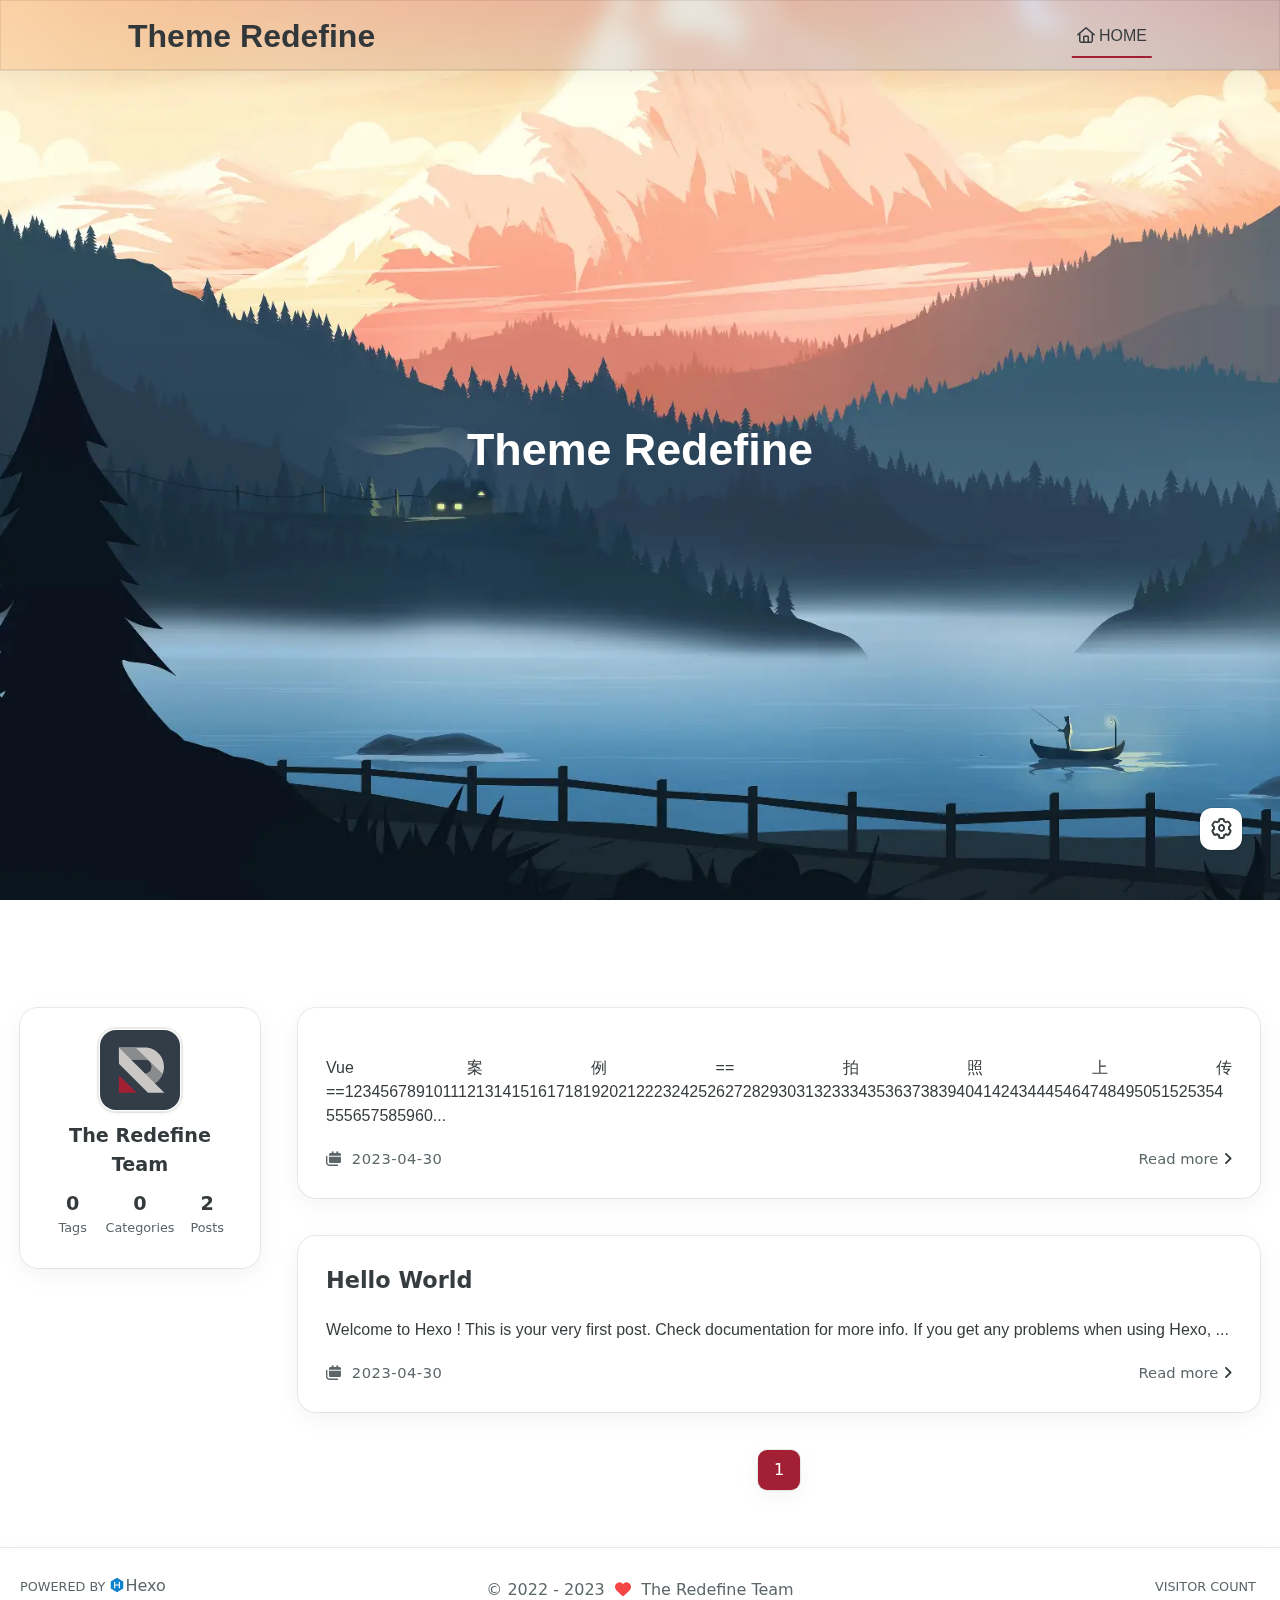
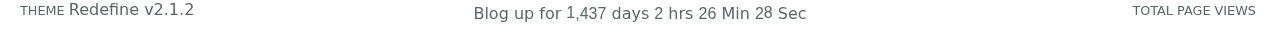
<file: index.html>
<!DOCTYPE html>
<html lang="en">
<head>
    <meta charset="utf-8">
    <meta name="viewport" content="width=device-width, initial-scale=1">
    <meta name="keywords" content="Hexo Theme Redefine">
    
    <meta name="author" content="The Redefine Team">
    <!-- preconnect -->
    <link rel="preconnect" href="https://fonts.googleapis.com">
    <link rel="preconnect" href="https://fonts.gstatic.com" crossorigin>
    <link rel="preconnect" href="https://evan.beee.top" crossorigin>
    
    <!--- Seo Part-->
    
    <link rel="canonical" href="https://wjp527.github.io/"/>
    <meta name="robots" content="index,follow">
    <meta name="googlebot" content="index,follow">
    <meta name="revisit-after" content="1 days">
    
        <meta property="og:type" content="website">
<meta property="og:title" content="Hexo">
<meta property="og:url" content="https://wjp527.github.io/index.html">
<meta property="og:site_name" content="Hexo">
<meta property="og:locale" content="en_US">
<meta property="article:author" content="wjp">
<meta name="twitter:card" content="summary">
    
    <!--- Icon Part-->
    <link rel="icon" type="image/png" href="/images/redefine-favicon.svg" sizes="192x192">
    <link rel="apple-touch-icon" sizes="180x180" href="/images/redefine-favicon.svg">
    <meta name="theme-color" content="#A31F34">
    <link rel="shortcut icon" href="/images/redefine-favicon.svg">
    <!--- Page Info-->
    
    <title>
        
        Theme Redefine
    </title>
    
<link rel="stylesheet" href="/css/style.css">

    
<link rel="stylesheet" href="/assets/fonts.css">

    <!--- Font Part-->
    
    
    
    

    <!--- Inject Part-->
    
    <script id="hexo-configurations">
    let Global = window.Global || {};
    Global.hexo_config = {"hostname":"wjp527.github.io","root":"/","language":"en"};
    Global.theme_config = {"articles":{"style":{"font_size":"16px","line_height":1.5,"image_border_radius":"14px","image_alignment":"center","image_caption":false,"link_icon":true},"word_count":{"enable":true,"count":true,"min2read":true},"author_label":{"enable":true,"auto":false,"list":[""]},"code_block":{"copy":true,"style":"mac","font":{"enable":false,"family":null,"url":null}},"toc":{"enable":true,"max_depth":3,"number":false,"expand":true,"init_open":true},"copyright":true,"lazyload":true,"recommendation":{"enable":false,"title":"推荐阅读","limit":3,"placeholder":"/images/wallhaven-wqery6-light.webp","skip_dirs":[]}},"colors":{"primary":"#A31F34","secondary":null},"global":{"fonts":{"chinese":{"enable":false,"family":null,"url":null},"english":{"enable":false,"family":null,"url":null}},"content_max_width":"1000px","sidebar_width":"210px","hover":{"shadow":true,"scale":false},"scroll_progress":{"bar":false,"percentage":true},"busuanzi_counter":{"enable":true,"site_pv":true,"site_uv":true,"post_pv":true},"pjax":true,"open_graph":true},"home_banner":{"enable":true,"image":{"light":"/images/wallhaven-wqery6-light.webp","dark":"/images/wallhaven-wqery6-dark.webp"},"title":"Theme Redefine","subtitle":{"text":[],"hitokoto":{"enable":false,"api":"https://v1.hitokoto.cn"},"typing_speed":100,"backing_speed":80,"starting_delay":500,"backing_delay":1500,"loop":true,"smart_backspace":true},"text_color":{"light":"#fff","dark":"#d1d1b6"},"text_style":{"title_size":"2.8rem","subtitle_size":"1.5rem","line_height":1.2},"custom_font":{"enable":false,"family":null,"url":null},"social_links":{"enable":false,"links":{"github":null,"instagram":null,"zhihu":null,"twitter":null,"email":null}}},"plugins":{"feed":{"enable":false},"aplayer":{"enable":false,"type":"fixed","audios":[{"name":null,"artist":null,"url":null,"cover":null}]},"mermaid":{"enable":false,"version":"9.3.0"}},"version":"2.1.2","navbar":{"auto_hide":false,"color":{"left":"#f78736","right":"#367df7","transparency":35},"links":{"Home":{"path":"/","icon":"fa-regular fa-house"}},"search":{"enable":false,"preload":true}},"page_templates":{"friends_column":2,"tags_style":"blur"},"home":{"sidebar":{"enable":true,"position":"left","first_item":"menu","announcement":null,"links":null},"article_date_format":"auto","categories":{"enable":true,"limit":3},"tags":{"enable":true,"limit":3}}};
    Global.language_ago = {"second":"%s seconds ago","minute":"%s minutes ago","hour":"%s hours ago","day":"%s days ago","week":"%s weeks ago","month":"%s months ago","year":"%s years ago"};
  </script>
    
    <!--- Fontawesome Part-->
    
<link rel="stylesheet" href="/fontawesome/fontawesome.min.css">

    
<link rel="stylesheet" href="/fontawesome/brands.min.css">

    
<link rel="stylesheet" href="/fontawesome/solid.min.css">

    
<link rel="stylesheet" href="/fontawesome/regular.min.css">

    
    
    
    
<meta name="generator" content="Hexo 5.4.2"></head>


<body>
<div class="progress-bar-container">
    

    
        <span class="pjax-progress-bar"></span>
        <span class="pjax-progress-icon">
            <i class="fa-solid fa-circle-notch fa-spin"></i>
        </span>
    
</div>


<main class="page-container">

    
        <div class="home-banner-container flex-center">
    <div class="content flex-center">
        <div class="description fade-in-down-animation" >
          Theme Redefine 
          
            <p><i id="subtitle"></i></p>
          
        </div>
        
    </div>
</div>

    

    <div class="main-content-container">

        <div class="main-content-header">
            <header class="navbar-container">
    
    <div class="navbar-content has-home-banner">
        <div class="left">
            
            <a class="logo-title" href="/">
                <h1>
                Theme Redefine
                </h1>
            </a>
        </div>

        <div class="right">
            <!-- PC -->
            <div class="desktop">
                <ul class="navbar-list">
                    
                        
                            <li class="navbar-item">
                                <!-- Menu -->
                                <a class="active" 
                                    href="/"  >
                                    
                                        
                                            <i class="fa-regular fa-house"></i>
                                        
                                        HOME
                                    
                                </a>
                                <!-- Submenu -->
                                
                            </li>
                    
                    
                </ul>
            </div>
            <!-- Mobile -->
            <div class="mobile">
                
                <div class="icon-item navbar-bar">
                    <div class="navbar-bar-middle"></div>
                </div>
            </div>
        </div>
    </div>

    <!-- Mobile drawer -->
    <div class="navbar-drawer">
        <ul class="drawer-navbar-list">
            
                
                    <li class="drawer-navbar-item flex-center">
                        <a class="active" 
                        href="/"  >
                             
                                
                                    <i class="fa-regular fa-house"></i>
                                
                                HOME
                            
                        </a>
                    </li>
                    <!-- Submenu -->
                    
            

        </ul>
    </div>

    <div class="window-mask"></div>

</header>


        </div>

        <div class="main-content-body">

            
                <div class="home-sidebar-container fade-in-down-animation">
    <div class="sticky-container">
        
            
            <div class="sidebar-content" >
                <div class="avatar">
                    <img src="/images/redefine-avatar.svg">
                </div>
                <div class="author">
                    <div class="name">The Redefine Team</div>
                    
                        <div class="label"></div>
                    
                </div>
                <div class="statistics">
                    <a class="item" href="/tags">
                        <div class="number">0</div>
                        <div class="label">Tags</div>
                    </a>
                    <a class="item" href="/categories">
                        <div class="number">0</div>
                        <div class="label">Categories</div>
                    </a>
                    <a class="item" href="/archives">
                        <div class="number">2</div>
                        <div class="label">Posts</div>
                    </a>
                </div>
            </div>
        

    </div>
</div>

            

            <div class="main-content">

                
                    <div class="home-content-container fade-in-down-animation">
    <ul class="home-article-list">
        
            <li class="home-article-item">

                

                

                <h3 class="home-article-title">
                    <a href="/2023/04/30/Vue%20%E6%A1%88%E4%BE%8B/">
                        
                    </a>
                </h3>

                <div class="home-article-content markdown-body">
                    
                        Vue 案例==拍照上传==123456789101112131415161718192021222324252627282930313233343536373839404142434445464748495051525354555657585960...
                    
                </div>

                <div class="home-article-meta-info-container">
    <div class="home-article-meta-info">
        <span><i class="fa-solid fa-calendars"></i>&nbsp;
            <span class="home-article-date" data-date="Sun Apr 30 2023 14:31:50 GMT+0800">
                
                    2023-04-30
                
            </span>
        </span>
        
        
    </div>

    <a href="/2023/04/30/Vue%20%E6%A1%88%E4%BE%8B/">Read more<span class="seo-reader-text"></span>&nbsp;<i class="fa-solid fa-angle-right"></i></a>
</div>

            </li>
        
            <li class="home-article-item">

                

                

                <h3 class="home-article-title">
                    <a href="/2023/04/30/hello-world/">
                        Hello World
                    </a>
                </h3>

                <div class="home-article-content markdown-body">
                    
                        Welcome to Hexo ! This is your very first post. Check documentation  for more info. If you get any problems when using Hexo, ...
                    
                </div>

                <div class="home-article-meta-info-container">
    <div class="home-article-meta-info">
        <span><i class="fa-solid fa-calendars"></i>&nbsp;
            <span class="home-article-date" data-date="Sun Apr 30 2023 13:27:00 GMT+0800">
                
                    2023-04-30
                
            </span>
        </span>
        
        
    </div>

    <a href="/2023/04/30/hello-world/">Read more<span class="seo-reader-text">Hello World</span>&nbsp;<i class="fa-solid fa-angle-right"></i></a>
</div>

            </li>
        
    </ul>

    <div class="home-paginator">
        <div class="paginator">
    <span class="page-number current">1</span>
</div>

    </div>
</div>

                

            </div>
            
            

        </div>

        <div class="main-content-footer">
            <footer class="footer">
    <div class="info-container">
        <div class="copyright-info">
            &copy;
            
              <span>2022</span>
              -
            
            2023&nbsp;&nbsp;<i class="fa-solid fa-heart fa-beat" style="--fa-animation-duration: 0.5s; color: #f54545"></i>&nbsp;&nbsp;<a href="/">The Redefine Team</a>
        </div>
        
            <script async data-pjax src="//busuanzi.ibruce.info/busuanzi/2.3/busuanzi.pure.mini.js"></script>
            <div class="website-count info-item">
                
                    <span id="busuanzi_container_site_uv" class="busuanzi_container_site_uv">
                        VISITOR COUNT&nbsp;<span id="busuanzi_value_site_uv" class="busuanzi_value_site_uv"></span>
                    </span>
                
                
                    <span id="busuanzi_container_site_pv" class="busuanzi_container_site_pv">
                        TOTAL PAGE VIEWS&nbsp;<span id="busuanzi_value_site_pv" class="busuanzi_value_site_pv"></span>
                    </span>
                
            </div>
        
        <div class="theme-info info-item">
            <span class="powered-by-container">POWERED BY <?xml version="1.0" encoding="utf-8"?><!DOCTYPE svg PUBLIC "-//W3C//DTD SVG 1.1//EN" "http://www.w3.org/Graphics/SVG/1.1/DTD/svg11.dtd"><svg version="1.1" id="圖層_1" xmlns="http://www.w3.org/2000/svg" xmlns:xlink="http://www.w3.org/1999/xlink" x="0px" y="0px" width="1rem" height="1rem" viewBox="0 0 512 512" enable-background="new 0 0 512 512" xml:space="preserve"><path fill="#0E83CD" d="M256.4,25.8l-200,115.5L56,371.5l199.6,114.7l200-115.5l0.4-230.2L256.4,25.8z M349,354.6l-18.4,10.7l-18.6-11V275H200v79.6l-18.4,10.7l-18.6-11v-197l18.5-10.6l18.5,10.8V237h112v-79.6l18.5-10.6l18.5,10.8V354.6z"/></svg><a target="_blank" href="https://hexo.io">Hexo</a></span>
                <br>
            <span class="theme-version-container">THEME&nbsp;<a class="theme-version" target="_blank" href="https://github.com/EvanNotFound/hexo-theme-redefine">Redefine v2.1.2</a>
        </div>
        
        
        
            <div id="start_div" style="display:none">
                2022/8/17 11:45:14
            </div>
            <div>
                Blog up for <span class="odometer" id="runtime_days" ></span> days <span class="odometer" id="runtime_hours"></span> hrs <span class="odometer" id="runtime_minutes"></span> Min <span class="odometer" id="runtime_seconds"></span> Sec
            </div>
        
        
        
            <script async data-pjax>
                try {
                    function odometer_init() {
                    const elements = document.querySelectorAll('.odometer');
                    elements.forEach(el => {
                        new Odometer({
                            el,
                            format: '( ddd).dd',
                            duration: 200
                        });
                    });
                    }
                    odometer_init();
                } catch (error) {}
            </script>
        
        
        
    </div>  
</footer>
        </div>
    </div>

    

    <div class="right-side-tools-container">
        <div class="side-tools-container">
    <ul class="hidden-tools-list">
        <li class="right-bottom-tools tool-font-adjust-plus flex-center">
            <i class="fa-regular fa-magnifying-glass-plus"></i>
        </li>

        <li class="right-bottom-tools tool-font-adjust-minus flex-center">
            <i class="fa-regular fa-magnifying-glass-minus"></i>
        </li>

        <li class="right-bottom-tools tool-expand-width flex-center">
            <i class="fa-regular fa-expand"></i>
        </li>

        <li class="right-bottom-tools tool-dark-light-toggle flex-center">
            <i class="fa-regular fa-moon"></i>
        </li>

        <!-- rss -->
        

        

        <li class="right-bottom-tools tool-scroll-to-bottom flex-center">
            <i class="fa-regular fa-arrow-down"></i>
        </li>
    </ul>

    <ul class="visible-tools-list">
        <li class="right-bottom-tools toggle-tools-list flex-center">
            <i class="fa-regular fa-cog fa-spin"></i>
        </li>
        
            <li class="right-bottom-tools tool-scroll-to-top flex-center">
                <i class="arrow-up fas fa-arrow-up"></i>
                <span class="percent"></span>
            </li>
        
        
    </ul>
</div>

    </div>

    <div class="image-viewer-container">
    <img src="">
</div>


    


</main>





<script src="/js/utils.js"></script>

<script src="/js/main.js"></script>

<script src="/js/layouts/navbarShrink.js"></script>

<script src="/js/tools/scrollTopBottom.js"></script>

<script src="/js/tools/lightDarkSwitch.js"></script>





    
<script src="/js/tools/codeBlock.js"></script>




    
<script src="/js/layouts/lazyload.js"></script>




    
<script src="/js/tools/runtime.js"></script>

    
<script src="/js/layouts/odometer.min.js"></script>

    
<link rel="stylesheet" href="/assets/odometer-theme-minimal.css">




  
<script src="/js/libs/Typed.min.js"></script>

  
<script src="/js/plugins/typed.js"></script>







<div class="post-scripts pjax">
    
</div>


    
<script src="/js/libs/pjax.min.js"></script>

<script>
    window.addEventListener('DOMContentLoaded', () => {
        window.pjax = new Pjax({
            selectors: [
                'head title',
                '.page-container',
                '.pjax',
            ],
            history: true,
            debug: false,
            cacheBust: false,
            timeout: 0,
            analytics: false,
            currentUrlFullReload: false,
            scrollRestoration: false,
            // scrollTo: true,
        });

        document.addEventListener('pjax:send', () => {
            Global.utils.pjaxProgressBarStart();
        });

        document.addEventListener('pjax:complete', () => {
            Global.utils.pjaxProgressBarEnd();
            window.pjax.executeScripts(document.querySelectorAll('script[data-pjax], .pjax script'));
            Global.refresh();
        });
    });
</script>




</body>
</html>
</file>
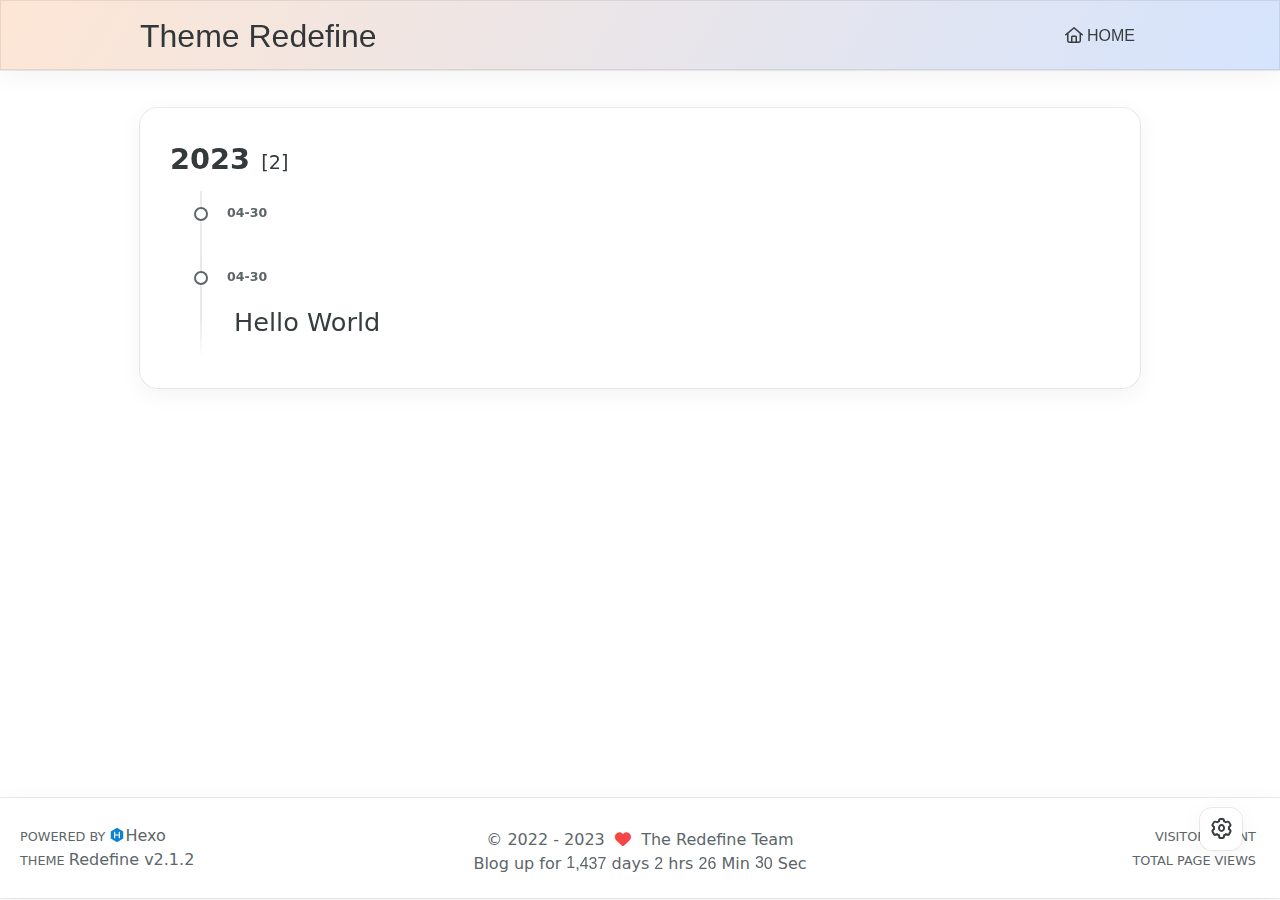
<file: archives/index.html>
<!DOCTYPE html>
<html lang="en">
<head>
    <meta charset="utf-8">
    <meta name="viewport" content="width=device-width, initial-scale=1">
    <meta name="keywords" content="Hexo Theme Redefine">
    
    <meta name="author" content="The Redefine Team">
    <!-- preconnect -->
    <link rel="preconnect" href="https://fonts.googleapis.com">
    <link rel="preconnect" href="https://fonts.gstatic.com" crossorigin>
    <link rel="preconnect" href="https://evan.beee.top" crossorigin>
    
    <!--- Seo Part-->
    
    <link rel="canonical" href="https://wjp527.github.io/archives/"/>
    <meta name="robots" content="index,follow">
    <meta name="googlebot" content="index,follow">
    <meta name="revisit-after" content="1 days">
    
        <meta property="og:type" content="website">
<meta property="og:title" content="Hexo">
<meta property="og:url" content="https://wjp527.github.io/archives/index.html">
<meta property="og:site_name" content="Hexo">
<meta property="og:locale" content="en_US">
<meta property="article:author" content="wjp">
<meta name="twitter:card" content="summary">
    
    <!--- Icon Part-->
    <link rel="icon" type="image/png" href="/images/redefine-favicon.svg" sizes="192x192">
    <link rel="apple-touch-icon" sizes="180x180" href="/images/redefine-favicon.svg">
    <meta name="theme-color" content="#A31F34">
    <link rel="shortcut icon" href="/images/redefine-favicon.svg">
    <!--- Page Info-->
    
    <title>
        
            Archive -
        
        Theme Redefine
    </title>
    
<link rel="stylesheet" href="/css/style.css">

    
<link rel="stylesheet" href="/assets/fonts.css">

    <!--- Font Part-->
    
    
    
    

    <!--- Inject Part-->
    
    <script id="hexo-configurations">
    let Global = window.Global || {};
    Global.hexo_config = {"hostname":"wjp527.github.io","root":"/","language":"en"};
    Global.theme_config = {"articles":{"style":{"font_size":"16px","line_height":1.5,"image_border_radius":"14px","image_alignment":"center","image_caption":false,"link_icon":true},"word_count":{"enable":true,"count":true,"min2read":true},"author_label":{"enable":true,"auto":false,"list":[""]},"code_block":{"copy":true,"style":"mac","font":{"enable":false,"family":null,"url":null}},"toc":{"enable":true,"max_depth":3,"number":false,"expand":true,"init_open":true},"copyright":true,"lazyload":true,"recommendation":{"enable":false,"title":"推荐阅读","limit":3,"placeholder":"/images/wallhaven-wqery6-light.webp","skip_dirs":[]}},"colors":{"primary":"#A31F34","secondary":null},"global":{"fonts":{"chinese":{"enable":false,"family":null,"url":null},"english":{"enable":false,"family":null,"url":null}},"content_max_width":"1000px","sidebar_width":"210px","hover":{"shadow":true,"scale":false},"scroll_progress":{"bar":false,"percentage":true},"busuanzi_counter":{"enable":true,"site_pv":true,"site_uv":true,"post_pv":true},"pjax":true,"open_graph":true},"home_banner":{"enable":true,"image":{"light":"/images/wallhaven-wqery6-light.webp","dark":"/images/wallhaven-wqery6-dark.webp"},"title":"Theme Redefine","subtitle":{"text":[],"hitokoto":{"enable":false,"api":"https://v1.hitokoto.cn"},"typing_speed":100,"backing_speed":80,"starting_delay":500,"backing_delay":1500,"loop":true,"smart_backspace":true},"text_color":{"light":"#fff","dark":"#d1d1b6"},"text_style":{"title_size":"2.8rem","subtitle_size":"1.5rem","line_height":1.2},"custom_font":{"enable":false,"family":null,"url":null},"social_links":{"enable":false,"links":{"github":null,"instagram":null,"zhihu":null,"twitter":null,"email":null}}},"plugins":{"feed":{"enable":false},"aplayer":{"enable":false,"type":"fixed","audios":[{"name":null,"artist":null,"url":null,"cover":null}]},"mermaid":{"enable":false,"version":"9.3.0"}},"version":"2.1.2","navbar":{"auto_hide":false,"color":{"left":"#f78736","right":"#367df7","transparency":35},"links":{"Home":{"path":"/","icon":"fa-regular fa-house"}},"search":{"enable":false,"preload":true}},"page_templates":{"friends_column":2,"tags_style":"blur"},"home":{"sidebar":{"enable":true,"position":"left","first_item":"menu","announcement":null,"links":null},"article_date_format":"auto","categories":{"enable":true,"limit":3},"tags":{"enable":true,"limit":3}}};
    Global.language_ago = {"second":"%s seconds ago","minute":"%s minutes ago","hour":"%s hours ago","day":"%s days ago","week":"%s weeks ago","month":"%s months ago","year":"%s years ago"};
  </script>
    
    <!--- Fontawesome Part-->
    
<link rel="stylesheet" href="/fontawesome/fontawesome.min.css">

    
<link rel="stylesheet" href="/fontawesome/brands.min.css">

    
<link rel="stylesheet" href="/fontawesome/solid.min.css">

    
<link rel="stylesheet" href="/fontawesome/regular.min.css">

    
    
    
    
<meta name="generator" content="Hexo 5.4.2"></head>


<body>
<div class="progress-bar-container">
    

    
        <span class="pjax-progress-bar"></span>
        <span class="pjax-progress-icon">
            <i class="fa-solid fa-circle-notch fa-spin"></i>
        </span>
    
</div>


<main class="page-container">

    

    <div class="main-content-container">

        <div class="main-content-header">
            <header class="navbar-container">
    
    <div class="navbar-content">
        <div class="left">
            
            <a class="logo-title" href="/">
                
                Theme Redefine
                
            </a>
        </div>

        <div class="right">
            <!-- PC -->
            <div class="desktop">
                <ul class="navbar-list">
                    
                        
                            <li class="navbar-item">
                                <!-- Menu -->
                                <a class="" 
                                    href="/"  >
                                    
                                        
                                            <i class="fa-regular fa-house"></i>
                                        
                                        HOME
                                    
                                </a>
                                <!-- Submenu -->
                                
                            </li>
                    
                    
                </ul>
            </div>
            <!-- Mobile -->
            <div class="mobile">
                
                <div class="icon-item navbar-bar">
                    <div class="navbar-bar-middle"></div>
                </div>
            </div>
        </div>
    </div>

    <!-- Mobile drawer -->
    <div class="navbar-drawer">
        <ul class="drawer-navbar-list">
            
                
                    <li class="drawer-navbar-item flex-center">
                        <a class="" 
                        href="/"  >
                             
                                
                                    <i class="fa-regular fa-house"></i>
                                
                                HOME
                            
                        </a>
                    </li>
                    <!-- Submenu -->
                    
            

        </ul>
    </div>

    <div class="window-mask"></div>

</header>


        </div>

        <div class="main-content-body">

            

            <div class="main-content">

                
                    <div class="fade-in-down-animation">
    <div class="archive-container ">
        
<div class="archive-list-container">
    
        <section class="archive-item">
            <div class="archive-item-header">
                <span class="archive-year">2023</span>
                <span class="archive-year-post-count">[2]</span>
            </div>
            <ul class="article-list">
              
              <li class="article-item" date-is='04-30'>
                <a href="/2023/04/30/Vue%20%E6%A1%88%E4%BE%8B/">
                  <span class="article-title"></span>
                </a>
              </li>
              
              <li class="article-item" date-is='04-30'>
                <a href="/2023/04/30/hello-world/">
                  <span class="article-title">Hello World</span>
                </a>
              </li>
              
            </ul>
        </section>
    
</div>

    </div>
</div>

                

            </div>
            
            

        </div>

        <div class="main-content-footer">
            <footer class="footer">
    <div class="info-container">
        <div class="copyright-info">
            &copy;
            
              <span>2022</span>
              -
            
            2023&nbsp;&nbsp;<i class="fa-solid fa-heart fa-beat" style="--fa-animation-duration: 0.5s; color: #f54545"></i>&nbsp;&nbsp;<a href="/">The Redefine Team</a>
        </div>
        
            <script async data-pjax src="//busuanzi.ibruce.info/busuanzi/2.3/busuanzi.pure.mini.js"></script>
            <div class="website-count info-item">
                
                    <span id="busuanzi_container_site_uv" class="busuanzi_container_site_uv">
                        VISITOR COUNT&nbsp;<span id="busuanzi_value_site_uv" class="busuanzi_value_site_uv"></span>
                    </span>
                
                
                    <span id="busuanzi_container_site_pv" class="busuanzi_container_site_pv">
                        TOTAL PAGE VIEWS&nbsp;<span id="busuanzi_value_site_pv" class="busuanzi_value_site_pv"></span>
                    </span>
                
            </div>
        
        <div class="theme-info info-item">
            <span class="powered-by-container">POWERED BY <?xml version="1.0" encoding="utf-8"?><!DOCTYPE svg PUBLIC "-//W3C//DTD SVG 1.1//EN" "http://www.w3.org/Graphics/SVG/1.1/DTD/svg11.dtd"><svg version="1.1" id="圖層_1" xmlns="http://www.w3.org/2000/svg" xmlns:xlink="http://www.w3.org/1999/xlink" x="0px" y="0px" width="1rem" height="1rem" viewBox="0 0 512 512" enable-background="new 0 0 512 512" xml:space="preserve"><path fill="#0E83CD" d="M256.4,25.8l-200,115.5L56,371.5l199.6,114.7l200-115.5l0.4-230.2L256.4,25.8z M349,354.6l-18.4,10.7l-18.6-11V275H200v79.6l-18.4,10.7l-18.6-11v-197l18.5-10.6l18.5,10.8V237h112v-79.6l18.5-10.6l18.5,10.8V354.6z"/></svg><a target="_blank" href="https://hexo.io">Hexo</a></span>
                <br>
            <span class="theme-version-container">THEME&nbsp;<a class="theme-version" target="_blank" href="https://github.com/EvanNotFound/hexo-theme-redefine">Redefine v2.1.2</a>
        </div>
        
        
        
            <div id="start_div" style="display:none">
                2022/8/17 11:45:14
            </div>
            <div>
                Blog up for <span class="odometer" id="runtime_days" ></span> days <span class="odometer" id="runtime_hours"></span> hrs <span class="odometer" id="runtime_minutes"></span> Min <span class="odometer" id="runtime_seconds"></span> Sec
            </div>
        
        
        
            <script async data-pjax>
                try {
                    function odometer_init() {
                    const elements = document.querySelectorAll('.odometer');
                    elements.forEach(el => {
                        new Odometer({
                            el,
                            format: '( ddd).dd',
                            duration: 200
                        });
                    });
                    }
                    odometer_init();
                } catch (error) {}
            </script>
        
        
        
    </div>  
</footer>
        </div>
    </div>

    

    <div class="right-side-tools-container">
        <div class="side-tools-container">
    <ul class="hidden-tools-list">
        <li class="right-bottom-tools tool-font-adjust-plus flex-center">
            <i class="fa-regular fa-magnifying-glass-plus"></i>
        </li>

        <li class="right-bottom-tools tool-font-adjust-minus flex-center">
            <i class="fa-regular fa-magnifying-glass-minus"></i>
        </li>

        <li class="right-bottom-tools tool-expand-width flex-center">
            <i class="fa-regular fa-expand"></i>
        </li>

        <li class="right-bottom-tools tool-dark-light-toggle flex-center">
            <i class="fa-regular fa-moon"></i>
        </li>

        <!-- rss -->
        

        

        <li class="right-bottom-tools tool-scroll-to-bottom flex-center">
            <i class="fa-regular fa-arrow-down"></i>
        </li>
    </ul>

    <ul class="visible-tools-list">
        <li class="right-bottom-tools toggle-tools-list flex-center">
            <i class="fa-regular fa-cog fa-spin"></i>
        </li>
        
            <li class="right-bottom-tools tool-scroll-to-top flex-center">
                <i class="arrow-up fas fa-arrow-up"></i>
                <span class="percent"></span>
            </li>
        
        
    </ul>
</div>

    </div>

    <div class="image-viewer-container">
    <img src="">
</div>


    


</main>




<script src="/js/utils.js"></script>

<script src="/js/main.js"></script>

<script src="/js/layouts/navbarShrink.js"></script>

<script src="/js/tools/scrollTopBottom.js"></script>

<script src="/js/tools/lightDarkSwitch.js"></script>





    
<script src="/js/tools/codeBlock.js"></script>




    
<script src="/js/layouts/lazyload.js"></script>




    
<script src="/js/tools/runtime.js"></script>

    
<script src="/js/layouts/odometer.min.js"></script>

    
<link rel="stylesheet" href="/assets/odometer-theme-minimal.css">




  
<script src="/js/libs/Typed.min.js"></script>

  
<script src="/js/plugins/typed.js"></script>







<div class="post-scripts pjax">
    
</div>


    
<script src="/js/libs/pjax.min.js"></script>

<script>
    window.addEventListener('DOMContentLoaded', () => {
        window.pjax = new Pjax({
            selectors: [
                'head title',
                '.page-container',
                '.pjax',
            ],
            history: true,
            debug: false,
            cacheBust: false,
            timeout: 0,
            analytics: false,
            currentUrlFullReload: false,
            scrollRestoration: false,
            // scrollTo: true,
        });

        document.addEventListener('pjax:send', () => {
            Global.utils.pjaxProgressBarStart();
        });

        document.addEventListener('pjax:complete', () => {
            Global.utils.pjaxProgressBarEnd();
            window.pjax.executeScripts(document.querySelectorAll('script[data-pjax], .pjax script'));
            Global.refresh();
        });
    });
</script>




</body>
</html>
</file>
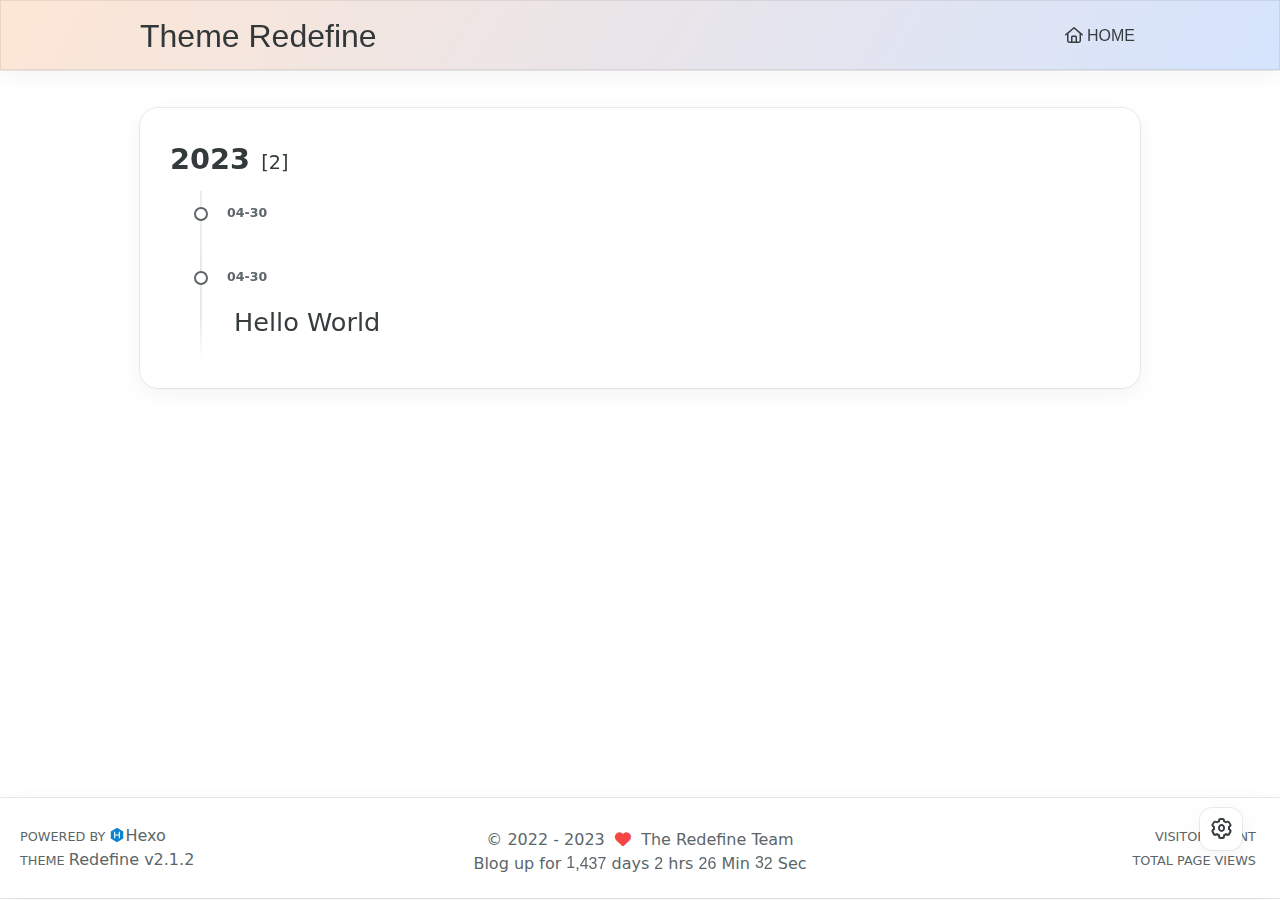
<file: archives/2023/index.html>
<!DOCTYPE html>
<html lang="en">
<head>
    <meta charset="utf-8">
    <meta name="viewport" content="width=device-width, initial-scale=1">
    <meta name="keywords" content="Hexo Theme Redefine">
    
    <meta name="author" content="The Redefine Team">
    <!-- preconnect -->
    <link rel="preconnect" href="https://fonts.googleapis.com">
    <link rel="preconnect" href="https://fonts.gstatic.com" crossorigin>
    <link rel="preconnect" href="https://evan.beee.top" crossorigin>
    
    <!--- Seo Part-->
    
    <link rel="canonical" href="https://wjp527.github.io/archives/2023/"/>
    <meta name="robots" content="index,follow">
    <meta name="googlebot" content="index,follow">
    <meta name="revisit-after" content="1 days">
    
        <meta property="og:type" content="website">
<meta property="og:title" content="Hexo">
<meta property="og:url" content="https://wjp527.github.io/archives/2023/index.html">
<meta property="og:site_name" content="Hexo">
<meta property="og:locale" content="en_US">
<meta property="article:author" content="wjp">
<meta name="twitter:card" content="summary">
    
    <!--- Icon Part-->
    <link rel="icon" type="image/png" href="/images/redefine-favicon.svg" sizes="192x192">
    <link rel="apple-touch-icon" sizes="180x180" href="/images/redefine-favicon.svg">
    <meta name="theme-color" content="#A31F34">
    <link rel="shortcut icon" href="/images/redefine-favicon.svg">
    <!--- Page Info-->
    
    <title>
        
            Archive: 2023 -
        
        Theme Redefine
    </title>
    
<link rel="stylesheet" href="/css/style.css">

    
<link rel="stylesheet" href="/assets/fonts.css">

    <!--- Font Part-->
    
    
    
    

    <!--- Inject Part-->
    
    <script id="hexo-configurations">
    let Global = window.Global || {};
    Global.hexo_config = {"hostname":"wjp527.github.io","root":"/","language":"en"};
    Global.theme_config = {"articles":{"style":{"font_size":"16px","line_height":1.5,"image_border_radius":"14px","image_alignment":"center","image_caption":false,"link_icon":true},"word_count":{"enable":true,"count":true,"min2read":true},"author_label":{"enable":true,"auto":false,"list":[""]},"code_block":{"copy":true,"style":"mac","font":{"enable":false,"family":null,"url":null}},"toc":{"enable":true,"max_depth":3,"number":false,"expand":true,"init_open":true},"copyright":true,"lazyload":true,"recommendation":{"enable":false,"title":"推荐阅读","limit":3,"placeholder":"/images/wallhaven-wqery6-light.webp","skip_dirs":[]}},"colors":{"primary":"#A31F34","secondary":null},"global":{"fonts":{"chinese":{"enable":false,"family":null,"url":null},"english":{"enable":false,"family":null,"url":null}},"content_max_width":"1000px","sidebar_width":"210px","hover":{"shadow":true,"scale":false},"scroll_progress":{"bar":false,"percentage":true},"busuanzi_counter":{"enable":true,"site_pv":true,"site_uv":true,"post_pv":true},"pjax":true,"open_graph":true},"home_banner":{"enable":true,"image":{"light":"/images/wallhaven-wqery6-light.webp","dark":"/images/wallhaven-wqery6-dark.webp"},"title":"Theme Redefine","subtitle":{"text":[],"hitokoto":{"enable":false,"api":"https://v1.hitokoto.cn"},"typing_speed":100,"backing_speed":80,"starting_delay":500,"backing_delay":1500,"loop":true,"smart_backspace":true},"text_color":{"light":"#fff","dark":"#d1d1b6"},"text_style":{"title_size":"2.8rem","subtitle_size":"1.5rem","line_height":1.2},"custom_font":{"enable":false,"family":null,"url":null},"social_links":{"enable":false,"links":{"github":null,"instagram":null,"zhihu":null,"twitter":null,"email":null}}},"plugins":{"feed":{"enable":false},"aplayer":{"enable":false,"type":"fixed","audios":[{"name":null,"artist":null,"url":null,"cover":null}]},"mermaid":{"enable":false,"version":"9.3.0"}},"version":"2.1.2","navbar":{"auto_hide":false,"color":{"left":"#f78736","right":"#367df7","transparency":35},"links":{"Home":{"path":"/","icon":"fa-regular fa-house"}},"search":{"enable":false,"preload":true}},"page_templates":{"friends_column":2,"tags_style":"blur"},"home":{"sidebar":{"enable":true,"position":"left","first_item":"menu","announcement":null,"links":null},"article_date_format":"auto","categories":{"enable":true,"limit":3},"tags":{"enable":true,"limit":3}}};
    Global.language_ago = {"second":"%s seconds ago","minute":"%s minutes ago","hour":"%s hours ago","day":"%s days ago","week":"%s weeks ago","month":"%s months ago","year":"%s years ago"};
  </script>
    
    <!--- Fontawesome Part-->
    
<link rel="stylesheet" href="/fontawesome/fontawesome.min.css">

    
<link rel="stylesheet" href="/fontawesome/brands.min.css">

    
<link rel="stylesheet" href="/fontawesome/solid.min.css">

    
<link rel="stylesheet" href="/fontawesome/regular.min.css">

    
    
    
    
<meta name="generator" content="Hexo 5.4.2"></head>


<body>
<div class="progress-bar-container">
    

    
        <span class="pjax-progress-bar"></span>
        <span class="pjax-progress-icon">
            <i class="fa-solid fa-circle-notch fa-spin"></i>
        </span>
    
</div>


<main class="page-container">

    

    <div class="main-content-container">

        <div class="main-content-header">
            <header class="navbar-container">
    
    <div class="navbar-content">
        <div class="left">
            
            <a class="logo-title" href="/">
                
                Theme Redefine
                
            </a>
        </div>

        <div class="right">
            <!-- PC -->
            <div class="desktop">
                <ul class="navbar-list">
                    
                        
                            <li class="navbar-item">
                                <!-- Menu -->
                                <a class="" 
                                    href="/"  >
                                    
                                        
                                            <i class="fa-regular fa-house"></i>
                                        
                                        HOME
                                    
                                </a>
                                <!-- Submenu -->
                                
                            </li>
                    
                    
                </ul>
            </div>
            <!-- Mobile -->
            <div class="mobile">
                
                <div class="icon-item navbar-bar">
                    <div class="navbar-bar-middle"></div>
                </div>
            </div>
        </div>
    </div>

    <!-- Mobile drawer -->
    <div class="navbar-drawer">
        <ul class="drawer-navbar-list">
            
                
                    <li class="drawer-navbar-item flex-center">
                        <a class="" 
                        href="/"  >
                             
                                
                                    <i class="fa-regular fa-house"></i>
                                
                                HOME
                            
                        </a>
                    </li>
                    <!-- Submenu -->
                    
            

        </ul>
    </div>

    <div class="window-mask"></div>

</header>


        </div>

        <div class="main-content-body">

            

            <div class="main-content">

                
                    <div class="fade-in-down-animation">
    <div class="archive-container ">
        
<div class="archive-list-container">
    
        <section class="archive-item">
            <div class="archive-item-header">
                <span class="archive-year">2023</span>
                <span class="archive-year-post-count">[2]</span>
            </div>
            <ul class="article-list">
              
              <li class="article-item" date-is='04-30'>
                <a href="/2023/04/30/Vue%20%E6%A1%88%E4%BE%8B/">
                  <span class="article-title"></span>
                </a>
              </li>
              
              <li class="article-item" date-is='04-30'>
                <a href="/2023/04/30/hello-world/">
                  <span class="article-title">Hello World</span>
                </a>
              </li>
              
            </ul>
        </section>
    
</div>

    </div>
</div>

                

            </div>
            
            

        </div>

        <div class="main-content-footer">
            <footer class="footer">
    <div class="info-container">
        <div class="copyright-info">
            &copy;
            
              <span>2022</span>
              -
            
            2023&nbsp;&nbsp;<i class="fa-solid fa-heart fa-beat" style="--fa-animation-duration: 0.5s; color: #f54545"></i>&nbsp;&nbsp;<a href="/">The Redefine Team</a>
        </div>
        
            <script async data-pjax src="//busuanzi.ibruce.info/busuanzi/2.3/busuanzi.pure.mini.js"></script>
            <div class="website-count info-item">
                
                    <span id="busuanzi_container_site_uv" class="busuanzi_container_site_uv">
                        VISITOR COUNT&nbsp;<span id="busuanzi_value_site_uv" class="busuanzi_value_site_uv"></span>
                    </span>
                
                
                    <span id="busuanzi_container_site_pv" class="busuanzi_container_site_pv">
                        TOTAL PAGE VIEWS&nbsp;<span id="busuanzi_value_site_pv" class="busuanzi_value_site_pv"></span>
                    </span>
                
            </div>
        
        <div class="theme-info info-item">
            <span class="powered-by-container">POWERED BY <?xml version="1.0" encoding="utf-8"?><!DOCTYPE svg PUBLIC "-//W3C//DTD SVG 1.1//EN" "http://www.w3.org/Graphics/SVG/1.1/DTD/svg11.dtd"><svg version="1.1" id="圖層_1" xmlns="http://www.w3.org/2000/svg" xmlns:xlink="http://www.w3.org/1999/xlink" x="0px" y="0px" width="1rem" height="1rem" viewBox="0 0 512 512" enable-background="new 0 0 512 512" xml:space="preserve"><path fill="#0E83CD" d="M256.4,25.8l-200,115.5L56,371.5l199.6,114.7l200-115.5l0.4-230.2L256.4,25.8z M349,354.6l-18.4,10.7l-18.6-11V275H200v79.6l-18.4,10.7l-18.6-11v-197l18.5-10.6l18.5,10.8V237h112v-79.6l18.5-10.6l18.5,10.8V354.6z"/></svg><a target="_blank" href="https://hexo.io">Hexo</a></span>
                <br>
            <span class="theme-version-container">THEME&nbsp;<a class="theme-version" target="_blank" href="https://github.com/EvanNotFound/hexo-theme-redefine">Redefine v2.1.2</a>
        </div>
        
        
        
            <div id="start_div" style="display:none">
                2022/8/17 11:45:14
            </div>
            <div>
                Blog up for <span class="odometer" id="runtime_days" ></span> days <span class="odometer" id="runtime_hours"></span> hrs <span class="odometer" id="runtime_minutes"></span> Min <span class="odometer" id="runtime_seconds"></span> Sec
            </div>
        
        
        
            <script async data-pjax>
                try {
                    function odometer_init() {
                    const elements = document.querySelectorAll('.odometer');
                    elements.forEach(el => {
                        new Odometer({
                            el,
                            format: '( ddd).dd',
                            duration: 200
                        });
                    });
                    }
                    odometer_init();
                } catch (error) {}
            </script>
        
        
        
    </div>  
</footer>
        </div>
    </div>

    

    <div class="right-side-tools-container">
        <div class="side-tools-container">
    <ul class="hidden-tools-list">
        <li class="right-bottom-tools tool-font-adjust-plus flex-center">
            <i class="fa-regular fa-magnifying-glass-plus"></i>
        </li>

        <li class="right-bottom-tools tool-font-adjust-minus flex-center">
            <i class="fa-regular fa-magnifying-glass-minus"></i>
        </li>

        <li class="right-bottom-tools tool-expand-width flex-center">
            <i class="fa-regular fa-expand"></i>
        </li>

        <li class="right-bottom-tools tool-dark-light-toggle flex-center">
            <i class="fa-regular fa-moon"></i>
        </li>

        <!-- rss -->
        

        

        <li class="right-bottom-tools tool-scroll-to-bottom flex-center">
            <i class="fa-regular fa-arrow-down"></i>
        </li>
    </ul>

    <ul class="visible-tools-list">
        <li class="right-bottom-tools toggle-tools-list flex-center">
            <i class="fa-regular fa-cog fa-spin"></i>
        </li>
        
            <li class="right-bottom-tools tool-scroll-to-top flex-center">
                <i class="arrow-up fas fa-arrow-up"></i>
                <span class="percent"></span>
            </li>
        
        
    </ul>
</div>

    </div>

    <div class="image-viewer-container">
    <img src="">
</div>


    


</main>




<script src="/js/utils.js"></script>

<script src="/js/main.js"></script>

<script src="/js/layouts/navbarShrink.js"></script>

<script src="/js/tools/scrollTopBottom.js"></script>

<script src="/js/tools/lightDarkSwitch.js"></script>





    
<script src="/js/tools/codeBlock.js"></script>




    
<script src="/js/layouts/lazyload.js"></script>




    
<script src="/js/tools/runtime.js"></script>

    
<script src="/js/layouts/odometer.min.js"></script>

    
<link rel="stylesheet" href="/assets/odometer-theme-minimal.css">




  
<script src="/js/libs/Typed.min.js"></script>

  
<script src="/js/plugins/typed.js"></script>







<div class="post-scripts pjax">
    
</div>


    
<script src="/js/libs/pjax.min.js"></script>

<script>
    window.addEventListener('DOMContentLoaded', () => {
        window.pjax = new Pjax({
            selectors: [
                'head title',
                '.page-container',
                '.pjax',
            ],
            history: true,
            debug: false,
            cacheBust: false,
            timeout: 0,
            analytics: false,
            currentUrlFullReload: false,
            scrollRestoration: false,
            // scrollTo: true,
        });

        document.addEventListener('pjax:send', () => {
            Global.utils.pjaxProgressBarStart();
        });

        document.addEventListener('pjax:complete', () => {
            Global.utils.pjaxProgressBarEnd();
            window.pjax.executeScripts(document.querySelectorAll('script[data-pjax], .pjax script'));
            Global.refresh();
        });
    });
</script>




</body>
</html>
</file>
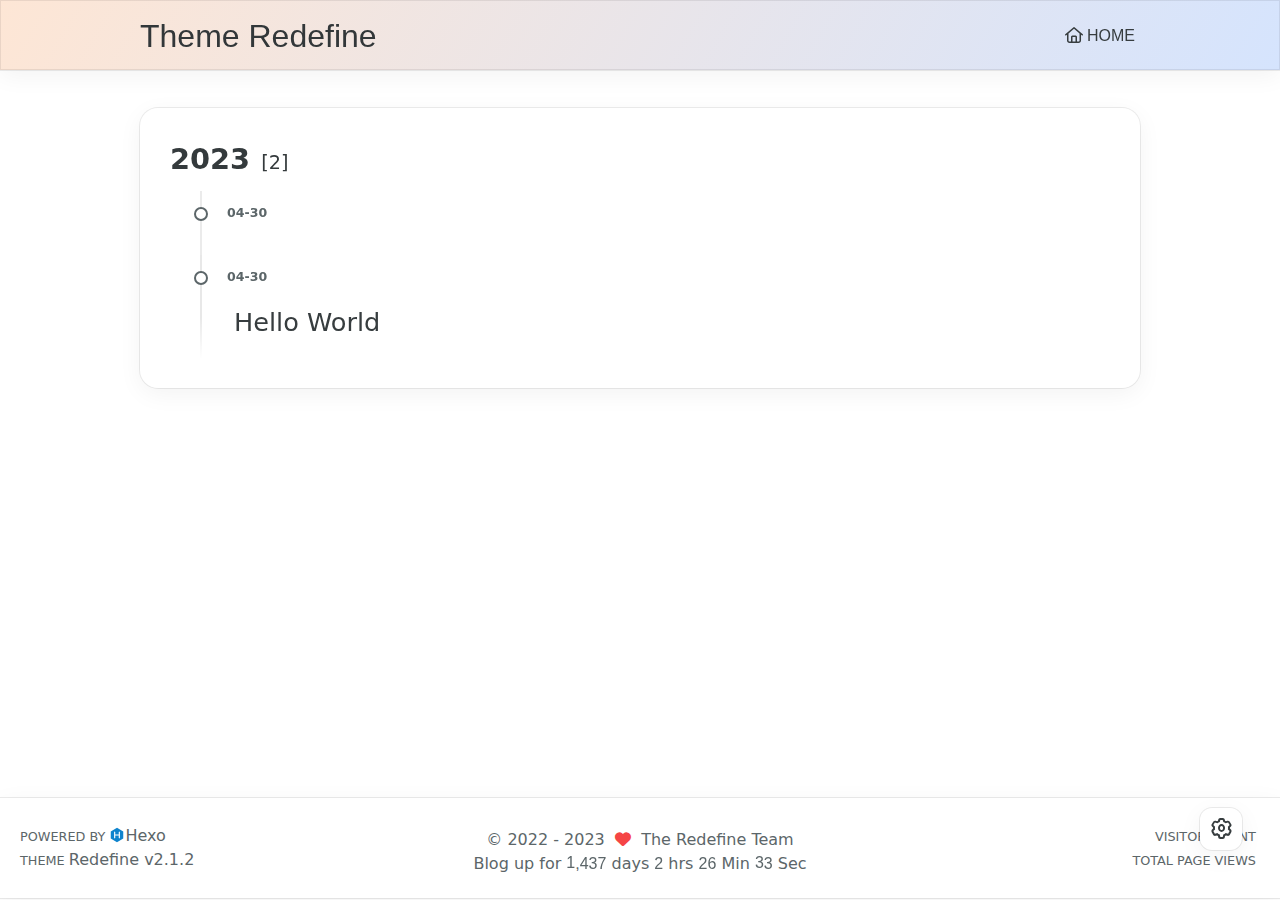
<file: archives/2023/04/index.html>
<!DOCTYPE html>
<html lang="en">
<head>
    <meta charset="utf-8">
    <meta name="viewport" content="width=device-width, initial-scale=1">
    <meta name="keywords" content="Hexo Theme Redefine">
    
    <meta name="author" content="The Redefine Team">
    <!-- preconnect -->
    <link rel="preconnect" href="https://fonts.googleapis.com">
    <link rel="preconnect" href="https://fonts.gstatic.com" crossorigin>
    <link rel="preconnect" href="https://evan.beee.top" crossorigin>
    
    <!--- Seo Part-->
    
    <link rel="canonical" href="https://wjp527.github.io/archives/2023/04/"/>
    <meta name="robots" content="index,follow">
    <meta name="googlebot" content="index,follow">
    <meta name="revisit-after" content="1 days">
    
        <meta property="og:type" content="website">
<meta property="og:title" content="Hexo">
<meta property="og:url" content="https://wjp527.github.io/archives/2023/04/index.html">
<meta property="og:site_name" content="Hexo">
<meta property="og:locale" content="en_US">
<meta property="article:author" content="wjp">
<meta name="twitter:card" content="summary">
    
    <!--- Icon Part-->
    <link rel="icon" type="image/png" href="/images/redefine-favicon.svg" sizes="192x192">
    <link rel="apple-touch-icon" sizes="180x180" href="/images/redefine-favicon.svg">
    <meta name="theme-color" content="#A31F34">
    <link rel="shortcut icon" href="/images/redefine-favicon.svg">
    <!--- Page Info-->
    
    <title>
        
            Archive: 2023/4 -
        
        Theme Redefine
    </title>
    
<link rel="stylesheet" href="/css/style.css">

    
<link rel="stylesheet" href="/assets/fonts.css">

    <!--- Font Part-->
    
    
    
    

    <!--- Inject Part-->
    
    <script id="hexo-configurations">
    let Global = window.Global || {};
    Global.hexo_config = {"hostname":"wjp527.github.io","root":"/","language":"en"};
    Global.theme_config = {"articles":{"style":{"font_size":"16px","line_height":1.5,"image_border_radius":"14px","image_alignment":"center","image_caption":false,"link_icon":true},"word_count":{"enable":true,"count":true,"min2read":true},"author_label":{"enable":true,"auto":false,"list":[""]},"code_block":{"copy":true,"style":"mac","font":{"enable":false,"family":null,"url":null}},"toc":{"enable":true,"max_depth":3,"number":false,"expand":true,"init_open":true},"copyright":true,"lazyload":true,"recommendation":{"enable":false,"title":"推荐阅读","limit":3,"placeholder":"/images/wallhaven-wqery6-light.webp","skip_dirs":[]}},"colors":{"primary":"#A31F34","secondary":null},"global":{"fonts":{"chinese":{"enable":false,"family":null,"url":null},"english":{"enable":false,"family":null,"url":null}},"content_max_width":"1000px","sidebar_width":"210px","hover":{"shadow":true,"scale":false},"scroll_progress":{"bar":false,"percentage":true},"busuanzi_counter":{"enable":true,"site_pv":true,"site_uv":true,"post_pv":true},"pjax":true,"open_graph":true},"home_banner":{"enable":true,"image":{"light":"/images/wallhaven-wqery6-light.webp","dark":"/images/wallhaven-wqery6-dark.webp"},"title":"Theme Redefine","subtitle":{"text":[],"hitokoto":{"enable":false,"api":"https://v1.hitokoto.cn"},"typing_speed":100,"backing_speed":80,"starting_delay":500,"backing_delay":1500,"loop":true,"smart_backspace":true},"text_color":{"light":"#fff","dark":"#d1d1b6"},"text_style":{"title_size":"2.8rem","subtitle_size":"1.5rem","line_height":1.2},"custom_font":{"enable":false,"family":null,"url":null},"social_links":{"enable":false,"links":{"github":null,"instagram":null,"zhihu":null,"twitter":null,"email":null}}},"plugins":{"feed":{"enable":false},"aplayer":{"enable":false,"type":"fixed","audios":[{"name":null,"artist":null,"url":null,"cover":null}]},"mermaid":{"enable":false,"version":"9.3.0"}},"version":"2.1.2","navbar":{"auto_hide":false,"color":{"left":"#f78736","right":"#367df7","transparency":35},"links":{"Home":{"path":"/","icon":"fa-regular fa-house"}},"search":{"enable":false,"preload":true}},"page_templates":{"friends_column":2,"tags_style":"blur"},"home":{"sidebar":{"enable":true,"position":"left","first_item":"menu","announcement":null,"links":null},"article_date_format":"auto","categories":{"enable":true,"limit":3},"tags":{"enable":true,"limit":3}}};
    Global.language_ago = {"second":"%s seconds ago","minute":"%s minutes ago","hour":"%s hours ago","day":"%s days ago","week":"%s weeks ago","month":"%s months ago","year":"%s years ago"};
  </script>
    
    <!--- Fontawesome Part-->
    
<link rel="stylesheet" href="/fontawesome/fontawesome.min.css">

    
<link rel="stylesheet" href="/fontawesome/brands.min.css">

    
<link rel="stylesheet" href="/fontawesome/solid.min.css">

    
<link rel="stylesheet" href="/fontawesome/regular.min.css">

    
    
    
    
<meta name="generator" content="Hexo 5.4.2"></head>


<body>
<div class="progress-bar-container">
    

    
        <span class="pjax-progress-bar"></span>
        <span class="pjax-progress-icon">
            <i class="fa-solid fa-circle-notch fa-spin"></i>
        </span>
    
</div>


<main class="page-container">

    

    <div class="main-content-container">

        <div class="main-content-header">
            <header class="navbar-container">
    
    <div class="navbar-content">
        <div class="left">
            
            <a class="logo-title" href="/">
                
                Theme Redefine
                
            </a>
        </div>

        <div class="right">
            <!-- PC -->
            <div class="desktop">
                <ul class="navbar-list">
                    
                        
                            <li class="navbar-item">
                                <!-- Menu -->
                                <a class="" 
                                    href="/"  >
                                    
                                        
                                            <i class="fa-regular fa-house"></i>
                                        
                                        HOME
                                    
                                </a>
                                <!-- Submenu -->
                                
                            </li>
                    
                    
                </ul>
            </div>
            <!-- Mobile -->
            <div class="mobile">
                
                <div class="icon-item navbar-bar">
                    <div class="navbar-bar-middle"></div>
                </div>
            </div>
        </div>
    </div>

    <!-- Mobile drawer -->
    <div class="navbar-drawer">
        <ul class="drawer-navbar-list">
            
                
                    <li class="drawer-navbar-item flex-center">
                        <a class="" 
                        href="/"  >
                             
                                
                                    <i class="fa-regular fa-house"></i>
                                
                                HOME
                            
                        </a>
                    </li>
                    <!-- Submenu -->
                    
            

        </ul>
    </div>

    <div class="window-mask"></div>

</header>


        </div>

        <div class="main-content-body">

            

            <div class="main-content">

                
                    <div class="fade-in-down-animation">
    <div class="archive-container ">
        
<div class="archive-list-container">
    
        <section class="archive-item">
            <div class="archive-item-header">
                <span class="archive-year">2023</span>
                <span class="archive-year-post-count">[2]</span>
            </div>
            <ul class="article-list">
              
              <li class="article-item" date-is='04-30'>
                <a href="/2023/04/30/Vue%20%E6%A1%88%E4%BE%8B/">
                  <span class="article-title"></span>
                </a>
              </li>
              
              <li class="article-item" date-is='04-30'>
                <a href="/2023/04/30/hello-world/">
                  <span class="article-title">Hello World</span>
                </a>
              </li>
              
            </ul>
        </section>
    
</div>

    </div>
</div>

                

            </div>
            
            

        </div>

        <div class="main-content-footer">
            <footer class="footer">
    <div class="info-container">
        <div class="copyright-info">
            &copy;
            
              <span>2022</span>
              -
            
            2023&nbsp;&nbsp;<i class="fa-solid fa-heart fa-beat" style="--fa-animation-duration: 0.5s; color: #f54545"></i>&nbsp;&nbsp;<a href="/">The Redefine Team</a>
        </div>
        
            <script async data-pjax src="//busuanzi.ibruce.info/busuanzi/2.3/busuanzi.pure.mini.js"></script>
            <div class="website-count info-item">
                
                    <span id="busuanzi_container_site_uv" class="busuanzi_container_site_uv">
                        VISITOR COUNT&nbsp;<span id="busuanzi_value_site_uv" class="busuanzi_value_site_uv"></span>
                    </span>
                
                
                    <span id="busuanzi_container_site_pv" class="busuanzi_container_site_pv">
                        TOTAL PAGE VIEWS&nbsp;<span id="busuanzi_value_site_pv" class="busuanzi_value_site_pv"></span>
                    </span>
                
            </div>
        
        <div class="theme-info info-item">
            <span class="powered-by-container">POWERED BY <?xml version="1.0" encoding="utf-8"?><!DOCTYPE svg PUBLIC "-//W3C//DTD SVG 1.1//EN" "http://www.w3.org/Graphics/SVG/1.1/DTD/svg11.dtd"><svg version="1.1" id="圖層_1" xmlns="http://www.w3.org/2000/svg" xmlns:xlink="http://www.w3.org/1999/xlink" x="0px" y="0px" width="1rem" height="1rem" viewBox="0 0 512 512" enable-background="new 0 0 512 512" xml:space="preserve"><path fill="#0E83CD" d="M256.4,25.8l-200,115.5L56,371.5l199.6,114.7l200-115.5l0.4-230.2L256.4,25.8z M349,354.6l-18.4,10.7l-18.6-11V275H200v79.6l-18.4,10.7l-18.6-11v-197l18.5-10.6l18.5,10.8V237h112v-79.6l18.5-10.6l18.5,10.8V354.6z"/></svg><a target="_blank" href="https://hexo.io">Hexo</a></span>
                <br>
            <span class="theme-version-container">THEME&nbsp;<a class="theme-version" target="_blank" href="https://github.com/EvanNotFound/hexo-theme-redefine">Redefine v2.1.2</a>
        </div>
        
        
        
            <div id="start_div" style="display:none">
                2022/8/17 11:45:14
            </div>
            <div>
                Blog up for <span class="odometer" id="runtime_days" ></span> days <span class="odometer" id="runtime_hours"></span> hrs <span class="odometer" id="runtime_minutes"></span> Min <span class="odometer" id="runtime_seconds"></span> Sec
            </div>
        
        
        
            <script async data-pjax>
                try {
                    function odometer_init() {
                    const elements = document.querySelectorAll('.odometer');
                    elements.forEach(el => {
                        new Odometer({
                            el,
                            format: '( ddd).dd',
                            duration: 200
                        });
                    });
                    }
                    odometer_init();
                } catch (error) {}
            </script>
        
        
        
    </div>  
</footer>
        </div>
    </div>

    

    <div class="right-side-tools-container">
        <div class="side-tools-container">
    <ul class="hidden-tools-list">
        <li class="right-bottom-tools tool-font-adjust-plus flex-center">
            <i class="fa-regular fa-magnifying-glass-plus"></i>
        </li>

        <li class="right-bottom-tools tool-font-adjust-minus flex-center">
            <i class="fa-regular fa-magnifying-glass-minus"></i>
        </li>

        <li class="right-bottom-tools tool-expand-width flex-center">
            <i class="fa-regular fa-expand"></i>
        </li>

        <li class="right-bottom-tools tool-dark-light-toggle flex-center">
            <i class="fa-regular fa-moon"></i>
        </li>

        <!-- rss -->
        

        

        <li class="right-bottom-tools tool-scroll-to-bottom flex-center">
            <i class="fa-regular fa-arrow-down"></i>
        </li>
    </ul>

    <ul class="visible-tools-list">
        <li class="right-bottom-tools toggle-tools-list flex-center">
            <i class="fa-regular fa-cog fa-spin"></i>
        </li>
        
            <li class="right-bottom-tools tool-scroll-to-top flex-center">
                <i class="arrow-up fas fa-arrow-up"></i>
                <span class="percent"></span>
            </li>
        
        
    </ul>
</div>

    </div>

    <div class="image-viewer-container">
    <img src="">
</div>


    


</main>




<script src="/js/utils.js"></script>

<script src="/js/main.js"></script>

<script src="/js/layouts/navbarShrink.js"></script>

<script src="/js/tools/scrollTopBottom.js"></script>

<script src="/js/tools/lightDarkSwitch.js"></script>





    
<script src="/js/tools/codeBlock.js"></script>




    
<script src="/js/layouts/lazyload.js"></script>




    
<script src="/js/tools/runtime.js"></script>

    
<script src="/js/layouts/odometer.min.js"></script>

    
<link rel="stylesheet" href="/assets/odometer-theme-minimal.css">




  
<script src="/js/libs/Typed.min.js"></script>

  
<script src="/js/plugins/typed.js"></script>







<div class="post-scripts pjax">
    
</div>


    
<script src="/js/libs/pjax.min.js"></script>

<script>
    window.addEventListener('DOMContentLoaded', () => {
        window.pjax = new Pjax({
            selectors: [
                'head title',
                '.page-container',
                '.pjax',
            ],
            history: true,
            debug: false,
            cacheBust: false,
            timeout: 0,
            analytics: false,
            currentUrlFullReload: false,
            scrollRestoration: false,
            // scrollTo: true,
        });

        document.addEventListener('pjax:send', () => {
            Global.utils.pjaxProgressBarStart();
        });

        document.addEventListener('pjax:complete', () => {
            Global.utils.pjaxProgressBarEnd();
            window.pjax.executeScripts(document.querySelectorAll('script[data-pjax], .pjax script'));
            Global.refresh();
        });
    });
</script>




</body>
</html>
</file>
<file: css/style.css>
.fade-in-down-animation {
  animation-fill-mode: both;
  animation-duration: 1s;
  animation-name: fade-in-down;
  will-change: transform;
}
.title-hover-animation {
  display: inline-block;
  position: relative;
  border-bottom: none;
  line-height: 1.3;
  vertical-align: top;
  color: var(--second-text-color);
}
.title-hover-animation::before {
  content: "";
  position: absolute;
  width: 100%;
  height: 2px;
  bottom: -4px;
  left: 0;
  background-color: var(--second-text-color);
  visibility: hidden;
  transform: scaleX(0);
  transition-property: color, background, box-shadow, border-color, visibility, transform;
  transition-delay: 0s, 0s, 0s, 0s, 0s, 0s;
  transition-duration: 0.2s, 0.2s, 0.2s, 0.2s, 0.2s, 0.2s;
  transition-timing-function: ease, ease, ease, ease, ease-in-out, ease-in-out;
}
@-moz-keyframes fade-in-down {
  0% {
    opacity: 0;
    transform: translateY(-50px);
  }
  100% {
    opacity: 1;
    transform: translateY(0);
  }
}
@-webkit-keyframes fade-in-down {
  0% {
    opacity: 0;
    transform: translateY(-50px);
  }
  100% {
    opacity: 1;
    transform: translateY(0);
  }
}
@-o-keyframes fade-in-down {
  0% {
    opacity: 0;
    transform: translateY(-50px);
  }
  100% {
    opacity: 1;
    transform: translateY(0);
  }
}
@keyframes fade-in-down {
  0% {
    opacity: 0;
    transform: translateY(-50px);
  }
  100% {
    opacity: 1;
    transform: translateY(0);
  }
}
@-moz-keyframes icon-animate {
  0%, 100% {
    transform: scale(1);
  }
  10%, 30% {
    transform: scale(0.88);
  }
  20%, 40%, 60%, 80% {
    transform: scale(1.08);
  }
  50%, 70% {
    transform: scale(1.08);
  }
}
@-webkit-keyframes icon-animate {
  0%, 100% {
    transform: scale(1);
  }
  10%, 30% {
    transform: scale(0.88);
  }
  20%, 40%, 60%, 80% {
    transform: scale(1.08);
  }
  50%, 70% {
    transform: scale(1.08);
  }
}
@-o-keyframes icon-animate {
  0%, 100% {
    transform: scale(1);
  }
  10%, 30% {
    transform: scale(0.88);
  }
  20%, 40%, 60%, 80% {
    transform: scale(1.08);
  }
  50%, 70% {
    transform: scale(1.08);
  }
}
@keyframes icon-animate {
  0%, 100% {
    transform: scale(1);
  }
  10%, 30% {
    transform: scale(0.88);
  }
  20%, 40%, 60%, 80% {
    transform: scale(1.08);
  }
  50%, 70% {
    transform: scale(1.08);
  }
}
:root {
  --background-color: #fff;
  --background-color-transparent: rgba(255,255,255,0.6);
  --second-background-color: #fafafa;
  --third-background-color: #f7f7f7;
  --third-background-color-transparent: rgba(241,241,241,0.6);
  --primary-color: #a31f34;
  --first-text-color: #323739;
  --second-text-color: #343a3c;
  --third-text-color: #5c6669;
  --fourth-text-color: #eaeced;
  --default-text-color: #373d3f;
  --invert-text-color: #bebec6;
  --border-color: rgba(0,0,0,0.08);
  --selection-color: #be243c;
  --shadow-color-1: rgba(0,0,0,0.08);
  --shadow-color-2: rgba(0,0,0,0.05);
  --shadow-hover-color: rgba(0,0,0,0.28);
  --scrollbar-color: #c1c1c1;
  --scrollbar-color-hover: #a1a1a1;
  --scroll-bar-bg-color: #fafafa;
  --link-color: #323739;
  --copyright-info-color: #c03;
  --avatar-background-color: #06c;
  --pjax-progress-bar-color: linear-gradient(45deg, #f10006, #ef5b00, #e59c01, #19ca05, #00cab5, #0264c8, #c303c3);
  --archive-timeline-last-child-color: linear-gradient(to bottom, #e8e8e8 60%, rgba(0,0,0,0) 100%) 1 100%;
  --note-blue-title-bg: #d6f7fb;
  --note-red-title-bg: #fde9e9;
  --note-cyan-title-bg: #e9fdf9;
  --note-green-title-bg: #e9fde9;
  --note-yellow-title-bg: #fdf9e9;
  --note-gray-title-bg: #f9f9f9;
  --note-type-title-bg: #fdf3e9;
  --note-black-title-bg: #e9e9e9;
  --note-purple-title-bg: #f9e9fd;
  --home-banner-img: url("/images/wallhaven-wqery6-light.webp");
  --home-banner-text-color: #fff;
  --home-banner-icons-container-border-color: rgba(255,255,255,0.35);
  --home-banner-icons-container-background-color: rgba(255,255,255,0.3);
  --redefine-box-shadow: var(--shadow-color-2) 0px 6px 24px 0px, var(--shadow-color-1) 0px 0px 0px 1px;
  --redefine-box-shadow-hover: var(--shadow-color-2) 0px 6px 24px 0px, var(--shadow-color-1) 0px 0px 0px 1px, var(--shadow-color-1) 0px 0px 0px 1px inset;
  --redefine-box-shadow-flat: var(--shadow-color-2) 0px 1px 4px 0px, var(--shadow-color-1) 0px 0px 0px 1px;
  --redefine-box-shadow-flat-hover: var(--shadow-color-2) 0px 1px 4px 0px, var(--shadow-color-1) 0px 0px 0px 1px, var(--shadow-color-1) 0px 0px 0px 1px inset;
  --mermaid-theme: '';
}
@media (prefers-color-scheme: light) {
  :root {
    --background-color: #fff;
    --background-color-transparent: rgba(255,255,255,0.6);
    --second-background-color: #fafafa;
    --third-background-color: #f7f7f7;
    --third-background-color-transparent: rgba(241,241,241,0.6);
    --primary-color: #a31f34;
    --first-text-color: #323739;
    --second-text-color: #343a3c;
    --third-text-color: #5c6669;
    --fourth-text-color: #eaeced;
    --default-text-color: #373d3f;
    --invert-text-color: #bebec6;
    --border-color: rgba(0,0,0,0.08);
    --selection-color: #be243c;
    --shadow-color-1: rgba(0,0,0,0.08);
    --shadow-color-2: rgba(0,0,0,0.05);
    --shadow-hover-color: rgba(0,0,0,0.28);
    --scrollbar-color: #c1c1c1;
    --scrollbar-color-hover: #a1a1a1;
    --scroll-bar-bg-color: #fafafa;
    --link-color: #323739;
    --copyright-info-color: #c03;
    --avatar-background-color: #06c;
    --pjax-progress-bar-color: linear-gradient(45deg, #f10006, #ef5b00, #e59c01, #19ca05, #00cab5, #0264c8, #c303c3);
    --archive-timeline-last-child-color: linear-gradient(to bottom, #e8e8e8 60%, rgba(0,0,0,0) 100%) 1 100%;
    --note-blue-title-bg: #d6f7fb;
    --note-red-title-bg: #fde9e9;
    --note-cyan-title-bg: #e9fdf9;
    --note-green-title-bg: #e9fde9;
    --note-yellow-title-bg: #fdf9e9;
    --note-gray-title-bg: #f9f9f9;
    --note-type-title-bg: #fdf3e9;
    --note-black-title-bg: #e9e9e9;
    --note-purple-title-bg: #f9e9fd;
    --home-banner-img: url("/images/wallhaven-wqery6-light.webp");
    --home-banner-text-color: #fff;
    --home-banner-icons-container-border-color: rgba(255,255,255,0.35);
    --home-banner-icons-container-background-color: rgba(255,255,255,0.3);
    --redefine-box-shadow: var(--shadow-color-2) 0px 6px 24px 0px, var(--shadow-color-1) 0px 0px 0px 1px;
    --redefine-box-shadow-hover: var(--shadow-color-2) 0px 6px 24px 0px, var(--shadow-color-1) 0px 0px 0px 1px, var(--shadow-color-1) 0px 0px 0px 1px inset;
    --redefine-box-shadow-flat: var(--shadow-color-2) 0px 1px 4px 0px, var(--shadow-color-1) 0px 0px 0px 1px;
    --redefine-box-shadow-flat-hover: var(--shadow-color-2) 0px 1px 4px 0px, var(--shadow-color-1) 0px 0px 0px 1px, var(--shadow-color-1) 0px 0px 0px 1px inset;
    --mermaid-theme: '';
  }
}
@media (prefers-color-scheme: dark) {
  :root {
    --background-color: #202124;
    --background-color-transparent: rgba(32,33,36,0.4);
    --second-background-color: #242529;
    --third-background-color: #292b2f;
    --third-background-color-transparent: rgba(32,33,36,0.6);
    --primary-color: #a31f34;
    --first-text-color: #d2d2d7;
    --second-text-color: #cbcbd1;
    --third-text-color: #9595a2;
    --fourth-text-color: #242429;
    --default-text-color: #bebec6;
    --invert-text-color: #373d3f;
    --border-color: rgba(255,255,255,0.08);
    --selection-color: #be243c;
    --shadow-color-1: rgba(255,255,255,0.08);
    --shadow-color-2: rgba(255,255,255,0.05);
    --shadow-hover-color: rgba(69,69,69,0.28);
    --scrollbar-color: #898989;
    --scrollbar-color-hover: #a1a1a1;
    --scroll-bar-bg-color: #2a2c30;
    --link-color: #c5c5cc;
    --copyright-info-color: #a30029;
    --avatar-background-color: #005cb8;
    --pjax-progress-bar-color: linear-gradient(45deg, #ea404a, #ea722f, #e9a71f, #67e559, #18ecec, #1b85f1, #ee1dee);
    --archive-timeline-last-child-color: linear-gradient(to bottom, #323232 60%, rgba(255,255,255,0) 100%) 1 100%;
    --note-blue-title-bg: #1e3e46;
    --note-red-title-bg: #4e1e1e;
    --note-cyan-title-bg: #1e4e4e;
    --note-green-title-bg: #1e4e1e;
    --note-yellow-title-bg: #4e4e1e;
    --note-gray-title-bg: #4e4e4e;
    --note-type-title-bg: #4e3a1e;
    --note-black-title-bg: #1e1e1e;
    --note-purple-title-bg: #4e1e4e;
    --home-banner-img: url("/images/wallhaven-wqery6-dark.webp");
    --home-banner-text-color: #d1d1b6;
    --home-banner-icons-container-border-color: rgba(197,197,197,0.35);
    --home-banner-icons-container-background-color: rgba(197,197,197,0.3);
    --redefine-box-shadow: var(--shadow-color-2) 0px 6px 24px 0px, var(--shadow-color-1) 0px 0px 0px 1px;
    --redefine-box-shadow-hover: var(--shadow-color-2) 0px 6px 24px 0px, var(--shadow-color-1) 0px 0px 0px 1px, var(--shadow-color-1) 0px 0px 0px 1px inset;
    --redefine-box-shadow-flat: var(--shadow-color-2) 0px 1px 4px 0px, var(--shadow-color-1) 0px 0px 0px 1px;
    --redefine-box-shadow-flat-hover: var(--shadow-color-2) 0px 1px 4px 0px, var(--shadow-color-1) 0px 0px 0px 1px, var(--shadow-color-1) 0px 0px 0px 1px inset;
    --mermaid-theme: '';
  }
}
.light-mode {
  --background-color: #fff;
  --background-color-transparent: rgba(255,255,255,0.6);
  --second-background-color: #fafafa;
  --third-background-color: #f7f7f7;
  --third-background-color-transparent: rgba(241,241,241,0.6);
  --primary-color: #a31f34;
  --first-text-color: #323739;
  --second-text-color: #343a3c;
  --third-text-color: #5c6669;
  --fourth-text-color: #eaeced;
  --default-text-color: #373d3f;
  --invert-text-color: #bebec6;
  --border-color: rgba(0,0,0,0.08);
  --selection-color: #be243c;
  --shadow-color-1: rgba(0,0,0,0.08);
  --shadow-color-2: rgba(0,0,0,0.05);
  --shadow-hover-color: rgba(0,0,0,0.28);
  --scrollbar-color: #c1c1c1;
  --scrollbar-color-hover: #a1a1a1;
  --scroll-bar-bg-color: #fafafa;
  --link-color: #323739;
  --copyright-info-color: #c03;
  --avatar-background-color: #06c;
  --pjax-progress-bar-color: linear-gradient(45deg, #f10006, #ef5b00, #e59c01, #19ca05, #00cab5, #0264c8, #c303c3);
  --archive-timeline-last-child-color: linear-gradient(to bottom, #e8e8e8 60%, rgba(0,0,0,0) 100%) 1 100%;
  --note-blue-title-bg: #d6f7fb;
  --note-red-title-bg: #fde9e9;
  --note-cyan-title-bg: #e9fdf9;
  --note-green-title-bg: #e9fde9;
  --note-yellow-title-bg: #fdf9e9;
  --note-gray-title-bg: #f9f9f9;
  --note-type-title-bg: #fdf3e9;
  --note-black-title-bg: #e9e9e9;
  --note-purple-title-bg: #f9e9fd;
  --home-banner-img: url("/images/wallhaven-wqery6-light.webp");
  --home-banner-text-color: #fff;
  --home-banner-icons-container-border-color: rgba(255,255,255,0.35);
  --home-banner-icons-container-background-color: rgba(255,255,255,0.3);
  --redefine-box-shadow: var(--shadow-color-2) 0px 6px 24px 0px, var(--shadow-color-1) 0px 0px 0px 1px;
  --redefine-box-shadow-hover: var(--shadow-color-2) 0px 6px 24px 0px, var(--shadow-color-1) 0px 0px 0px 1px, var(--shadow-color-1) 0px 0px 0px 1px inset;
  --redefine-box-shadow-flat: var(--shadow-color-2) 0px 1px 4px 0px, var(--shadow-color-1) 0px 0px 0px 1px;
  --redefine-box-shadow-flat-hover: var(--shadow-color-2) 0px 1px 4px 0px, var(--shadow-color-1) 0px 0px 0px 1px, var(--shadow-color-1) 0px 0px 0px 1px inset;
  --mermaid-theme: '';
}
.dark-mode {
  --background-color: #202124;
  --background-color-transparent: rgba(32,33,36,0.4);
  --second-background-color: #242529;
  --third-background-color: #292b2f;
  --third-background-color-transparent: rgba(32,33,36,0.6);
  --primary-color: #a31f34;
  --first-text-color: #d2d2d7;
  --second-text-color: #cbcbd1;
  --third-text-color: #9595a2;
  --fourth-text-color: #242429;
  --default-text-color: #bebec6;
  --invert-text-color: #373d3f;
  --border-color: rgba(255,255,255,0.08);
  --selection-color: #be243c;
  --shadow-color-1: rgba(255,255,255,0.08);
  --shadow-color-2: rgba(255,255,255,0.05);
  --shadow-hover-color: rgba(69,69,69,0.28);
  --scrollbar-color: #898989;
  --scrollbar-color-hover: #a1a1a1;
  --scroll-bar-bg-color: #2a2c30;
  --link-color: #c5c5cc;
  --copyright-info-color: #a30029;
  --avatar-background-color: #005cb8;
  --pjax-progress-bar-color: linear-gradient(45deg, #ea404a, #ea722f, #e9a71f, #67e559, #18ecec, #1b85f1, #ee1dee);
  --archive-timeline-last-child-color: linear-gradient(to bottom, #323232 60%, rgba(255,255,255,0) 100%) 1 100%;
  --note-blue-title-bg: #1e3e46;
  --note-red-title-bg: #4e1e1e;
  --note-cyan-title-bg: #1e4e4e;
  --note-green-title-bg: #1e4e1e;
  --note-yellow-title-bg: #4e4e1e;
  --note-gray-title-bg: #4e4e4e;
  --note-type-title-bg: #4e3a1e;
  --note-black-title-bg: #1e1e1e;
  --note-purple-title-bg: #4e1e4e;
  --home-banner-img: url("/images/wallhaven-wqery6-dark.webp");
  --home-banner-text-color: #d1d1b6;
  --home-banner-icons-container-border-color: rgba(197,197,197,0.35);
  --home-banner-icons-container-background-color: rgba(197,197,197,0.3);
  --redefine-box-shadow: var(--shadow-color-2) 0px 6px 24px 0px, var(--shadow-color-1) 0px 0px 0px 1px;
  --redefine-box-shadow-hover: var(--shadow-color-2) 0px 6px 24px 0px, var(--shadow-color-1) 0px 0px 0px 1px, var(--shadow-color-1) 0px 0px 0px 1px inset;
  --redefine-box-shadow-flat: var(--shadow-color-2) 0px 1px 4px 0px, var(--shadow-color-1) 0px 0px 0px 1px;
  --redefine-box-shadow-flat-hover: var(--shadow-color-2) 0px 1px 4px 0px, var(--shadow-color-1) 0px 0px 0px 1px, var(--shadow-color-1) 0px 0px 0px 1px inset;
  --mermaid-theme: '';
}
:root {
  --background-color: #fff;
  --background-color-transparent: rgba(255,255,255,0.6);
  --second-background-color: #fafafa;
  --third-background-color: #f7f7f7;
  --third-background-color-transparent: rgba(241,241,241,0.6);
  --primary-color: #a31f34;
  --first-text-color: #323739;
  --second-text-color: #343a3c;
  --third-text-color: #5c6669;
  --fourth-text-color: #eaeced;
  --default-text-color: #373d3f;
  --invert-text-color: #bebec6;
  --border-color: rgba(0,0,0,0.08);
  --selection-color: #be243c;
  --shadow-color-1: rgba(0,0,0,0.08);
  --shadow-color-2: rgba(0,0,0,0.05);
  --shadow-hover-color: rgba(0,0,0,0.28);
  --scrollbar-color: #c1c1c1;
  --scrollbar-color-hover: #a1a1a1;
  --scroll-bar-bg-color: #fafafa;
  --link-color: #323739;
  --copyright-info-color: #c03;
  --avatar-background-color: #06c;
  --pjax-progress-bar-color: linear-gradient(45deg, #f10006, #ef5b00, #e59c01, #19ca05, #00cab5, #0264c8, #c303c3);
  --archive-timeline-last-child-color: linear-gradient(to bottom, #e8e8e8 60%, rgba(0,0,0,0) 100%) 1 100%;
  --note-blue-title-bg: #d6f7fb;
  --note-red-title-bg: #fde9e9;
  --note-cyan-title-bg: #e9fdf9;
  --note-green-title-bg: #e9fde9;
  --note-yellow-title-bg: #fdf9e9;
  --note-gray-title-bg: #f9f9f9;
  --note-type-title-bg: #fdf3e9;
  --note-black-title-bg: #e9e9e9;
  --note-purple-title-bg: #f9e9fd;
  --home-banner-img: url("/images/wallhaven-wqery6-light.webp");
  --home-banner-text-color: #fff;
  --home-banner-icons-container-border-color: rgba(255,255,255,0.35);
  --home-banner-icons-container-background-color: rgba(255,255,255,0.3);
  --redefine-box-shadow: var(--shadow-color-2) 0px 6px 24px 0px, var(--shadow-color-1) 0px 0px 0px 1px;
  --redefine-box-shadow-hover: var(--shadow-color-2) 0px 6px 24px 0px, var(--shadow-color-1) 0px 0px 0px 1px, var(--shadow-color-1) 0px 0px 0px 1px inset;
  --redefine-box-shadow-flat: var(--shadow-color-2) 0px 1px 4px 0px, var(--shadow-color-1) 0px 0px 0px 1px;
  --redefine-box-shadow-flat-hover: var(--shadow-color-2) 0px 1px 4px 0px, var(--shadow-color-1) 0px 0px 0px 1px, var(--shadow-color-1) 0px 0px 0px 1px inset;
  --mermaid-theme: '';
}
@media (prefers-color-scheme: light) {
  :root {
    --background-color: #fff;
    --background-color-transparent: rgba(255,255,255,0.6);
    --second-background-color: #fafafa;
    --third-background-color: #f7f7f7;
    --third-background-color-transparent: rgba(241,241,241,0.6);
    --primary-color: #a31f34;
    --first-text-color: #323739;
    --second-text-color: #343a3c;
    --third-text-color: #5c6669;
    --fourth-text-color: #eaeced;
    --default-text-color: #373d3f;
    --invert-text-color: #bebec6;
    --border-color: rgba(0,0,0,0.08);
    --selection-color: #be243c;
    --shadow-color-1: rgba(0,0,0,0.08);
    --shadow-color-2: rgba(0,0,0,0.05);
    --shadow-hover-color: rgba(0,0,0,0.28);
    --scrollbar-color: #c1c1c1;
    --scrollbar-color-hover: #a1a1a1;
    --scroll-bar-bg-color: #fafafa;
    --link-color: #323739;
    --copyright-info-color: #c03;
    --avatar-background-color: #06c;
    --pjax-progress-bar-color: linear-gradient(45deg, #f10006, #ef5b00, #e59c01, #19ca05, #00cab5, #0264c8, #c303c3);
    --archive-timeline-last-child-color: linear-gradient(to bottom, #e8e8e8 60%, rgba(0,0,0,0) 100%) 1 100%;
    --note-blue-title-bg: #d6f7fb;
    --note-red-title-bg: #fde9e9;
    --note-cyan-title-bg: #e9fdf9;
    --note-green-title-bg: #e9fde9;
    --note-yellow-title-bg: #fdf9e9;
    --note-gray-title-bg: #f9f9f9;
    --note-type-title-bg: #fdf3e9;
    --note-black-title-bg: #e9e9e9;
    --note-purple-title-bg: #f9e9fd;
    --home-banner-img: url("/images/wallhaven-wqery6-light.webp");
    --home-banner-text-color: #fff;
    --home-banner-icons-container-border-color: rgba(255,255,255,0.35);
    --home-banner-icons-container-background-color: rgba(255,255,255,0.3);
    --redefine-box-shadow: var(--shadow-color-2) 0px 6px 24px 0px, var(--shadow-color-1) 0px 0px 0px 1px;
    --redefine-box-shadow-hover: var(--shadow-color-2) 0px 6px 24px 0px, var(--shadow-color-1) 0px 0px 0px 1px, var(--shadow-color-1) 0px 0px 0px 1px inset;
    --redefine-box-shadow-flat: var(--shadow-color-2) 0px 1px 4px 0px, var(--shadow-color-1) 0px 0px 0px 1px;
    --redefine-box-shadow-flat-hover: var(--shadow-color-2) 0px 1px 4px 0px, var(--shadow-color-1) 0px 0px 0px 1px, var(--shadow-color-1) 0px 0px 0px 1px inset;
    --mermaid-theme: '';
  }
}
@media (prefers-color-scheme: dark) {
  :root {
    --background-color: #202124;
    --background-color-transparent: rgba(32,33,36,0.4);
    --second-background-color: #242529;
    --third-background-color: #292b2f;
    --third-background-color-transparent: rgba(32,33,36,0.6);
    --primary-color: #a31f34;
    --first-text-color: #d2d2d7;
    --second-text-color: #cbcbd1;
    --third-text-color: #9595a2;
    --fourth-text-color: #242429;
    --default-text-color: #bebec6;
    --invert-text-color: #373d3f;
    --border-color: rgba(255,255,255,0.08);
    --selection-color: #be243c;
    --shadow-color-1: rgba(255,255,255,0.08);
    --shadow-color-2: rgba(255,255,255,0.05);
    --shadow-hover-color: rgba(69,69,69,0.28);
    --scrollbar-color: #898989;
    --scrollbar-color-hover: #a1a1a1;
    --scroll-bar-bg-color: #2a2c30;
    --link-color: #c5c5cc;
    --copyright-info-color: #a30029;
    --avatar-background-color: #005cb8;
    --pjax-progress-bar-color: linear-gradient(45deg, #ea404a, #ea722f, #e9a71f, #67e559, #18ecec, #1b85f1, #ee1dee);
    --archive-timeline-last-child-color: linear-gradient(to bottom, #323232 60%, rgba(255,255,255,0) 100%) 1 100%;
    --note-blue-title-bg: #1e3e46;
    --note-red-title-bg: #4e1e1e;
    --note-cyan-title-bg: #1e4e4e;
    --note-green-title-bg: #1e4e1e;
    --note-yellow-title-bg: #4e4e1e;
    --note-gray-title-bg: #4e4e4e;
    --note-type-title-bg: #4e3a1e;
    --note-black-title-bg: #1e1e1e;
    --note-purple-title-bg: #4e1e4e;
    --home-banner-img: url("/images/wallhaven-wqery6-dark.webp");
    --home-banner-text-color: #d1d1b6;
    --home-banner-icons-container-border-color: rgba(197,197,197,0.35);
    --home-banner-icons-container-background-color: rgba(197,197,197,0.3);
    --redefine-box-shadow: var(--shadow-color-2) 0px 6px 24px 0px, var(--shadow-color-1) 0px 0px 0px 1px;
    --redefine-box-shadow-hover: var(--shadow-color-2) 0px 6px 24px 0px, var(--shadow-color-1) 0px 0px 0px 1px, var(--shadow-color-1) 0px 0px 0px 1px inset;
    --redefine-box-shadow-flat: var(--shadow-color-2) 0px 1px 4px 0px, var(--shadow-color-1) 0px 0px 0px 1px;
    --redefine-box-shadow-flat-hover: var(--shadow-color-2) 0px 1px 4px 0px, var(--shadow-color-1) 0px 0px 0px 1px, var(--shadow-color-1) 0px 0px 0px 1px inset;
    --mermaid-theme: '';
  }
}
.light-mode {
  --background-color: #fff;
  --background-color-transparent: rgba(255,255,255,0.6);
  --second-background-color: #fafafa;
  --third-background-color: #f7f7f7;
  --third-background-color-transparent: rgba(241,241,241,0.6);
  --primary-color: #a31f34;
  --first-text-color: #323739;
  --second-text-color: #343a3c;
  --third-text-color: #5c6669;
  --fourth-text-color: #eaeced;
  --default-text-color: #373d3f;
  --invert-text-color: #bebec6;
  --border-color: rgba(0,0,0,0.08);
  --selection-color: #be243c;
  --shadow-color-1: rgba(0,0,0,0.08);
  --shadow-color-2: rgba(0,0,0,0.05);
  --shadow-hover-color: rgba(0,0,0,0.28);
  --scrollbar-color: #c1c1c1;
  --scrollbar-color-hover: #a1a1a1;
  --scroll-bar-bg-color: #fafafa;
  --link-color: #323739;
  --copyright-info-color: #c03;
  --avatar-background-color: #06c;
  --pjax-progress-bar-color: linear-gradient(45deg, #f10006, #ef5b00, #e59c01, #19ca05, #00cab5, #0264c8, #c303c3);
  --archive-timeline-last-child-color: linear-gradient(to bottom, #e8e8e8 60%, rgba(0,0,0,0) 100%) 1 100%;
  --note-blue-title-bg: #d6f7fb;
  --note-red-title-bg: #fde9e9;
  --note-cyan-title-bg: #e9fdf9;
  --note-green-title-bg: #e9fde9;
  --note-yellow-title-bg: #fdf9e9;
  --note-gray-title-bg: #f9f9f9;
  --note-type-title-bg: #fdf3e9;
  --note-black-title-bg: #e9e9e9;
  --note-purple-title-bg: #f9e9fd;
  --home-banner-img: url("/images/wallhaven-wqery6-light.webp");
  --home-banner-text-color: #fff;
  --home-banner-icons-container-border-color: rgba(255,255,255,0.35);
  --home-banner-icons-container-background-color: rgba(255,255,255,0.3);
  --redefine-box-shadow: var(--shadow-color-2) 0px 6px 24px 0px, var(--shadow-color-1) 0px 0px 0px 1px;
  --redefine-box-shadow-hover: var(--shadow-color-2) 0px 6px 24px 0px, var(--shadow-color-1) 0px 0px 0px 1px, var(--shadow-color-1) 0px 0px 0px 1px inset;
  --redefine-box-shadow-flat: var(--shadow-color-2) 0px 1px 4px 0px, var(--shadow-color-1) 0px 0px 0px 1px;
  --redefine-box-shadow-flat-hover: var(--shadow-color-2) 0px 1px 4px 0px, var(--shadow-color-1) 0px 0px 0px 1px, var(--shadow-color-1) 0px 0px 0px 1px inset;
  --mermaid-theme: '';
}
.dark-mode {
  --background-color: #202124;
  --background-color-transparent: rgba(32,33,36,0.4);
  --second-background-color: #242529;
  --third-background-color: #292b2f;
  --third-background-color-transparent: rgba(32,33,36,0.6);
  --primary-color: #a31f34;
  --first-text-color: #d2d2d7;
  --second-text-color: #cbcbd1;
  --third-text-color: #9595a2;
  --fourth-text-color: #242429;
  --default-text-color: #bebec6;
  --invert-text-color: #373d3f;
  --border-color: rgba(255,255,255,0.08);
  --selection-color: #be243c;
  --shadow-color-1: rgba(255,255,255,0.08);
  --shadow-color-2: rgba(255,255,255,0.05);
  --shadow-hover-color: rgba(69,69,69,0.28);
  --scrollbar-color: #898989;
  --scrollbar-color-hover: #a1a1a1;
  --scroll-bar-bg-color: #2a2c30;
  --link-color: #c5c5cc;
  --copyright-info-color: #a30029;
  --avatar-background-color: #005cb8;
  --pjax-progress-bar-color: linear-gradient(45deg, #ea404a, #ea722f, #e9a71f, #67e559, #18ecec, #1b85f1, #ee1dee);
  --archive-timeline-last-child-color: linear-gradient(to bottom, #323232 60%, rgba(255,255,255,0) 100%) 1 100%;
  --note-blue-title-bg: #1e3e46;
  --note-red-title-bg: #4e1e1e;
  --note-cyan-title-bg: #1e4e4e;
  --note-green-title-bg: #1e4e1e;
  --note-yellow-title-bg: #4e4e1e;
  --note-gray-title-bg: #4e4e4e;
  --note-type-title-bg: #4e3a1e;
  --note-black-title-bg: #1e1e1e;
  --note-purple-title-bg: #4e1e4e;
  --home-banner-img: url("/images/wallhaven-wqery6-dark.webp");
  --home-banner-text-color: #d1d1b6;
  --home-banner-icons-container-border-color: rgba(197,197,197,0.35);
  --home-banner-icons-container-background-color: rgba(197,197,197,0.3);
  --redefine-box-shadow: var(--shadow-color-2) 0px 6px 24px 0px, var(--shadow-color-1) 0px 0px 0px 1px;
  --redefine-box-shadow-hover: var(--shadow-color-2) 0px 6px 24px 0px, var(--shadow-color-1) 0px 0px 0px 1px, var(--shadow-color-1) 0px 0px 0px 1px inset;
  --redefine-box-shadow-flat: var(--shadow-color-2) 0px 1px 4px 0px, var(--shadow-color-1) 0px 0px 0px 1px;
  --redefine-box-shadow-flat-hover: var(--shadow-color-2) 0px 1px 4px 0px, var(--shadow-color-1) 0px 0px 0px 1px, var(--shadow-color-1) 0px 0px 0px 1px inset;
  --mermaid-theme: '';
}
.fade-in-down-animation {
  animation-fill-mode: both;
  animation-duration: 1s;
  animation-name: fade-in-down;
  will-change: transform;
}
.title-hover-animation {
  display: inline-block;
  position: relative;
  border-bottom: none;
  line-height: 1.3;
  vertical-align: top;
  color: var(--second-text-color);
}
.title-hover-animation::before {
  content: "";
  position: absolute;
  width: 100%;
  height: 2px;
  bottom: -4px;
  left: 0;
  background-color: var(--second-text-color);
  visibility: hidden;
  transform: scaleX(0);
  transition-property: color, background, box-shadow, border-color, visibility, transform;
  transition-delay: 0s, 0s, 0s, 0s, 0s, 0s;
  transition-duration: 0.2s, 0.2s, 0.2s, 0.2s, 0.2s, 0.2s;
  transition-timing-function: ease, ease, ease, ease, ease-in-out, ease-in-out;
}
@-moz-keyframes fade-in-down {
  0% {
    opacity: 0;
    transform: translateY(-50px);
  }
  100% {
    opacity: 1;
    transform: translateY(0);
  }
}
@-webkit-keyframes fade-in-down {
  0% {
    opacity: 0;
    transform: translateY(-50px);
  }
  100% {
    opacity: 1;
    transform: translateY(0);
  }
}
@-o-keyframes fade-in-down {
  0% {
    opacity: 0;
    transform: translateY(-50px);
  }
  100% {
    opacity: 1;
    transform: translateY(0);
  }
}
@keyframes fade-in-down {
  0% {
    opacity: 0;
    transform: translateY(-50px);
  }
  100% {
    opacity: 1;
    transform: translateY(0);
  }
}
@-moz-keyframes icon-animate {
  0%, 100% {
    transform: scale(1);
  }
  10%, 30% {
    transform: scale(0.88);
  }
  20%, 40%, 60%, 80% {
    transform: scale(1.08);
  }
  50%, 70% {
    transform: scale(1.08);
  }
}
@-webkit-keyframes icon-animate {
  0%, 100% {
    transform: scale(1);
  }
  10%, 30% {
    transform: scale(0.88);
  }
  20%, 40%, 60%, 80% {
    transform: scale(1.08);
  }
  50%, 70% {
    transform: scale(1.08);
  }
}
@-o-keyframes icon-animate {
  0%, 100% {
    transform: scale(1);
  }
  10%, 30% {
    transform: scale(0.88);
  }
  20%, 40%, 60%, 80% {
    transform: scale(1.08);
  }
  50%, 70% {
    transform: scale(1.08);
  }
}
@keyframes icon-animate {
  0%, 100% {
    transform: scale(1);
  }
  10%, 30% {
    transform: scale(0.88);
  }
  20%, 40%, 60%, 80% {
    transform: scale(1.08);
  }
  50%, 70% {
    transform: scale(1.08);
  }
}
* {
  transition-property: color, background, box-shadow, border-color;
  transition-delay: 0s, 0s, 0s, 0s;
  transition-duration: 0.2s, 0.2s, 0.2s, 0.2s;
  transition-timing-function: ease, ease, ease, ease;
}
*::-webkit-scrollbar {
  width: 6px;
  height: 6px;
  transition: all 0.2s ease;
  display: block;
}
*::-webkit-scrollbar-thumb {
  background: var(--scrollbar-color);
  border-radius: 18px;
  background-clip: content-box;
  border: 3px solid transparent;
}
*::-webkit-scrollbar-track {
  background-color: var(--scroll-bar-bg-color);
  border: 1px solid var(--shadow-color-1);
}
*::-webkit-scrollbar-thumb:hover {
  background: var(--scrollbar-color-hover);
  border-radius: 18px;
  background-clip: content-box;
  border: 3px solid transparent;
}
html,
body {
  position: relative;
  width: 100%;
  height: 100%;
  margin: 0;
  padding: 0;
  color: var(--default-text-color);
  background: var(--background-color);
  font-family: Open Sans, Noto Sans, Noto Sans SC, -apple-system, system-ui, Segoe UI, Roboto, Ubuntu, Cantarell, Noto Sans, sans-serif, BlinkMacSystemFont, Helvetica Neue, PingFang SC, Hiragino Sans GB, Microsoft YaHei, Arial;
  font-weight: 400;
  font-size: 16px;
  line-height: 1.5;
}
html::-webkit-scrollbar,
body::-webkit-scrollbar {
  width: 14px;
  height: 8px;
}
@media (max-width: 780px) {
  html,
  body {
    font-size: 15.36px;
    line-height: 1.44;
  }
}
@media (max-width: 500px) {
  html,
  body {
    font-size: 14.4px;
    line-height: 1.35;
  }
}
::selection {
  background: var(--selection-color);
  color: #fff;
}
ul,
ol,
li {
  padding: 0;
  margin: 0;
  list-style: none;
}
a {
  text-decoration: none;
  color: var(--default-text-color);
}
a i,
a span {
  color: var(--default-text-color);
}
a:hover,
a:active {
  text-decoration: none !important;
  color: var(--primary-color);
}
a:hover i,
a:active i,
a:hover span,
a:active span {
  color: var(--primary-color);
}
img[lazyload] {
  padding: 10px;
  margin: 20px auto !important;
  cursor: not-allowed;
  pointer-events: none;
}
button {
  padding: 0;
  margin: 0;
  border: 0;
  outline: none;
  cursor: pointer;
  background: transparent;
}
.btn {
  display: inline-block;
  position: relative;
  text-align: center;
  cursor: pointer;
  white-space: nowrap;
  padding: 8px 16px;
  background-color: var(--second-background-color) !important;
  border-radius: 14px !important;
  padding: 12px 16px !important;
  text-decoration: none !important;
  padding: 0;
  border-radius: 18px;
  box-sizing: border-box;
  background: var(--background-color);
  margin-bottom: 1rem;
  box-shadow: var(--redefine-box-shadow);
  box-shadow: var(--redefine-box-shadow-flat) !important;
  user-select: none;
  -moz-user-select: none;
  -webkit-user-select: none;
  -ms-user-select: none;
  box-shadow: var(--redefine-box-shadow);
  transition-property: color, background, box-shadow, border-color, transform;
  transition-delay: 0s, 0s, 0s, 0s, 0s;
  transition-duration: 0.2s, 0.2s, 0.2s, 0.2s, 0.2s;
  transition-timing-function: ease, ease, ease, ease, linear;
}
@media (max-width: 780px) {
  .btn {
    margin-bottom: 0.8rem;
  }
}
@media (max-width: 500px) {
  .btn {
    margin-bottom: 0.6rem;
  }
}
.btn:hover {
  box-shadow: var(--redefine-box-shadow-hover);
}
@media (max-width: 780px) {
  .btn {
    padding: 0;
    border-radius: 14.4px;
  }
}
@media (max-width: 500px) {
  .btn {
    padding: 0;
    border-radius: 10.799999999999999px;
  }
}
.btn:hover {
  box-shadow: var(--redefine-box-shadow-hover);
}
.btn:hover,
.btn:focus {
  color: var(--primary-color);
  background-color: var(--background-color) !important;
  box-shadow: var(--redefine-box-shadow) !important;
}
.btn:active {
  box-shadow: var(--redefine-box-shadow-flat) !important;
  transform: scale(0.95);
  transition: transform 0.1s ease;
  background-color: var(--third-background-color) !important;
}
.flex-center {
  display: flex;
  justify-content: center;
  align-items: center;
}
.clear {
  clear: both;
}
.markdown-body {
  font-family: 'Open Sans', 'Noto Sans', sans-serif, 'Noto Sans SC', sans-serif, sans-serif;
  font-size: 16px;
}
.markdown-body blockquote {
  box-sizing: border-box;
  margin: 20px 0;
  color: var(--default-text-color);
  background: var(--third-background-color);
  padding: 0 1rem 0 0.5rem;
  border-radius: 0 14px 14px 0;
  position: relative;
  border-left: 5px solid var(--default-text-color);
}
.markdown-body blockquote p,
.markdown-body blockquote ul,
.markdown-body blockquote ol {
  padding: 5px 5px 5px 10px;
}
.markdown-body p {
  line-height: 1.5;
  color: var(--default-text-color);
  margin-bottom: 1rem;
  margin-top: 0;
}
.markdown-body a {
  position: relative;
  outline: 0;
  text-decoration: underline;
  overflow-wrap: break-word;
  cursor: pointer;
  box-sizing: border-box;
  padding-bottom: 2px;
}
.markdown-body a .fas,
.markdown-body a .far,
.markdown-body a fab {
  margin: 0 2px 0 6px;
  position: relative;
  color: var(--third-text-color);
  font-size: 0.88rem;
}
.markdown-body a:hover {
  text-decoration: underline;
}
.markdown-body a:hover::after {
  background: var(--primary-color);
  text-decoration: underline;
}
.markdown-body strong {
  color: var(--default-text-color);
}
.markdown-body hr {
  margin: 2rem 0;
  border: 0;
  border-top: 2px solid var(--shadow-color-1);
}
.markdown-body em {
  color: var(--default-text-color);
}
.markdown-body ul > li,
.markdown-body ol > li {
  margin-left: 16px;
  line-height: 2rem;
}
.markdown-body ul {
  margin-bottom: 1.2rem;
}
.markdown-body ul li {
  list-style: disc;
}
.markdown-body ul li ul li {
  list-style: circle;
}
.markdown-body ul li ul li ul li {
  list-style: square;
}
.markdown-body ol {
  margin-bottom: 1.2rem;
}
.markdown-body ol li {
  list-style: decimal;
}
.markdown-body ol li ol li {
  list-style: upper-alpha;
}
.markdown-body ol li ol li ol li {
  list-style: upper-roman;
}
.markdown-body li {
  color: var(--default-text-color);
}
.markdown-body h1,
.markdown-body h2,
.markdown-body h3,
.markdown-body h4,
.markdown-body h5,
.markdown-body h6,
.markdown-body .h1,
.markdown-body .h2,
.markdown-body .h3,
.markdown-body .h4,
.markdown-body .h5,
.markdown-body .h6 {
  font-family: 'Open Sans', 'Noto Sans', sans-serif, 'Noto Sans SC', sans-serif, sans-serif;
  color: var(--second-text-color);
  line-height: 1.5;
  margin-bottom: 1rem !important;
}
@media (max-width: 780px) {
  .markdown-body h1,
  .markdown-body h2,
  .markdown-body h3,
  .markdown-body h4,
  .markdown-body h5,
  .markdown-body h6,
  .markdown-body .h1,
  .markdown-body .h2,
  .markdown-body .h3,
  .markdown-body .h4,
  .markdown-body .h5,
  .markdown-body .h6 {
    line-height: 1.44;
  }
}
.markdown-body h1,
.markdown-body .h1 {
  font-size: 3.2rem;
  font-weight: 600;
  border-bottom: solid 2px var(--fourth-text-color);
  margin-top: 5rem;
}
@media (max-width: 780px) {
  .markdown-body h1,
  .markdown-body .h1 {
    font-size: 1.7rem;
  }
}
.markdown-body h2,
.markdown-body .h2 {
  font-size: 2.5rem;
  font-weight: 600;
  padding: 3px 0;
  border-bottom: solid 2px var(--fourth-text-color);
  margin-top: 4rem;
}
@media (max-width: 780px) {
  .markdown-body h2,
  .markdown-body .h2 {
    font-size: 1.6rem;
  }
}
.markdown-body h3,
.markdown-body .h3 {
  font-size: 1.8rem;
  font-weight: 550;
  margin-top: 2.8rem;
}
@media (max-width: 780px) {
  .markdown-body h3,
  .markdown-body .h3 {
    font-size: 1.5rem;
  }
}
.markdown-body h4,
.markdown-body .h4 {
  font-size: 1.5rem;
  font-weight: 550;
  margin-top: 2.5rem;
}
@media (max-width: 780px) {
  .markdown-body h4,
  .markdown-body .h4 {
    font-size: 1.4rem;
  }
}
.markdown-body h5,
.markdown-body .h5 {
  font-size: 1.28rem;
  font-weight: 550;
  margin-top: 2.2rem;
}
@media (max-width: 780px) {
  .markdown-body h5,
  .markdown-body .h5 {
    font-size: 1.18rem;
  }
}
.markdown-body h6,
.markdown-body .h6 {
  font-size: 1.2rem;
  font-weight: 550;
  line-height: 1.5;
  margin-top: 2rem;
}
@media (max-width: 780px) {
  .markdown-body h6,
  .markdown-body .h6 {
    font-size: 1.1rem;
    line-height: 1.1;
  }
}
.markdown-body img {
  box-sizing: border-box;
  border-radius: 14px;
  max-width: 100%;
  cursor: zoom-in;
  display: block;
  transition-property: color, background, box-shadow, border-color, padding, margin;
  transition-delay: 0s, 0s, 0s, 0s, 0s, 0s;
  transition-duration: 0.2s, 0.2s, 0.2s, 0.2s, 0.2s, 0.2s;
  transition-timing-function: ease, ease, ease, ease, linear, linear;
  margin: 1rem auto 1rem;
}
.markdown-body > table {
  border-spacing: 0;
  border-collapse: collapse;
  width: 100%;
  overflow: auto;
  margin-bottom: 1.2rem;
  box-shadow: var(--redefine-box-shadow-flat);
  border-radius: 14px;
}
.markdown-body > table thead th {
  border-bottom: 1px solid var(--shadow-color-1);
  background-color: var(--third-background-color) !important;
}
.markdown-body > table thead th:first-child {
  border-top-left-radius: 14px;
}
.markdown-body > table thead th:last-child {
  border-top-right-radius: 14px;
}
.markdown-body > table tbody tr:last-child td:first-child {
  border-bottom-left-radius: 14px;
}
.markdown-body > table tbody tr:last-child td:last-child {
  border-bottom-right-radius: 14px;
}
.markdown-body > table td,
.markdown-body > table th {
  padding: 8px 16px;
  border-left: 1px solid var(--shadow-color-1);
}
.markdown-body > table td:first-child,
.markdown-body > table th:first-child {
  border-left: none;
}
.markdown-body > table tr {
  background-color: var(--background-color);
}
.markdown-body > table tr:nth-child(2n) {
  background-color: var(--second-background-color);
}
:root {
  --background-color: #fff;
  --background-color-transparent: rgba(255,255,255,0.6);
  --second-background-color: #fafafa;
  --third-background-color: #f7f7f7;
  --third-background-color-transparent: rgba(241,241,241,0.6);
  --primary-color: #a31f34;
  --first-text-color: #323739;
  --second-text-color: #343a3c;
  --third-text-color: #5c6669;
  --fourth-text-color: #eaeced;
  --default-text-color: #373d3f;
  --invert-text-color: #bebec6;
  --border-color: rgba(0,0,0,0.08);
  --selection-color: #be243c;
  --shadow-color-1: rgba(0,0,0,0.08);
  --shadow-color-2: rgba(0,0,0,0.05);
  --shadow-hover-color: rgba(0,0,0,0.28);
  --scrollbar-color: #c1c1c1;
  --scrollbar-color-hover: #a1a1a1;
  --scroll-bar-bg-color: #fafafa;
  --link-color: #323739;
  --copyright-info-color: #c03;
  --avatar-background-color: #06c;
  --pjax-progress-bar-color: linear-gradient(45deg, #f10006, #ef5b00, #e59c01, #19ca05, #00cab5, #0264c8, #c303c3);
  --archive-timeline-last-child-color: linear-gradient(to bottom, #e8e8e8 60%, rgba(0,0,0,0) 100%) 1 100%;
  --note-blue-title-bg: #d6f7fb;
  --note-red-title-bg: #fde9e9;
  --note-cyan-title-bg: #e9fdf9;
  --note-green-title-bg: #e9fde9;
  --note-yellow-title-bg: #fdf9e9;
  --note-gray-title-bg: #f9f9f9;
  --note-type-title-bg: #fdf3e9;
  --note-black-title-bg: #e9e9e9;
  --note-purple-title-bg: #f9e9fd;
  --home-banner-img: url("/images/wallhaven-wqery6-light.webp");
  --home-banner-text-color: #fff;
  --home-banner-icons-container-border-color: rgba(255,255,255,0.35);
  --home-banner-icons-container-background-color: rgba(255,255,255,0.3);
  --redefine-box-shadow: var(--shadow-color-2) 0px 6px 24px 0px, var(--shadow-color-1) 0px 0px 0px 1px;
  --redefine-box-shadow-hover: var(--shadow-color-2) 0px 6px 24px 0px, var(--shadow-color-1) 0px 0px 0px 1px, var(--shadow-color-1) 0px 0px 0px 1px inset;
  --redefine-box-shadow-flat: var(--shadow-color-2) 0px 1px 4px 0px, var(--shadow-color-1) 0px 0px 0px 1px;
  --redefine-box-shadow-flat-hover: var(--shadow-color-2) 0px 1px 4px 0px, var(--shadow-color-1) 0px 0px 0px 1px, var(--shadow-color-1) 0px 0px 0px 1px inset;
  --mermaid-theme: '';
}
@media (prefers-color-scheme: light) {
  :root {
    --background-color: #fff;
    --background-color-transparent: rgba(255,255,255,0.6);
    --second-background-color: #fafafa;
    --third-background-color: #f7f7f7;
    --third-background-color-transparent: rgba(241,241,241,0.6);
    --primary-color: #a31f34;
    --first-text-color: #323739;
    --second-text-color: #343a3c;
    --third-text-color: #5c6669;
    --fourth-text-color: #eaeced;
    --default-text-color: #373d3f;
    --invert-text-color: #bebec6;
    --border-color: rgba(0,0,0,0.08);
    --selection-color: #be243c;
    --shadow-color-1: rgba(0,0,0,0.08);
    --shadow-color-2: rgba(0,0,0,0.05);
    --shadow-hover-color: rgba(0,0,0,0.28);
    --scrollbar-color: #c1c1c1;
    --scrollbar-color-hover: #a1a1a1;
    --scroll-bar-bg-color: #fafafa;
    --link-color: #323739;
    --copyright-info-color: #c03;
    --avatar-background-color: #06c;
    --pjax-progress-bar-color: linear-gradient(45deg, #f10006, #ef5b00, #e59c01, #19ca05, #00cab5, #0264c8, #c303c3);
    --archive-timeline-last-child-color: linear-gradient(to bottom, #e8e8e8 60%, rgba(0,0,0,0) 100%) 1 100%;
    --note-blue-title-bg: #d6f7fb;
    --note-red-title-bg: #fde9e9;
    --note-cyan-title-bg: #e9fdf9;
    --note-green-title-bg: #e9fde9;
    --note-yellow-title-bg: #fdf9e9;
    --note-gray-title-bg: #f9f9f9;
    --note-type-title-bg: #fdf3e9;
    --note-black-title-bg: #e9e9e9;
    --note-purple-title-bg: #f9e9fd;
    --home-banner-img: url("/images/wallhaven-wqery6-light.webp");
    --home-banner-text-color: #fff;
    --home-banner-icons-container-border-color: rgba(255,255,255,0.35);
    --home-banner-icons-container-background-color: rgba(255,255,255,0.3);
    --redefine-box-shadow: var(--shadow-color-2) 0px 6px 24px 0px, var(--shadow-color-1) 0px 0px 0px 1px;
    --redefine-box-shadow-hover: var(--shadow-color-2) 0px 6px 24px 0px, var(--shadow-color-1) 0px 0px 0px 1px, var(--shadow-color-1) 0px 0px 0px 1px inset;
    --redefine-box-shadow-flat: var(--shadow-color-2) 0px 1px 4px 0px, var(--shadow-color-1) 0px 0px 0px 1px;
    --redefine-box-shadow-flat-hover: var(--shadow-color-2) 0px 1px 4px 0px, var(--shadow-color-1) 0px 0px 0px 1px, var(--shadow-color-1) 0px 0px 0px 1px inset;
    --mermaid-theme: '';
  }
}
@media (prefers-color-scheme: dark) {
  :root {
    --background-color: #202124;
    --background-color-transparent: rgba(32,33,36,0.4);
    --second-background-color: #242529;
    --third-background-color: #292b2f;
    --third-background-color-transparent: rgba(32,33,36,0.6);
    --primary-color: #a31f34;
    --first-text-color: #d2d2d7;
    --second-text-color: #cbcbd1;
    --third-text-color: #9595a2;
    --fourth-text-color: #242429;
    --default-text-color: #bebec6;
    --invert-text-color: #373d3f;
    --border-color: rgba(255,255,255,0.08);
    --selection-color: #be243c;
    --shadow-color-1: rgba(255,255,255,0.08);
    --shadow-color-2: rgba(255,255,255,0.05);
    --shadow-hover-color: rgba(69,69,69,0.28);
    --scrollbar-color: #898989;
    --scrollbar-color-hover: #a1a1a1;
    --scroll-bar-bg-color: #2a2c30;
    --link-color: #c5c5cc;
    --copyright-info-color: #a30029;
    --avatar-background-color: #005cb8;
    --pjax-progress-bar-color: linear-gradient(45deg, #ea404a, #ea722f, #e9a71f, #67e559, #18ecec, #1b85f1, #ee1dee);
    --archive-timeline-last-child-color: linear-gradient(to bottom, #323232 60%, rgba(255,255,255,0) 100%) 1 100%;
    --note-blue-title-bg: #1e3e46;
    --note-red-title-bg: #4e1e1e;
    --note-cyan-title-bg: #1e4e4e;
    --note-green-title-bg: #1e4e1e;
    --note-yellow-title-bg: #4e4e1e;
    --note-gray-title-bg: #4e4e4e;
    --note-type-title-bg: #4e3a1e;
    --note-black-title-bg: #1e1e1e;
    --note-purple-title-bg: #4e1e4e;
    --home-banner-img: url("/images/wallhaven-wqery6-dark.webp");
    --home-banner-text-color: #d1d1b6;
    --home-banner-icons-container-border-color: rgba(197,197,197,0.35);
    --home-banner-icons-container-background-color: rgba(197,197,197,0.3);
    --redefine-box-shadow: var(--shadow-color-2) 0px 6px 24px 0px, var(--shadow-color-1) 0px 0px 0px 1px;
    --redefine-box-shadow-hover: var(--shadow-color-2) 0px 6px 24px 0px, var(--shadow-color-1) 0px 0px 0px 1px, var(--shadow-color-1) 0px 0px 0px 1px inset;
    --redefine-box-shadow-flat: var(--shadow-color-2) 0px 1px 4px 0px, var(--shadow-color-1) 0px 0px 0px 1px;
    --redefine-box-shadow-flat-hover: var(--shadow-color-2) 0px 1px 4px 0px, var(--shadow-color-1) 0px 0px 0px 1px, var(--shadow-color-1) 0px 0px 0px 1px inset;
    --mermaid-theme: '';
  }
}
.light-mode {
  --background-color: #fff;
  --background-color-transparent: rgba(255,255,255,0.6);
  --second-background-color: #fafafa;
  --third-background-color: #f7f7f7;
  --third-background-color-transparent: rgba(241,241,241,0.6);
  --primary-color: #a31f34;
  --first-text-color: #323739;
  --second-text-color: #343a3c;
  --third-text-color: #5c6669;
  --fourth-text-color: #eaeced;
  --default-text-color: #373d3f;
  --invert-text-color: #bebec6;
  --border-color: rgba(0,0,0,0.08);
  --selection-color: #be243c;
  --shadow-color-1: rgba(0,0,0,0.08);
  --shadow-color-2: rgba(0,0,0,0.05);
  --shadow-hover-color: rgba(0,0,0,0.28);
  --scrollbar-color: #c1c1c1;
  --scrollbar-color-hover: #a1a1a1;
  --scroll-bar-bg-color: #fafafa;
  --link-color: #323739;
  --copyright-info-color: #c03;
  --avatar-background-color: #06c;
  --pjax-progress-bar-color: linear-gradient(45deg, #f10006, #ef5b00, #e59c01, #19ca05, #00cab5, #0264c8, #c303c3);
  --archive-timeline-last-child-color: linear-gradient(to bottom, #e8e8e8 60%, rgba(0,0,0,0) 100%) 1 100%;
  --note-blue-title-bg: #d6f7fb;
  --note-red-title-bg: #fde9e9;
  --note-cyan-title-bg: #e9fdf9;
  --note-green-title-bg: #e9fde9;
  --note-yellow-title-bg: #fdf9e9;
  --note-gray-title-bg: #f9f9f9;
  --note-type-title-bg: #fdf3e9;
  --note-black-title-bg: #e9e9e9;
  --note-purple-title-bg: #f9e9fd;
  --home-banner-img: url("/images/wallhaven-wqery6-light.webp");
  --home-banner-text-color: #fff;
  --home-banner-icons-container-border-color: rgba(255,255,255,0.35);
  --home-banner-icons-container-background-color: rgba(255,255,255,0.3);
  --redefine-box-shadow: var(--shadow-color-2) 0px 6px 24px 0px, var(--shadow-color-1) 0px 0px 0px 1px;
  --redefine-box-shadow-hover: var(--shadow-color-2) 0px 6px 24px 0px, var(--shadow-color-1) 0px 0px 0px 1px, var(--shadow-color-1) 0px 0px 0px 1px inset;
  --redefine-box-shadow-flat: var(--shadow-color-2) 0px 1px 4px 0px, var(--shadow-color-1) 0px 0px 0px 1px;
  --redefine-box-shadow-flat-hover: var(--shadow-color-2) 0px 1px 4px 0px, var(--shadow-color-1) 0px 0px 0px 1px, var(--shadow-color-1) 0px 0px 0px 1px inset;
  --mermaid-theme: '';
}
.dark-mode {
  --background-color: #202124;
  --background-color-transparent: rgba(32,33,36,0.4);
  --second-background-color: #242529;
  --third-background-color: #292b2f;
  --third-background-color-transparent: rgba(32,33,36,0.6);
  --primary-color: #a31f34;
  --first-text-color: #d2d2d7;
  --second-text-color: #cbcbd1;
  --third-text-color: #9595a2;
  --fourth-text-color: #242429;
  --default-text-color: #bebec6;
  --invert-text-color: #373d3f;
  --border-color: rgba(255,255,255,0.08);
  --selection-color: #be243c;
  --shadow-color-1: rgba(255,255,255,0.08);
  --shadow-color-2: rgba(255,255,255,0.05);
  --shadow-hover-color: rgba(69,69,69,0.28);
  --scrollbar-color: #898989;
  --scrollbar-color-hover: #a1a1a1;
  --scroll-bar-bg-color: #2a2c30;
  --link-color: #c5c5cc;
  --copyright-info-color: #a30029;
  --avatar-background-color: #005cb8;
  --pjax-progress-bar-color: linear-gradient(45deg, #ea404a, #ea722f, #e9a71f, #67e559, #18ecec, #1b85f1, #ee1dee);
  --archive-timeline-last-child-color: linear-gradient(to bottom, #323232 60%, rgba(255,255,255,0) 100%) 1 100%;
  --note-blue-title-bg: #1e3e46;
  --note-red-title-bg: #4e1e1e;
  --note-cyan-title-bg: #1e4e4e;
  --note-green-title-bg: #1e4e1e;
  --note-yellow-title-bg: #4e4e1e;
  --note-gray-title-bg: #4e4e4e;
  --note-type-title-bg: #4e3a1e;
  --note-black-title-bg: #1e1e1e;
  --note-purple-title-bg: #4e1e4e;
  --home-banner-img: url("/images/wallhaven-wqery6-dark.webp");
  --home-banner-text-color: #d1d1b6;
  --home-banner-icons-container-border-color: rgba(197,197,197,0.35);
  --home-banner-icons-container-background-color: rgba(197,197,197,0.3);
  --redefine-box-shadow: var(--shadow-color-2) 0px 6px 24px 0px, var(--shadow-color-1) 0px 0px 0px 1px;
  --redefine-box-shadow-hover: var(--shadow-color-2) 0px 6px 24px 0px, var(--shadow-color-1) 0px 0px 0px 1px, var(--shadow-color-1) 0px 0px 0px 1px inset;
  --redefine-box-shadow-flat: var(--shadow-color-2) 0px 1px 4px 0px, var(--shadow-color-1) 0px 0px 0px 1px;
  --redefine-box-shadow-flat-hover: var(--shadow-color-2) 0px 1px 4px 0px, var(--shadow-color-1) 0px 0px 0px 1px, var(--shadow-color-1) 0px 0px 0px 1px inset;
  --mermaid-theme: '';
}
:root {
  --code-foreground: #3b4143;
  --code-background: #f2f2f2;
  --highlight-background: #fafafa;
  --highlight-foreground: #3b4143;
  --highlight-keyword: #d73a49;
  --highlight-link: #d73a49;
  --highlight-built-in: #6f42c1;
  --highlight-number: #005cc5;
  --highlight-string: #032f62;
  --highlight-regexp: #e36209;
  --highlight-subst: #24292e;
  --highlight-comment: #6a737d;
  --highlight-doctag: #22863a;
  --highlight-meta: $highlight-meta;
  --highlight-variable: #005cc5;
  --highlight-attr: #22863a;
  --highlight-section: $highlight-section;
  --highlight-bullet: #6f42c1;
  --highlight-addition: #144212;
  --highlight-deletion: #600;
}
@media (prefers-color-scheme: light) {
  :root {
    --code-foreground: #3b4143;
    --code-background: #f2f2f2;
    --highlight-background: #fafafa;
    --highlight-foreground: #3b4143;
    --highlight-keyword: #d73a49;
    --highlight-link: #d73a49;
    --highlight-built-in: #6f42c1;
    --highlight-number: #005cc5;
    --highlight-string: #032f62;
    --highlight-regexp: #e36209;
    --highlight-subst: #24292e;
    --highlight-comment: #6a737d;
    --highlight-doctag: #22863a;
    --highlight-meta: $highlight-meta;
    --highlight-variable: #005cc5;
    --highlight-attr: #22863a;
    --highlight-section: $highlight-section;
    --highlight-bullet: #6f42c1;
    --highlight-addition: #144212;
    --highlight-deletion: #600;
  }
}
@media (prefers-color-scheme: dark) {
  :root {
    --code-foreground: #bfbfc7;
    --code-background: #35363b;
    --highlight-background: #21252b;
    --highlight-foreground: #bfbfc7;
    --highlight-keyword: #569cd6;
    --highlight-link: #569cd6;
    --highlight-built-in: #4ec9b0;
    --highlight-number: #b8d7a3;
    --highlight-string: #d69d85;
    --highlight-regexp: #9a5334;
    --highlight-subst: #dcdcdc;
    --highlight-comment: #57a64a;
    --highlight-doctag: #608b4e;
    --highlight-meta: #9b9b9b;
    --highlight-variable: #bd63c5;
    --highlight-attr: #9cdcfe;
    --highlight-section: #ffd700;
    --highlight-bullet: #d7ba7d;
    --highlight-addition: #144212;
    --highlight-deletion: #600;
  }
}
.light-mode {
  --code-foreground: #3b4143;
  --code-background: #f2f2f2;
  --highlight-background: #fafafa;
  --highlight-foreground: #3b4143;
  --highlight-keyword: #d73a49;
  --highlight-link: #d73a49;
  --highlight-built-in: #6f42c1;
  --highlight-number: #005cc5;
  --highlight-string: #032f62;
  --highlight-regexp: #e36209;
  --highlight-subst: #24292e;
  --highlight-comment: #6a737d;
  --highlight-doctag: #22863a;
  --highlight-meta: $highlight-meta;
  --highlight-variable: #005cc5;
  --highlight-attr: #22863a;
  --highlight-section: $highlight-section;
  --highlight-bullet: #6f42c1;
  --highlight-addition: #144212;
  --highlight-deletion: #600;
}
.dark-mode {
  --code-foreground: #bfbfc7;
  --code-background: #35363b;
  --highlight-background: #21252b;
  --highlight-foreground: #bfbfc7;
  --highlight-keyword: #569cd6;
  --highlight-link: #569cd6;
  --highlight-built-in: #4ec9b0;
  --highlight-number: #b8d7a3;
  --highlight-string: #d69d85;
  --highlight-regexp: #9a5334;
  --highlight-subst: #dcdcdc;
  --highlight-comment: #57a64a;
  --highlight-doctag: #608b4e;
  --highlight-meta: #9b9b9b;
  --highlight-variable: #bd63c5;
  --highlight-attr: #9cdcfe;
  --highlight-section: #ffd700;
  --highlight-bullet: #d7ba7d;
  --highlight-addition: #144212;
  --highlight-deletion: #600;
}
pre,
.highlight {
  -webkit-text-size-adjust: none;
  overflow: auto;
  margin: 20px 0;
  padding: 0;
  font-size: 1rem;
  line-height: 1.5rem;
  color: var(--highlight-foreground);
  background: var(--highlight-background);
}
pre,
code {
  font-family: "Ubuntu Mono", Courier, monospace;
}
pre.mermaid {
  background-color: var(--background-color);
}
pre.mermaid svg {
  display: block;
  margin: auto;
}
code {
  padding: 4px;
  word-wrap: break-word;
  border-radius: 4px;
  font-size: 0.96em;
  color: var(--code-foreground);
  background: var(--code-background);
}
pre {
  padding-top: 14px !important;
  tab-size: 4;
}
pre code {
  padding: 0;
  color: var(--highlight-foreground);
  background: none;
  text-shadow: none;
}
.highlight {
  border-radius: 0px 0px 18px 18px;
  padding-bottom: 5px;
  overflow: auto;
  margin: 0 !important;
  border-top: 1px solid var(--shadow-color-1);
}
.highlight:hover::-webkit-scrollbar-thumb {
  border: 3px solid rgba(183,183,183,0.3);
}
.highlight::-webkit-scrollbar {
  width: 6px;
  height: 6px;
  transition: all 0.2s ease;
  display: block;
}
.highlight::-webkit-scrollbar-track {
  background: transparent;
  border: none;
}
.highlight::-webkit-scrollbar-thumb {
  border-radius: 20px;
  border: 3px solid rgba(183,183,183,0);
  transition: all 0.2s ease;
}
.highlight pre {
  border: none;
  margin: 0;
  padding: 10px 0;
}
.highlight table {
  margin: 0;
  width: auto;
  border: none;
  border-spacing: unset;
}
.highlight td {
  border: none;
  padding: 0;
}
.highlight figcaption {
  font-size: 1rem;
  color: var(--highlight-foreground);
  line-height: 1rem;
  margin-bottom: 1rem;
}
.highlight figcaption a {
  float: right;
  color: var(--highlight-foreground);
}
.highlight figcaption a:hover {
  border-bottom-color: var(--highlight-foreground);
}
.highlight .gutter pre {
  padding-left: 10px;
  padding-right: 10px;
  color: var(--highlight-gutter-color);
  text-align: center;
  background-color: var(--highlight-gutter-bg-color);
}
.highlight .code pre {
  width: 100%;
  padding-left: 10px;
  padding-right: 10px;
  background-color: var(--highlight-background);
}
.gutter {
  -webkit-user-select: none;
  -moz-user-select: none;
  -ms-user-select: none;
  user-select: none;
}
.gist table {
  width: auto;
}
.gist table td {
  border: none;
}
pre .keyword,
pre .literal,
pre .symbol,
pre .name {
  color: var(--highlight-keyword);
}
pre .link {
  color: var(--highlight-link);
  text-decoration: underline;
}
pre .built_in,
pre .type {
  color: var(--highlight-built-in);
}
pre .number,
pre .class {
  color: var(--highlight-number);
}
pre .string,
pre .meta .string {
  color: var(--highlight-string);
}
pre .regexp,
pre .template-tag {
  color: var(--highlight-regexp);
}
pre .subst,
pre .function,
pre .title,
pre .params,
pre .formula {
  color: var(--highlight-subst);
}
pre .comment,
pre .quote {
  color: var(--highlight-comment);
  font-style: italic;
}
pre .doctag {
  color: var(--highlight-doctag);
}
pre .meta,
pre .meta .keyword,
pre .tag {
  color: var(--highlight-meta);
}
pre .variable,
pre .template-variable {
  color: var(--highlight-variable);
}
pre .attr,
pre .attribute {
  color: var(--highlight-attr);
}
pre .section {
  color: var(--highlight-section);
}
pre .emphasis {
  font-style: italic;
}
pre .strong {
  font-weight: bold;
}
pre .bullet,
pre .selector-tag,
pre .selector-id,
pre .selector-class,
pre .selector-attr,
pre .selector-pseudo {
  color: var(--highlight-bullet);
}
pre .addition {
  background-color: var(--highlight-addition);
  display: inline-block;
  width: 100%;
}
pre .deletion {
  background-color: var(--highlight-deletion);
  display: inline-block;
  width: 100%;
}
.highlight-container[data-rel] {
  position: relative;
}
.highlight-container:hover .copy-button,
.highlight-container .copy-button:focus,
.highlight-container:hover .fold-button,
.highlight-container .fold-button:focus {
  opacity: 1;
}
.fold-button {
  cursor: pointer;
  border-radius: 0 0 0 0;
  display: inline-block;
  font-weight: bold;
  line-height: 1.8;
  opacity: 0;
  outline: 0;
  padding: 6px 15px;
  position: absolute;
  vertical-align: middle;
  white-space: nowrap;
  font-size: 1rem;
  color: var(--default-text-color);
  -moz-user-select: none;
  -ms-user-select: none;
  -webkit-user-select: none;
  user-select: none;
  transition-property: color, background, box-shadow, border-color, opacity;
  transition-delay: 0s, 0s, 0s, 0s, 0s;
  transition-duration: 0.2s, 0.2s, 0.2s, 0.2s, 0.2s;
  transition-timing-function: ease, ease, ease, ease, ease-in-out;
  background: var(--scond-background-color);
  border: 0;
  right: 40px;
  top: 0;
}
.copy-button {
  cursor: pointer;
  border-radius: 0 18px 0 0;
  display: inline-block;
  font-weight: bold;
  line-height: 1.8;
  opacity: 0;
  outline: 0;
  padding: 6px 15px;
  position: absolute;
  vertical-align: middle;
  white-space: nowrap;
  font-size: 1rem;
  color: var(--default-text-color);
  -moz-user-select: none;
  -ms-user-select: none;
  -webkit-user-select: none;
  user-select: none;
  transition-property: color, background, box-shadow, border-color, opacity;
  transition-delay: 0s, 0s, 0s, 0s, 0s;
  transition-duration: 0.2s, 0.2s, 0.2s, 0.2s, 0.2s;
  transition-timing-function: ease, ease, ease, ease, ease-in-out;
  background: var(--scond-background-color);
  border: 0;
  right: 0;
  top: 0;
}
.highlight-container[data-rel] {
  background: var(--third-background-color);
  border-radius: 18px;
  box-shadow: var(--redefine-box-shadow-flat);
  padding-top: 40px;
  margin-top: 10px;
  margin-bottom: 1.2rem;
  position: relative;
}
.highlight-container[data-rel] figcaption {
  font-weight: bold;
  font-size: 16px;
  position: absolute;
  top: 12px;
  left: 50%;
  transform: translateX(-50%);
}
.highlight-container[data-rel] figcaption a {
  margin-left: 10px;
}
.highlight-container[data-rel]::before {
  position: absolute;
  content: attr(data-rel);
  line-height: 38px;
  border-radius: 50%;
  box-shadow: none;
  height: 12px;
  left: 12px;
  position: absolute;
  width: auto;
  margin-left: 80px;
  top: 0;
  color: var(--default-text-color);
  font-weight: bold;
  font-size: 16px;
}
.highlight-container[data-rel] .folded figure {
  height: 0 !important;
  width: 0 !important;
  overflow: hidden !important;
}
.highlight-container[data-rel]::after {
  content: ' ';
  position: absolute;
  -webkit-border-radius: 50%;
  border-radius: 50%;
  background: #fc625d;
  width: 12px;
  height: 12px;
  top: 0;
  left: 20px;
  margin-top: 13px;
  -webkit-box-shadow: 20px 0px #fdbc40, 40px 0px #35cd4b;
  box-shadow: 20px 0px #fdbc40, 40px 0px #35cd4b;
  z-index: 3;
}
:root {
  --background-color: #fff;
  --background-color-transparent: rgba(255,255,255,0.6);
  --second-background-color: #fafafa;
  --third-background-color: #f7f7f7;
  --third-background-color-transparent: rgba(241,241,241,0.6);
  --primary-color: #a31f34;
  --first-text-color: #323739;
  --second-text-color: #343a3c;
  --third-text-color: #5c6669;
  --fourth-text-color: #eaeced;
  --default-text-color: #373d3f;
  --invert-text-color: #bebec6;
  --border-color: rgba(0,0,0,0.08);
  --selection-color: #be243c;
  --shadow-color-1: rgba(0,0,0,0.08);
  --shadow-color-2: rgba(0,0,0,0.05);
  --shadow-hover-color: rgba(0,0,0,0.28);
  --scrollbar-color: #c1c1c1;
  --scrollbar-color-hover: #a1a1a1;
  --scroll-bar-bg-color: #fafafa;
  --link-color: #323739;
  --copyright-info-color: #c03;
  --avatar-background-color: #06c;
  --pjax-progress-bar-color: linear-gradient(45deg, #f10006, #ef5b00, #e59c01, #19ca05, #00cab5, #0264c8, #c303c3);
  --archive-timeline-last-child-color: linear-gradient(to bottom, #e8e8e8 60%, rgba(0,0,0,0) 100%) 1 100%;
  --note-blue-title-bg: #d6f7fb;
  --note-red-title-bg: #fde9e9;
  --note-cyan-title-bg: #e9fdf9;
  --note-green-title-bg: #e9fde9;
  --note-yellow-title-bg: #fdf9e9;
  --note-gray-title-bg: #f9f9f9;
  --note-type-title-bg: #fdf3e9;
  --note-black-title-bg: #e9e9e9;
  --note-purple-title-bg: #f9e9fd;
  --home-banner-img: url("/images/wallhaven-wqery6-light.webp");
  --home-banner-text-color: #fff;
  --home-banner-icons-container-border-color: rgba(255,255,255,0.35);
  --home-banner-icons-container-background-color: rgba(255,255,255,0.3);
  --redefine-box-shadow: var(--shadow-color-2) 0px 6px 24px 0px, var(--shadow-color-1) 0px 0px 0px 1px;
  --redefine-box-shadow-hover: var(--shadow-color-2) 0px 6px 24px 0px, var(--shadow-color-1) 0px 0px 0px 1px, var(--shadow-color-1) 0px 0px 0px 1px inset;
  --redefine-box-shadow-flat: var(--shadow-color-2) 0px 1px 4px 0px, var(--shadow-color-1) 0px 0px 0px 1px;
  --redefine-box-shadow-flat-hover: var(--shadow-color-2) 0px 1px 4px 0px, var(--shadow-color-1) 0px 0px 0px 1px, var(--shadow-color-1) 0px 0px 0px 1px inset;
  --mermaid-theme: '';
}
@media (prefers-color-scheme: light) {
  :root {
    --background-color: #fff;
    --background-color-transparent: rgba(255,255,255,0.6);
    --second-background-color: #fafafa;
    --third-background-color: #f7f7f7;
    --third-background-color-transparent: rgba(241,241,241,0.6);
    --primary-color: #a31f34;
    --first-text-color: #323739;
    --second-text-color: #343a3c;
    --third-text-color: #5c6669;
    --fourth-text-color: #eaeced;
    --default-text-color: #373d3f;
    --invert-text-color: #bebec6;
    --border-color: rgba(0,0,0,0.08);
    --selection-color: #be243c;
    --shadow-color-1: rgba(0,0,0,0.08);
    --shadow-color-2: rgba(0,0,0,0.05);
    --shadow-hover-color: rgba(0,0,0,0.28);
    --scrollbar-color: #c1c1c1;
    --scrollbar-color-hover: #a1a1a1;
    --scroll-bar-bg-color: #fafafa;
    --link-color: #323739;
    --copyright-info-color: #c03;
    --avatar-background-color: #06c;
    --pjax-progress-bar-color: linear-gradient(45deg, #f10006, #ef5b00, #e59c01, #19ca05, #00cab5, #0264c8, #c303c3);
    --archive-timeline-last-child-color: linear-gradient(to bottom, #e8e8e8 60%, rgba(0,0,0,0) 100%) 1 100%;
    --note-blue-title-bg: #d6f7fb;
    --note-red-title-bg: #fde9e9;
    --note-cyan-title-bg: #e9fdf9;
    --note-green-title-bg: #e9fde9;
    --note-yellow-title-bg: #fdf9e9;
    --note-gray-title-bg: #f9f9f9;
    --note-type-title-bg: #fdf3e9;
    --note-black-title-bg: #e9e9e9;
    --note-purple-title-bg: #f9e9fd;
    --home-banner-img: url("/images/wallhaven-wqery6-light.webp");
    --home-banner-text-color: #fff;
    --home-banner-icons-container-border-color: rgba(255,255,255,0.35);
    --home-banner-icons-container-background-color: rgba(255,255,255,0.3);
    --redefine-box-shadow: var(--shadow-color-2) 0px 6px 24px 0px, var(--shadow-color-1) 0px 0px 0px 1px;
    --redefine-box-shadow-hover: var(--shadow-color-2) 0px 6px 24px 0px, var(--shadow-color-1) 0px 0px 0px 1px, var(--shadow-color-1) 0px 0px 0px 1px inset;
    --redefine-box-shadow-flat: var(--shadow-color-2) 0px 1px 4px 0px, var(--shadow-color-1) 0px 0px 0px 1px;
    --redefine-box-shadow-flat-hover: var(--shadow-color-2) 0px 1px 4px 0px, var(--shadow-color-1) 0px 0px 0px 1px, var(--shadow-color-1) 0px 0px 0px 1px inset;
    --mermaid-theme: '';
  }
}
@media (prefers-color-scheme: dark) {
  :root {
    --background-color: #202124;
    --background-color-transparent: rgba(32,33,36,0.4);
    --second-background-color: #242529;
    --third-background-color: #292b2f;
    --third-background-color-transparent: rgba(32,33,36,0.6);
    --primary-color: #a31f34;
    --first-text-color: #d2d2d7;
    --second-text-color: #cbcbd1;
    --third-text-color: #9595a2;
    --fourth-text-color: #242429;
    --default-text-color: #bebec6;
    --invert-text-color: #373d3f;
    --border-color: rgba(255,255,255,0.08);
    --selection-color: #be243c;
    --shadow-color-1: rgba(255,255,255,0.08);
    --shadow-color-2: rgba(255,255,255,0.05);
    --shadow-hover-color: rgba(69,69,69,0.28);
    --scrollbar-color: #898989;
    --scrollbar-color-hover: #a1a1a1;
    --scroll-bar-bg-color: #2a2c30;
    --link-color: #c5c5cc;
    --copyright-info-color: #a30029;
    --avatar-background-color: #005cb8;
    --pjax-progress-bar-color: linear-gradient(45deg, #ea404a, #ea722f, #e9a71f, #67e559, #18ecec, #1b85f1, #ee1dee);
    --archive-timeline-last-child-color: linear-gradient(to bottom, #323232 60%, rgba(255,255,255,0) 100%) 1 100%;
    --note-blue-title-bg: #1e3e46;
    --note-red-title-bg: #4e1e1e;
    --note-cyan-title-bg: #1e4e4e;
    --note-green-title-bg: #1e4e1e;
    --note-yellow-title-bg: #4e4e1e;
    --note-gray-title-bg: #4e4e4e;
    --note-type-title-bg: #4e3a1e;
    --note-black-title-bg: #1e1e1e;
    --note-purple-title-bg: #4e1e4e;
    --home-banner-img: url("/images/wallhaven-wqery6-dark.webp");
    --home-banner-text-color: #d1d1b6;
    --home-banner-icons-container-border-color: rgba(197,197,197,0.35);
    --home-banner-icons-container-background-color: rgba(197,197,197,0.3);
    --redefine-box-shadow: var(--shadow-color-2) 0px 6px 24px 0px, var(--shadow-color-1) 0px 0px 0px 1px;
    --redefine-box-shadow-hover: var(--shadow-color-2) 0px 6px 24px 0px, var(--shadow-color-1) 0px 0px 0px 1px, var(--shadow-color-1) 0px 0px 0px 1px inset;
    --redefine-box-shadow-flat: var(--shadow-color-2) 0px 1px 4px 0px, var(--shadow-color-1) 0px 0px 0px 1px;
    --redefine-box-shadow-flat-hover: var(--shadow-color-2) 0px 1px 4px 0px, var(--shadow-color-1) 0px 0px 0px 1px, var(--shadow-color-1) 0px 0px 0px 1px inset;
    --mermaid-theme: '';
  }
}
.light-mode {
  --background-color: #fff;
  --background-color-transparent: rgba(255,255,255,0.6);
  --second-background-color: #fafafa;
  --third-background-color: #f7f7f7;
  --third-background-color-transparent: rgba(241,241,241,0.6);
  --primary-color: #a31f34;
  --first-text-color: #323739;
  --second-text-color: #343a3c;
  --third-text-color: #5c6669;
  --fourth-text-color: #eaeced;
  --default-text-color: #373d3f;
  --invert-text-color: #bebec6;
  --border-color: rgba(0,0,0,0.08);
  --selection-color: #be243c;
  --shadow-color-1: rgba(0,0,0,0.08);
  --shadow-color-2: rgba(0,0,0,0.05);
  --shadow-hover-color: rgba(0,0,0,0.28);
  --scrollbar-color: #c1c1c1;
  --scrollbar-color-hover: #a1a1a1;
  --scroll-bar-bg-color: #fafafa;
  --link-color: #323739;
  --copyright-info-color: #c03;
  --avatar-background-color: #06c;
  --pjax-progress-bar-color: linear-gradient(45deg, #f10006, #ef5b00, #e59c01, #19ca05, #00cab5, #0264c8, #c303c3);
  --archive-timeline-last-child-color: linear-gradient(to bottom, #e8e8e8 60%, rgba(0,0,0,0) 100%) 1 100%;
  --note-blue-title-bg: #d6f7fb;
  --note-red-title-bg: #fde9e9;
  --note-cyan-title-bg: #e9fdf9;
  --note-green-title-bg: #e9fde9;
  --note-yellow-title-bg: #fdf9e9;
  --note-gray-title-bg: #f9f9f9;
  --note-type-title-bg: #fdf3e9;
  --note-black-title-bg: #e9e9e9;
  --note-purple-title-bg: #f9e9fd;
  --home-banner-img: url("/images/wallhaven-wqery6-light.webp");
  --home-banner-text-color: #fff;
  --home-banner-icons-container-border-color: rgba(255,255,255,0.35);
  --home-banner-icons-container-background-color: rgba(255,255,255,0.3);
  --redefine-box-shadow: var(--shadow-color-2) 0px 6px 24px 0px, var(--shadow-color-1) 0px 0px 0px 1px;
  --redefine-box-shadow-hover: var(--shadow-color-2) 0px 6px 24px 0px, var(--shadow-color-1) 0px 0px 0px 1px, var(--shadow-color-1) 0px 0px 0px 1px inset;
  --redefine-box-shadow-flat: var(--shadow-color-2) 0px 1px 4px 0px, var(--shadow-color-1) 0px 0px 0px 1px;
  --redefine-box-shadow-flat-hover: var(--shadow-color-2) 0px 1px 4px 0px, var(--shadow-color-1) 0px 0px 0px 1px, var(--shadow-color-1) 0px 0px 0px 1px inset;
  --mermaid-theme: '';
}
.dark-mode {
  --background-color: #202124;
  --background-color-transparent: rgba(32,33,36,0.4);
  --second-background-color: #242529;
  --third-background-color: #292b2f;
  --third-background-color-transparent: rgba(32,33,36,0.6);
  --primary-color: #a31f34;
  --first-text-color: #d2d2d7;
  --second-text-color: #cbcbd1;
  --third-text-color: #9595a2;
  --fourth-text-color: #242429;
  --default-text-color: #bebec6;
  --invert-text-color: #373d3f;
  --border-color: rgba(255,255,255,0.08);
  --selection-color: #be243c;
  --shadow-color-1: rgba(255,255,255,0.08);
  --shadow-color-2: rgba(255,255,255,0.05);
  --shadow-hover-color: rgba(69,69,69,0.28);
  --scrollbar-color: #898989;
  --scrollbar-color-hover: #a1a1a1;
  --scroll-bar-bg-color: #2a2c30;
  --link-color: #c5c5cc;
  --copyright-info-color: #a30029;
  --avatar-background-color: #005cb8;
  --pjax-progress-bar-color: linear-gradient(45deg, #ea404a, #ea722f, #e9a71f, #67e559, #18ecec, #1b85f1, #ee1dee);
  --archive-timeline-last-child-color: linear-gradient(to bottom, #323232 60%, rgba(255,255,255,0) 100%) 1 100%;
  --note-blue-title-bg: #1e3e46;
  --note-red-title-bg: #4e1e1e;
  --note-cyan-title-bg: #1e4e4e;
  --note-green-title-bg: #1e4e1e;
  --note-yellow-title-bg: #4e4e1e;
  --note-gray-title-bg: #4e4e4e;
  --note-type-title-bg: #4e3a1e;
  --note-black-title-bg: #1e1e1e;
  --note-purple-title-bg: #4e1e4e;
  --home-banner-img: url("/images/wallhaven-wqery6-dark.webp");
  --home-banner-text-color: #d1d1b6;
  --home-banner-icons-container-border-color: rgba(197,197,197,0.35);
  --home-banner-icons-container-background-color: rgba(197,197,197,0.3);
  --redefine-box-shadow: var(--shadow-color-2) 0px 6px 24px 0px, var(--shadow-color-1) 0px 0px 0px 1px;
  --redefine-box-shadow-hover: var(--shadow-color-2) 0px 6px 24px 0px, var(--shadow-color-1) 0px 0px 0px 1px, var(--shadow-color-1) 0px 0px 0px 1px inset;
  --redefine-box-shadow-flat: var(--shadow-color-2) 0px 1px 4px 0px, var(--shadow-color-1) 0px 0px 0px 1px;
  --redefine-box-shadow-flat-hover: var(--shadow-color-2) 0px 1px 4px 0px, var(--shadow-color-1) 0px 0px 0px 1px, var(--shadow-color-1) 0px 0px 0px 1px inset;
  --mermaid-theme: '';
}
:root {
  --code-foreground: #3b4143;
  --code-background: #f2f2f2;
  --highlight-background: #fafafa;
  --highlight-foreground: #3b4143;
  --highlight-keyword: #d73a49;
  --highlight-link: #d73a49;
  --highlight-built-in: #6f42c1;
  --highlight-number: #005cc5;
  --highlight-string: #032f62;
  --highlight-regexp: #e36209;
  --highlight-subst: #24292e;
  --highlight-comment: #6a737d;
  --highlight-doctag: #22863a;
  --highlight-meta: $highlight-meta;
  --highlight-variable: #005cc5;
  --highlight-attr: #22863a;
  --highlight-section: $highlight-section;
  --highlight-bullet: #6f42c1;
  --highlight-addition: #144212;
  --highlight-deletion: #600;
}
@media (prefers-color-scheme: light) {
  :root {
    --code-foreground: #3b4143;
    --code-background: #f2f2f2;
    --highlight-background: #fafafa;
    --highlight-foreground: #3b4143;
    --highlight-keyword: #d73a49;
    --highlight-link: #d73a49;
    --highlight-built-in: #6f42c1;
    --highlight-number: #005cc5;
    --highlight-string: #032f62;
    --highlight-regexp: #e36209;
    --highlight-subst: #24292e;
    --highlight-comment: #6a737d;
    --highlight-doctag: #22863a;
    --highlight-meta: $highlight-meta;
    --highlight-variable: #005cc5;
    --highlight-attr: #22863a;
    --highlight-section: $highlight-section;
    --highlight-bullet: #6f42c1;
    --highlight-addition: #144212;
    --highlight-deletion: #600;
  }
}
@media (prefers-color-scheme: dark) {
  :root {
    --code-foreground: #bfbfc7;
    --code-background: #35363b;
    --highlight-background: #21252b;
    --highlight-foreground: #bfbfc7;
    --highlight-keyword: #569cd6;
    --highlight-link: #569cd6;
    --highlight-built-in: #4ec9b0;
    --highlight-number: #b8d7a3;
    --highlight-string: #d69d85;
    --highlight-regexp: #9a5334;
    --highlight-subst: #dcdcdc;
    --highlight-comment: #57a64a;
    --highlight-doctag: #608b4e;
    --highlight-meta: #9b9b9b;
    --highlight-variable: #bd63c5;
    --highlight-attr: #9cdcfe;
    --highlight-section: #ffd700;
    --highlight-bullet: #d7ba7d;
    --highlight-addition: #144212;
    --highlight-deletion: #600;
  }
}
.light-mode {
  --code-foreground: #3b4143;
  --code-background: #f2f2f2;
  --highlight-background: #fafafa;
  --highlight-foreground: #3b4143;
  --highlight-keyword: #d73a49;
  --highlight-link: #d73a49;
  --highlight-built-in: #6f42c1;
  --highlight-number: #005cc5;
  --highlight-string: #032f62;
  --highlight-regexp: #e36209;
  --highlight-subst: #24292e;
  --highlight-comment: #6a737d;
  --highlight-doctag: #22863a;
  --highlight-meta: $highlight-meta;
  --highlight-variable: #005cc5;
  --highlight-attr: #22863a;
  --highlight-section: $highlight-section;
  --highlight-bullet: #6f42c1;
  --highlight-addition: #144212;
  --highlight-deletion: #600;
}
.dark-mode {
  --code-foreground: #bfbfc7;
  --code-background: #35363b;
  --highlight-background: #21252b;
  --highlight-foreground: #bfbfc7;
  --highlight-keyword: #569cd6;
  --highlight-link: #569cd6;
  --highlight-built-in: #4ec9b0;
  --highlight-number: #b8d7a3;
  --highlight-string: #d69d85;
  --highlight-regexp: #9a5334;
  --highlight-subst: #dcdcdc;
  --highlight-comment: #57a64a;
  --highlight-doctag: #608b4e;
  --highlight-meta: #9b9b9b;
  --highlight-variable: #bd63c5;
  --highlight-attr: #9cdcfe;
  --highlight-section: #ffd700;
  --highlight-bullet: #d7ba7d;
  --highlight-addition: #144212;
  --highlight-deletion: #600;
}
:root {
  --background-color: #fff;
  --background-color-transparent: rgba(255,255,255,0.6);
  --second-background-color: #fafafa;
  --third-background-color: #f7f7f7;
  --third-background-color-transparent: rgba(241,241,241,0.6);
  --primary-color: #a31f34;
  --first-text-color: #323739;
  --second-text-color: #343a3c;
  --third-text-color: #5c6669;
  --fourth-text-color: #eaeced;
  --default-text-color: #373d3f;
  --invert-text-color: #bebec6;
  --border-color: rgba(0,0,0,0.08);
  --selection-color: #be243c;
  --shadow-color-1: rgba(0,0,0,0.08);
  --shadow-color-2: rgba(0,0,0,0.05);
  --shadow-hover-color: rgba(0,0,0,0.28);
  --scrollbar-color: #c1c1c1;
  --scrollbar-color-hover: #a1a1a1;
  --scroll-bar-bg-color: #fafafa;
  --link-color: #323739;
  --copyright-info-color: #c03;
  --avatar-background-color: #06c;
  --pjax-progress-bar-color: linear-gradient(45deg, #f10006, #ef5b00, #e59c01, #19ca05, #00cab5, #0264c8, #c303c3);
  --archive-timeline-last-child-color: linear-gradient(to bottom, #e8e8e8 60%, rgba(0,0,0,0) 100%) 1 100%;
  --note-blue-title-bg: #d6f7fb;
  --note-red-title-bg: #fde9e9;
  --note-cyan-title-bg: #e9fdf9;
  --note-green-title-bg: #e9fde9;
  --note-yellow-title-bg: #fdf9e9;
  --note-gray-title-bg: #f9f9f9;
  --note-type-title-bg: #fdf3e9;
  --note-black-title-bg: #e9e9e9;
  --note-purple-title-bg: #f9e9fd;
  --home-banner-img: url("/images/wallhaven-wqery6-light.webp");
  --home-banner-text-color: #fff;
  --home-banner-icons-container-border-color: rgba(255,255,255,0.35);
  --home-banner-icons-container-background-color: rgba(255,255,255,0.3);
  --redefine-box-shadow: var(--shadow-color-2) 0px 6px 24px 0px, var(--shadow-color-1) 0px 0px 0px 1px;
  --redefine-box-shadow-hover: var(--shadow-color-2) 0px 6px 24px 0px, var(--shadow-color-1) 0px 0px 0px 1px, var(--shadow-color-1) 0px 0px 0px 1px inset;
  --redefine-box-shadow-flat: var(--shadow-color-2) 0px 1px 4px 0px, var(--shadow-color-1) 0px 0px 0px 1px;
  --redefine-box-shadow-flat-hover: var(--shadow-color-2) 0px 1px 4px 0px, var(--shadow-color-1) 0px 0px 0px 1px, var(--shadow-color-1) 0px 0px 0px 1px inset;
  --mermaid-theme: '';
}
@media (prefers-color-scheme: light) {
  :root {
    --background-color: #fff;
    --background-color-transparent: rgba(255,255,255,0.6);
    --second-background-color: #fafafa;
    --third-background-color: #f7f7f7;
    --third-background-color-transparent: rgba(241,241,241,0.6);
    --primary-color: #a31f34;
    --first-text-color: #323739;
    --second-text-color: #343a3c;
    --third-text-color: #5c6669;
    --fourth-text-color: #eaeced;
    --default-text-color: #373d3f;
    --invert-text-color: #bebec6;
    --border-color: rgba(0,0,0,0.08);
    --selection-color: #be243c;
    --shadow-color-1: rgba(0,0,0,0.08);
    --shadow-color-2: rgba(0,0,0,0.05);
    --shadow-hover-color: rgba(0,0,0,0.28);
    --scrollbar-color: #c1c1c1;
    --scrollbar-color-hover: #a1a1a1;
    --scroll-bar-bg-color: #fafafa;
    --link-color: #323739;
    --copyright-info-color: #c03;
    --avatar-background-color: #06c;
    --pjax-progress-bar-color: linear-gradient(45deg, #f10006, #ef5b00, #e59c01, #19ca05, #00cab5, #0264c8, #c303c3);
    --archive-timeline-last-child-color: linear-gradient(to bottom, #e8e8e8 60%, rgba(0,0,0,0) 100%) 1 100%;
    --note-blue-title-bg: #d6f7fb;
    --note-red-title-bg: #fde9e9;
    --note-cyan-title-bg: #e9fdf9;
    --note-green-title-bg: #e9fde9;
    --note-yellow-title-bg: #fdf9e9;
    --note-gray-title-bg: #f9f9f9;
    --note-type-title-bg: #fdf3e9;
    --note-black-title-bg: #e9e9e9;
    --note-purple-title-bg: #f9e9fd;
    --home-banner-img: url("/images/wallhaven-wqery6-light.webp");
    --home-banner-text-color: #fff;
    --home-banner-icons-container-border-color: rgba(255,255,255,0.35);
    --home-banner-icons-container-background-color: rgba(255,255,255,0.3);
    --redefine-box-shadow: var(--shadow-color-2) 0px 6px 24px 0px, var(--shadow-color-1) 0px 0px 0px 1px;
    --redefine-box-shadow-hover: var(--shadow-color-2) 0px 6px 24px 0px, var(--shadow-color-1) 0px 0px 0px 1px, var(--shadow-color-1) 0px 0px 0px 1px inset;
    --redefine-box-shadow-flat: var(--shadow-color-2) 0px 1px 4px 0px, var(--shadow-color-1) 0px 0px 0px 1px;
    --redefine-box-shadow-flat-hover: var(--shadow-color-2) 0px 1px 4px 0px, var(--shadow-color-1) 0px 0px 0px 1px, var(--shadow-color-1) 0px 0px 0px 1px inset;
    --mermaid-theme: '';
  }
}
@media (prefers-color-scheme: dark) {
  :root {
    --background-color: #202124;
    --background-color-transparent: rgba(32,33,36,0.4);
    --second-background-color: #242529;
    --third-background-color: #292b2f;
    --third-background-color-transparent: rgba(32,33,36,0.6);
    --primary-color: #a31f34;
    --first-text-color: #d2d2d7;
    --second-text-color: #cbcbd1;
    --third-text-color: #9595a2;
    --fourth-text-color: #242429;
    --default-text-color: #bebec6;
    --invert-text-color: #373d3f;
    --border-color: rgba(255,255,255,0.08);
    --selection-color: #be243c;
    --shadow-color-1: rgba(255,255,255,0.08);
    --shadow-color-2: rgba(255,255,255,0.05);
    --shadow-hover-color: rgba(69,69,69,0.28);
    --scrollbar-color: #898989;
    --scrollbar-color-hover: #a1a1a1;
    --scroll-bar-bg-color: #2a2c30;
    --link-color: #c5c5cc;
    --copyright-info-color: #a30029;
    --avatar-background-color: #005cb8;
    --pjax-progress-bar-color: linear-gradient(45deg, #ea404a, #ea722f, #e9a71f, #67e559, #18ecec, #1b85f1, #ee1dee);
    --archive-timeline-last-child-color: linear-gradient(to bottom, #323232 60%, rgba(255,255,255,0) 100%) 1 100%;
    --note-blue-title-bg: #1e3e46;
    --note-red-title-bg: #4e1e1e;
    --note-cyan-title-bg: #1e4e4e;
    --note-green-title-bg: #1e4e1e;
    --note-yellow-title-bg: #4e4e1e;
    --note-gray-title-bg: #4e4e4e;
    --note-type-title-bg: #4e3a1e;
    --note-black-title-bg: #1e1e1e;
    --note-purple-title-bg: #4e1e4e;
    --home-banner-img: url("/images/wallhaven-wqery6-dark.webp");
    --home-banner-text-color: #d1d1b6;
    --home-banner-icons-container-border-color: rgba(197,197,197,0.35);
    --home-banner-icons-container-background-color: rgba(197,197,197,0.3);
    --redefine-box-shadow: var(--shadow-color-2) 0px 6px 24px 0px, var(--shadow-color-1) 0px 0px 0px 1px;
    --redefine-box-shadow-hover: var(--shadow-color-2) 0px 6px 24px 0px, var(--shadow-color-1) 0px 0px 0px 1px, var(--shadow-color-1) 0px 0px 0px 1px inset;
    --redefine-box-shadow-flat: var(--shadow-color-2) 0px 1px 4px 0px, var(--shadow-color-1) 0px 0px 0px 1px;
    --redefine-box-shadow-flat-hover: var(--shadow-color-2) 0px 1px 4px 0px, var(--shadow-color-1) 0px 0px 0px 1px, var(--shadow-color-1) 0px 0px 0px 1px inset;
    --mermaid-theme: '';
  }
}
.light-mode {
  --background-color: #fff;
  --background-color-transparent: rgba(255,255,255,0.6);
  --second-background-color: #fafafa;
  --third-background-color: #f7f7f7;
  --third-background-color-transparent: rgba(241,241,241,0.6);
  --primary-color: #a31f34;
  --first-text-color: #323739;
  --second-text-color: #343a3c;
  --third-text-color: #5c6669;
  --fourth-text-color: #eaeced;
  --default-text-color: #373d3f;
  --invert-text-color: #bebec6;
  --border-color: rgba(0,0,0,0.08);
  --selection-color: #be243c;
  --shadow-color-1: rgba(0,0,0,0.08);
  --shadow-color-2: rgba(0,0,0,0.05);
  --shadow-hover-color: rgba(0,0,0,0.28);
  --scrollbar-color: #c1c1c1;
  --scrollbar-color-hover: #a1a1a1;
  --scroll-bar-bg-color: #fafafa;
  --link-color: #323739;
  --copyright-info-color: #c03;
  --avatar-background-color: #06c;
  --pjax-progress-bar-color: linear-gradient(45deg, #f10006, #ef5b00, #e59c01, #19ca05, #00cab5, #0264c8, #c303c3);
  --archive-timeline-last-child-color: linear-gradient(to bottom, #e8e8e8 60%, rgba(0,0,0,0) 100%) 1 100%;
  --note-blue-title-bg: #d6f7fb;
  --note-red-title-bg: #fde9e9;
  --note-cyan-title-bg: #e9fdf9;
  --note-green-title-bg: #e9fde9;
  --note-yellow-title-bg: #fdf9e9;
  --note-gray-title-bg: #f9f9f9;
  --note-type-title-bg: #fdf3e9;
  --note-black-title-bg: #e9e9e9;
  --note-purple-title-bg: #f9e9fd;
  --home-banner-img: url("/images/wallhaven-wqery6-light.webp");
  --home-banner-text-color: #fff;
  --home-banner-icons-container-border-color: rgba(255,255,255,0.35);
  --home-banner-icons-container-background-color: rgba(255,255,255,0.3);
  --redefine-box-shadow: var(--shadow-color-2) 0px 6px 24px 0px, var(--shadow-color-1) 0px 0px 0px 1px;
  --redefine-box-shadow-hover: var(--shadow-color-2) 0px 6px 24px 0px, var(--shadow-color-1) 0px 0px 0px 1px, var(--shadow-color-1) 0px 0px 0px 1px inset;
  --redefine-box-shadow-flat: var(--shadow-color-2) 0px 1px 4px 0px, var(--shadow-color-1) 0px 0px 0px 1px;
  --redefine-box-shadow-flat-hover: var(--shadow-color-2) 0px 1px 4px 0px, var(--shadow-color-1) 0px 0px 0px 1px, var(--shadow-color-1) 0px 0px 0px 1px inset;
  --mermaid-theme: '';
}
.dark-mode {
  --background-color: #202124;
  --background-color-transparent: rgba(32,33,36,0.4);
  --second-background-color: #242529;
  --third-background-color: #292b2f;
  --third-background-color-transparent: rgba(32,33,36,0.6);
  --primary-color: #a31f34;
  --first-text-color: #d2d2d7;
  --second-text-color: #cbcbd1;
  --third-text-color: #9595a2;
  --fourth-text-color: #242429;
  --default-text-color: #bebec6;
  --invert-text-color: #373d3f;
  --border-color: rgba(255,255,255,0.08);
  --selection-color: #be243c;
  --shadow-color-1: rgba(255,255,255,0.08);
  --shadow-color-2: rgba(255,255,255,0.05);
  --shadow-hover-color: rgba(69,69,69,0.28);
  --scrollbar-color: #898989;
  --scrollbar-color-hover: #a1a1a1;
  --scroll-bar-bg-color: #2a2c30;
  --link-color: #c5c5cc;
  --copyright-info-color: #a30029;
  --avatar-background-color: #005cb8;
  --pjax-progress-bar-color: linear-gradient(45deg, #ea404a, #ea722f, #e9a71f, #67e559, #18ecec, #1b85f1, #ee1dee);
  --archive-timeline-last-child-color: linear-gradient(to bottom, #323232 60%, rgba(255,255,255,0) 100%) 1 100%;
  --note-blue-title-bg: #1e3e46;
  --note-red-title-bg: #4e1e1e;
  --note-cyan-title-bg: #1e4e4e;
  --note-green-title-bg: #1e4e1e;
  --note-yellow-title-bg: #4e4e1e;
  --note-gray-title-bg: #4e4e4e;
  --note-type-title-bg: #4e3a1e;
  --note-black-title-bg: #1e1e1e;
  --note-purple-title-bg: #4e1e4e;
  --home-banner-img: url("/images/wallhaven-wqery6-dark.webp");
  --home-banner-text-color: #d1d1b6;
  --home-banner-icons-container-border-color: rgba(197,197,197,0.35);
  --home-banner-icons-container-background-color: rgba(197,197,197,0.3);
  --redefine-box-shadow: var(--shadow-color-2) 0px 6px 24px 0px, var(--shadow-color-1) 0px 0px 0px 1px;
  --redefine-box-shadow-hover: var(--shadow-color-2) 0px 6px 24px 0px, var(--shadow-color-1) 0px 0px 0px 1px, var(--shadow-color-1) 0px 0px 0px 1px inset;
  --redefine-box-shadow-flat: var(--shadow-color-2) 0px 1px 4px 0px, var(--shadow-color-1) 0px 0px 0px 1px;
  --redefine-box-shadow-flat-hover: var(--shadow-color-2) 0px 1px 4px 0px, var(--shadow-color-1) 0px 0px 0px 1px, var(--shadow-color-1) 0px 0px 0px 1px inset;
  --mermaid-theme: '';
}
.page-container {
  position: relative;
  box-sizing: border-box;
  width: 100%;
  height: auto;
  background: var(--background-color);
}
@media (max-width: 780px) {
  .page-container {
    padding-right: 0 !important;
  }
}
.page-container .main-content-container {
  padding-top: 70px;
  position: relative;
}
.navbar-shrink .page-container .main-content-container {
  padding-top: 50.4px;
}
@media (max-width: 780px) {
  .navbar-shrink .page-container .main-content-container {
    padding-top: 45.36px;
  }
}
@media (max-width: 500px) {
  .navbar-shrink .page-container .main-content-container {
    padding-top: 40.32px;
  }
}
@media (max-width: 780px) {
  .page-container .main-content-container {
    padding-top: 63px;
  }
}
@media (max-width: 500px) {
  .page-container .main-content-container {
    padding-top: 56px;
  }
}
.page-container .main-content-container .main-content-header {
  position: fixed;
  top: 0;
  right: 0;
  width: 100%;
  height: 70px;
  z-index: 1005;
  box-sizing: border-box;
  transition-property: color, background, box-shadow, border-color, transform, padding-left, height;
  transition-delay: 0s, 0s, 0s, 0s, 0s, 0s, 0s;
  transition-duration: 0.2s, 0.2s, 0.2s, 0.2s, 0.3s, 0.2s, 0.2s;
  transition-timing-function: ease, ease, ease, ease, ease-out, linear, ease;
}
.page-container .main-content-container .main-content-header.hide {
  transform: translateY(-105%);
}
.navbar-shrink .page-container .main-content-container .main-content-header {
  height: 50.4px;
}
@media (max-width: 780px) {
  .navbar-shrink .page-container .main-content-container .main-content-header {
    height: 45.36px;
  }
}
@media (max-width: 500px) {
  .navbar-shrink .page-container .main-content-container .main-content-header {
    height: 40.32px;
  }
}
@media (max-width: 780px) {
  .page-container .main-content-container .main-content-header {
    height: 63px;
    padding-left: 0 !important;
  }
}
@media (max-width: 500px) {
  .page-container .main-content-container .main-content-header {
    height: 56px;
  }
}
.page-container .main-content-container .main-content-body {
  box-sizing: border-box;
  width: 100%;
  display: flex;
  justify-content: center;
  padding: 38px 0;
}
@media (max-width: 780px) {
  .page-container .main-content-container .main-content-body {
    padding: 30.400000000000002px 0;
  }
}
@media (max-width: 500px) {
  .page-container .main-content-container .main-content-body {
    border: none !important;
    padding-top: 0;
  }
}
.page-container .main-content-container .main-content-body .main-content {
  position: relative;
  box-sizing: border-box;
  width: 80%;
  max-width: 1000px;
  height: 100%;
  transition-property: color, background, box-shadow, border-color, max-width, width;
  transition-delay: 0s, 0s, 0s, 0s, 0s, 0s;
  transition-duration: 0.2s, 0.2s, 0.2s, 0.2s, 0.2s, 0.2s;
  transition-timing-function: ease, ease, ease, ease, ease, ease;
}
@media (max-width: 780px) {
  .page-container .main-content-container .main-content-body .main-content {
    width: 86%;
  }
}
@media (max-width: 500px) {
  .page-container .main-content-container .main-content-body .main-content {
    width: 90%;
  }
}
.page-container .main-content-container .main-content-body .main-content.has-toc {
  max-width: 1200px !important;
}
.page-container .main-content-container .main-content-body .main-content-footer {
  width: 100%;
}
.page-container .post-tools {
  position: fixed;
  top: 108px;
  right: 38px;
  transition-property: color, background, box-shadow, border-color, top;
  transition-delay: 0s, 0s, 0s, 0s, 0s;
  transition-duration: 0.2s, 0.2s, 0.2s, 0.2s, 0.2s;
  transition-timing-function: ease, ease, ease, ease, ease;
}
.navbar-shrink .page-container .post-tools {
  top: 88.4px;
}
@media (max-width: 780px) {
  .navbar-shrink .page-container .post-tools {
    top: 83.36px;
  }
}
@media (max-width: 500px) {
  .navbar-shrink .page-container .post-tools {
    top: 78.32px;
  }
}
@media (max-width: 780px) {
  .page-container .post-tools {
    top: 101px;
    right: 10px;
    transform: scale(0.82);
    transform-origin: right top;
  }
}
@media (max-width: 500px) {
  .page-container .post-tools {
    display: none;
    top: 94px;
    right: 5px;
    transform: scale(0.72);
  }
}
.page-container .right-side-tools-container {
  position: fixed;
  bottom: 5%;
  right: 38px;
  opacity: 1;
  transition: opacity 0.2s ease;
}
.page-container .right-side-tools-container.hide {
  opacity: 0;
  pointer-events: none;
  transition: opacity 0.2s ease;
}
@media (max-width: 500px) {
  .page-container .right-side-tools-container {
    right: 12px;
  }
}
:root {
  --background-color: #fff;
  --background-color-transparent: rgba(255,255,255,0.6);
  --second-background-color: #fafafa;
  --third-background-color: #f7f7f7;
  --third-background-color-transparent: rgba(241,241,241,0.6);
  --primary-color: #a31f34;
  --first-text-color: #323739;
  --second-text-color: #343a3c;
  --third-text-color: #5c6669;
  --fourth-text-color: #eaeced;
  --default-text-color: #373d3f;
  --invert-text-color: #bebec6;
  --border-color: rgba(0,0,0,0.08);
  --selection-color: #be243c;
  --shadow-color-1: rgba(0,0,0,0.08);
  --shadow-color-2: rgba(0,0,0,0.05);
  --shadow-hover-color: rgba(0,0,0,0.28);
  --scrollbar-color: #c1c1c1;
  --scrollbar-color-hover: #a1a1a1;
  --scroll-bar-bg-color: #fafafa;
  --link-color: #323739;
  --copyright-info-color: #c03;
  --avatar-background-color: #06c;
  --pjax-progress-bar-color: linear-gradient(45deg, #f10006, #ef5b00, #e59c01, #19ca05, #00cab5, #0264c8, #c303c3);
  --archive-timeline-last-child-color: linear-gradient(to bottom, #e8e8e8 60%, rgba(0,0,0,0) 100%) 1 100%;
  --note-blue-title-bg: #d6f7fb;
  --note-red-title-bg: #fde9e9;
  --note-cyan-title-bg: #e9fdf9;
  --note-green-title-bg: #e9fde9;
  --note-yellow-title-bg: #fdf9e9;
  --note-gray-title-bg: #f9f9f9;
  --note-type-title-bg: #fdf3e9;
  --note-black-title-bg: #e9e9e9;
  --note-purple-title-bg: #f9e9fd;
  --home-banner-img: url("/images/wallhaven-wqery6-light.webp");
  --home-banner-text-color: #fff;
  --home-banner-icons-container-border-color: rgba(255,255,255,0.35);
  --home-banner-icons-container-background-color: rgba(255,255,255,0.3);
  --redefine-box-shadow: var(--shadow-color-2) 0px 6px 24px 0px, var(--shadow-color-1) 0px 0px 0px 1px;
  --redefine-box-shadow-hover: var(--shadow-color-2) 0px 6px 24px 0px, var(--shadow-color-1) 0px 0px 0px 1px, var(--shadow-color-1) 0px 0px 0px 1px inset;
  --redefine-box-shadow-flat: var(--shadow-color-2) 0px 1px 4px 0px, var(--shadow-color-1) 0px 0px 0px 1px;
  --redefine-box-shadow-flat-hover: var(--shadow-color-2) 0px 1px 4px 0px, var(--shadow-color-1) 0px 0px 0px 1px, var(--shadow-color-1) 0px 0px 0px 1px inset;
  --mermaid-theme: '';
}
@media (prefers-color-scheme: light) {
  :root {
    --background-color: #fff;
    --background-color-transparent: rgba(255,255,255,0.6);
    --second-background-color: #fafafa;
    --third-background-color: #f7f7f7;
    --third-background-color-transparent: rgba(241,241,241,0.6);
    --primary-color: #a31f34;
    --first-text-color: #323739;
    --second-text-color: #343a3c;
    --third-text-color: #5c6669;
    --fourth-text-color: #eaeced;
    --default-text-color: #373d3f;
    --invert-text-color: #bebec6;
    --border-color: rgba(0,0,0,0.08);
    --selection-color: #be243c;
    --shadow-color-1: rgba(0,0,0,0.08);
    --shadow-color-2: rgba(0,0,0,0.05);
    --shadow-hover-color: rgba(0,0,0,0.28);
    --scrollbar-color: #c1c1c1;
    --scrollbar-color-hover: #a1a1a1;
    --scroll-bar-bg-color: #fafafa;
    --link-color: #323739;
    --copyright-info-color: #c03;
    --avatar-background-color: #06c;
    --pjax-progress-bar-color: linear-gradient(45deg, #f10006, #ef5b00, #e59c01, #19ca05, #00cab5, #0264c8, #c303c3);
    --archive-timeline-last-child-color: linear-gradient(to bottom, #e8e8e8 60%, rgba(0,0,0,0) 100%) 1 100%;
    --note-blue-title-bg: #d6f7fb;
    --note-red-title-bg: #fde9e9;
    --note-cyan-title-bg: #e9fdf9;
    --note-green-title-bg: #e9fde9;
    --note-yellow-title-bg: #fdf9e9;
    --note-gray-title-bg: #f9f9f9;
    --note-type-title-bg: #fdf3e9;
    --note-black-title-bg: #e9e9e9;
    --note-purple-title-bg: #f9e9fd;
    --home-banner-img: url("/images/wallhaven-wqery6-light.webp");
    --home-banner-text-color: #fff;
    --home-banner-icons-container-border-color: rgba(255,255,255,0.35);
    --home-banner-icons-container-background-color: rgba(255,255,255,0.3);
    --redefine-box-shadow: var(--shadow-color-2) 0px 6px 24px 0px, var(--shadow-color-1) 0px 0px 0px 1px;
    --redefine-box-shadow-hover: var(--shadow-color-2) 0px 6px 24px 0px, var(--shadow-color-1) 0px 0px 0px 1px, var(--shadow-color-1) 0px 0px 0px 1px inset;
    --redefine-box-shadow-flat: var(--shadow-color-2) 0px 1px 4px 0px, var(--shadow-color-1) 0px 0px 0px 1px;
    --redefine-box-shadow-flat-hover: var(--shadow-color-2) 0px 1px 4px 0px, var(--shadow-color-1) 0px 0px 0px 1px, var(--shadow-color-1) 0px 0px 0px 1px inset;
    --mermaid-theme: '';
  }
}
@media (prefers-color-scheme: dark) {
  :root {
    --background-color: #202124;
    --background-color-transparent: rgba(32,33,36,0.4);
    --second-background-color: #242529;
    --third-background-color: #292b2f;
    --third-background-color-transparent: rgba(32,33,36,0.6);
    --primary-color: #a31f34;
    --first-text-color: #d2d2d7;
    --second-text-color: #cbcbd1;
    --third-text-color: #9595a2;
    --fourth-text-color: #242429;
    --default-text-color: #bebec6;
    --invert-text-color: #373d3f;
    --border-color: rgba(255,255,255,0.08);
    --selection-color: #be243c;
    --shadow-color-1: rgba(255,255,255,0.08);
    --shadow-color-2: rgba(255,255,255,0.05);
    --shadow-hover-color: rgba(69,69,69,0.28);
    --scrollbar-color: #898989;
    --scrollbar-color-hover: #a1a1a1;
    --scroll-bar-bg-color: #2a2c30;
    --link-color: #c5c5cc;
    --copyright-info-color: #a30029;
    --avatar-background-color: #005cb8;
    --pjax-progress-bar-color: linear-gradient(45deg, #ea404a, #ea722f, #e9a71f, #67e559, #18ecec, #1b85f1, #ee1dee);
    --archive-timeline-last-child-color: linear-gradient(to bottom, #323232 60%, rgba(255,255,255,0) 100%) 1 100%;
    --note-blue-title-bg: #1e3e46;
    --note-red-title-bg: #4e1e1e;
    --note-cyan-title-bg: #1e4e4e;
    --note-green-title-bg: #1e4e1e;
    --note-yellow-title-bg: #4e4e1e;
    --note-gray-title-bg: #4e4e4e;
    --note-type-title-bg: #4e3a1e;
    --note-black-title-bg: #1e1e1e;
    --note-purple-title-bg: #4e1e4e;
    --home-banner-img: url("/images/wallhaven-wqery6-dark.webp");
    --home-banner-text-color: #d1d1b6;
    --home-banner-icons-container-border-color: rgba(197,197,197,0.35);
    --home-banner-icons-container-background-color: rgba(197,197,197,0.3);
    --redefine-box-shadow: var(--shadow-color-2) 0px 6px 24px 0px, var(--shadow-color-1) 0px 0px 0px 1px;
    --redefine-box-shadow-hover: var(--shadow-color-2) 0px 6px 24px 0px, var(--shadow-color-1) 0px 0px 0px 1px, var(--shadow-color-1) 0px 0px 0px 1px inset;
    --redefine-box-shadow-flat: var(--shadow-color-2) 0px 1px 4px 0px, var(--shadow-color-1) 0px 0px 0px 1px;
    --redefine-box-shadow-flat-hover: var(--shadow-color-2) 0px 1px 4px 0px, var(--shadow-color-1) 0px 0px 0px 1px, var(--shadow-color-1) 0px 0px 0px 1px inset;
    --mermaid-theme: '';
  }
}
.light-mode {
  --background-color: #fff;
  --background-color-transparent: rgba(255,255,255,0.6);
  --second-background-color: #fafafa;
  --third-background-color: #f7f7f7;
  --third-background-color-transparent: rgba(241,241,241,0.6);
  --primary-color: #a31f34;
  --first-text-color: #323739;
  --second-text-color: #343a3c;
  --third-text-color: #5c6669;
  --fourth-text-color: #eaeced;
  --default-text-color: #373d3f;
  --invert-text-color: #bebec6;
  --border-color: rgba(0,0,0,0.08);
  --selection-color: #be243c;
  --shadow-color-1: rgba(0,0,0,0.08);
  --shadow-color-2: rgba(0,0,0,0.05);
  --shadow-hover-color: rgba(0,0,0,0.28);
  --scrollbar-color: #c1c1c1;
  --scrollbar-color-hover: #a1a1a1;
  --scroll-bar-bg-color: #fafafa;
  --link-color: #323739;
  --copyright-info-color: #c03;
  --avatar-background-color: #06c;
  --pjax-progress-bar-color: linear-gradient(45deg, #f10006, #ef5b00, #e59c01, #19ca05, #00cab5, #0264c8, #c303c3);
  --archive-timeline-last-child-color: linear-gradient(to bottom, #e8e8e8 60%, rgba(0,0,0,0) 100%) 1 100%;
  --note-blue-title-bg: #d6f7fb;
  --note-red-title-bg: #fde9e9;
  --note-cyan-title-bg: #e9fdf9;
  --note-green-title-bg: #e9fde9;
  --note-yellow-title-bg: #fdf9e9;
  --note-gray-title-bg: #f9f9f9;
  --note-type-title-bg: #fdf3e9;
  --note-black-title-bg: #e9e9e9;
  --note-purple-title-bg: #f9e9fd;
  --home-banner-img: url("/images/wallhaven-wqery6-light.webp");
  --home-banner-text-color: #fff;
  --home-banner-icons-container-border-color: rgba(255,255,255,0.35);
  --home-banner-icons-container-background-color: rgba(255,255,255,0.3);
  --redefine-box-shadow: var(--shadow-color-2) 0px 6px 24px 0px, var(--shadow-color-1) 0px 0px 0px 1px;
  --redefine-box-shadow-hover: var(--shadow-color-2) 0px 6px 24px 0px, var(--shadow-color-1) 0px 0px 0px 1px, var(--shadow-color-1) 0px 0px 0px 1px inset;
  --redefine-box-shadow-flat: var(--shadow-color-2) 0px 1px 4px 0px, var(--shadow-color-1) 0px 0px 0px 1px;
  --redefine-box-shadow-flat-hover: var(--shadow-color-2) 0px 1px 4px 0px, var(--shadow-color-1) 0px 0px 0px 1px, var(--shadow-color-1) 0px 0px 0px 1px inset;
  --mermaid-theme: '';
}
.dark-mode {
  --background-color: #202124;
  --background-color-transparent: rgba(32,33,36,0.4);
  --second-background-color: #242529;
  --third-background-color: #292b2f;
  --third-background-color-transparent: rgba(32,33,36,0.6);
  --primary-color: #a31f34;
  --first-text-color: #d2d2d7;
  --second-text-color: #cbcbd1;
  --third-text-color: #9595a2;
  --fourth-text-color: #242429;
  --default-text-color: #bebec6;
  --invert-text-color: #373d3f;
  --border-color: rgba(255,255,255,0.08);
  --selection-color: #be243c;
  --shadow-color-1: rgba(255,255,255,0.08);
  --shadow-color-2: rgba(255,255,255,0.05);
  --shadow-hover-color: rgba(69,69,69,0.28);
  --scrollbar-color: #898989;
  --scrollbar-color-hover: #a1a1a1;
  --scroll-bar-bg-color: #2a2c30;
  --link-color: #c5c5cc;
  --copyright-info-color: #a30029;
  --avatar-background-color: #005cb8;
  --pjax-progress-bar-color: linear-gradient(45deg, #ea404a, #ea722f, #e9a71f, #67e559, #18ecec, #1b85f1, #ee1dee);
  --archive-timeline-last-child-color: linear-gradient(to bottom, #323232 60%, rgba(255,255,255,0) 100%) 1 100%;
  --note-blue-title-bg: #1e3e46;
  --note-red-title-bg: #4e1e1e;
  --note-cyan-title-bg: #1e4e4e;
  --note-green-title-bg: #1e4e1e;
  --note-yellow-title-bg: #4e4e1e;
  --note-gray-title-bg: #4e4e4e;
  --note-type-title-bg: #4e3a1e;
  --note-black-title-bg: #1e1e1e;
  --note-purple-title-bg: #4e1e4e;
  --home-banner-img: url("/images/wallhaven-wqery6-dark.webp");
  --home-banner-text-color: #d1d1b6;
  --home-banner-icons-container-border-color: rgba(197,197,197,0.35);
  --home-banner-icons-container-background-color: rgba(197,197,197,0.3);
  --redefine-box-shadow: var(--shadow-color-2) 0px 6px 24px 0px, var(--shadow-color-1) 0px 0px 0px 1px;
  --redefine-box-shadow-hover: var(--shadow-color-2) 0px 6px 24px 0px, var(--shadow-color-1) 0px 0px 0px 1px, var(--shadow-color-1) 0px 0px 0px 1px inset;
  --redefine-box-shadow-flat: var(--shadow-color-2) 0px 1px 4px 0px, var(--shadow-color-1) 0px 0px 0px 1px;
  --redefine-box-shadow-flat-hover: var(--shadow-color-2) 0px 1px 4px 0px, var(--shadow-color-1) 0px 0px 0px 1px, var(--shadow-color-1) 0px 0px 0px 1px inset;
  --mermaid-theme: '';
}
.search-pop-overlay {
  position: fixed;
  display: flex;
  height: 100%;
  width: 100%;
  left: 0;
  top: 0;
  background: rgba(0,0,0,0);
  visibility: hidden;
  z-index: 1008;
  transition-property: color, background, box-shadow, border-color, visibility, background;
  transition-delay: 0s, 0s, 0s, 0s, 0s, 0s;
  transition-duration: 0.2s, 0.2s, 0.2s, 0.2s, 0.3s, 0.3s;
  transition-timing-function: ease, ease, ease, ease, ease, ease;
}
.search-pop-overlay.active {
  visibility: visible;
  background: rgba(0,0,0,0.35);
}
.search-pop-overlay.active .search-popup {
  transform: scale(1);
}
.search-pop-overlay .search-popup {
  background: var(--background-color);
  border-radius: 5px;
  height: 80%;
  width: 70%;
  margin: auto;
  transform: scale(0);
  z-index: 1006;
  transition-property: color, background, box-shadow, border-color, transform;
  transition-delay: 0s, 0s, 0s, 0s, 0s;
  transition-duration: 0.2s, 0.2s, 0.2s, 0.2s, 0.3s;
  transition-timing-function: ease, ease, ease, ease, ease;
}
@media (max-width: 780px) {
  .search-pop-overlay .search-popup {
    width: 80%;
  }
}
@media (max-width: 500px) {
  .search-pop-overlay .search-popup {
    width: 90%;
  }
}
.search-pop-overlay .search-popup .search-header {
  background: var(--fourth-text-color);
  border-top-left-radius: 2px;
  border-top-right-radius: 2px;
  display: flex;
  padding: 10px;
}
.search-pop-overlay .search-popup .search-header .search-input-field-pre,
.search-pop-overlay .search-popup .search-header .popup-btn-close {
  font-size: 1.2rem;
  padding: 0 10px;
  display: flex;
  align-items: center;
}
.search-pop-overlay .search-popup .search-header .search-input-field-pre {
  cursor: pointer;
  color: var(--third-text-color);
}
.search-pop-overlay .search-popup .search-header .popup-btn-close {
  color: var(--default-text-color);
}
.search-pop-overlay .search-popup .search-header .search-input-container {
  flex-grow: 1;
  padding: 2px;
}
.search-pop-overlay .search-popup .search-header .search-input-container .search-input {
  background: transparent;
  border: 0;
  outline: 0;
  width: 100%;
  font-size: 1.2rem;
  color: var(--default-text-color);
}
.search-pop-overlay .search-popup .search-header .search-input-container .search-input::-webkit-search-cancel-button {
  display: none;
}
.search-pop-overlay .search-popup .search-header .popup-btn-close {
  cursor: pointer;
}
.search-pop-overlay .search-popup .search-header .popup-btn-close:hover .fas,
.search-pop-overlay .search-popup .search-header .popup-btn-close far,
.search-pop-overlay .search-popup .search-header .popup-btn-close fab {
  color: var(--first-text-color);
}
.search-pop-overlay .search-popup #search-result {
  display: flex;
  height: calc(100% - 55px);
  overflow: auto;
  padding: 5px 25px;
}
.search-pop-overlay .search-popup #search-result .search-result-list {
  width: 100%;
  height: 100%;
  font-size: 1rem;
}
.search-pop-overlay .search-popup #search-result .search-result-list li {
  border-bottom: 1px dashed var(--border-color);
  padding: 10px 0;
  margin: 10px 0;
  box-sizing: border-box;
}
.search-pop-overlay .search-popup #search-result .search-result-list li:last-child {
  border-bottom: none;
}
.search-pop-overlay .search-popup #search-result .search-result-list li .search-result-title {
  position: relative;
  font-weight: bold;
  margin-bottom: 10px;
  padding-left: 16px;
  display: flex;
  align-items: center;
}
.search-pop-overlay .search-popup #search-result .search-result-list li .search-result-title::after {
  content: '';
  position: absolute;
  width: 5px;
  height: 5px;
  border-radius: 50%;
  top: 50%;
  transform: translateY(-50%);
  left: 0;
  background: var(--default-text-color);
}
.search-pop-overlay .search-popup #search-result .search-result-list li .search-result {
  line-height: 2rem;
  margin: 0;
  padding-left: 16px;
  word-wrap: break-word;
}
.search-pop-overlay .search-popup #search-result .search-result-list li a:hover {
  color: var(--default-text-color);
}
.search-pop-overlay .search-popup #search-result .search-result-list li .search-keyword {
  border-bottom: 1px dashed var(--primary-color);
  color: var(--primary-color);
  font-weight: bold;
}
.search-pop-overlay .search-popup #search-result #no-result {
  color: var(--third-text-color);
  margin: auto;
}
.post-toc-wrap {
  width: 100%;
  font-size: 0.92rem;
  box-sizing: border-box;
  font-family: 'Open Sans', 'Noto Sans', sans-serif, 'Noto Sans SC', sans-serif, "Noto Sans", "Noto Sans SC", sans-serif;
}
.post-toc-wrap .post-toc .toc-title {
  font-size: 0.8rem;
  color: var(--default-text-color);
  font-weight: 500;
  margin-bottom: 0.2rem;
}
.post-toc-wrap .post-toc .page-title {
  white-space: normal;
  font-size: 1.1rem;
  color: var(--second-text-color);
  font-weight: bold;
  margin-bottom: 0.6rem;
}
.post-toc-wrap .post-toc ol {
  list-style: none;
  margin: 0;
  padding: 0 2px 12px 10px;
  text-align: left;
}
.post-toc-wrap .post-toc ol ol {
  border-left: 2px dotted var(--shadow-color-1);
}
.post-toc-wrap .post-toc ol:last-child {
  padding-bottom: 0;
}
.post-toc-wrap .post-toc ol > ol {
  padding-left: 0;
}
.post-toc-wrap .post-toc ol a {
  transition-property: all;
}
.post-toc-wrap .post-toc .nav-item {
  line-height: 2;
  overflow: hidden;
  text-overflow: ellipsis;
  white-space: nowrap;
  font-size: 0.9rem;
  transition: all 0.3s ease;
}
.post-toc-wrap .post-toc .nav-item a > span:first-child::before {
  content: " ";
  width: 10px;
  height: 1.7rem;
  margin: auto 0;
  transform: translate(-12px, 0);
  border-left: 2px solid var(--primary-color);
  position: absolute;
  margin-right: 4px;
  color: var(--primary-color);
  opacity: 0;
  transition: all 0.1s linear;
}
.post-toc-wrap .post-toc .nav .nav-child {
  display: block;
}
.post-toc-wrap .post-toc .nav .active > .nav-child {
  display: block;
}
.post-toc-wrap .post-toc .nav .active-current > .nav-child {
  display: block;
}
.post-toc-wrap .post-toc .nav .active-current > .nav-child > .nav-item {
  display: block;
}
.post-toc-wrap .post-toc .nav .nav-number,
.post-toc-wrap .post-toc .nav .nav-text {
  color: var(--third-text-color);
  padding-left: 0;
  transition: all 0.3s ease;
}
.post-toc-wrap .post-toc .nav .active > a .nav-number,
.post-toc-wrap .post-toc .nav .active > a .nav-text {
  color: var(--primary-color);
  font-weight: bold;
}
.post-toc-wrap .post-toc .nav .active-current .nav-number,
.post-toc-wrap .post-toc .nav .active-current .nav-text {
  color: var(--primary-color) !important;
  font-weight: bold;
  transition: all 0.3s ease;
}
.post-toc-wrap .post-toc .nav .active-current > span:first-child::before {
  content: " ";
  width: 10px;
  height: 1.7rem;
  margin: auto 0;
  transform: translate(-12px, 0);
  border-left: 2px solid var(--primary-color);
  position: absolute;
  margin-right: 4px;
  color: var(--primary-color);
  opacity: 1;
  transition: all 0.1s linear;
}
:root {
  --waline-font-size: 1rem;
  --waline-white: #fff;
  --waline-light-grey: #999;
  --waline-dark-grey: #666;
  --waline-theme-color: var(--primary-color);
  --waline-active-color: #be243c;
  --waline-color: #444;
  --waline-bgcolor: #fff;
  --waline-bgcolor-light: #f8f8f8;
  --waline-bgcolor-hover: #f0f0f0;
  --waline-border-color: #ddd;
  --waline-disable-bgcolor: #f8f8f8;
  --waline-disable-color: #000;
  --waline-code-bgcolor: #282c34;
  --waline-bq-color: #f0f0f0;
  --waline-avatar-size: 3.25rem;
  --waline-m-avatar-size: calc(var(--waline-avatar-size) * 9 / 13);
  --waline-badge-color: #3498db;
  --waline-badge-font-size: 0.75em;
  --waline-info-bgcolor: #f8f8f8;
  --waline-info-color: #999;
  --waline-info-font-size: 0.625em;
  --waline-border: none;
  --waline-avatar-radius: 28%;
}
[data-waline] {
  font-size: var(--waline-font-size);
  text-align: start;
}
[dir=rtl] [data-waline] {
  direction: rtl;
}
[data-waline] * {
  box-sizing: content-box;
  line-height: 1.75;
}
[data-waline] p {
  color: var(--waline-color);
}
[data-waline] a {
  position: relative;
  display: inline-block;
  color: var(--waline-theme-color);
  text-decoration: none;
  word-break: break-word;
  cursor: pointer;
}
[data-waline] a:hover {
  color: var(--waline-active-color);
}
[data-waline] img {
  max-width: 100%;
  max-height: 400px;
  border: none;
}
[data-waline] hr {
  margin: 0.825em 0;
  border-style: dashed;
  border-color: var(--waline-bgcolor-light);
}
[data-waline] code,
[data-waline] pre {
  margin: 0;
  padding: 0.2em 0.4em;
  border-radius: 3px;
  background: var(--waline-bgcolor-light);
  font-size: 85%;
}
[data-waline] pre {
  overflow: auto;
  padding: 10px;
  line-height: 1.45;
}
[data-waline] pre::-webkit-scrollbar {
  width: 6px;
  height: 6px;
}
[data-waline] pre::-webkit-scrollbar-track-piece:horizontal {
  -webkit-border-radius: 6px;
  border-radius: 6px;
  background: rgba(0,0,0,0.1);
}
[data-waline] pre::-webkit-scrollbar-thumb:horizontal {
  width: 6px;
  -webkit-border-radius: 6px;
  border-radius: 6px;
  background: var(--waline-theme-color);
}
[data-waline] pre code {
  padding: 0;
  background: rgba(0,0,0,0);
  color: var(--waline-color);
  white-space: pre-wrap;
  word-break: keep-all;
}
[data-waline] blockquote {
  margin: 0.5em 0;
  padding: 0.5em 0 0.5em 1em;
  border-inline-start: 8px solid var(--waline-bq-color);
  color: var(--waline-dark-grey);
}
[data-waline] blockquote>p {
  margin: 0;
}
[data-waline] ol,
[data-waline] ul {
  margin-inline-start: 1.25em;
  padding: 0;
}
[data-waline] input[type=checkbox],
[data-waline] input[type=radio] {
  display: inline-block;
  vertical-align: middle;
  margin-top: -2px;
}
.wl-btn {
  display: inline-block;
  vertical-align: middle;
  min-width: 2.5em;
  margin-bottom: 0;
  padding: 0.5em 1em;
  border: 1px solid var(--waline-border-color);
  border-radius: 0.5em;
  background: rgba(0,0,0,0);
  color: var(--waline-color);
  font-weight: 400;
  font-size: 0.75em;
  line-height: 1.5;
  text-align: center;
  white-space: nowrap;
  cursor: pointer;
  user-select: none;
  transition-duration: 0.4s;
  touch-action: manipulation;
}
.wl-btn:hover,
.wl-btn:active {
  border-color: var(--waline-theme-color);
  color: var(--waline-theme-color);
}
.wl-btn:disabled {
  border-color: var(--waline-border-color);
  background: var(--waline-disable-bgcolor);
  color: var(--waline-disable-color);
  cursor: not-allowed;
}
.wl-btn.primary {
  border-color: var(--waline-theme-color);
  background: var(--waline-theme-color);
  color: var(--waline-white);
}
.wl-btn.primary:hover,
.wl-btn.primary:active {
  border-color: var(--waline-active-color);
  background: var(--waline-active-color);
  color: var(--waline-white);
}
.wl-btn.primary:disabled {
  border-color: var(--waline-border-color);
  background: var(--waline-disable-bgcolor);
  color: var(--waline-disable-color);
  cursor: not-allowed;
}
.wl-loading {
  text-align: center;
}
.wl-loading svg {
  margin: 0 auto;
}
.wl-comment {
  position: relative;
  display: flex;
  margin-bottom: 0.75em;
}
.wl-close {
  position: absolute;
  top: -4px;
  inset-inline-end: -4px;
  padding: 0;
  border: none;
  background: rgba(0,0,0,0);
  line-height: 1;
  cursor: pointer;
}
.wl-login-info {
  max-width: 80px;
  margin-top: 0.75em;
  text-align: center;
}
.wl-logout-btn {
  position: absolute;
  top: -10px;
  inset-inline-end: -10px;
  padding: 3px;
  border: none;
  background: rgba(0,0,0,0);
  line-height: 0;
  cursor: pointer;
}
.wl-avatar {
  position: relative;
  width: var(--waline-avatar-size);
  height: var(--waline-avatar-size);
  margin: 0 auto;
  border: var(--waline-border);
  border-radius: var(--waline-avatar-radius);
}
@media (max-width: 720px) {
  .wl-avatar {
    width: var(--waline-m-avatar-size);
    height: var(--waline-m-avatar-size);
  }
}
.wl-avatar img {
  width: 100%;
  height: 100%;
  border-radius: var(--waline-avatar-radius);
}
.wl-login-nick {
  display: block;
  color: var(--waline-theme-color);
  font-size: 0.75em;
  word-break: break-all;
}
.wl-panel {
  position: relative;
  flex-shrink: 1;
  width: 100%;
  margin: 0.5em;
  border: var(--waline-border);
  border-radius: 0.75em;
  background: var(--waline-bgcolor);
  box-shadow: var(--redefine-box-shadow-flat);
}
.wl-panel:hover {
  box-shadow: var(--redefine-box-shadow-flat-hover);
}
.wl-header {
  display: flex;
  overflow: hidden;
  padding: 0 4px;
  border-bottom: 2px dashed var(--waline-border-color);
  border-top-left-radius: 0.75em;
  border-top-right-radius: 0.75em;
}
@media (max-width: 580px) {
  .wl-header {
    display: block;
  }
}
.wl-header label {
  min-width: 40px;
  padding: 0.75em 0.5em;
  color: var(--waline-color);
  font-size: 0.75em;
  text-align: center;
}
.wl-header input {
  flex: 1;
  width: 0;
  padding: 0.5em;
  background: rgba(0,0,0,0);
  font-size: 0.625em;
  resize: none;
}
.wl-header-item {
  display: flex;
  flex: 1;
}
@media (max-width: 580px) {
  .wl-header-item:not(:last-child) {
    border-bottom: 2px dashed var(--waline-border-color);
  }
}
.wl-header-1 .wl-header-item {
  width: 100%;
}
.wl-header-2 .wl-header-item {
  width: 50%;
}
@media (max-width: 580px) {
  .wl-header-2 .wl-header-item {
    flex: 0;
    width: 100%;
  }
}
.wl-header-3 .wl-header-item {
  width: 33.33%;
}
@media (max-width: 580px) {
  .wl-header-3 .wl-header-item {
    width: 100%;
  }
}
.wl-editor {
  position: relative;
  width: calc(100% - 1em);
  min-height: 8.75em;
  margin: 0.75em 0.5em;
  border-radius: 0.5em;
  background: rgba(0,0,0,0);
  font-size: 0.875em;
  resize: vertical;
}
.wl-editor,
.wl-input {
  max-width: 100%;
  border: none;
  color: var(--waline-color);
  outline: none;
  transition: all 0.25s ease;
}
.wl-editor:focus,
.wl-input:focus {
  background: var(--waline-bgcolor-light);
}
.wl-preview {
  padding: 0 0.5em 0.5em;
}
.wl-preview h4 {
  margin: 0.25em;
  font-weight: bold;
  font-size: 0.9375em;
}
.wl-preview .wl-content {
  min-height: 1.25em;
  padding: 0.25em;
  word-break: break-word;
  hyphens: auto;
}
.wl-preview .wl-content>*:first-child {
  margin-top: 0;
}
.wl-preview .wl-content>*:last-child {
  margin-bottom: 0;
}
.wl-footer {
  position: relative;
  display: flex;
  flex-wrap: wrap;
  margin: 0.5em 0.75em;
}
.wl-actions {
  display: flex;
  flex: 2;
  align-items: center;
}
.wl-action {
  display: inline-flex;
  align-items: center;
  justify-content: center;
  width: 1.5em;
  height: 1.5em;
  margin: 2px;
  padding: 0;
  border: none;
  background: rgba(0,0,0,0);
  color: var(--waline-color);
  font-size: 16px;
  cursor: pointer;
}
.wl-action:hover {
  color: var(--waline-theme-color);
}
.wl-action.active {
  color: var(--waline-active-color);
}
#wl-image-upload {
  display: none;
}
#wl-image-upload:focus+label {
  color: var(--waline-color);
}
#wl-image-upload:focus-visible+label {
  outline: -webkit-focus-ring-color auto 1px;
}
.wl-info {
  display: flex;
  flex: 3;
  align-items: center;
  justify-content: flex-end;
}
.wl-info .wl-text-number {
  color: var(--waline-info-color);
  font-size: 0.75em;
}
.wl-info .wl-text-number .illegal {
  color: #f00;
}
.wl-info button {
  margin-inline-start: 0.75em;
}
.wl-info button svg {
  display: block;
  margin: 0 auto;
  line-height: 18px;
}
.wl-emoji-popup {
  position: absolute;
  top: 100%;
  inset-inline-start: 1.25em;
  z-index: 10;
  max-width: 526px;
  border: var(--waline-border);
  border-radius: 6px;
  background: var(--waline-bgcolor);
  box-shadow: var(--redefine-box-shadow-flat);
  opacity: 0;
  visibility: hidden;
  transition: transform 0.2s ease-out, opacity 0.2s ease-out;
  transform: scale(0.9, 0.9);
  transform-origin: 0 0;
}
.wl-emoji-popup.display {
  opacity: 1;
  visibility: visible;
  transform: none;
}
.wl-emoji-popup button {
  display: inline-block;
  vertical-align: middle;
  width: 2em;
  margin: 0.125em;
  padding: 0;
  border-width: 0;
  background: rgba(0,0,0,0);
  font-size: inherit;
  line-height: 2;
  text-align: center;
  cursor: pointer;
}
.wl-emoji-popup button:hover {
  background: var(--waline-bgcolor-hover);
}
.wl-emoji-popup .wl-emoji {
  display: inline-block;
  vertical-align: middle;
  max-width: 1.5em;
  max-height: 1.5em;
}
.wl-emoji-popup .wl-tab-wrapper {
  overflow-y: auto;
  max-height: 145px;
  padding: 0.5em;
}
.wl-emoji-popup .wl-tab-wrapper::-webkit-scrollbar {
  width: 6px;
  height: 6px;
}
.wl-emoji-popup .wl-tab-wrapper::-webkit-scrollbar-track-piece:vertical {
  -webkit-border-radius: 6px;
  border-radius: 6px;
  background: rgba(0,0,0,0.1);
}
.wl-emoji-popup .wl-tab-wrapper::-webkit-scrollbar-thumb:vertical {
  width: 6px;
  -webkit-border-radius: 6px;
  border-radius: 6px;
  background: var(--waline-theme-color);
}
.wl-emoji-popup .wl-tabs {
  position: relative;
  overflow-x: auto;
  padding: 0 6px;
  white-space: nowrap;
}
.wl-emoji-popup .wl-tabs::before {
  content: " ";
  position: absolute;
  top: 0;
  right: 0;
  left: 0;
  z-index: 2;
  height: 1px;
  background: var(--waline-border-color);
}
.wl-emoji-popup .wl-tabs::-webkit-scrollbar {
  width: 6px;
  height: 6px;
}
.wl-emoji-popup .wl-tabs::-webkit-scrollbar-track-piece:horizontal {
  -webkit-border-radius: 6px;
  border-radius: 6px;
  background: rgba(0,0,0,0.1);
}
.wl-emoji-popup .wl-tabs::-webkit-scrollbar-thumb:horizontal {
  height: 6px;
  -webkit-border-radius: 6px;
  border-radius: 6px;
  background: var(--waline-theme-color);
}
.wl-emoji-popup .wl-tab {
  position: relative;
  margin: 0;
  padding: 0 0.5em;
}
.wl-emoji-popup .wl-tab.active {
  z-index: 3;
  border: 1px solid var(--waline-border-color);
  border-top-width: 0;
  border-bottom-right-radius: 6px;
  border-bottom-left-radius: 6px;
  background: var(--waline-bgcolor);
}
.wl-gif-popup {
  position: absolute;
  top: 100%;
  inset-inline-start: 1.25em;
  z-index: 10;
  width: calc(100% - 3em);
  padding: 0.75em 0.75em 0.25em;
  border: var(--waline-border);
  border-radius: 6px;
  background: var(--waline-bgcolor);
  box-shadow: var(--redefine-box-shadow-flat);
  opacity: 0;
  visibility: hidden;
  transition: transform 0.2s ease-out, opacity 0.2s ease-out;
  transform: scale(0.9, 0.9);
  transform-origin: 0 0;
}
.wl-gif-popup.display {
  opacity: 1;
  visibility: visible;
  transform: none;
}
.wl-gif-popup input {
  box-sizing: border-box;
  width: 100%;
  margin-bottom: 10px;
  padding: 3px 5px;
  border: var(--waline-border);
}
.wl-gif-popup img {
  display: block;
  box-sizing: border-box;
  width: 100%;
  border-width: 2px;
  border-style: solid;
  border-color: #fff;
  cursor: pointer;
}
.wl-gif-popup img:hover {
  border-color: var(--waline-theme-color);
  border-radius: 2px;
}
.wl-gallery {
  display: flex;
  overflow-y: auto;
  max-height: 80vh;
}
.wl-gallery-column {
  display: flex;
  flex: 1;
  flex-direction: column;
  height: -webkit-max-content;
  height: -moz-max-content;
  height: max-content;
}
.wl-cards .wl-user {
  --avatar-size: var(--waline-avatar-size);
  position: relative;
  margin-inline-end: 0.75em;
}
@media (max-width: 720px) {
  .wl-cards .wl-user {
    --avatar-size: var(--waline-m-avatar-size);
  }
}
.wl-cards .wl-user img {
  width: var(--avatar-size);
  height: var(--avatar-size);
  border-radius: var(--waline-avatar-radius);
  box-shadow: var(--redefine-box-shadow-flat);
}
.wl-cards .wl-user .verified-icon {
  position: absolute;
  top: calc(var(--avatar-size) * 3 / 4);
  inset-inline-start: calc(var(--avatar-size) * 3 / 4);
  border-radius: 50%;
  background: var(--waline-bgcolor);
  box-shadow: var(--redefine-box-shadow-flat);
}
.wl-card-item {
  position: relative;
  display: flex;
  padding: 0.5em;
}
.wl-card-item .wl-card-item {
  padding-inline-end: 0;
}
.wl-card {
  flex: 1;
  width: 0;
  padding-bottom: 0.5em;
  border-bottom: 1px dashed var(--waline-border-color);
}
.wl-card:first-child {
  margin-inline-start: 1em;
}
.wl-card-item:last-child .wl-card {
  border-bottom: none;
}
.wl-card .wl-head {
  overflow: hidden;
  line-height: 1.5;
}
.wl-card .wl-nick {
  position: relative;
  display: inline-block;
  margin-inline-end: 0.5em;
  font-weight: bold;
  font-size: 0.875em;
  line-height: 1;
  text-decoration: none;
}
.wl-card .wl-nick svg {
  position: relative;
  bottom: -0.125em;
  line-height: 1;
}
.wl-card span.wl-nick {
  color: var(--waline-dark-grey);
}
.wl-card .wl-badge {
  display: inline-block;
  margin-inline-end: 1em;
  padding: 0 0.3em;
  border: 1px solid var(--waline-badge-color);
  border-radius: 4px;
  color: var(--waline-badge-color);
  font-size: var(--waline-badge-font-size);
}
.wl-card .wl-time {
  margin-inline-end: 0.875em;
  color: var(--waline-info-color);
  font-size: 0.75em;
}
.wl-card .wl-meta {
  position: relative;
  line-height: 1;
}
.wl-card .wl-meta>span {
  display: inline-block;
  margin-inline-end: 0.25em;
  padding: 2px 4px;
  border-radius: 0.2em;
  background: var(--waline-info-bgcolor);
  color: var(--waline-info-color);
  font-size: var(--waline-info-font-size);
  line-height: 1.5;
}
.wl-card .wl-meta>span:empty {
  display: none;
}
.wl-card .wl-comment-actions {
  float: right;
  line-height: 1;
}
[dir=rtl] .wl-card .wl-comment-actions {
  float: left;
}
.wl-card .wl-delete,
.wl-card .wl-like,
.wl-card .wl-reply,
.wl-card .wl-edit {
  display: inline-flex;
  align-items: center;
  border: none;
  background: rgba(0,0,0,0);
  color: var(--waline-color);
  line-height: 1;
  cursor: pointer;
  transition: color 0.2s ease;
}
.wl-card .wl-delete:hover,
.wl-card .wl-like:hover,
.wl-card .wl-reply:hover,
.wl-card .wl-edit:hover {
  color: var(--waline-theme-color);
}
.wl-card .wl-delete.active,
.wl-card .wl-like.active,
.wl-card .wl-reply.active,
.wl-card .wl-edit.active {
  color: var(--waline-active-color);
}
.wl-card .wl-content {
  position: relative;
  margin-bottom: 0.75em;
  padding-top: 0.625em;
  font-size: 0.875em;
  line-height: 2;
  word-wrap: break-word;
}
.wl-card .wl-content.expand {
  overflow: hidden;
  max-height: 8em;
  cursor: pointer;
}
.wl-card .wl-content.expand::before {
  content: "";
  position: absolute;
  top: 0;
  bottom: 3.15em;
  inset-inline-start: 0;
  z-index: 999;
  display: block;
  width: 100%;
  background: linear-gradient(180deg, #000, rgba(255,255,255,0.9));
}
.wl-card .wl-content.expand::after {
  content: attr(data-expand);
  position: absolute;
  bottom: 0;
  inset-inline-start: 0;
  z-index: 999;
  display: block;
  width: 100%;
  height: 3.15em;
  background: rgba(255,255,255,0.9);
  color: #828586;
  line-height: 3.15em;
  text-align: center;
}
.wl-card .wl-content>*:first-child {
  margin-top: 0;
}
.wl-card .wl-content>*:last-child {
  margin-bottom: 0;
}
.wl-card .wl-admin-actions {
  margin: 8px 0;
  font-size: 12px;
  text-align: right;
}
.wl-card .wl-comment-status {
  margin: 0 8px;
}
.wl-card .wl-comment-status .wl-btn {
  border-radius: 0;
}
.wl-card .wl-comment-status .wl-btn:first-child {
  border-inline-end: 0;
  border-radius: 0.5em 0 0 0.5em;
}
.wl-card .wl-comment-status .wl-btn:last-child {
  border-inline-start: 0;
  border-radius: 0 0.5em 0.5em 0;
}
.wl-card .wl-quote {
  border-inline-start: 1px dashed rgba(237,237,237,0.5);
}
.wl-card .wl-quote .wl-user {
  --avatar-size: var(--waline-m-avatar-size);
}
.wl-close-icon {
  color: var(--waline-border-color);
}
.wl-content .vemoji,
.wl-content .wl-emoji {
  display: inline-block;
  vertical-align: baseline;
  height: 1.25em;
  margin: -0.125em 0.25em;
}
.wl-content .wl-tex {
  background: var(--waline-info-bgcolor);
  color: var(--waline-info-color);
}
.wl-content span.wl-tex {
  display: inline-block;
  margin-inline-end: 0.25em;
  padding: 2px 4px;
  border-radius: 0.2em;
  font-size: var(--waline-info-font-size);
  line-height: 1.5;
}
.wl-content p.wl-tex {
  text-align: center;
}
.wl-content .katex-display {
  overflow: auto hidden;
  -webkit-overflow-scrolling: touch;
  padding-top: 0.2em;
  padding-bottom: 0.2em;
}
.wl-content .katex-display::-webkit-scrollbar {
  height: 3px;
}
.wl-content .katex-error {
  color: #f00;
}
.wl-count {
  flex: 1;
  font-weight: bold;
  font-size: 1.25em;
}
.wl-empty {
  overflow: auto;
  padding: 1.25em;
  color: var(--waline-color);
  text-align: center;
}
.wl-operation {
  text-align: center;
}
.wl-operation button {
  margin: 1em 0;
}
.wl-power {
  padding: 0.5em 0;
  color: var(--waline-light-grey);
  font-size: var(--waline-info-font-size);
  text-align: end;
}
.wl-meta-head {
  display: flex;
  flex-direction: row;
  align-items: center;
  padding: 0.375em;
}
.wl-sort {
  margin: 0;
  list-style-type: none;
}
.wl-sort li {
  display: inline-block;
  color: var(--waline-info-color);
  font-size: 0.75em;
  cursor: pointer;
}
.wl-sort li.active {
  color: var(--waline-theme-color);
}
.wl-sort li+li {
  margin-inline-start: 1em;
}
.wl-reaction {
  overflow: auto hidden;
  margin-bottom: 1.75em;
  text-align: center;
}
.wl-reaction img {
  width: 100%;
  height: 100%;
  transition: all 250ms ease-in-out;
}
.wl-reaction-title {
  margin: 16px auto;
  font-weight: bold;
  font-size: 18px;
}
.wl-reaction-list {
  display: flex;
  flex-direction: row;
  gap: 16px;
  justify-content: center;
  margin: 0;
  padding: 8px;
  list-style-type: none;
}
@media (max-width: 580px) {
  .wl-reaction-list {
    gap: 12px;
  }
}
[data-waline] .wl-reaction-list {
  margin-inline-start: 0;
}
.wl-reaction-item {
  display: flex;
  flex-direction: column;
  align-items: center;
  cursor: pointer;
}
.wl-reaction-item:hover img,
.wl-reaction-item.active img {
  transform: scale(1.15);
}
.wl-reaction-img {
  position: relative;
  width: 42px;
  height: 42px;
}
@media (max-width: 580px) {
  .wl-reaction-img {
    width: 32px;
    height: 32px;
  }
}
.wl-reaction-loading {
  position: absolute;
  top: -4px;
  inset-inline-end: -5px;
  width: 18px;
  height: 18px;
  color: var(--waline-theme-color);
}
.wl-reaction-votes {
  position: absolute;
  top: -9px;
  inset-inline-end: -9px;
  min-width: 1em;
  padding: 2px;
  border: 1px solid var(--waline-theme-color);
  border-radius: 1em;
  background: var(--waline-bgcolor);
  color: var(--waline-theme-color);
  font-weight: 700;
  font-size: 0.75em;
  line-height: 1;
}
.wl-reaction-item.active .wl-reaction-votes {
  background: var(--waline-theme-color);
  color: var(--waline-bgcolor);
}
.wl-reaction-text {
  font-size: 0.875em;
}
.wl-reaction-item.active .wl-reaction-text {
  color: var(--waline-theme-color);
}
.wl-content pre,
.wl-content pre[class*=language-] {
  overflow: auto;
  margin: 0.75rem 0;
  padding: 1rem 1.25rem;
  border-radius: 6px;
  background: var(--waline-code-bgcolor);
  line-height: 1.4;
}
.wl-content pre code,
.wl-content pre[class*=language-] code {
  padding: 0;
  border-radius: 0;
  background: rgba(0,0,0,0) !important;
  color: #bbb;
  direction: ltr;
}
.wl-content code[class*=language-],
.wl-content pre[class*=language-] {
  background: none;
  color: #ccc;
  font-size: 1em;
  font-family: Consolas, Monaco, "Andale Mono", "Ubuntu Mono", monospace;
  text-align: left;
  white-space: pre;
  word-spacing: normal;
  word-wrap: normal;
  word-break: normal;
  tab-size: 4;
  hyphens: none;
}
.wl-content pre[class*=language-] {
  overflow: auto;
}
.wl-content :not(pre)>code[class*=language-],
.wl-content pre[class*=language-] {
  background: #2d2d2d;
}
.wl-content :not(pre)>code[class*=language-] {
  padding: 0.1em;
  border-radius: 0.3em;
  white-space: normal;
}
.wl-content .token.comment,
.wl-content .token.block-comment,
.wl-content .token.prolog,
.wl-content .token.doctype,
.wl-content .token.cdata {
  color: #999;
}
.wl-content .token.punctuation {
  color: #ccc;
}
.wl-content .token.tag,
.wl-content .token.attr-name,
.wl-content .token.namespace,
.wl-content .token.deleted {
  color: #e2777a;
}
.wl-content .token.function-name {
  color: #6196cc;
}
.wl-content .token.boolean,
.wl-content .token.number,
.wl-content .token.function {
  color: #f08d49;
}
.wl-content .token.property,
.wl-content .token.class-name,
.wl-content .token.constant,
.wl-content .token.symbol {
  color: #f8c555;
}
.wl-content .token.selector,
.wl-content .token.important,
.wl-content .token.atrule,
.wl-content .token.keyword,
.wl-content .token.builtin {
  color: #cc99cd;
}
.wl-content .token.string,
.wl-content .token.char,
.wl-content .token.attr-value,
.wl-content .token.regex,
.wl-content .token.variable {
  color: #7ec699;
}
.wl-content .token.operator,
.wl-content .token.entity,
.wl-content .token.url {
  color: #67cdcc;
}
.wl-content .token.important,
.wl-content .token.bold {
  font-weight: bold;
}
.wl-content .token.italic {
  font-style: italic;
}
.wl-content .token.entity {
  cursor: help;
}
.wl-content .token.inserted {
  color: #008000;
}
.wl-recent-item p {
  display: inline;
}
.wl-user-list {
  padding: 0;
  list-style: none;
}
.wl-user-list a,
.wl-user-list a:hover,
.wl-user-list a:visited {
  color: var(--waline-color);
  text-decoration: none;
}
.wl-user-list .wl-user-avatar {
  position: relative;
  display: inline-block;
  overflow: hidden;
  margin-inline-end: 10px;
  border-radius: 4px;
  line-height: 0;
}
.wl-user-list .wl-user-avatar>img {
  width: var(--waline-user-avatar-size, 48px);
  height: var(--waline-user-avatar-size, 48px);
}
.wl-user-list .wl-user-badge {
  position: absolute;
  bottom: 0;
  inset-inline-end: 0;
  min-width: 0.7em;
  height: 1.5em;
  padding: 0 0.4em;
  border-radius: 4px;
  background: var(--waline-info-bgcolor);
  color: var(--waline-info-color);
  font-weight: bold;
  font-size: 10px;
  line-height: 1.5em;
  text-align: center;
}
.wl-user-list .wl-user-item {
  margin: 10px 0;
}
.wl-user-list .wl-user-item:nth-child(1) .wl-user-badge {
  background: var(--waline-rank-gold-bgcolor, #fa3939);
  color: var(--waline-white);
  font-weight: bold;
}
.wl-user-list .wl-user-item:nth-child(2) .wl-user-badge {
  background: var(--waline-rank-silver-bgcolor, #fb811c);
  color: var(--waline-white);
  font-weight: bold;
}
.wl-user-list .wl-user-item:nth-child(3) .wl-user-badge {
  background: var(--waline-rank-copper-bgcolor, #feb207);
  color: var(--waline-white);
}
.wl-user-list .wl-user-meta {
  display: inline-block;
  vertical-align: top;
}
.wl-user-list .wl-badge {
  display: inline-block;
  vertical-align: text-top;
  margin-inline-start: 0.5em;
  padding: 0 0.3em;
  border: 1px solid var(--waline-badge-color);
  border-radius: 4px;
  color: var(--waline-badge-color);
  font-size: var(--waline-badge-font-size);
}
.wl-user-wall {
  padding: 0;
  list-style: none;
}
.wl-user-wall .wl-user-badge,
.wl-user-wall .wl-user-meta {
  display: none;
}
.wl-user-wall .wl-user-item {
  position: relative;
  display: inline-block;
  transition: transform ease-in-out 0.2s;
}
.wl-user-wall .wl-user-item::before,
.wl-user-wall .wl-user-item::after {
  position: absolute;
  bottom: 100%;
  left: 50%;
  z-index: 10;
  opacity: 0;
  pointer-events: none;
  transition: all 0.18s ease-out 0.18s;
  transform: translate(-50%, 4px);
  transform-origin: top;
}
.wl-user-wall .wl-user-item::before {
  content: "";
  width: 0;
  height: 0;
  border: 5px solid rgba(0,0,0,0);
  border-top-color: rgba(16,16,16,0.95);
}
.wl-user-wall .wl-user-item::after {
  content: attr(aria-label);
  margin-bottom: 10px;
  padding: 0.5em 1em;
  border-radius: 2px;
  background: rgba(16,16,16,0.95);
  color: #fff;
  font-size: 12px;
  white-space: nowrap;
}
.wl-user-wall .wl-user-item:hover {
  transform: scale(1.1);
}
.wl-user-wall .wl-user-item:hover::before,
.wl-user-wall .wl-user-item:hover::after {
  opacity: 1;
  pointer-events: none;
  transform: translate(-50%, 0);
}
.wl-user-wall .wl-user-item img {
  width: var(--waline-user-avatar-size, 48px);
  height: var(--waline-user-avatar-size, 48px);
}
.wl-meta > span::before {
  content: "";
  display: inline-block;
  width: 1em;
  height: 1em;
  margin-right: 2px;
  background-position: center center;
  background-repeat: no-repeat;
}
.wl-meta > .wl-addr::before {
  background-image: url("data:image/svg+xml,%3Csvg xmlns='http://www.w3.org/2000/svg' viewBox='0 0 512 512' fill='%23999'%3E%3Cpath d='M444.52 3.52 28.74 195.42c-47.97 22.39-31.98 92.75 19.19 92.75h175.91v175.91c0 51.17 70.36 67.17 92.75 19.19l191.9-415.78c15.99-38.39-25.59-79.97-63.97-63.97z'/%3E%3C/svg%3E");
}
.wl-meta > .wl-os::before,
.wl-meta > .wl-browser::before {
  background-image: url("data:image/svg+xml,%3Csvg xmlns='http://www.w3.org/2000/svg' viewBox='0 0 512 512' fill='%23999'%3E%3Cpath d='M464 32H48C21.5 32 0 53.5 0 80v352c0 26.5 21.5 48 48 48h416c26.5 0 48-21.5 48-48V80c0-26.5-21.5-48-48-48zm0 394c0 3.3-2.7 6-6 6H54c-3.3 0-6-2.7-6-6V192h416v234z'/%3E%3C/svg%3E");
}
.wl-meta > .wl-os[data-value^="windows"i]::before {
  background-image: url("data:image/svg+xml,%3Csvg xmlns='http://www.w3.org/2000/svg' viewBox='0 0 448 512' fill='%23999'%3E%3Cpath d='m0 93.7 183.6-25.3v177.4H0V93.7zm0 324.6 183.6 25.3V268.4H0v149.9zm203.8 28L448 480V268.4H203.8v177.9zm0-380.6v180.1H448V32L203.8 65.7z'/%3E%3C/svg%3E");
}
.wl-meta > .wl-os[data-value^="mac"i]::before,
.wl-meta > .wl-os[data-value^="ios"i]::before,
.wl-meta > .wl-os[data-value^="iphone"i]::before,
.wl-meta > .wl-os[data-value^="ipad"i]::before {
  background-image: url("data:image/svg+xml,%3Csvg xmlns='http://www.w3.org/2000/svg' viewBox='0 0 384 512' fill='%23999'%3E%3Cpath d='M318.7 268.7c-.2-36.7 16.4-64.4 50-84.8-18.8-26.9-47.2-41.7-84.7-44.6-35.5-2.8-74.3 20.7-88.5 20.7-15 0-49.4-19.7-76.4-19.7C63.3 141.2 4 184.8 4 273.5q0 39.3 14.4 81.2c12.8 36.7 59 126.7 107.2 125.2 25.2-.6 43-17.9 75.8-17.9 31.8 0 48.3 17.9 76.4 17.9 48.6-.7 90.4-82.5 102.6-119.3-65.2-30.7-61.7-90-61.7-91.9zm-56.6-164.2c27.3-32.4 24.8-61.9 24-72.5-24.1 1.4-52 16.4-67.9 34.9-17.5 19.8-27.8 44.3-25.6 71.9 26.1 2 49.9-11.4 69.5-34.3z'/%3E%3C/svg%3E");
}
.wl-meta > .wl-os[data-value^="linux"i]::before {
  background-image: url("data:image/svg+xml,%3Csvg xmlns='http://www.w3.org/2000/svg' viewBox='0 0 448 512' fill='%23999'%3E%3Cpath d='M220.8 123.3c1 .5 1.8 1.7 3 1.7 1.1 0 2.8-.4 2.9-1.5.2-1.4-1.9-2.3-3.2-2.9-1.7-.7-3.9-1-5.5-.1-.4.2-.8.7-.6 1.1.3 1.3 2.3 1.1 3.4 1.7zm-21.9 1.7c1.2 0 2-1.2 3-1.7 1.1-.6 3.1-.4 3.5-1.6.2-.4-.2-.9-.6-1.1-1.6-.9-3.8-.6-5.5.1-1.3.6-3.4 1.5-3.2 2.9.1 1 1.8 1.5 2.8 1.4zM420 403.8c-3.6-4-5.3-11.6-7.2-19.7-1.8-8.1-3.9-16.8-10.5-22.4-1.3-1.1-2.6-2.1-4-2.9-1.3-.8-2.7-1.5-4.1-2 9.2-27.3 5.6-54.5-3.7-79.1-11.4-30.1-31.3-56.4-46.5-74.4-17.1-21.5-33.7-41.9-33.4-72C311.1 85.4 315.7.1 234.8 0 132.4-.2 158 103.4 156.9 135.2c-1.7 23.4-6.4 41.8-22.5 64.7-18.9 22.5-45.5 58.8-58.1 96.7-6 17.9-8.8 36.1-6.2 53.3-6.5 5.8-11.4 14.7-16.6 20.2-4.2 4.3-10.3 5.9-17 8.3s-14 6-18.5 14.5c-2.1 3.9-2.8 8.1-2.8 12.4 0 3.9.6 7.9 1.2 11.8 1.2 8.1 2.5 15.7.8 20.8-5.2 14.4-5.9 24.4-2.2 31.7 3.8 7.3 11.4 10.5 20.1 12.3 17.3 3.6 40.8 2.7 59.3 12.5 19.8 10.4 39.9 14.1 55.9 10.4 11.6-2.6 21.1-9.6 25.9-20.2 12.5-.1 26.3-5.4 48.3-6.6 14.9-1.2 33.6 5.3 55.1 4.1.6 2.3 1.4 4.6 2.5 6.7v.1c8.3 16.7 23.8 24.3 40.3 23 16.6-1.3 34.1-11 48.3-27.9 13.6-16.4 36-23.2 50.9-32.2 7.4-4.5 13.4-10.1 13.9-18.3.4-8.2-4.4-17.3-15.5-29.7zM223.7 87.3c9.8-22.2 34.2-21.8 44-.4 6.5 14.2 3.6 30.9-4.3 40.4-1.6-.8-5.9-2.6-12.6-4.9 1.1-1.2 3.1-2.7 3.9-4.6 4.8-11.8-.2-27-9.1-27.3-7.3-.5-13.9 10.8-11.8 23-4.1-2-9.4-3.5-13-4.4-1-6.9-.3-14.6 2.9-21.8zM183 75.8c10.1 0 20.8 14.2 19.1 33.5-3.5 1-7.1 2.5-10.2 4.6 1.2-8.9-3.3-20.1-9.6-19.6-8.4.7-9.8 21.2-1.8 28.1 1 .8 1.9-.2-5.9 5.5-15.6-14.6-10.5-52.1 8.4-52.1zm-13.6 60.7c6.2-4.6 13.6-10 14.1-10.5 4.7-4.4 13.5-14.2 27.9-14.2 7.1 0 15.6 2.3 25.9 8.9 6.3 4.1 11.3 4.4 22.6 9.3 8.4 3.5 13.7 9.7 10.5 18.2-2.6 7.1-11 14.4-22.7 18.1-11.1 3.6-19.8 16-38.2 14.9-3.9-.2-7-1-9.6-2.1-8-3.5-12.2-10.4-20-15-8.6-4.8-13.2-10.4-14.7-15.3-1.4-4.9 0-9 4.2-12.3zm3.3 334c-2.7 35.1-43.9 34.4-75.3 18-29.9-15.8-68.6-6.5-76.5-21.9-2.4-4.7-2.4-12.7 2.6-26.4v-.2c2.4-7.6.6-16-.6-23.9-1.2-7.8-1.8-15 .9-20 3.5-6.7 8.5-9.1 14.8-11.3 10.3-3.7 11.8-3.4 19.6-9.9 5.5-5.7 9.5-12.9 14.3-18 5.1-5.5 10-8.1 17.7-6.9 8.1 1.2 15.1 6.8 21.9 16l19.6 35.6c9.5 19.9 43.1 48.4 41 68.9zm-1.4-25.9c-4.1-6.6-9.6-13.6-14.4-19.6 7.1 0 14.2-2.2 16.7-8.9 2.3-6.2 0-14.9-7.4-24.9-13.5-18.2-38.3-32.5-38.3-32.5-13.5-8.4-21.1-18.7-24.6-29.9s-3-23.3-.3-35.2c5.2-22.9 18.6-45.2 27.2-59.2 2.3-1.7.8 3.2-8.7 20.8-8.5 16.1-24.4 53.3-2.6 82.4.6-20.7 5.5-41.8 13.8-61.5 12-27.4 37.3-74.9 39.3-112.7 1.1.8 4.6 3.2 6.2 4.1 4.6 2.7 8.1 6.7 12.6 10.3 12.4 10 28.5 9.2 42.4 1.2 6.2-3.5 11.2-7.5 15.9-9 9.9-3.1 17.8-8.6 22.3-15 7.7 30.4 25.7 74.3 37.2 95.7 6.1 11.4 18.3 35.5 23.6 64.6 3.3-.1 7 .4 10.9 1.4 13.8-35.7-11.7-74.2-23.3-84.9-4.7-4.6-4.9-6.6-2.6-6.5 12.6 11.2 29.2 33.7 35.2 59 2.8 11.6 3.3 23.7.4 35.7 16.4 6.8 35.9 17.9 30.7 34.8-2.2-.1-3.2 0-4.2 0 3.2-10.1-3.9-17.6-22.8-26.1-19.6-8.6-36-8.6-38.3 12.5-12.1 4.2-18.3 14.7-21.4 27.3-2.8 11.2-3.6 24.7-4.4 39.9-.5 7.7-3.6 18-6.8 29-32.1 22.9-76.7 32.9-114.3 7.2zm257.4-11.5c-.9 16.8-41.2 19.9-63.2 46.5-13.2 15.7-29.4 24.4-43.6 25.5s-26.5-4.8-33.7-19.3c-4.7-11.1-2.4-23.1 1.1-36.3 3.7-14.2 9.2-28.8 9.9-40.6.8-15.2 1.7-28.5 4.2-38.7 2.6-10.3 6.6-17.2 13.7-21.1.3-.2.7-.3 1-.5.8 13.2 7.3 26.6 18.8 29.5 12.6 3.3 30.7-7.5 38.4-16.3 9-.3 15.7-.9 22.6 5.1 9.9 8.5 7.1 30.3 17.1 41.6 10.6 11.6 14 19.5 13.7 24.6zM173.3 148.7c2 1.9 4.7 4.5 8 7.1 6.6 5.2 15.8 10.6 27.3 10.6 11.6 0 22.5-5.9 31.8-10.8 4.9-2.6 10.9-7 14.8-10.4s5.9-6.3 3.1-6.6-2.6 2.6-6 5.1c-4.4 3.2-9.7 7.4-13.9 9.8-7.4 4.2-19.5 10.2-29.9 10.2s-18.7-4.8-24.9-9.7c-3.1-2.5-5.7-5-7.7-6.9-1.5-1.4-1.9-4.6-4.3-4.9-1.4-.1-1.8 3.7 1.7 6.5z'/%3E%3C/svg%3E");
}
.wl-meta > .wl-os[data-value^="ubuntu"i]::before {
  background-image: url("data:image/svg+xml,%3Csvg xmlns='http://www.w3.org/2000/svg' viewBox='0 0 496 512' fill='%23999'%3E%3Cpath d='M248 8C111 8 0 119 0 256s111 248 248 248 248-111 248-248S385 8 248 8zm52.7 93c8.8-15.2 28.3-20.5 43.5-11.7 15.3 8.8 20.5 28.3 11.7 43.6-8.8 15.2-28.3 20.5-43.5 11.7-15.3-8.9-20.5-28.4-11.7-43.6zM87.4 287.9c-17.6 0-31.9-14.3-31.9-31.9 0-17.6 14.3-31.9 31.9-31.9 17.6 0 31.9 14.3 31.9 31.9 0 17.6-14.3 31.9-31.9 31.9zm28.1 3.1c22.3-17.9 22.4-51.9 0-69.9 8.6-32.8 29.1-60.7 56.5-79.1l23.7 39.6c-51.5 36.3-51.5 112.5 0 148.8L172 370c-27.4-18.3-47.8-46.3-56.5-79zm228.7 131.7c-15.3 8.8-34.7 3.6-43.5-11.7-8.8-15.3-3.6-34.8 11.7-43.6 15.2-8.8 34.7-3.6 43.5 11.7 8.8 15.3 3.6 34.8-11.7 43.6zm.3-69.5c-26.7-10.3-56.1 6.6-60.5 35-5.2 1.4-48.9 14.3-96.7-9.4l22.5-40.3c57 26.5 123.4-11.7 128.9-74.4l46.1.7c-2.3 34.5-17.3 65.5-40.3 88.4zm-5.9-105.3c-5.4-62-71.3-101.2-128.9-74.4l-22.5-40.3c47.9-23.7 91.5-10.8 96.7-9.4 4.4 28.3 33.8 45.3 60.5 35 23.1 22.9 38 53.9 40.2 88.5l-46 .6z'/%3E%3C/svg%3E");
}
.wl-meta > .wl-os[data-value^="android"i]::before {
  background-image: url("data:image/svg+xml,%3Csvg xmlns='http://www.w3.org/2000/svg' viewBox='0 0 576 512' fill='%23999'%3E%3Cpath d='M420.55 301.93a24 24 0 1 1 24-24 24 24 0 0 1-24 24m-265.1 0a24 24 0 1 1 24-24 24 24 0 0 1-24 24m273.7-144.48 47.94-83a10 10 0 1 0-17.27-10l-48.54 84.07a301.25 301.25 0 0 0-246.56 0l-48.54-84.07a10 10 0 1 0-17.27 10l47.94 83C64.53 202.22 8.24 285.55 0 384h576c-8.24-98.45-64.54-181.78-146.85-226.55'/%3E%3C/svg%3E");
}
.wl-meta > .wl-browser[data-value^="chrome"i]::before {
  background-image: url("data:image/svg+xml,%3Csvg xmlns='http://www.w3.org/2000/svg' viewBox='0 0 496 512' fill='%23999'%3E%3Cpath d='M131.5 217.5 55.1 100.1c47.6-59.2 119-91.8 192-92.1 42.3-.3 85.5 10.5 124.8 33.2 43.4 25.2 76.4 61.4 97.4 103L264 133.4c-58.1-3.4-113.4 29.3-132.5 84.1zm32.9 38.5c0 46.2 37.4 83.6 83.6 83.6s83.6-37.4 83.6-83.6-37.4-83.6-83.6-83.6-83.6 37.3-83.6 83.6zm314.9-89.2L339.6 174c37.9 44.3 38.5 108.2 6.6 157.2L234.1 503.6c46.5 2.5 94.4-7.7 137.8-32.9 107.4-62 150.9-192 107.4-303.9zM133.7 303.6 40.4 120.1C14.9 159.1 0 205.9 0 256c0 124 90.8 226.7 209.5 244.9l63.7-124.8c-57.6 10.8-113.2-20.8-139.5-72.5z'/%3E%3C/svg%3E");
}
.wl-meta > .wl-browser[data-value^="edge"i]::before {
  background-image: url("data:image/svg+xml,%3Csvg xmlns='http://www.w3.org/2000/svg' viewBox='0 0 512 512' fill='%23999'%3E%3Cpath d='M481.92 134.48C440.87 54.18 352.26 8 255.91 8 137.05 8 37.51 91.68 13.47 203.66c26-46.49 86.22-79.14 149.46-79.14 79.27 0 121.09 48.93 122.25 50.18 22 23.8 33 50.39 33 83.1 0 10.4-5.31 25.82-15.11 38.57-1.57 2-6.39 4.84-6.39 11 0 5.06 3.29 9.92 9.14 14 27.86 19.37 80.37 16.81 80.51 16.81A115.39 115.39 0 0 0 444.94 322a118.92 118.92 0 0 0 58.95-102.44c.5-43.43-15.5-72.3-21.97-85.08ZM212.77 475.67a154.88 154.88 0 0 1-46.64-45c-32.94-47.42-34.24-95.6-20.1-136A155.5 155.5 0 0 1 203 215.75c59-45.2 94.84-5.65 99.06-1a80 80 0 0 0-4.89-10.14c-9.24-15.93-24-36.41-56.56-53.51-33.72-17.69-70.59-18.59-77.64-18.59-38.71 0-77.9 13-107.53 35.69C35.68 183.3 12.77 208.72 8.6 243c-1.08 12.31-2.75 62.8 23 118.27a248 248 0 0 0 248.3 141.61c-38.12-6.62-65.85-26.64-67.13-27.21Zm250.72-98.33a7.76 7.76 0 0 0-7.92-.23 181.66 181.66 0 0 1-20.41 9.12 197.54 197.54 0 0 1-69.55 12.52c-91.67 0-171.52-63.06-171.52-144a61.12 61.12 0 0 1 6.52-26.75 168.72 168.72 0 0 0-38.76 50c-14.92 29.37-33 88.13 13.33 151.66 6.51 8.91 23 30 56 47.67 23.57 12.65 49 19.61 71.7 19.61 35.14 0 115.43-33.44 163-108.87a7.75 7.75 0 0 0-2.39-10.73Z'/%3E%3C/svg%3E");
}
.wl-meta > .wl-browser[data-value^="firefox"i]::before {
  background-image: url("data:image/svg+xml,%3Csvg xmlns='http://www.w3.org/2000/svg' viewBox='0 0 512 512' fill='%23999'%3E%3Cpath d='M189.37 152.86Zm-58.74-29.37c.16.01.08.01 0 0Zm351.42 45.35c-10.61-25.5-32.08-53-48.94-61.73 13.72 26.89 21.67 53.88 24.7 74 0 0 0 .14.05.41-27.58-68.75-74.35-96.47-112.55-156.83-1.93-3.05-3.86-6.11-5.74-9.33-1-1.65-1.86-3.34-2.69-5.05a44.88 44.88 0 0 1-3.64-9.62.63.63 0 0 0-.55-.66.9.9 0 0 0-.46 0l-.12.07-.18.1.1-.14c-54.23 31.77-76.72 87.38-82.5 122.78a130 130 0 0 0-48.33 12.33 6.25 6.25 0 0 0-3.09 7.75 6.13 6.13 0 0 0 7.79 3.79l.52-.21a117.84 117.84 0 0 1 42.11-11l1.42-.1c2-.12 4-.2 6-.22A122.61 122.61 0 0 1 291 140c.67.2 1.32.42 2 .63 1.89.57 3.76 1.2 5.62 1.87 1.36.5 2.71 1 4.05 1.58 1.09.44 2.18.88 3.25 1.35q2.52 1.13 5 2.35c.75.37 1.5.74 2.25 1.13q2.4 1.26 4.74 2.63 1.51.87 3 1.8a124.89 124.89 0 0 1 42.66 44.13c-13-9.15-36.35-18.19-58.82-14.28 87.74 43.86 64.18 194.9-57.39 189.2a108.43 108.43 0 0 1-31.74-6.12 139.5 139.5 0 0 1-7.16-2.93c-1.38-.63-2.76-1.27-4.12-2-29.84-15.34-54.44-44.42-57.51-79.75 0 0 11.25-41.95 80.62-41.95 7.5 0 28.93-20.92 29.33-27-.09-2-42.54-18.87-59.09-35.18-8.85-8.71-13.05-12.91-16.77-16.06a69.58 69.58 0 0 0-6.31-4.77 113.05 113.05 0 0 1-.69-59.63c-25.06 11.41-44.55 29.45-58.71 45.37h-.12c-9.67-12.25-9-52.65-8.43-61.08-.12-.53-7.22 3.68-8.15 4.31a178.54 178.54 0 0 0-23.84 20.43 214 214 0 0 0-22.77 27.33 205.84 205.84 0 0 0-32.73 73.9c-.06.27-2.33 10.21-4 22.48q-.42 2.87-.78 5.74c-.57 3.69-1 7.71-1.44 14 0 .24 0 .48-.05.72-.18 2.71-.34 5.41-.49 8.12v1.24c0 134.7 109.21 243.89 243.92 243.89 120.64 0 220.82-87.58 240.43-202.62.41-3.12.74-6.26 1.11-9.41 4.85-41.83-.54-85.79-15.82-122.55Z'/%3E%3C/svg%3E");
}
.wl-meta > .wl-browser[data-value^="safari"i]::before {
  background-image: url("data:image/svg+xml,%3Csvg xmlns='http://www.w3.org/2000/svg' viewBox='0 0 512 512' fill='%23999'%3E%3Cpath d='m274.69 274.69-37.38-37.38L166 346ZM256 8C119 8 8 119 8 256s111 248 248 248 248-111 248-248S393 8 256 8Zm155.85 174.79 14.78-6.13a8 8 0 0 1 10.45 4.34 8 8 0 0 1-4.33 10.46L418 197.57a8 8 0 0 1-10.45-4.33 8 8 0 0 1 4.3-10.45ZM314.43 94l6.12-14.78a8 8 0 0 1 10.45-4.3 8 8 0 0 1 4.33 10.45l-6.13 14.78a8 8 0 0 1-10.45 4.33A8 8 0 0 1 314.43 94ZM256 60a8 8 0 0 1 8 8v16a8 8 0 0 1-8 8 8 8 0 0 1-8-8V68a8 8 0 0 1 8-8Zm-75 14.92a8 8 0 0 1 10.46 4.33L197.57 94a8 8 0 1 1-14.78 6.12l-6.13-14.78A8 8 0 0 1 181 74.92Zm-63.58 42.49a8 8 0 0 1 11.31 0L140 128.72a8 8 0 0 1 0 11.28 8 8 0 0 1-11.31 0l-11.31-11.31a8 8 0 0 1 .03-11.28ZM60 256a8 8 0 0 1 8-8h16a8 8 0 0 1 8 8 8 8 0 0 1-8 8H68a8 8 0 0 1-8-8Zm40.15 73.21-14.78 6.13A8 8 0 0 1 74.92 331a8 8 0 0 1 4.33-10.46L94 314.43a8 8 0 0 1 10.45 4.33 8 8 0 0 1-4.3 10.45Zm4.33-136A8 8 0 0 1 94 197.57l-14.78-6.12a8 8 0 0 1-4.3-10.45 8 8 0 0 1 10.45-4.33l14.78 6.13a8 8 0 0 1 4.33 10.44ZM197.57 418l-6.12 14.78a8 8 0 0 1-14.79-6.12l6.13-14.78a8 8 0 1 1 14.78 6.12ZM264 444a8 8 0 0 1-8 8 8 8 0 0 1-8-8v-16a8 8 0 0 1 8-8 8 8 0 0 1 8 8Zm67-6.92a8 8 0 0 1-10.46-4.33L314.43 418a8 8 0 0 1 4.33-10.45 8 8 0 0 1 10.45 4.33l6.13 14.78a8 8 0 0 1-4.34 10.42Zm63.58-42.49a8 8 0 0 1-11.31 0L372 383.28a8 8 0 0 1 0-11.28 8 8 0 0 1 11.31 0l11.31 11.31a8 8 0 0 1-.03 11.28ZM286.25 286.25 110.34 401.66l115.41-175.91 175.91-115.41ZM437.08 331a8 8 0 0 1-10.45 4.33l-14.78-6.13a8 8 0 0 1-4.33-10.45 8 8 0 0 1 10.48-4.32l14.78 6.12a8 8 0 0 1 4.3 10.45Zm6.92-67h-16a8 8 0 0 1-8-8 8 8 0 0 1 8-8h16a8 8 0 0 1 8 8 8 8 0 0 1-8 8Z'/%3E%3C/svg%3E");
}
.wl-meta > .wl-browser[data-value^="ie"i]::before,
.wl-meta > .wl-browser[data-value^="explorer"i]::before {
  background-image: url("data:image/svg+xml,%3Csvg xmlns='http://www.w3.org/2000/svg' viewBox='0 0 512 512' fill='%23999'%3E%3Cpath d='M483.049 159.706c10.855-24.575 21.424-60.438 21.424-87.871 0-72.722-79.641-98.371-209.673-38.577-107.632-7.181-211.221 73.67-237.098 186.457 30.852-34.862 78.271-82.298 121.977-101.158C125.404 166.85 79.128 228.002 43.992 291.725 23.246 329.651 0 390.94 0 436.747c0 98.575 92.854 86.5 180.251 42.006 31.423 15.43 66.559 15.573 101.695 15.573 97.124 0 184.249-54.294 216.814-146.022H377.927c-52.509 88.593-196.819 52.996-196.819-47.436H509.9c6.407-43.581-1.655-95.715-26.851-141.162zM64.559 346.877c17.711 51.15 53.703 95.871 100.266 123.304-88.741 48.94-173.267 29.096-100.266-123.304zm115.977-108.873c2-55.151 50.276-94.871 103.98-94.871 53.418 0 101.981 39.72 103.981 94.871H180.536zm184.536-187.6c21.425-10.287 48.563-22.003 72.558-22.003 31.422 0 54.274 21.717 54.274 53.722 0 20.003-7.427 49.007-14.569 67.867-26.28-42.292-65.986-81.584-112.263-99.586z'/%3E%3C/svg%3E");
}
.comments-container {
  display: inline-block;
  margin-top: 38px;
  width: 100%;
}
.comments-container #comment-anchor {
  width: 100%;
  height: 10px;
}
.comments-container .comment-area-title {
  width: 100%;
  margin: 10px 0;
  font-size: 1.38rem;
  color: var(--default-text-color);
  font-family: "Noto Sans", "Noto Sans SC", sans-serif;
  font-weight: bold;
}
.comments-container .comment-area-title i {
  color: var(--default-text-color);
}
@media (max-width: 780px) {
  .comments-container .comment-area-title {
    margin: 5px 0;
    font-size: 1.2rem;
  }
}
.progress-bar-container {
  position: fixed;
  top: 0;
  left: 0;
  width: 100%;
  z-index: 1009;
}
.progress-bar-container .pjax-progress-bar {
  position: absolute;
  top: 0;
  left: 0;
  height: 2px;
  width: 0;
  background: var(--pjax-progress-bar-color);
  visibility: hidden;
  opacity: 0;
  z-index: 1008;
  transition-property: color, background, box-shadow, border-color, width;
  transition-delay: 0s, 0s, 0s, 0s, 0s;
  transition-duration: 0.2s, 0.2s, 0.2s, 0.2s, 0.1s;
  transition-timing-function: ease, ease, ease, ease, linear;
}
.progress-bar-container .pjax-progress-bar.show {
  opacity: 1;
  visibility: visible;
}
.progress-bar-container .pjax-progress-icon {
  position: absolute;
  top: 0;
  right: 0;
  z-index: 1008;
  display: flex;
  align-items: center;
  justify-content: center;
  padding: 7px 6px 0 0;
  visibility: hidden;
  font-size: 1.1rem;
  color: var(--default-text-color);
}
@media (max-width: 780px) {
  .progress-bar-container .pjax-progress-icon {
    padding: 6px 5px 0 0;
    font-size: 1rem;
  }
}
.progress-bar-container .pjax-progress-icon.show {
  visibility: visible;
}
:root {
  --background-color: #fff;
  --background-color-transparent: rgba(255,255,255,0.6);
  --second-background-color: #fafafa;
  --third-background-color: #f7f7f7;
  --third-background-color-transparent: rgba(241,241,241,0.6);
  --primary-color: #a31f34;
  --first-text-color: #323739;
  --second-text-color: #343a3c;
  --third-text-color: #5c6669;
  --fourth-text-color: #eaeced;
  --default-text-color: #373d3f;
  --invert-text-color: #bebec6;
  --border-color: rgba(0,0,0,0.08);
  --selection-color: #be243c;
  --shadow-color-1: rgba(0,0,0,0.08);
  --shadow-color-2: rgba(0,0,0,0.05);
  --shadow-hover-color: rgba(0,0,0,0.28);
  --scrollbar-color: #c1c1c1;
  --scrollbar-color-hover: #a1a1a1;
  --scroll-bar-bg-color: #fafafa;
  --link-color: #323739;
  --copyright-info-color: #c03;
  --avatar-background-color: #06c;
  --pjax-progress-bar-color: linear-gradient(45deg, #f10006, #ef5b00, #e59c01, #19ca05, #00cab5, #0264c8, #c303c3);
  --archive-timeline-last-child-color: linear-gradient(to bottom, #e8e8e8 60%, rgba(0,0,0,0) 100%) 1 100%;
  --note-blue-title-bg: #d6f7fb;
  --note-red-title-bg: #fde9e9;
  --note-cyan-title-bg: #e9fdf9;
  --note-green-title-bg: #e9fde9;
  --note-yellow-title-bg: #fdf9e9;
  --note-gray-title-bg: #f9f9f9;
  --note-type-title-bg: #fdf3e9;
  --note-black-title-bg: #e9e9e9;
  --note-purple-title-bg: #f9e9fd;
  --home-banner-img: url("/images/wallhaven-wqery6-light.webp");
  --home-banner-text-color: #fff;
  --home-banner-icons-container-border-color: rgba(255,255,255,0.35);
  --home-banner-icons-container-background-color: rgba(255,255,255,0.3);
  --redefine-box-shadow: var(--shadow-color-2) 0px 6px 24px 0px, var(--shadow-color-1) 0px 0px 0px 1px;
  --redefine-box-shadow-hover: var(--shadow-color-2) 0px 6px 24px 0px, var(--shadow-color-1) 0px 0px 0px 1px, var(--shadow-color-1) 0px 0px 0px 1px inset;
  --redefine-box-shadow-flat: var(--shadow-color-2) 0px 1px 4px 0px, var(--shadow-color-1) 0px 0px 0px 1px;
  --redefine-box-shadow-flat-hover: var(--shadow-color-2) 0px 1px 4px 0px, var(--shadow-color-1) 0px 0px 0px 1px, var(--shadow-color-1) 0px 0px 0px 1px inset;
  --mermaid-theme: '';
}
@media (prefers-color-scheme: light) {
  :root {
    --background-color: #fff;
    --background-color-transparent: rgba(255,255,255,0.6);
    --second-background-color: #fafafa;
    --third-background-color: #f7f7f7;
    --third-background-color-transparent: rgba(241,241,241,0.6);
    --primary-color: #a31f34;
    --first-text-color: #323739;
    --second-text-color: #343a3c;
    --third-text-color: #5c6669;
    --fourth-text-color: #eaeced;
    --default-text-color: #373d3f;
    --invert-text-color: #bebec6;
    --border-color: rgba(0,0,0,0.08);
    --selection-color: #be243c;
    --shadow-color-1: rgba(0,0,0,0.08);
    --shadow-color-2: rgba(0,0,0,0.05);
    --shadow-hover-color: rgba(0,0,0,0.28);
    --scrollbar-color: #c1c1c1;
    --scrollbar-color-hover: #a1a1a1;
    --scroll-bar-bg-color: #fafafa;
    --link-color: #323739;
    --copyright-info-color: #c03;
    --avatar-background-color: #06c;
    --pjax-progress-bar-color: linear-gradient(45deg, #f10006, #ef5b00, #e59c01, #19ca05, #00cab5, #0264c8, #c303c3);
    --archive-timeline-last-child-color: linear-gradient(to bottom, #e8e8e8 60%, rgba(0,0,0,0) 100%) 1 100%;
    --note-blue-title-bg: #d6f7fb;
    --note-red-title-bg: #fde9e9;
    --note-cyan-title-bg: #e9fdf9;
    --note-green-title-bg: #e9fde9;
    --note-yellow-title-bg: #fdf9e9;
    --note-gray-title-bg: #f9f9f9;
    --note-type-title-bg: #fdf3e9;
    --note-black-title-bg: #e9e9e9;
    --note-purple-title-bg: #f9e9fd;
    --home-banner-img: url("/images/wallhaven-wqery6-light.webp");
    --home-banner-text-color: #fff;
    --home-banner-icons-container-border-color: rgba(255,255,255,0.35);
    --home-banner-icons-container-background-color: rgba(255,255,255,0.3);
    --redefine-box-shadow: var(--shadow-color-2) 0px 6px 24px 0px, var(--shadow-color-1) 0px 0px 0px 1px;
    --redefine-box-shadow-hover: var(--shadow-color-2) 0px 6px 24px 0px, var(--shadow-color-1) 0px 0px 0px 1px, var(--shadow-color-1) 0px 0px 0px 1px inset;
    --redefine-box-shadow-flat: var(--shadow-color-2) 0px 1px 4px 0px, var(--shadow-color-1) 0px 0px 0px 1px;
    --redefine-box-shadow-flat-hover: var(--shadow-color-2) 0px 1px 4px 0px, var(--shadow-color-1) 0px 0px 0px 1px, var(--shadow-color-1) 0px 0px 0px 1px inset;
    --mermaid-theme: '';
  }
}
@media (prefers-color-scheme: dark) {
  :root {
    --background-color: #202124;
    --background-color-transparent: rgba(32,33,36,0.4);
    --second-background-color: #242529;
    --third-background-color: #292b2f;
    --third-background-color-transparent: rgba(32,33,36,0.6);
    --primary-color: #a31f34;
    --first-text-color: #d2d2d7;
    --second-text-color: #cbcbd1;
    --third-text-color: #9595a2;
    --fourth-text-color: #242429;
    --default-text-color: #bebec6;
    --invert-text-color: #373d3f;
    --border-color: rgba(255,255,255,0.08);
    --selection-color: #be243c;
    --shadow-color-1: rgba(255,255,255,0.08);
    --shadow-color-2: rgba(255,255,255,0.05);
    --shadow-hover-color: rgba(69,69,69,0.28);
    --scrollbar-color: #898989;
    --scrollbar-color-hover: #a1a1a1;
    --scroll-bar-bg-color: #2a2c30;
    --link-color: #c5c5cc;
    --copyright-info-color: #a30029;
    --avatar-background-color: #005cb8;
    --pjax-progress-bar-color: linear-gradient(45deg, #ea404a, #ea722f, #e9a71f, #67e559, #18ecec, #1b85f1, #ee1dee);
    --archive-timeline-last-child-color: linear-gradient(to bottom, #323232 60%, rgba(255,255,255,0) 100%) 1 100%;
    --note-blue-title-bg: #1e3e46;
    --note-red-title-bg: #4e1e1e;
    --note-cyan-title-bg: #1e4e4e;
    --note-green-title-bg: #1e4e1e;
    --note-yellow-title-bg: #4e4e1e;
    --note-gray-title-bg: #4e4e4e;
    --note-type-title-bg: #4e3a1e;
    --note-black-title-bg: #1e1e1e;
    --note-purple-title-bg: #4e1e4e;
    --home-banner-img: url("/images/wallhaven-wqery6-dark.webp");
    --home-banner-text-color: #d1d1b6;
    --home-banner-icons-container-border-color: rgba(197,197,197,0.35);
    --home-banner-icons-container-background-color: rgba(197,197,197,0.3);
    --redefine-box-shadow: var(--shadow-color-2) 0px 6px 24px 0px, var(--shadow-color-1) 0px 0px 0px 1px;
    --redefine-box-shadow-hover: var(--shadow-color-2) 0px 6px 24px 0px, var(--shadow-color-1) 0px 0px 0px 1px, var(--shadow-color-1) 0px 0px 0px 1px inset;
    --redefine-box-shadow-flat: var(--shadow-color-2) 0px 1px 4px 0px, var(--shadow-color-1) 0px 0px 0px 1px;
    --redefine-box-shadow-flat-hover: var(--shadow-color-2) 0px 1px 4px 0px, var(--shadow-color-1) 0px 0px 0px 1px, var(--shadow-color-1) 0px 0px 0px 1px inset;
    --mermaid-theme: '';
  }
}
.light-mode {
  --background-color: #fff;
  --background-color-transparent: rgba(255,255,255,0.6);
  --second-background-color: #fafafa;
  --third-background-color: #f7f7f7;
  --third-background-color-transparent: rgba(241,241,241,0.6);
  --primary-color: #a31f34;
  --first-text-color: #323739;
  --second-text-color: #343a3c;
  --third-text-color: #5c6669;
  --fourth-text-color: #eaeced;
  --default-text-color: #373d3f;
  --invert-text-color: #bebec6;
  --border-color: rgba(0,0,0,0.08);
  --selection-color: #be243c;
  --shadow-color-1: rgba(0,0,0,0.08);
  --shadow-color-2: rgba(0,0,0,0.05);
  --shadow-hover-color: rgba(0,0,0,0.28);
  --scrollbar-color: #c1c1c1;
  --scrollbar-color-hover: #a1a1a1;
  --scroll-bar-bg-color: #fafafa;
  --link-color: #323739;
  --copyright-info-color: #c03;
  --avatar-background-color: #06c;
  --pjax-progress-bar-color: linear-gradient(45deg, #f10006, #ef5b00, #e59c01, #19ca05, #00cab5, #0264c8, #c303c3);
  --archive-timeline-last-child-color: linear-gradient(to bottom, #e8e8e8 60%, rgba(0,0,0,0) 100%) 1 100%;
  --note-blue-title-bg: #d6f7fb;
  --note-red-title-bg: #fde9e9;
  --note-cyan-title-bg: #e9fdf9;
  --note-green-title-bg: #e9fde9;
  --note-yellow-title-bg: #fdf9e9;
  --note-gray-title-bg: #f9f9f9;
  --note-type-title-bg: #fdf3e9;
  --note-black-title-bg: #e9e9e9;
  --note-purple-title-bg: #f9e9fd;
  --home-banner-img: url("/images/wallhaven-wqery6-light.webp");
  --home-banner-text-color: #fff;
  --home-banner-icons-container-border-color: rgba(255,255,255,0.35);
  --home-banner-icons-container-background-color: rgba(255,255,255,0.3);
  --redefine-box-shadow: var(--shadow-color-2) 0px 6px 24px 0px, var(--shadow-color-1) 0px 0px 0px 1px;
  --redefine-box-shadow-hover: var(--shadow-color-2) 0px 6px 24px 0px, var(--shadow-color-1) 0px 0px 0px 1px, var(--shadow-color-1) 0px 0px 0px 1px inset;
  --redefine-box-shadow-flat: var(--shadow-color-2) 0px 1px 4px 0px, var(--shadow-color-1) 0px 0px 0px 1px;
  --redefine-box-shadow-flat-hover: var(--shadow-color-2) 0px 1px 4px 0px, var(--shadow-color-1) 0px 0px 0px 1px, var(--shadow-color-1) 0px 0px 0px 1px inset;
  --mermaid-theme: '';
}
.dark-mode {
  --background-color: #202124;
  --background-color-transparent: rgba(32,33,36,0.4);
  --second-background-color: #242529;
  --third-background-color: #292b2f;
  --third-background-color-transparent: rgba(32,33,36,0.6);
  --primary-color: #a31f34;
  --first-text-color: #d2d2d7;
  --second-text-color: #cbcbd1;
  --third-text-color: #9595a2;
  --fourth-text-color: #242429;
  --default-text-color: #bebec6;
  --invert-text-color: #373d3f;
  --border-color: rgba(255,255,255,0.08);
  --selection-color: #be243c;
  --shadow-color-1: rgba(255,255,255,0.08);
  --shadow-color-2: rgba(255,255,255,0.05);
  --shadow-hover-color: rgba(69,69,69,0.28);
  --scrollbar-color: #898989;
  --scrollbar-color-hover: #a1a1a1;
  --scroll-bar-bg-color: #2a2c30;
  --link-color: #c5c5cc;
  --copyright-info-color: #a30029;
  --avatar-background-color: #005cb8;
  --pjax-progress-bar-color: linear-gradient(45deg, #ea404a, #ea722f, #e9a71f, #67e559, #18ecec, #1b85f1, #ee1dee);
  --archive-timeline-last-child-color: linear-gradient(to bottom, #323232 60%, rgba(255,255,255,0) 100%) 1 100%;
  --note-blue-title-bg: #1e3e46;
  --note-red-title-bg: #4e1e1e;
  --note-cyan-title-bg: #1e4e4e;
  --note-green-title-bg: #1e4e1e;
  --note-yellow-title-bg: #4e4e1e;
  --note-gray-title-bg: #4e4e4e;
  --note-type-title-bg: #4e3a1e;
  --note-black-title-bg: #1e1e1e;
  --note-purple-title-bg: #4e1e4e;
  --home-banner-img: url("/images/wallhaven-wqery6-dark.webp");
  --home-banner-text-color: #d1d1b6;
  --home-banner-icons-container-border-color: rgba(197,197,197,0.35);
  --home-banner-icons-container-background-color: rgba(197,197,197,0.3);
  --redefine-box-shadow: var(--shadow-color-2) 0px 6px 24px 0px, var(--shadow-color-1) 0px 0px 0px 1px;
  --redefine-box-shadow-hover: var(--shadow-color-2) 0px 6px 24px 0px, var(--shadow-color-1) 0px 0px 0px 1px, var(--shadow-color-1) 0px 0px 0px 1px inset;
  --redefine-box-shadow-flat: var(--shadow-color-2) 0px 1px 4px 0px, var(--shadow-color-1) 0px 0px 0px 1px;
  --redefine-box-shadow-flat-hover: var(--shadow-color-2) 0px 1px 4px 0px, var(--shadow-color-1) 0px 0px 0px 1px, var(--shadow-color-1) 0px 0px 0px 1px inset;
  --mermaid-theme: '';
}
.navbar-container {
  font-family: "Optima Medium", sans-serif;
  width: 100%;
  height: 100%;
  box-sizing: border-box;
  display: flex;
  align-items: center;
  justify-content: center;
  background: linear-gradient(120deg, rgba(247,135,54,0.208) 0%, rgba(54,125,247,0.208) 100%);
  -webkit-backdrop-filter: blur(10px);
  backdrop-filter: blur(10px);
  padding-top: 2px;
  box-shadow: var(--redefine-box-shadow);
}
.navbar-container:hover {
  box-shadow: var(--redefine-box-shadow-hover);
}
.navbar-container .navbar-content {
  position: relative;
  height: 100%;
  width: 80%;
  max-width: 1000px;
  display: flex;
  flex-direction: row;
  justify-content: space-between;
  align-items: center;
  z-index: 1005;
}
.navbar-container .navbar-content.has-home-banner {
  max-width: 1200px;
}
@media (max-width: 780px) {
  .navbar-container .navbar-content {
    width: 86%;
  }
}
@media (max-width: 500px) {
  .navbar-container .navbar-content {
    width: 90%;
  }
}
.navbar-container .navbar-content .left {
  display: flex;
  align-items: center;
  transition-property: color, background, box-shadow, border-color, transform;
  transition-delay: 0s, 0s, 0s, 0s, 0s;
  transition-duration: 0.2s, 0.2s, 0.2s, 0.2s, 0.2s;
  transition-timing-function: ease, ease, ease, ease, linear;
}
.navbar-shrink .navbar-container .navbar-content .left {
  transform: scale(0.72);
  transform-origin: left;
}
.navbar-container .navbar-content .left .logo-title {
  font-size: 2rem;
  font-family: "Optima Bold", sans-serif;
  line-height: 1;
  color: var(--first-text-color);
}
.navbar-container .navbar-content .left .logo-title h1 {
  margin: 0;
  font-size: 2rem;
  font-family: "Optima Bold", sans-serif;
  line-height: 1;
  color: var(--first-text-color);
}
@media (max-width: 780px) {
  .navbar-container .navbar-content .left .logo-title h1 {
    font-size: 1.8rem;
  }
}
@media (max-width: 500px) {
  .navbar-container .navbar-content .left .logo-title h1 {
    font-size: 1.6rem;
  }
}
@media (max-width: 780px) {
  .navbar-container .navbar-content .left .logo-title {
    font-size: 1.8rem;
  }
}
@media (max-width: 500px) {
  .navbar-container .navbar-content .left .logo-title {
    font-size: 1.6rem;
  }
}
.navbar-container .navbar-content .right .desktop .navbar-list {
  display: flex;
  align-items: center;
}
@media (max-width: 780px) {
  .navbar-container .navbar-content .right .desktop .navbar-list {
    display: none;
  }
}
.navbar-container .navbar-content .right .desktop .navbar-list .navbar-item {
  float: left;
  position: relative;
  margin-left: 30px;
  font-size: 1rem;
  cursor: pointer;
  color: var(--default-text-color);
}
.navbar-container .navbar-content .right .desktop .navbar-list .navbar-item a {
  display: block;
  padding: 5px;
}
.navbar-container .navbar-content .right .desktop .navbar-list .navbar-item:first-child {
  margin-left: 0;
}
.navbar-container .navbar-content .right .desktop .navbar-list .navbar-item a .fa-chevron-down {
  transform: rotate(0deg);
  transition: transform 0.3s ease;
}
.navbar-container .navbar-content .right .desktop .navbar-list .navbar-item:hover a .fa-chevron-down {
  transform: rotate(180deg);
}
.navbar-container .navbar-content .right .desktop .navbar-list .navbar-item:hover .has-dropdown::after {
  display: none !important;
}
.navbar-container .navbar-content .right .desktop .navbar-list .navbar-item:hover a::after,
.navbar-container .navbar-content .right .desktop .navbar-list .navbar-item .active::after {
  content: '';
  position: absolute;
  bottom: -5px;
  left: 50%;
  width: 100%;
  height: 2px;
  transform: translateX(-50%);
  background: var(--primary-color);
  transition-property: color, background, box-shadow, border-color, transform, bottom;
  transition-delay: 0s, 0s, 0s, 0s, 0s, 0s;
  transition-duration: 0.2s, 0.2s, 0.2s, 0.2s, 0.2s, 0.2s;
  transition-timing-function: ease, ease, ease, ease, linear, linear;
}
.navbar-shrink .navbar-container .navbar-content .right .desktop .navbar-list .navbar-item:hover a::after,
.navbar-shrink .navbar-container .navbar-content .right .desktop .navbar-list .navbar-item .active::after {
  bottom: -8.2px;
}
.navbar-container .navbar-content .right .desktop .navbar-list .navbar-item.search {
  font-size: 1.5rem;
  margin-left: 26px;
}
.navbar-container .navbar-content .right .desktop .navbar-list .navbar-item.search i {
  color: var(--default-text-color);
}
.navbar-container .navbar-content .right .desktop .navbar-list .navbar-item .sub-menu {
  position: absolute;
  right: auto;
  left: 50%;
  -webkit-transform: translate(-50%, 0);
  -o-transform: translate(-50%, 0);
  transform: translate(-50%, 0);
  margin-top: 0px;
  width: auto;
  text-align: center;
  list-style: none;
  padding: 0 10px;
  border-radius: 18px;
  max-height: 0px;
  overflow: hidden;
  transition-property: color, background, box-shadow, border-color, all;
  transition-delay: 0s, 0s, 0s, 0s, 0s;
  transition-duration: 0.2s, 0.2s, 0.2s, 0.2s, 0.2s;
  transition-timing-function: ease, ease, ease, ease, linear;
}
.navbar-container .navbar-content .right .desktop .navbar-list .navbar-item .sub-menu li a {
  white-space: nowrap;
  color: var(--default-text-color);
  font-size: 1rem;
  padding: 3px 15px;
  display: block;
  text-align: center;
  border-radius: 8px;
  transition-property: color, background, box-shadow, border-color, all;
  transition-delay: 0s, 0s, 0s, 0s, 0s;
  transition-duration: 0.2s, 0.2s, 0.2s, 0.2s, 0.2s;
  transition-timing-function: ease, ease, ease, ease, linear;
}
.navbar-container .navbar-content .right .desktop .navbar-list .navbar-item .sub-menu li a:hover {
  color: var(--primary-color);
  background-color: var(--third-background-color);
}
.navbar-container .navbar-content .right .desktop .navbar-list .navbar-item:hover .sub-menu {
  max-height: 500px;
  transition-property: color, background, box-shadow, border-color, all;
  transition-delay: 0s, 0s, 0s, 0s, 0s;
  transition-duration: 0.2s, 0.2s, 0.2s, 0.2s, 0.2s;
  transition-timing-function: ease, ease, ease, ease, ease;
  padding: 10px;
  border-radius: 18px;
  box-sizing: border-box;
  background: var(--background-color);
  margin-bottom: 5px;
  box-shadow: var(--redefine-box-shadow);
}
@media (max-width: 780px) {
  .navbar-container .navbar-content .right .desktop .navbar-list .navbar-item:hover .sub-menu {
    margin-bottom: 4px;
  }
}
@media (max-width: 500px) {
  .navbar-container .navbar-content .right .desktop .navbar-list .navbar-item:hover .sub-menu {
    margin-bottom: 3px;
  }
}
.navbar-container .navbar-content .right .desktop .navbar-list .navbar-item:hover .sub-menu:hover {
  box-shadow: var(--redefine-box-shadow-hover);
}
@media (max-width: 780px) {
  .navbar-container .navbar-content .right .desktop .navbar-list .navbar-item:hover .sub-menu {
    padding: 8px;
    border-radius: 14.4px;
  }
}
@media (max-width: 500px) {
  .navbar-container .navbar-content .right .desktop .navbar-list .navbar-item:hover .sub-menu {
    padding: 6px;
    border-radius: 10.799999999999999px;
  }
}
.navbar-container .navbar-content .right .mobile {
  display: flex;
  justify-content: space-between;
  align-items: center;
}
.navbar-container .navbar-content .right .mobile .icon-item {
  display: none;
  position: relative;
  cursor: pointer;
  font-size: 18px;
  margin-left: 12px;
  width: 20px;
  height: 20px;
  color: var(--default-text-color);
}
.navbar-container .navbar-content .right .mobile .icon-item i {
  color: var(--default-text-color);
}
.navbar-container .navbar-content .right .mobile .icon-item:first-child {
  margin-left: 0;
}
@media (max-width: 780px) {
  .navbar-container .navbar-content .right .mobile .icon-item {
    display: flex;
    justify-content: center;
    align-items: center;
  }
}
.navbar-container .navbar-content .right .mobile .navbar-bar .navbar-bar-middle {
  width: 18px;
  height: 2.5px;
  position: relative;
  background: var(--default-text-color);
}
.navbar-drawer-show .navbar-container .navbar-content .right .mobile .navbar-bar .navbar-bar-middle {
  background: transparent;
}
.navbar-container .navbar-content .right .mobile .navbar-bar .navbar-bar-middle::before,
.navbar-container .navbar-content .right .mobile .navbar-bar .navbar-bar-middle::after {
  content: '';
  position: absolute;
  left: 0;
  width: 100%;
  height: 2.5px;
  background: var(--default-text-color);
  transition-property: color, background, box-shadow, border-color, transform;
  transition-delay: 0s, 0s, 0s, 0s, 0s;
  transition-duration: 0.2s, 0.2s, 0.2s, 0.2s, 0.38s;
  transition-timing-function: ease, ease, ease, ease, ease;
}
.navbar-container .navbar-content .right .mobile .navbar-bar .navbar-bar-middle::before {
  top: -6px;
}
.navbar-drawer-show .navbar-container .navbar-content .right .mobile .navbar-bar .navbar-bar-middle::before {
  transform: translateY(6px) rotate(45deg);
}
.navbar-container .navbar-content .right .mobile .navbar-bar .navbar-bar-middle::after {
  bottom: -6px;
}
.navbar-drawer-show .navbar-container .navbar-content .right .mobile .navbar-bar .navbar-bar-middle::after {
  transform: translateY(-6px) rotate(-45deg);
}
.navbar-container .navbar-drawer {
  width: 100%;
  padding: 70px 0 20px 0;
  position: absolute;
  top: 0;
  left: 0;
  transform: scaleY(0);
  transform-origin: top;
  z-index: 1002;
  background: var(--background-color);
  transition-property: color, background, box-shadow, border-color, transform;
  transition-delay: 0s, 0s, 0s, 0s, 0s;
  transition-duration: 0.2s, 0.2s, 0.2s, 0.2s, 0.38s;
  transition-timing-function: ease, ease, ease, ease, ease;
}
.navbar-drawer-show .navbar-container .navbar-drawer {
  transform: scaleY(1);
}
.navbar-container .navbar-drawer .drawer-navbar-list {
  display: flex;
  flex-direction: column;
  justify-content: flex-start;
  align-items: center;
}
.navbar-container .navbar-drawer .drawer-navbar-list .drawer-navbar-item {
  font-family: "Optima Bold", sans-serif;
  font-size: 1rem;
  margin: 6px 0;
  height: 32px;
}
.navbar-container .navbar-drawer .drawer-navbar-list .drawer-navbar-item a {
  padding: 6px 20px;
  border-radius: 20px;
  color: var(--default-text-color);
}
.navbar-container .navbar-drawer .drawer-navbar-list .drawer-navbar-item a:hover {
  color: var(--second-text-color);
  border: 1px solid var(--default-text-color);
}
.navbar-container .navbar-drawer .drawer-navbar-list .drawer-navbar-item a.active {
  border: 1px solid var(--default-text-color);
  color: var(--second-text-color);
}
.navbar-container .navbar-drawer .drawer-navbar-list .drawer-navbar-item .has-dropdown {
  font-family: "Optima Bold", sans-serif;
}
.navbar-container .navbar-drawer .drawer-navbar-list .drawer-navbar-item a .fa-chevron-down {
  transform: rotate(0deg);
  transition: transform 0.3s ease;
}
.navbar-container .navbar-drawer .drawer-navbar-list .drawer-navbar-item:hover a .fa-chevron-down {
  transform: rotate(180deg);
}
.navbar-container .navbar-drawer .drawer-navbar-list .drawer-navbar-item:hover .has-dropdown::after {
  display: none !important;
}
.navbar-container .navbar-drawer .drawer-navbar-list .dropdown-item {
  font-size: 1rem;
  margin: 6px 0;
  height: 16px;
}
.navbar-container .navbar-drawer .drawer-navbar-list .dropdown-item a {
  padding: 6px 20px;
  border-radius: 20px;
  color: var(--default-text-color);
}
.navbar-container .navbar-drawer .drawer-navbar-list .dropdown-item a:hover {
  color: var(--second-text-color);
  border: 1px solid var(--default-text-color);
}
.navbar-container .navbar-drawer .drawer-navbar-list .dropdown-item a.active {
  border: 1px solid var(--default-text-color);
  color: var(--second-text-color);
}
.navbar-container .navbar-drawer .drawer-navbar-list .sub-menu {
  position: relative;
  margin-top: 8px;
  width: 100%;
  text-align: center;
  list-style: none;
  padding: 0 10px;
  border-radius: 18px;
}
.navbar-container .window-mask {
  position: absolute;
  top: 0;
  width: 100%;
  height: 100vh;
  background: rgba(0,0,0,0.4);
  z-index: 1001;
  visibility: hidden;
  opacity: 0;
  transition-property: color, background, box-shadow, border-color, transform, opacity;
  transition-delay: 0s, 0s, 0s, 0s, 0s, 0s;
  transition-duration: 0.2s, 0.2s, 0.2s, 0.2s, 0.38s, 0.38s;
  transition-timing-function: ease, ease, ease, ease, ease, ease;
}
.navbar-drawer-show .navbar-container .window-mask {
  visibility: visible;
  opacity: 1;
}
.navbar-drawer-show {
  overflow: hidden;
}
.post-tools-container .article-tools-list li {
  cursor: pointer;
  width: 42px;
  height: 42px;
  border-radius: 10px;
  font-size: 1.2rem;
  display: flex;
  align-items: center;
  justify-content: center;
  margin-bottom: 5px;
  background: var(--background-color);
  color: var(--default-text-color);
  box-shadow: var(--redefine-box-shadow);
  transition-property: color, background, box-shadow, border-color, transform;
  transition-delay: 0s, 0s, 0s, 0s, 0s;
  transition-duration: 0.2s, 0.2s, 0.2s, 0.2s, 0.2s;
  transition-timing-function: ease, ease, ease, ease, linear;
}
.post-tools-container .article-tools-list li i {
  color: var(--default-text-color);
}
.post-tools-container .article-tools-list li:hover {
  background: var(--primary-color);
  color: var(--background-color);
}
.post-tools-container .article-tools-list li:hover i {
  color: var(--background-color);
}
.post-tools-container .article-tools-list li:last-child {
  margin-bottom: 0;
}
.post-tools-container .article-tools-list li:hover {
  box-shadow: var(--redefine-box-shadow-hover);
}
.post-tools-container .article-tools-list li.page-aside-toggle {
  display: none;
}
@media (max-width: 780px) {
  .post-tools-container .article-tools-list li.page-aside-toggle {
    display: none !important;
  }
}
.side-tools-container .right-bottom-tools {
  width: 42px;
  height: 42px;
  font-size: 1.3rem;
  margin-bottom: 5px;
  cursor: pointer;
  border-right: none;
  border-radius: 12px;
  box-shadow: var(--redefine-box-shadow);
  color: var(--default-text-color);
  background: var(--background-color);
}
.side-tools-container .right-bottom-tools i {
  color: var(--default-text-color);
}
.side-tools-container .right-bottom-tools:hover {
  color: var(--background-color);
  background: var(--primary-color);
  box-shadow: var(--redefine-box-shadow);
}
.side-tools-container .right-bottom-tools:hover i {
  color: var(--background-color);
}
@media (max-width: 780px) {
  .side-tools-container .right-bottom-tools {
    width: 37.800000000000004px;
    height: 37.800000000000004px;
    font-size: 1.17rem;
    margin-bottom: 2px;
  }
}
.side-tools-container .right-bottom-tools.rss a {
  border-radius: 12px;
  width: 100%;
  height: 100%;
}
.side-tools-container .right-bottom-tools.rss a:hover {
  color: var(--background-color);
  background: var(--primary-color);
  box-shadow: var(--redefine-box-shadow);
}
.side-tools-container .hidden-tools-list {
  opacity: 0;
  transform: translateX(250%);
  transition-property: color, background, box-shadow, border-color, transform, opacity;
  transition-delay: 0s, 0s, 0s, 0s, 0s, 0s;
  transition-duration: 0.2s, 0.2s, 0.2s, 0.2s, 0.2s, 0.2s;
  transition-timing-function: ease, ease, ease, ease, ease, ease;
}
@media (max-width: 780px) {
  .side-tools-container .hidden-tools-list .tool-expand-width {
    display: none;
  }
}
.side-tools-container .hidden-tools-list.show {
  opacity: 1;
  transform: translateX(0);
}
.side-tools-container .visible-tools-list .tool-scroll-to-top {
  display: none;
}
.side-tools-container .visible-tools-list .tool-scroll-to-top.show {
  display: flex;
}
.side-tools-container .visible-tools-list .tool-scroll-to-top:hover .percent {
  display: none;
}
.side-tools-container .visible-tools-list .tool-scroll-to-top:hover .arrow-up {
  display: flex;
}
.side-tools-container .visible-tools-list .tool-scroll-to-top .arrow-up {
  display: none;
}
.side-tools-container .visible-tools-list .tool-scroll-to-top .percent {
  display: flex;
  font-size: 1rem;
}
:root {
  --background-color: #fff;
  --background-color-transparent: rgba(255,255,255,0.6);
  --second-background-color: #fafafa;
  --third-background-color: #f7f7f7;
  --third-background-color-transparent: rgba(241,241,241,0.6);
  --primary-color: #a31f34;
  --first-text-color: #323739;
  --second-text-color: #343a3c;
  --third-text-color: #5c6669;
  --fourth-text-color: #eaeced;
  --default-text-color: #373d3f;
  --invert-text-color: #bebec6;
  --border-color: rgba(0,0,0,0.08);
  --selection-color: #be243c;
  --shadow-color-1: rgba(0,0,0,0.08);
  --shadow-color-2: rgba(0,0,0,0.05);
  --shadow-hover-color: rgba(0,0,0,0.28);
  --scrollbar-color: #c1c1c1;
  --scrollbar-color-hover: #a1a1a1;
  --scroll-bar-bg-color: #fafafa;
  --link-color: #323739;
  --copyright-info-color: #c03;
  --avatar-background-color: #06c;
  --pjax-progress-bar-color: linear-gradient(45deg, #f10006, #ef5b00, #e59c01, #19ca05, #00cab5, #0264c8, #c303c3);
  --archive-timeline-last-child-color: linear-gradient(to bottom, #e8e8e8 60%, rgba(0,0,0,0) 100%) 1 100%;
  --note-blue-title-bg: #d6f7fb;
  --note-red-title-bg: #fde9e9;
  --note-cyan-title-bg: #e9fdf9;
  --note-green-title-bg: #e9fde9;
  --note-yellow-title-bg: #fdf9e9;
  --note-gray-title-bg: #f9f9f9;
  --note-type-title-bg: #fdf3e9;
  --note-black-title-bg: #e9e9e9;
  --note-purple-title-bg: #f9e9fd;
  --home-banner-img: url("/images/wallhaven-wqery6-light.webp");
  --home-banner-text-color: #fff;
  --home-banner-icons-container-border-color: rgba(255,255,255,0.35);
  --home-banner-icons-container-background-color: rgba(255,255,255,0.3);
  --redefine-box-shadow: var(--shadow-color-2) 0px 6px 24px 0px, var(--shadow-color-1) 0px 0px 0px 1px;
  --redefine-box-shadow-hover: var(--shadow-color-2) 0px 6px 24px 0px, var(--shadow-color-1) 0px 0px 0px 1px, var(--shadow-color-1) 0px 0px 0px 1px inset;
  --redefine-box-shadow-flat: var(--shadow-color-2) 0px 1px 4px 0px, var(--shadow-color-1) 0px 0px 0px 1px;
  --redefine-box-shadow-flat-hover: var(--shadow-color-2) 0px 1px 4px 0px, var(--shadow-color-1) 0px 0px 0px 1px, var(--shadow-color-1) 0px 0px 0px 1px inset;
  --mermaid-theme: '';
}
@media (prefers-color-scheme: light) {
  :root {
    --background-color: #fff;
    --background-color-transparent: rgba(255,255,255,0.6);
    --second-background-color: #fafafa;
    --third-background-color: #f7f7f7;
    --third-background-color-transparent: rgba(241,241,241,0.6);
    --primary-color: #a31f34;
    --first-text-color: #323739;
    --second-text-color: #343a3c;
    --third-text-color: #5c6669;
    --fourth-text-color: #eaeced;
    --default-text-color: #373d3f;
    --invert-text-color: #bebec6;
    --border-color: rgba(0,0,0,0.08);
    --selection-color: #be243c;
    --shadow-color-1: rgba(0,0,0,0.08);
    --shadow-color-2: rgba(0,0,0,0.05);
    --shadow-hover-color: rgba(0,0,0,0.28);
    --scrollbar-color: #c1c1c1;
    --scrollbar-color-hover: #a1a1a1;
    --scroll-bar-bg-color: #fafafa;
    --link-color: #323739;
    --copyright-info-color: #c03;
    --avatar-background-color: #06c;
    --pjax-progress-bar-color: linear-gradient(45deg, #f10006, #ef5b00, #e59c01, #19ca05, #00cab5, #0264c8, #c303c3);
    --archive-timeline-last-child-color: linear-gradient(to bottom, #e8e8e8 60%, rgba(0,0,0,0) 100%) 1 100%;
    --note-blue-title-bg: #d6f7fb;
    --note-red-title-bg: #fde9e9;
    --note-cyan-title-bg: #e9fdf9;
    --note-green-title-bg: #e9fde9;
    --note-yellow-title-bg: #fdf9e9;
    --note-gray-title-bg: #f9f9f9;
    --note-type-title-bg: #fdf3e9;
    --note-black-title-bg: #e9e9e9;
    --note-purple-title-bg: #f9e9fd;
    --home-banner-img: url("/images/wallhaven-wqery6-light.webp");
    --home-banner-text-color: #fff;
    --home-banner-icons-container-border-color: rgba(255,255,255,0.35);
    --home-banner-icons-container-background-color: rgba(255,255,255,0.3);
    --redefine-box-shadow: var(--shadow-color-2) 0px 6px 24px 0px, var(--shadow-color-1) 0px 0px 0px 1px;
    --redefine-box-shadow-hover: var(--shadow-color-2) 0px 6px 24px 0px, var(--shadow-color-1) 0px 0px 0px 1px, var(--shadow-color-1) 0px 0px 0px 1px inset;
    --redefine-box-shadow-flat: var(--shadow-color-2) 0px 1px 4px 0px, var(--shadow-color-1) 0px 0px 0px 1px;
    --redefine-box-shadow-flat-hover: var(--shadow-color-2) 0px 1px 4px 0px, var(--shadow-color-1) 0px 0px 0px 1px, var(--shadow-color-1) 0px 0px 0px 1px inset;
    --mermaid-theme: '';
  }
}
@media (prefers-color-scheme: dark) {
  :root {
    --background-color: #202124;
    --background-color-transparent: rgba(32,33,36,0.4);
    --second-background-color: #242529;
    --third-background-color: #292b2f;
    --third-background-color-transparent: rgba(32,33,36,0.6);
    --primary-color: #a31f34;
    --first-text-color: #d2d2d7;
    --second-text-color: #cbcbd1;
    --third-text-color: #9595a2;
    --fourth-text-color: #242429;
    --default-text-color: #bebec6;
    --invert-text-color: #373d3f;
    --border-color: rgba(255,255,255,0.08);
    --selection-color: #be243c;
    --shadow-color-1: rgba(255,255,255,0.08);
    --shadow-color-2: rgba(255,255,255,0.05);
    --shadow-hover-color: rgba(69,69,69,0.28);
    --scrollbar-color: #898989;
    --scrollbar-color-hover: #a1a1a1;
    --scroll-bar-bg-color: #2a2c30;
    --link-color: #c5c5cc;
    --copyright-info-color: #a30029;
    --avatar-background-color: #005cb8;
    --pjax-progress-bar-color: linear-gradient(45deg, #ea404a, #ea722f, #e9a71f, #67e559, #18ecec, #1b85f1, #ee1dee);
    --archive-timeline-last-child-color: linear-gradient(to bottom, #323232 60%, rgba(255,255,255,0) 100%) 1 100%;
    --note-blue-title-bg: #1e3e46;
    --note-red-title-bg: #4e1e1e;
    --note-cyan-title-bg: #1e4e4e;
    --note-green-title-bg: #1e4e1e;
    --note-yellow-title-bg: #4e4e1e;
    --note-gray-title-bg: #4e4e4e;
    --note-type-title-bg: #4e3a1e;
    --note-black-title-bg: #1e1e1e;
    --note-purple-title-bg: #4e1e4e;
    --home-banner-img: url("/images/wallhaven-wqery6-dark.webp");
    --home-banner-text-color: #d1d1b6;
    --home-banner-icons-container-border-color: rgba(197,197,197,0.35);
    --home-banner-icons-container-background-color: rgba(197,197,197,0.3);
    --redefine-box-shadow: var(--shadow-color-2) 0px 6px 24px 0px, var(--shadow-color-1) 0px 0px 0px 1px;
    --redefine-box-shadow-hover: var(--shadow-color-2) 0px 6px 24px 0px, var(--shadow-color-1) 0px 0px 0px 1px, var(--shadow-color-1) 0px 0px 0px 1px inset;
    --redefine-box-shadow-flat: var(--shadow-color-2) 0px 1px 4px 0px, var(--shadow-color-1) 0px 0px 0px 1px;
    --redefine-box-shadow-flat-hover: var(--shadow-color-2) 0px 1px 4px 0px, var(--shadow-color-1) 0px 0px 0px 1px, var(--shadow-color-1) 0px 0px 0px 1px inset;
    --mermaid-theme: '';
  }
}
.light-mode {
  --background-color: #fff;
  --background-color-transparent: rgba(255,255,255,0.6);
  --second-background-color: #fafafa;
  --third-background-color: #f7f7f7;
  --third-background-color-transparent: rgba(241,241,241,0.6);
  --primary-color: #a31f34;
  --first-text-color: #323739;
  --second-text-color: #343a3c;
  --third-text-color: #5c6669;
  --fourth-text-color: #eaeced;
  --default-text-color: #373d3f;
  --invert-text-color: #bebec6;
  --border-color: rgba(0,0,0,0.08);
  --selection-color: #be243c;
  --shadow-color-1: rgba(0,0,0,0.08);
  --shadow-color-2: rgba(0,0,0,0.05);
  --shadow-hover-color: rgba(0,0,0,0.28);
  --scrollbar-color: #c1c1c1;
  --scrollbar-color-hover: #a1a1a1;
  --scroll-bar-bg-color: #fafafa;
  --link-color: #323739;
  --copyright-info-color: #c03;
  --avatar-background-color: #06c;
  --pjax-progress-bar-color: linear-gradient(45deg, #f10006, #ef5b00, #e59c01, #19ca05, #00cab5, #0264c8, #c303c3);
  --archive-timeline-last-child-color: linear-gradient(to bottom, #e8e8e8 60%, rgba(0,0,0,0) 100%) 1 100%;
  --note-blue-title-bg: #d6f7fb;
  --note-red-title-bg: #fde9e9;
  --note-cyan-title-bg: #e9fdf9;
  --note-green-title-bg: #e9fde9;
  --note-yellow-title-bg: #fdf9e9;
  --note-gray-title-bg: #f9f9f9;
  --note-type-title-bg: #fdf3e9;
  --note-black-title-bg: #e9e9e9;
  --note-purple-title-bg: #f9e9fd;
  --home-banner-img: url("/images/wallhaven-wqery6-light.webp");
  --home-banner-text-color: #fff;
  --home-banner-icons-container-border-color: rgba(255,255,255,0.35);
  --home-banner-icons-container-background-color: rgba(255,255,255,0.3);
  --redefine-box-shadow: var(--shadow-color-2) 0px 6px 24px 0px, var(--shadow-color-1) 0px 0px 0px 1px;
  --redefine-box-shadow-hover: var(--shadow-color-2) 0px 6px 24px 0px, var(--shadow-color-1) 0px 0px 0px 1px, var(--shadow-color-1) 0px 0px 0px 1px inset;
  --redefine-box-shadow-flat: var(--shadow-color-2) 0px 1px 4px 0px, var(--shadow-color-1) 0px 0px 0px 1px;
  --redefine-box-shadow-flat-hover: var(--shadow-color-2) 0px 1px 4px 0px, var(--shadow-color-1) 0px 0px 0px 1px, var(--shadow-color-1) 0px 0px 0px 1px inset;
  --mermaid-theme: '';
}
.dark-mode {
  --background-color: #202124;
  --background-color-transparent: rgba(32,33,36,0.4);
  --second-background-color: #242529;
  --third-background-color: #292b2f;
  --third-background-color-transparent: rgba(32,33,36,0.6);
  --primary-color: #a31f34;
  --first-text-color: #d2d2d7;
  --second-text-color: #cbcbd1;
  --third-text-color: #9595a2;
  --fourth-text-color: #242429;
  --default-text-color: #bebec6;
  --invert-text-color: #373d3f;
  --border-color: rgba(255,255,255,0.08);
  --selection-color: #be243c;
  --shadow-color-1: rgba(255,255,255,0.08);
  --shadow-color-2: rgba(255,255,255,0.05);
  --shadow-hover-color: rgba(69,69,69,0.28);
  --scrollbar-color: #898989;
  --scrollbar-color-hover: #a1a1a1;
  --scroll-bar-bg-color: #2a2c30;
  --link-color: #c5c5cc;
  --copyright-info-color: #a30029;
  --avatar-background-color: #005cb8;
  --pjax-progress-bar-color: linear-gradient(45deg, #ea404a, #ea722f, #e9a71f, #67e559, #18ecec, #1b85f1, #ee1dee);
  --archive-timeline-last-child-color: linear-gradient(to bottom, #323232 60%, rgba(255,255,255,0) 100%) 1 100%;
  --note-blue-title-bg: #1e3e46;
  --note-red-title-bg: #4e1e1e;
  --note-cyan-title-bg: #1e4e4e;
  --note-green-title-bg: #1e4e1e;
  --note-yellow-title-bg: #4e4e1e;
  --note-gray-title-bg: #4e4e4e;
  --note-type-title-bg: #4e3a1e;
  --note-black-title-bg: #1e1e1e;
  --note-purple-title-bg: #4e1e4e;
  --home-banner-img: url("/images/wallhaven-wqery6-dark.webp");
  --home-banner-text-color: #d1d1b6;
  --home-banner-icons-container-border-color: rgba(197,197,197,0.35);
  --home-banner-icons-container-background-color: rgba(197,197,197,0.3);
  --redefine-box-shadow: var(--shadow-color-2) 0px 6px 24px 0px, var(--shadow-color-1) 0px 0px 0px 1px;
  --redefine-box-shadow-hover: var(--shadow-color-2) 0px 6px 24px 0px, var(--shadow-color-1) 0px 0px 0px 1px, var(--shadow-color-1) 0px 0px 0px 1px inset;
  --redefine-box-shadow-flat: var(--shadow-color-2) 0px 1px 4px 0px, var(--shadow-color-1) 0px 0px 0px 1px;
  --redefine-box-shadow-flat-hover: var(--shadow-color-2) 0px 1px 4px 0px, var(--shadow-color-1) 0px 0px 0px 1px, var(--shadow-color-1) 0px 0px 0px 1px inset;
  --mermaid-theme: '';
}
.archive-list-container .archive-item {
  margin-bottom: 38px;
}
.archive-list-container .archive-item:last-child {
  margin-bottom: 0;
}
.archive-list-container .archive-item .archive-item-header {
  margin-bottom: 10px;
}
.archive-list-container .archive-item .archive-item-header .archive-year {
  font-size: 1.8rem;
  color: var(--second-text-color);
  font-weight: 600;
  margin-right: 6px;
}
@media (max-width: 780px) {
  .archive-list-container .archive-item .archive-item-header .archive-year {
    font-size: 1.6rem;
  }
}
.archive-list-container .archive-item .archive-item-header .archive-year-post-count {
  font-size: 1.2rem;
  font-weight: 500;
  color: var(--second-text-color);
}
@media (max-width: 780px) {
  .archive-list-container .archive-item .archive-item-header .archive-year-post-count {
    font-size: 1.08rem;
  }
}
.archive-list-container .archive-item .article-list {
  padding-left: 30px;
  font-size: 14px;
  line-height: 1.5;
}
@media (max-width: 780px) {
  .archive-list-container .archive-item .article-list {
    padding-left: 0;
  }
}
.archive-list-container .archive-item .article-list .article-item {
  font-size: 1rem;
  padding: 3em 2em 1em;
  position: relative;
  color: rgba(0,0,0,0.7);
  border-left: 2px solid var(--border-color);
}
.archive-list-container .archive-item .article-list .article-item a {
  overflow: hidden;
  display: block;
}
.archive-list-container .archive-item .article-list .article-item a .article-title {
  font-size: 1.6rem;
  margin-bottom: 0.5em;
  color: var(--default-text-color);
}
.archive-list-container .archive-item .article-list .article-item a:hover .article-title,
.archive-list-container .archive-item .article-list .article-item a:hover .article-date {
  color: var(--primary-color);
}
.archive-list-container .archive-item .article-list .article-item::before {
  content: attr(date-is);
  position: absolute;
  left: 2em;
  font-weight: bold;
  top: 1em;
  display: block;
  font-weight: 700;
  font-size: 0.785rem;
  color: var(--third-text-color);
}
.archive-list-container .archive-item .article-list .article-item::after {
  width: 10px;
  height: 10px;
  display: block;
  top: 1em;
  position: absolute;
  left: -8px;
  border-radius: 10px;
  content: '';
  border: 2px solid var(--third-text-color);
  background: var(--background-color);
  transition: background 0.2s ease-in-out;
}
.archive-list-container .archive-item .article-list .article-item:last-child {
  border-image: var(--archive-timeline-last-child-color);
}
:root {
  --background-color: #fff;
  --background-color-transparent: rgba(255,255,255,0.6);
  --second-background-color: #fafafa;
  --third-background-color: #f7f7f7;
  --third-background-color-transparent: rgba(241,241,241,0.6);
  --primary-color: #a31f34;
  --first-text-color: #323739;
  --second-text-color: #343a3c;
  --third-text-color: #5c6669;
  --fourth-text-color: #eaeced;
  --default-text-color: #373d3f;
  --invert-text-color: #bebec6;
  --border-color: rgba(0,0,0,0.08);
  --selection-color: #be243c;
  --shadow-color-1: rgba(0,0,0,0.08);
  --shadow-color-2: rgba(0,0,0,0.05);
  --shadow-hover-color: rgba(0,0,0,0.28);
  --scrollbar-color: #c1c1c1;
  --scrollbar-color-hover: #a1a1a1;
  --scroll-bar-bg-color: #fafafa;
  --link-color: #323739;
  --copyright-info-color: #c03;
  --avatar-background-color: #06c;
  --pjax-progress-bar-color: linear-gradient(45deg, #f10006, #ef5b00, #e59c01, #19ca05, #00cab5, #0264c8, #c303c3);
  --archive-timeline-last-child-color: linear-gradient(to bottom, #e8e8e8 60%, rgba(0,0,0,0) 100%) 1 100%;
  --note-blue-title-bg: #d6f7fb;
  --note-red-title-bg: #fde9e9;
  --note-cyan-title-bg: #e9fdf9;
  --note-green-title-bg: #e9fde9;
  --note-yellow-title-bg: #fdf9e9;
  --note-gray-title-bg: #f9f9f9;
  --note-type-title-bg: #fdf3e9;
  --note-black-title-bg: #e9e9e9;
  --note-purple-title-bg: #f9e9fd;
  --home-banner-img: url("/images/wallhaven-wqery6-light.webp");
  --home-banner-text-color: #fff;
  --home-banner-icons-container-border-color: rgba(255,255,255,0.35);
  --home-banner-icons-container-background-color: rgba(255,255,255,0.3);
  --redefine-box-shadow: var(--shadow-color-2) 0px 6px 24px 0px, var(--shadow-color-1) 0px 0px 0px 1px;
  --redefine-box-shadow-hover: var(--shadow-color-2) 0px 6px 24px 0px, var(--shadow-color-1) 0px 0px 0px 1px, var(--shadow-color-1) 0px 0px 0px 1px inset;
  --redefine-box-shadow-flat: var(--shadow-color-2) 0px 1px 4px 0px, var(--shadow-color-1) 0px 0px 0px 1px;
  --redefine-box-shadow-flat-hover: var(--shadow-color-2) 0px 1px 4px 0px, var(--shadow-color-1) 0px 0px 0px 1px, var(--shadow-color-1) 0px 0px 0px 1px inset;
  --mermaid-theme: '';
}
@media (prefers-color-scheme: light) {
  :root {
    --background-color: #fff;
    --background-color-transparent: rgba(255,255,255,0.6);
    --second-background-color: #fafafa;
    --third-background-color: #f7f7f7;
    --third-background-color-transparent: rgba(241,241,241,0.6);
    --primary-color: #a31f34;
    --first-text-color: #323739;
    --second-text-color: #343a3c;
    --third-text-color: #5c6669;
    --fourth-text-color: #eaeced;
    --default-text-color: #373d3f;
    --invert-text-color: #bebec6;
    --border-color: rgba(0,0,0,0.08);
    --selection-color: #be243c;
    --shadow-color-1: rgba(0,0,0,0.08);
    --shadow-color-2: rgba(0,0,0,0.05);
    --shadow-hover-color: rgba(0,0,0,0.28);
    --scrollbar-color: #c1c1c1;
    --scrollbar-color-hover: #a1a1a1;
    --scroll-bar-bg-color: #fafafa;
    --link-color: #323739;
    --copyright-info-color: #c03;
    --avatar-background-color: #06c;
    --pjax-progress-bar-color: linear-gradient(45deg, #f10006, #ef5b00, #e59c01, #19ca05, #00cab5, #0264c8, #c303c3);
    --archive-timeline-last-child-color: linear-gradient(to bottom, #e8e8e8 60%, rgba(0,0,0,0) 100%) 1 100%;
    --note-blue-title-bg: #d6f7fb;
    --note-red-title-bg: #fde9e9;
    --note-cyan-title-bg: #e9fdf9;
    --note-green-title-bg: #e9fde9;
    --note-yellow-title-bg: #fdf9e9;
    --note-gray-title-bg: #f9f9f9;
    --note-type-title-bg: #fdf3e9;
    --note-black-title-bg: #e9e9e9;
    --note-purple-title-bg: #f9e9fd;
    --home-banner-img: url("/images/wallhaven-wqery6-light.webp");
    --home-banner-text-color: #fff;
    --home-banner-icons-container-border-color: rgba(255,255,255,0.35);
    --home-banner-icons-container-background-color: rgba(255,255,255,0.3);
    --redefine-box-shadow: var(--shadow-color-2) 0px 6px 24px 0px, var(--shadow-color-1) 0px 0px 0px 1px;
    --redefine-box-shadow-hover: var(--shadow-color-2) 0px 6px 24px 0px, var(--shadow-color-1) 0px 0px 0px 1px, var(--shadow-color-1) 0px 0px 0px 1px inset;
    --redefine-box-shadow-flat: var(--shadow-color-2) 0px 1px 4px 0px, var(--shadow-color-1) 0px 0px 0px 1px;
    --redefine-box-shadow-flat-hover: var(--shadow-color-2) 0px 1px 4px 0px, var(--shadow-color-1) 0px 0px 0px 1px, var(--shadow-color-1) 0px 0px 0px 1px inset;
    --mermaid-theme: '';
  }
}
@media (prefers-color-scheme: dark) {
  :root {
    --background-color: #202124;
    --background-color-transparent: rgba(32,33,36,0.4);
    --second-background-color: #242529;
    --third-background-color: #292b2f;
    --third-background-color-transparent: rgba(32,33,36,0.6);
    --primary-color: #a31f34;
    --first-text-color: #d2d2d7;
    --second-text-color: #cbcbd1;
    --third-text-color: #9595a2;
    --fourth-text-color: #242429;
    --default-text-color: #bebec6;
    --invert-text-color: #373d3f;
    --border-color: rgba(255,255,255,0.08);
    --selection-color: #be243c;
    --shadow-color-1: rgba(255,255,255,0.08);
    --shadow-color-2: rgba(255,255,255,0.05);
    --shadow-hover-color: rgba(69,69,69,0.28);
    --scrollbar-color: #898989;
    --scrollbar-color-hover: #a1a1a1;
    --scroll-bar-bg-color: #2a2c30;
    --link-color: #c5c5cc;
    --copyright-info-color: #a30029;
    --avatar-background-color: #005cb8;
    --pjax-progress-bar-color: linear-gradient(45deg, #ea404a, #ea722f, #e9a71f, #67e559, #18ecec, #1b85f1, #ee1dee);
    --archive-timeline-last-child-color: linear-gradient(to bottom, #323232 60%, rgba(255,255,255,0) 100%) 1 100%;
    --note-blue-title-bg: #1e3e46;
    --note-red-title-bg: #4e1e1e;
    --note-cyan-title-bg: #1e4e4e;
    --note-green-title-bg: #1e4e1e;
    --note-yellow-title-bg: #4e4e1e;
    --note-gray-title-bg: #4e4e4e;
    --note-type-title-bg: #4e3a1e;
    --note-black-title-bg: #1e1e1e;
    --note-purple-title-bg: #4e1e4e;
    --home-banner-img: url("/images/wallhaven-wqery6-dark.webp");
    --home-banner-text-color: #d1d1b6;
    --home-banner-icons-container-border-color: rgba(197,197,197,0.35);
    --home-banner-icons-container-background-color: rgba(197,197,197,0.3);
    --redefine-box-shadow: var(--shadow-color-2) 0px 6px 24px 0px, var(--shadow-color-1) 0px 0px 0px 1px;
    --redefine-box-shadow-hover: var(--shadow-color-2) 0px 6px 24px 0px, var(--shadow-color-1) 0px 0px 0px 1px, var(--shadow-color-1) 0px 0px 0px 1px inset;
    --redefine-box-shadow-flat: var(--shadow-color-2) 0px 1px 4px 0px, var(--shadow-color-1) 0px 0px 0px 1px;
    --redefine-box-shadow-flat-hover: var(--shadow-color-2) 0px 1px 4px 0px, var(--shadow-color-1) 0px 0px 0px 1px, var(--shadow-color-1) 0px 0px 0px 1px inset;
    --mermaid-theme: '';
  }
}
.light-mode {
  --background-color: #fff;
  --background-color-transparent: rgba(255,255,255,0.6);
  --second-background-color: #fafafa;
  --third-background-color: #f7f7f7;
  --third-background-color-transparent: rgba(241,241,241,0.6);
  --primary-color: #a31f34;
  --first-text-color: #323739;
  --second-text-color: #343a3c;
  --third-text-color: #5c6669;
  --fourth-text-color: #eaeced;
  --default-text-color: #373d3f;
  --invert-text-color: #bebec6;
  --border-color: rgba(0,0,0,0.08);
  --selection-color: #be243c;
  --shadow-color-1: rgba(0,0,0,0.08);
  --shadow-color-2: rgba(0,0,0,0.05);
  --shadow-hover-color: rgba(0,0,0,0.28);
  --scrollbar-color: #c1c1c1;
  --scrollbar-color-hover: #a1a1a1;
  --scroll-bar-bg-color: #fafafa;
  --link-color: #323739;
  --copyright-info-color: #c03;
  --avatar-background-color: #06c;
  --pjax-progress-bar-color: linear-gradient(45deg, #f10006, #ef5b00, #e59c01, #19ca05, #00cab5, #0264c8, #c303c3);
  --archive-timeline-last-child-color: linear-gradient(to bottom, #e8e8e8 60%, rgba(0,0,0,0) 100%) 1 100%;
  --note-blue-title-bg: #d6f7fb;
  --note-red-title-bg: #fde9e9;
  --note-cyan-title-bg: #e9fdf9;
  --note-green-title-bg: #e9fde9;
  --note-yellow-title-bg: #fdf9e9;
  --note-gray-title-bg: #f9f9f9;
  --note-type-title-bg: #fdf3e9;
  --note-black-title-bg: #e9e9e9;
  --note-purple-title-bg: #f9e9fd;
  --home-banner-img: url("/images/wallhaven-wqery6-light.webp");
  --home-banner-text-color: #fff;
  --home-banner-icons-container-border-color: rgba(255,255,255,0.35);
  --home-banner-icons-container-background-color: rgba(255,255,255,0.3);
  --redefine-box-shadow: var(--shadow-color-2) 0px 6px 24px 0px, var(--shadow-color-1) 0px 0px 0px 1px;
  --redefine-box-shadow-hover: var(--shadow-color-2) 0px 6px 24px 0px, var(--shadow-color-1) 0px 0px 0px 1px, var(--shadow-color-1) 0px 0px 0px 1px inset;
  --redefine-box-shadow-flat: var(--shadow-color-2) 0px 1px 4px 0px, var(--shadow-color-1) 0px 0px 0px 1px;
  --redefine-box-shadow-flat-hover: var(--shadow-color-2) 0px 1px 4px 0px, var(--shadow-color-1) 0px 0px 0px 1px, var(--shadow-color-1) 0px 0px 0px 1px inset;
  --mermaid-theme: '';
}
.dark-mode {
  --background-color: #202124;
  --background-color-transparent: rgba(32,33,36,0.4);
  --second-background-color: #242529;
  --third-background-color: #292b2f;
  --third-background-color-transparent: rgba(32,33,36,0.6);
  --primary-color: #a31f34;
  --first-text-color: #d2d2d7;
  --second-text-color: #cbcbd1;
  --third-text-color: #9595a2;
  --fourth-text-color: #242429;
  --default-text-color: #bebec6;
  --invert-text-color: #373d3f;
  --border-color: rgba(255,255,255,0.08);
  --selection-color: #be243c;
  --shadow-color-1: rgba(255,255,255,0.08);
  --shadow-color-2: rgba(255,255,255,0.05);
  --shadow-hover-color: rgba(69,69,69,0.28);
  --scrollbar-color: #898989;
  --scrollbar-color-hover: #a1a1a1;
  --scroll-bar-bg-color: #2a2c30;
  --link-color: #c5c5cc;
  --copyright-info-color: #a30029;
  --avatar-background-color: #005cb8;
  --pjax-progress-bar-color: linear-gradient(45deg, #ea404a, #ea722f, #e9a71f, #67e559, #18ecec, #1b85f1, #ee1dee);
  --archive-timeline-last-child-color: linear-gradient(to bottom, #323232 60%, rgba(255,255,255,0) 100%) 1 100%;
  --note-blue-title-bg: #1e3e46;
  --note-red-title-bg: #4e1e1e;
  --note-cyan-title-bg: #1e4e4e;
  --note-green-title-bg: #1e4e1e;
  --note-yellow-title-bg: #4e4e1e;
  --note-gray-title-bg: #4e4e4e;
  --note-type-title-bg: #4e3a1e;
  --note-black-title-bg: #1e1e1e;
  --note-purple-title-bg: #4e1e4e;
  --home-banner-img: url("/images/wallhaven-wqery6-dark.webp");
  --home-banner-text-color: #d1d1b6;
  --home-banner-icons-container-border-color: rgba(197,197,197,0.35);
  --home-banner-icons-container-background-color: rgba(197,197,197,0.3);
  --redefine-box-shadow: var(--shadow-color-2) 0px 6px 24px 0px, var(--shadow-color-1) 0px 0px 0px 1px;
  --redefine-box-shadow-hover: var(--shadow-color-2) 0px 6px 24px 0px, var(--shadow-color-1) 0px 0px 0px 1px, var(--shadow-color-1) 0px 0px 0px 1px inset;
  --redefine-box-shadow-flat: var(--shadow-color-2) 0px 1px 4px 0px, var(--shadow-color-1) 0px 0px 0px 1px;
  --redefine-box-shadow-flat-hover: var(--shadow-color-2) 0px 1px 4px 0px, var(--shadow-color-1) 0px 0px 0px 1px, var(--shadow-color-1) 0px 0px 0px 1px inset;
  --mermaid-theme: '';
}
.footer {
  margin-top: 20px !important;
  padding-top: 20px !important;
  height: auto;
  min-height: 100px;
  font-size: 1rem;
  color: var(--third-text-color);
  background-color: rgba(163,31,52,0.15);
  border-radius: 0 !important;
  padding: 0;
  border-radius: 18px;
  box-sizing: border-box;
  background: var(--background-color);
  box-shadow: var(--redefine-box-shadow);
  position: relative;
}
.footer:hover {
  box-shadow: var(--redefine-box-shadow-hover);
}
@media (max-width: 780px) {
  .footer {
    padding: 0;
    border-radius: 14.4px;
  }
}
@media (max-width: 500px) {
  .footer {
    padding: 0;
    border-radius: 10.799999999999999px;
  }
}
.footer span {
  vertical-align: baseline !important;
}
.footer .odometer {
  vertical-align: baseline !important;
}
.footer a {
  color: var(--third-text-color);
}
.footer a:hover {
  color: var(--primary-color);
}
.footer .theme-info {
  text-align: left;
  position: absolute;
  left: 20px;
  top: 45%;
  transform: translateY(-50%);
}
.footer .theme-info .powered-by-container {
  margin-bottom: 10px;
  font-size: 0.8rem;
}
.footer .theme-info .powered-by-container a {
  font-size: 1rem;
}
.footer .theme-info .powered-by-container svg {
  position: relative;
  top: 2px;
}
.footer .theme-info .theme-version-container {
  font-size: 0.8rem;
}
.footer .theme-info .theme-version-container a {
  font-size: 1rem;
}
@media (max-width: 780px) {
  .footer .theme-info {
    position: relative;
    text-align: center;
    top: 0 !important;
    left: 0 !important;
    transform: none !important;
  }
}
@media (max-width: 500px) {
  .footer .theme-info {
    position: relative;
    text-align: center;
    top: 0 !important;
    left: 0 !important;
    transform: none !important;
  }
}
.footer .copyright-info {
  text-align: center;
}
.footer .website-count {
  text-align: right;
  position: absolute;
  right: 20px;
  top: 45%;
  transform: translateY(-50%);
}
.footer .website-count .busuanzi_container_site_pv {
  display: block !important;
  font-size: 0.8rem;
}
.footer .website-count .busuanzi_value_site_uv {
  font-size: 1rem !important;
}
.footer .website-count .busuanzi_container_site_uv {
  display: block !important;
  font-size: 0.8rem;
}
.footer .website-count .busuanzi_value_site_pv {
  font-size: 1rem !important;
}
@media (max-width: 780px) {
  .footer .website-count {
    position: relative;
    text-align: center;
    top: 0 !important;
    right: 0 !important;
    transform: none !important;
  }
  .footer .website-count .busuanzi_container_site_pv {
    display: inline-block !important;
  }
  .footer .website-count .busuanzi_container_site_uv {
    display: inline-block !important;
  }
}
@media (max-width: 500px) {
  .footer .website-count {
    position: relative;
    text-align: center;
    top: 0 !important;
    right: 0 !important;
    transform: none !important;
  }
  .footer .website-count .busuanzi_container_site_pv {
    display: inline-block !important;
  }
  .footer .website-count .busuanzi_container_site_uv {
    display: inline-block !important;
  }
}
.footer .info-container {
  padding-bottom: 10px;
  text-align: center;
  margin-top: 10px;
}
.footer .info-item {
  margin: 5px 0;
}
.footer .icon-animate {
  animation: icon-animate 1.2s ease-in-out infinite;
}
.footer .odometer.odometer-auto-theme,
.footer .odometer.odometer-theme-default {
  display: inline-block;
  vertical-align: middle;
  *vertical-align: auto;
  *zoom: 1;
  *display: inline;
  position: relative;
}
.footer .odometer.odometer-auto-theme .odometer-digit,
.footer .odometer.odometer-theme-default .odometer-digit {
  display: inline-block;
  vertical-align: middle;
  *vertical-align: auto;
  *zoom: 1;
  *display: inline;
  position: relative;
}
.footer .odometer.odometer-auto-theme .odometer-digit .odometer-digit-spacer,
.footer .odometer.odometer-theme-default .odometer-digit .odometer-digit-spacer {
  display: inline-block;
  vertical-align: middle;
  *vertical-align: auto;
  *zoom: 1;
  *display: inline;
  visibility: hidden;
}
.footer .odometer.odometer-auto-theme .odometer-digit .odometer-digit-inner,
.footer .odometer.odometer-theme-default .odometer-digit .odometer-digit-inner {
  text-align: left;
  display: block;
  position: absolute;
  top: 0;
  left: 0;
  right: 0;
  bottom: 0;
  overflow: hidden;
}
.footer .odometer.odometer-auto-theme .odometer-digit .odometer-ribbon,
.footer .odometer.odometer-theme-default .odometer-digit .odometer-ribbon {
  display: block;
}
.footer .odometer.odometer-auto-theme .odometer-digit .odometer-ribbon-inner,
.footer .odometer.odometer-theme-default .odometer-digit .odometer-ribbon-inner {
  display: block;
  -webkit-backface-visibility: hidden;
}
.footer .odometer.odometer-auto-theme .odometer-digit .odometer-value,
.footer .odometer.odometer-theme-default .odometer-digit .odometer-value {
  display: block;
  -webkit-transform: translateZ(0);
}
.footer .odometer.odometer-auto-theme .odometer-digit .odometer-value.odometer-last-value,
.footer .odometer.odometer-theme-default .odometer-digit .odometer-value.odometer-last-value {
  position: absolute;
}
.footer .odometer.odometer-auto-theme.odometer-animating-up .odometer-ribbon-inner,
.footer .odometer.odometer-theme-default.odometer-animating-up .odometer-ribbon-inner {
  -webkit-transition: -webkit-transform 999ms;
  -moz-transition: -moz-transform 999ms;
  -ms-transition: -ms-transform 999ms;
  -o-transition: -o-transform 999ms;
  transition: transform 999ms;
}
.footer .odometer.odometer-auto-theme.odometer-animating-up.odometer-animating .odometer-ribbon-inner,
.footer .odometer.odometer-theme-default.odometer-animating-up.odometer-animating .odometer-ribbon-inner {
  -webkit-transform: translateY(-100%);
  -moz-transform: translateY(-100%);
  -ms-transform: translateY(-100%);
  -o-transform: translateY(-100%);
  transform: translateY(-100%);
}
.footer .odometer.odometer-auto-theme.odometer-animating-down .odometer-ribbon-inner,
.footer .odometer.odometer-theme-default.odometer-animating-down .odometer-ribbon-inner {
  -webkit-transform: translateY(-100%);
  -moz-transform: translateY(-100%);
  -ms-transform: translateY(-100%);
  -o-transform: translateY(-100%);
  transform: translateY(-100%);
}
.footer .odometer.odometer-auto-theme.odometer-animating-down.odometer-animating .odometer-ribbon-inner,
.footer .odometer.odometer-theme-default.odometer-animating-down.odometer-animating .odometer-ribbon-inner {
  -webkit-transition: -webkit-transform 999ms;
  -moz-transition: -moz-transform 999ms;
  -ms-transition: -ms-transform 999ms;
  -o-transition: -o-transform 999ms;
  transition: transform 999ms;
  -webkit-transform: translateY(0);
  -moz-transform: translateY(0);
  -ms-transform: translateY(0);
  -o-transform: translateY(0);
  transform: translateY(0);
}
.footer .odometer.odometer-auto-theme,
.footer .odometer.odometer-theme-default {
  font-family: "Helvetica Neue", sans-serif;
  line-height: 1.1em;
}
.footer .odometer.odometer-auto-theme .odometer-value,
.footer .odometer.odometer-theme-default .odometer-value {
  text-align: center;
}
.paginator {
  font-size: 1rem;
  margin-top: 30px;
  border-radius: 12px;
  display: flex;
  justify-content: center;
}
.paginator a {
  margin: 0 0.3rem;
}
.paginator a.active {
  color: var(--background-color);
  background: var(--primary-color);
}
.paginator a.prev {
  float: left;
}
@media (max-width: 500px) {
  .paginator a.prev {
    display: none;
  }
}
.paginator a.next {
  float: right;
}
@media (max-width: 500px) {
  .paginator a.next {
    display: none;
  }
}
.paginator .space {
  padding: 8px 10px;
}
@media (max-width: 500px) {
  .paginator .space {
    padding: 8px 2px;
  }
}
.paginator a.page-number,
.paginator span.page-number,
.paginator a.prev,
.paginator a.next {
  display: inline-block;
  position: relative;
  text-align: center;
  cursor: pointer;
  white-space: nowrap;
  border-radius: 9px;
  padding: 8px 16px;
  background: var(--background-color);
  box-shadow: var(--redefine-box-shadow);
  transition-property: color, background, box-shadow, border-color, transform;
  transition-delay: 0s, 0s, 0s, 0s, 0s;
  transition-duration: 0.2s, 0.2s, 0.2s, 0.2s, 0.2s;
  transition-timing-function: ease, ease, ease, ease, linear;
}
.paginator a.page-number:hover,
.paginator span.page-number:hover,
.paginator a.prev:hover,
.paginator a.next:hover {
  box-shadow: var(--redefine-box-shadow-hover);
}
.paginator a.page-number:hover,
.paginator span.page-number:hover,
.paginator a.prev:hover,
.paginator a.next:hover {
  color: var(--background-color);
  background: var(--primary-color);
}
.paginator a.page-number:active,
.paginator span.page-number:active,
.paginator a.prev:active,
.paginator a.next:active {
  transform: scale(0.95);
  transition: transform 0.1s ease;
}
.paginator span.current {
  color: var(--background-color);
  background: var(--primary-color);
}
.paginator i.fa-regular {
  color: var(--default-text-color);
}
.paginator .extend:hover i.fa-regular {
  color: var(--background-color);
}
:root {
  --background-color: #fff;
  --background-color-transparent: rgba(255,255,255,0.6);
  --second-background-color: #fafafa;
  --third-background-color: #f7f7f7;
  --third-background-color-transparent: rgba(241,241,241,0.6);
  --primary-color: #a31f34;
  --first-text-color: #323739;
  --second-text-color: #343a3c;
  --third-text-color: #5c6669;
  --fourth-text-color: #eaeced;
  --default-text-color: #373d3f;
  --invert-text-color: #bebec6;
  --border-color: rgba(0,0,0,0.08);
  --selection-color: #be243c;
  --shadow-color-1: rgba(0,0,0,0.08);
  --shadow-color-2: rgba(0,0,0,0.05);
  --shadow-hover-color: rgba(0,0,0,0.28);
  --scrollbar-color: #c1c1c1;
  --scrollbar-color-hover: #a1a1a1;
  --scroll-bar-bg-color: #fafafa;
  --link-color: #323739;
  --copyright-info-color: #c03;
  --avatar-background-color: #06c;
  --pjax-progress-bar-color: linear-gradient(45deg, #f10006, #ef5b00, #e59c01, #19ca05, #00cab5, #0264c8, #c303c3);
  --archive-timeline-last-child-color: linear-gradient(to bottom, #e8e8e8 60%, rgba(0,0,0,0) 100%) 1 100%;
  --note-blue-title-bg: #d6f7fb;
  --note-red-title-bg: #fde9e9;
  --note-cyan-title-bg: #e9fdf9;
  --note-green-title-bg: #e9fde9;
  --note-yellow-title-bg: #fdf9e9;
  --note-gray-title-bg: #f9f9f9;
  --note-type-title-bg: #fdf3e9;
  --note-black-title-bg: #e9e9e9;
  --note-purple-title-bg: #f9e9fd;
  --home-banner-img: url("/images/wallhaven-wqery6-light.webp");
  --home-banner-text-color: #fff;
  --home-banner-icons-container-border-color: rgba(255,255,255,0.35);
  --home-banner-icons-container-background-color: rgba(255,255,255,0.3);
  --redefine-box-shadow: var(--shadow-color-2) 0px 6px 24px 0px, var(--shadow-color-1) 0px 0px 0px 1px;
  --redefine-box-shadow-hover: var(--shadow-color-2) 0px 6px 24px 0px, var(--shadow-color-1) 0px 0px 0px 1px, var(--shadow-color-1) 0px 0px 0px 1px inset;
  --redefine-box-shadow-flat: var(--shadow-color-2) 0px 1px 4px 0px, var(--shadow-color-1) 0px 0px 0px 1px;
  --redefine-box-shadow-flat-hover: var(--shadow-color-2) 0px 1px 4px 0px, var(--shadow-color-1) 0px 0px 0px 1px, var(--shadow-color-1) 0px 0px 0px 1px inset;
  --mermaid-theme: '';
}
@media (prefers-color-scheme: light) {
  :root {
    --background-color: #fff;
    --background-color-transparent: rgba(255,255,255,0.6);
    --second-background-color: #fafafa;
    --third-background-color: #f7f7f7;
    --third-background-color-transparent: rgba(241,241,241,0.6);
    --primary-color: #a31f34;
    --first-text-color: #323739;
    --second-text-color: #343a3c;
    --third-text-color: #5c6669;
    --fourth-text-color: #eaeced;
    --default-text-color: #373d3f;
    --invert-text-color: #bebec6;
    --border-color: rgba(0,0,0,0.08);
    --selection-color: #be243c;
    --shadow-color-1: rgba(0,0,0,0.08);
    --shadow-color-2: rgba(0,0,0,0.05);
    --shadow-hover-color: rgba(0,0,0,0.28);
    --scrollbar-color: #c1c1c1;
    --scrollbar-color-hover: #a1a1a1;
    --scroll-bar-bg-color: #fafafa;
    --link-color: #323739;
    --copyright-info-color: #c03;
    --avatar-background-color: #06c;
    --pjax-progress-bar-color: linear-gradient(45deg, #f10006, #ef5b00, #e59c01, #19ca05, #00cab5, #0264c8, #c303c3);
    --archive-timeline-last-child-color: linear-gradient(to bottom, #e8e8e8 60%, rgba(0,0,0,0) 100%) 1 100%;
    --note-blue-title-bg: #d6f7fb;
    --note-red-title-bg: #fde9e9;
    --note-cyan-title-bg: #e9fdf9;
    --note-green-title-bg: #e9fde9;
    --note-yellow-title-bg: #fdf9e9;
    --note-gray-title-bg: #f9f9f9;
    --note-type-title-bg: #fdf3e9;
    --note-black-title-bg: #e9e9e9;
    --note-purple-title-bg: #f9e9fd;
    --home-banner-img: url("/images/wallhaven-wqery6-light.webp");
    --home-banner-text-color: #fff;
    --home-banner-icons-container-border-color: rgba(255,255,255,0.35);
    --home-banner-icons-container-background-color: rgba(255,255,255,0.3);
    --redefine-box-shadow: var(--shadow-color-2) 0px 6px 24px 0px, var(--shadow-color-1) 0px 0px 0px 1px;
    --redefine-box-shadow-hover: var(--shadow-color-2) 0px 6px 24px 0px, var(--shadow-color-1) 0px 0px 0px 1px, var(--shadow-color-1) 0px 0px 0px 1px inset;
    --redefine-box-shadow-flat: var(--shadow-color-2) 0px 1px 4px 0px, var(--shadow-color-1) 0px 0px 0px 1px;
    --redefine-box-shadow-flat-hover: var(--shadow-color-2) 0px 1px 4px 0px, var(--shadow-color-1) 0px 0px 0px 1px, var(--shadow-color-1) 0px 0px 0px 1px inset;
    --mermaid-theme: '';
  }
}
@media (prefers-color-scheme: dark) {
  :root {
    --background-color: #202124;
    --background-color-transparent: rgba(32,33,36,0.4);
    --second-background-color: #242529;
    --third-background-color: #292b2f;
    --third-background-color-transparent: rgba(32,33,36,0.6);
    --primary-color: #a31f34;
    --first-text-color: #d2d2d7;
    --second-text-color: #cbcbd1;
    --third-text-color: #9595a2;
    --fourth-text-color: #242429;
    --default-text-color: #bebec6;
    --invert-text-color: #373d3f;
    --border-color: rgba(255,255,255,0.08);
    --selection-color: #be243c;
    --shadow-color-1: rgba(255,255,255,0.08);
    --shadow-color-2: rgba(255,255,255,0.05);
    --shadow-hover-color: rgba(69,69,69,0.28);
    --scrollbar-color: #898989;
    --scrollbar-color-hover: #a1a1a1;
    --scroll-bar-bg-color: #2a2c30;
    --link-color: #c5c5cc;
    --copyright-info-color: #a30029;
    --avatar-background-color: #005cb8;
    --pjax-progress-bar-color: linear-gradient(45deg, #ea404a, #ea722f, #e9a71f, #67e559, #18ecec, #1b85f1, #ee1dee);
    --archive-timeline-last-child-color: linear-gradient(to bottom, #323232 60%, rgba(255,255,255,0) 100%) 1 100%;
    --note-blue-title-bg: #1e3e46;
    --note-red-title-bg: #4e1e1e;
    --note-cyan-title-bg: #1e4e4e;
    --note-green-title-bg: #1e4e1e;
    --note-yellow-title-bg: #4e4e1e;
    --note-gray-title-bg: #4e4e4e;
    --note-type-title-bg: #4e3a1e;
    --note-black-title-bg: #1e1e1e;
    --note-purple-title-bg: #4e1e4e;
    --home-banner-img: url("/images/wallhaven-wqery6-dark.webp");
    --home-banner-text-color: #d1d1b6;
    --home-banner-icons-container-border-color: rgba(197,197,197,0.35);
    --home-banner-icons-container-background-color: rgba(197,197,197,0.3);
    --redefine-box-shadow: var(--shadow-color-2) 0px 6px 24px 0px, var(--shadow-color-1) 0px 0px 0px 1px;
    --redefine-box-shadow-hover: var(--shadow-color-2) 0px 6px 24px 0px, var(--shadow-color-1) 0px 0px 0px 1px, var(--shadow-color-1) 0px 0px 0px 1px inset;
    --redefine-box-shadow-flat: var(--shadow-color-2) 0px 1px 4px 0px, var(--shadow-color-1) 0px 0px 0px 1px;
    --redefine-box-shadow-flat-hover: var(--shadow-color-2) 0px 1px 4px 0px, var(--shadow-color-1) 0px 0px 0px 1px, var(--shadow-color-1) 0px 0px 0px 1px inset;
    --mermaid-theme: '';
  }
}
.light-mode {
  --background-color: #fff;
  --background-color-transparent: rgba(255,255,255,0.6);
  --second-background-color: #fafafa;
  --third-background-color: #f7f7f7;
  --third-background-color-transparent: rgba(241,241,241,0.6);
  --primary-color: #a31f34;
  --first-text-color: #323739;
  --second-text-color: #343a3c;
  --third-text-color: #5c6669;
  --fourth-text-color: #eaeced;
  --default-text-color: #373d3f;
  --invert-text-color: #bebec6;
  --border-color: rgba(0,0,0,0.08);
  --selection-color: #be243c;
  --shadow-color-1: rgba(0,0,0,0.08);
  --shadow-color-2: rgba(0,0,0,0.05);
  --shadow-hover-color: rgba(0,0,0,0.28);
  --scrollbar-color: #c1c1c1;
  --scrollbar-color-hover: #a1a1a1;
  --scroll-bar-bg-color: #fafafa;
  --link-color: #323739;
  --copyright-info-color: #c03;
  --avatar-background-color: #06c;
  --pjax-progress-bar-color: linear-gradient(45deg, #f10006, #ef5b00, #e59c01, #19ca05, #00cab5, #0264c8, #c303c3);
  --archive-timeline-last-child-color: linear-gradient(to bottom, #e8e8e8 60%, rgba(0,0,0,0) 100%) 1 100%;
  --note-blue-title-bg: #d6f7fb;
  --note-red-title-bg: #fde9e9;
  --note-cyan-title-bg: #e9fdf9;
  --note-green-title-bg: #e9fde9;
  --note-yellow-title-bg: #fdf9e9;
  --note-gray-title-bg: #f9f9f9;
  --note-type-title-bg: #fdf3e9;
  --note-black-title-bg: #e9e9e9;
  --note-purple-title-bg: #f9e9fd;
  --home-banner-img: url("/images/wallhaven-wqery6-light.webp");
  --home-banner-text-color: #fff;
  --home-banner-icons-container-border-color: rgba(255,255,255,0.35);
  --home-banner-icons-container-background-color: rgba(255,255,255,0.3);
  --redefine-box-shadow: var(--shadow-color-2) 0px 6px 24px 0px, var(--shadow-color-1) 0px 0px 0px 1px;
  --redefine-box-shadow-hover: var(--shadow-color-2) 0px 6px 24px 0px, var(--shadow-color-1) 0px 0px 0px 1px, var(--shadow-color-1) 0px 0px 0px 1px inset;
  --redefine-box-shadow-flat: var(--shadow-color-2) 0px 1px 4px 0px, var(--shadow-color-1) 0px 0px 0px 1px;
  --redefine-box-shadow-flat-hover: var(--shadow-color-2) 0px 1px 4px 0px, var(--shadow-color-1) 0px 0px 0px 1px, var(--shadow-color-1) 0px 0px 0px 1px inset;
  --mermaid-theme: '';
}
.dark-mode {
  --background-color: #202124;
  --background-color-transparent: rgba(32,33,36,0.4);
  --second-background-color: #242529;
  --third-background-color: #292b2f;
  --third-background-color-transparent: rgba(32,33,36,0.6);
  --primary-color: #a31f34;
  --first-text-color: #d2d2d7;
  --second-text-color: #cbcbd1;
  --third-text-color: #9595a2;
  --fourth-text-color: #242429;
  --default-text-color: #bebec6;
  --invert-text-color: #373d3f;
  --border-color: rgba(255,255,255,0.08);
  --selection-color: #be243c;
  --shadow-color-1: rgba(255,255,255,0.08);
  --shadow-color-2: rgba(255,255,255,0.05);
  --shadow-hover-color: rgba(69,69,69,0.28);
  --scrollbar-color: #898989;
  --scrollbar-color-hover: #a1a1a1;
  --scroll-bar-bg-color: #2a2c30;
  --link-color: #c5c5cc;
  --copyright-info-color: #a30029;
  --avatar-background-color: #005cb8;
  --pjax-progress-bar-color: linear-gradient(45deg, #ea404a, #ea722f, #e9a71f, #67e559, #18ecec, #1b85f1, #ee1dee);
  --archive-timeline-last-child-color: linear-gradient(to bottom, #323232 60%, rgba(255,255,255,0) 100%) 1 100%;
  --note-blue-title-bg: #1e3e46;
  --note-red-title-bg: #4e1e1e;
  --note-cyan-title-bg: #1e4e4e;
  --note-green-title-bg: #1e4e1e;
  --note-yellow-title-bg: #4e4e1e;
  --note-gray-title-bg: #4e4e4e;
  --note-type-title-bg: #4e3a1e;
  --note-black-title-bg: #1e1e1e;
  --note-purple-title-bg: #4e1e4e;
  --home-banner-img: url("/images/wallhaven-wqery6-dark.webp");
  --home-banner-text-color: #d1d1b6;
  --home-banner-icons-container-border-color: rgba(197,197,197,0.35);
  --home-banner-icons-container-background-color: rgba(197,197,197,0.3);
  --redefine-box-shadow: var(--shadow-color-2) 0px 6px 24px 0px, var(--shadow-color-1) 0px 0px 0px 1px;
  --redefine-box-shadow-hover: var(--shadow-color-2) 0px 6px 24px 0px, var(--shadow-color-1) 0px 0px 0px 1px, var(--shadow-color-1) 0px 0px 0px 1px inset;
  --redefine-box-shadow-flat: var(--shadow-color-2) 0px 1px 4px 0px, var(--shadow-color-1) 0px 0px 0px 1px;
  --redefine-box-shadow-flat-hover: var(--shadow-color-2) 0px 1px 4px 0px, var(--shadow-color-1) 0px 0px 0px 1px, var(--shadow-color-1) 0px 0px 0px 1px inset;
  --mermaid-theme: '';
}
.page-template-container {
  padding: 30px;
  border-radius: 18px;
  box-sizing: border-box;
  background: var(--background-color);
  margin-bottom: 30px;
  box-shadow: var(--redefine-box-shadow);
}
@media (max-width: 780px) {
  .page-template-container {
    margin-bottom: 24px;
  }
}
@media (max-width: 500px) {
  .page-template-container {
    margin-bottom: 18px;
  }
}
.page-template-container:hover {
  box-shadow: var(--redefine-box-shadow-hover);
}
@media (max-width: 780px) {
  .page-template-container {
    padding: 24px;
    border-radius: 14.4px;
  }
}
@media (max-width: 500px) {
  .page-template-container {
    padding: 18px;
    border-radius: 10.799999999999999px;
  }
}
@media (max-width: 500px) {
  .page-template-container {
    padding: 1.2rem 0.2rem;
    box-shadow: none;
  }
  .page-template-container:hover {
    box-shadow: none;
  }
}
.page-template-container .page-template-content {
  color: var(--default-text-color);
}
.page-template-container .page-template-content h1:first-child,
.page-template-container .page-template-content h2:first-child,
.page-template-container .page-template-content h3:first-child,
.page-template-container .page-template-content h4:first-child,
.page-template-container .page-template-content h5:first-child,
.page-template-container .page-template-content h6:first-child {
  margin-top: 0;
}
.page-template-container .friends-link-container .friend-links-title {
  color: var(--second-text-color);
  margin-top: -10px;
}
.page-template-container .friends-link-container .friend-links-title .article-title-regular {
  font-size: 3rem;
  line-height: 1;
  font-weight: bold;
  color: var(--second-text-color);
}
.page-template-container .friends-link-container .friends-link-list {
  position: relative;
  display: flex;
  flex-wrap: wrap;
  margin-bottom: 1rem;
}
.page-template-container .friends-link-container .friends-link-list .friends-link-item {
  box-sizing: border-box;
  position: relative;
  float: left;
  width: 50%;
  cursor: pointer;
  height: 82px;
  padding-bottom: 16px;
}
@media (max-width: 780px) {
  .page-template-container .friends-link-container .friends-link-list .friends-link-item {
    height: 68px;
  }
}
.page-template-container .friends-link-container .friends-link-list .friends-link-item:nth-child(odd) {
  padding-right: 8px;
}
.page-template-container .friends-link-container .friends-link-list .friends-link-item:nth-child(even) {
  padding-left: 8px;
}
.page-template-container .friends-link-container .friends-link-list .friends-link-item .content {
  position: relative;
  width: 100%;
  height: 100%;
  box-shadow: var(--redefine-box-shadow);
  border-radius: 9px;
  padding-left: 66px;
  box-sizing: border-box;
}
@media (max-width: 780px) {
  .page-template-container .friends-link-container .friends-link-list .friends-link-item .content {
    padding-left: 52px;
  }
}
.page-template-container .friends-link-container .friends-link-list .friends-link-item .content:hover {
  box-shadow: var(--redefine-box-shadow);
}
.page-template-container .friends-link-container .friends-link-list .friends-link-item .content:hover .info .name {
  color: var(--primary-color);
}
.page-template-container .friends-link-container .friends-link-list .friends-link-item .content .radius {
  border-top-left-radius: 9px;
  border-bottom-left-radius: 9px;
}
.page-template-container .friends-link-container .friends-link-list .friends-link-item .content .avatar {
  position: absolute;
  top: 0;
  left: 0;
  width: 66px;
  height: 100%;
  display: flex;
  justify-content: center;
  align-items: center;
  font-size: 2rem;
  background: var(--third-background-color);
  color: var(--second-text-color);
}
@media (max-width: 780px) {
  .page-template-container .friends-link-container .friends-link-list .friends-link-item .content .avatar {
    width: 52px;
  }
}
.page-template-container .friends-link-container .friends-link-list .friends-link-item .content .avatar img {
  box-sizing: border-box;
  position: relative;
  width: 100%;
  height: 100%;
}
.page-template-container .friends-link-container .friends-link-list .friends-link-item .content .info {
  position: relative;
  width: 100%;
  height: 100%;
  box-sizing: border-box;
  padding: 10px;
  display: flex;
  flex-direction: column;
  align-items: center;
  justify-items: flex-start;
}
@media (max-width: 780px) {
  .page-template-container .friends-link-container .friends-link-list .friends-link-item .content .info {
    padding: 6px;
  }
}
.page-template-container .friends-link-container .friends-link-list .friends-link-item .content .info .name {
  width: 100%;
  height: 60%;
  font-size: 1.1rem;
  color: var(--second-text-color);
}
@media (max-width: 780px) {
  .page-template-container .friends-link-container .friends-link-list .friends-link-item .content .info .name {
    font-size: 1.08rem;
  }
}
.page-template-container .friends-link-container .friends-link-list .friends-link-item .content .info .description {
  width: 100%;
  font-size: 0.98rem;
  color: var(--third-text-color);
}
@media (max-width: 780px) {
  .page-template-container .friends-link-container .friends-link-list .friends-link-item .content .info .description {
    font-size: 0.95rem;
  }
}
.page-template-container .friends-link-container .friends-link-list .friends-link-item .content .info .ellipsis {
  overflow: hidden;
  text-overflow: ellipsis;
  white-space: nowrap;
}
.page-template-container .essays-container {
  margin-top: 1rem;
  margin-bottom: 1rem;
}
.page-template-container .essays-container .essays-title {
  color: var(--second-text-color);
  margin-top: -10px;
}
.page-template-container .essays-container .essays-title .article-title-regular {
  font-size: 3rem;
  line-height: 1;
  font-weight: bold;
  color: var(--second-text-color);
  margin-top: 15px;
}
.page-template-container .essays-container .essays-list {
  position: relative;
  display: flex;
  flex-wrap: wrap;
  margin-bottom: 1rem;
}
.page-template-container .essays-container .essays-list .essay-item {
  box-sizing: border-box;
  position: relative;
  width: 100%;
  margin-bottom: 1rem;
  display: flex;
}
.page-template-container .essays-container .essays-list .essay-item p {
  margin: 0;
}
.page-template-container .essays-container .essays-list .essay-item .essay-avatar {
  width: 40px;
  height: 40px;
  margin-right: 1rem;
}
.page-template-container .essays-container .essays-list .essay-item .essay-avatar img {
  width: 40px;
  height: 40px;
  border-radius: 9px;
}
.page-template-container .essays-container .essays-list .essay-item .essay-content {
  color: var(--second-text-color);
  margin-bottom: 0.5rem;
  box-shadow: var(--redefine-box-shadow-flat);
  padding: 0.8rem 1rem 0.5rem 1rem;
  border-radius: 14px;
}
.page-template-container .essays-container .essays-list .essay-item .essay-content .content {
  margin-bottom: 0.5rem;
}
.page-template-container .essays-container .essays-list .essay-item .essay-content .date {
  border-top: 1px solid var(--third-background-color);
  color: var(--third-text-color);
  font-size: 0.8rem;
}
:root {
  --background-color: #fff;
  --background-color-transparent: rgba(255,255,255,0.6);
  --second-background-color: #fafafa;
  --third-background-color: #f7f7f7;
  --third-background-color-transparent: rgba(241,241,241,0.6);
  --primary-color: #a31f34;
  --first-text-color: #323739;
  --second-text-color: #343a3c;
  --third-text-color: #5c6669;
  --fourth-text-color: #eaeced;
  --default-text-color: #373d3f;
  --invert-text-color: #bebec6;
  --border-color: rgba(0,0,0,0.08);
  --selection-color: #be243c;
  --shadow-color-1: rgba(0,0,0,0.08);
  --shadow-color-2: rgba(0,0,0,0.05);
  --shadow-hover-color: rgba(0,0,0,0.28);
  --scrollbar-color: #c1c1c1;
  --scrollbar-color-hover: #a1a1a1;
  --scroll-bar-bg-color: #fafafa;
  --link-color: #323739;
  --copyright-info-color: #c03;
  --avatar-background-color: #06c;
  --pjax-progress-bar-color: linear-gradient(45deg, #f10006, #ef5b00, #e59c01, #19ca05, #00cab5, #0264c8, #c303c3);
  --archive-timeline-last-child-color: linear-gradient(to bottom, #e8e8e8 60%, rgba(0,0,0,0) 100%) 1 100%;
  --note-blue-title-bg: #d6f7fb;
  --note-red-title-bg: #fde9e9;
  --note-cyan-title-bg: #e9fdf9;
  --note-green-title-bg: #e9fde9;
  --note-yellow-title-bg: #fdf9e9;
  --note-gray-title-bg: #f9f9f9;
  --note-type-title-bg: #fdf3e9;
  --note-black-title-bg: #e9e9e9;
  --note-purple-title-bg: #f9e9fd;
  --home-banner-img: url("/images/wallhaven-wqery6-light.webp");
  --home-banner-text-color: #fff;
  --home-banner-icons-container-border-color: rgba(255,255,255,0.35);
  --home-banner-icons-container-background-color: rgba(255,255,255,0.3);
  --redefine-box-shadow: var(--shadow-color-2) 0px 6px 24px 0px, var(--shadow-color-1) 0px 0px 0px 1px;
  --redefine-box-shadow-hover: var(--shadow-color-2) 0px 6px 24px 0px, var(--shadow-color-1) 0px 0px 0px 1px, var(--shadow-color-1) 0px 0px 0px 1px inset;
  --redefine-box-shadow-flat: var(--shadow-color-2) 0px 1px 4px 0px, var(--shadow-color-1) 0px 0px 0px 1px;
  --redefine-box-shadow-flat-hover: var(--shadow-color-2) 0px 1px 4px 0px, var(--shadow-color-1) 0px 0px 0px 1px, var(--shadow-color-1) 0px 0px 0px 1px inset;
  --mermaid-theme: '';
}
@media (prefers-color-scheme: light) {
  :root {
    --background-color: #fff;
    --background-color-transparent: rgba(255,255,255,0.6);
    --second-background-color: #fafafa;
    --third-background-color: #f7f7f7;
    --third-background-color-transparent: rgba(241,241,241,0.6);
    --primary-color: #a31f34;
    --first-text-color: #323739;
    --second-text-color: #343a3c;
    --third-text-color: #5c6669;
    --fourth-text-color: #eaeced;
    --default-text-color: #373d3f;
    --invert-text-color: #bebec6;
    --border-color: rgba(0,0,0,0.08);
    --selection-color: #be243c;
    --shadow-color-1: rgba(0,0,0,0.08);
    --shadow-color-2: rgba(0,0,0,0.05);
    --shadow-hover-color: rgba(0,0,0,0.28);
    --scrollbar-color: #c1c1c1;
    --scrollbar-color-hover: #a1a1a1;
    --scroll-bar-bg-color: #fafafa;
    --link-color: #323739;
    --copyright-info-color: #c03;
    --avatar-background-color: #06c;
    --pjax-progress-bar-color: linear-gradient(45deg, #f10006, #ef5b00, #e59c01, #19ca05, #00cab5, #0264c8, #c303c3);
    --archive-timeline-last-child-color: linear-gradient(to bottom, #e8e8e8 60%, rgba(0,0,0,0) 100%) 1 100%;
    --note-blue-title-bg: #d6f7fb;
    --note-red-title-bg: #fde9e9;
    --note-cyan-title-bg: #e9fdf9;
    --note-green-title-bg: #e9fde9;
    --note-yellow-title-bg: #fdf9e9;
    --note-gray-title-bg: #f9f9f9;
    --note-type-title-bg: #fdf3e9;
    --note-black-title-bg: #e9e9e9;
    --note-purple-title-bg: #f9e9fd;
    --home-banner-img: url("/images/wallhaven-wqery6-light.webp");
    --home-banner-text-color: #fff;
    --home-banner-icons-container-border-color: rgba(255,255,255,0.35);
    --home-banner-icons-container-background-color: rgba(255,255,255,0.3);
    --redefine-box-shadow: var(--shadow-color-2) 0px 6px 24px 0px, var(--shadow-color-1) 0px 0px 0px 1px;
    --redefine-box-shadow-hover: var(--shadow-color-2) 0px 6px 24px 0px, var(--shadow-color-1) 0px 0px 0px 1px, var(--shadow-color-1) 0px 0px 0px 1px inset;
    --redefine-box-shadow-flat: var(--shadow-color-2) 0px 1px 4px 0px, var(--shadow-color-1) 0px 0px 0px 1px;
    --redefine-box-shadow-flat-hover: var(--shadow-color-2) 0px 1px 4px 0px, var(--shadow-color-1) 0px 0px 0px 1px, var(--shadow-color-1) 0px 0px 0px 1px inset;
    --mermaid-theme: '';
  }
}
@media (prefers-color-scheme: dark) {
  :root {
    --background-color: #202124;
    --background-color-transparent: rgba(32,33,36,0.4);
    --second-background-color: #242529;
    --third-background-color: #292b2f;
    --third-background-color-transparent: rgba(32,33,36,0.6);
    --primary-color: #a31f34;
    --first-text-color: #d2d2d7;
    --second-text-color: #cbcbd1;
    --third-text-color: #9595a2;
    --fourth-text-color: #242429;
    --default-text-color: #bebec6;
    --invert-text-color: #373d3f;
    --border-color: rgba(255,255,255,0.08);
    --selection-color: #be243c;
    --shadow-color-1: rgba(255,255,255,0.08);
    --shadow-color-2: rgba(255,255,255,0.05);
    --shadow-hover-color: rgba(69,69,69,0.28);
    --scrollbar-color: #898989;
    --scrollbar-color-hover: #a1a1a1;
    --scroll-bar-bg-color: #2a2c30;
    --link-color: #c5c5cc;
    --copyright-info-color: #a30029;
    --avatar-background-color: #005cb8;
    --pjax-progress-bar-color: linear-gradient(45deg, #ea404a, #ea722f, #e9a71f, #67e559, #18ecec, #1b85f1, #ee1dee);
    --archive-timeline-last-child-color: linear-gradient(to bottom, #323232 60%, rgba(255,255,255,0) 100%) 1 100%;
    --note-blue-title-bg: #1e3e46;
    --note-red-title-bg: #4e1e1e;
    --note-cyan-title-bg: #1e4e4e;
    --note-green-title-bg: #1e4e1e;
    --note-yellow-title-bg: #4e4e1e;
    --note-gray-title-bg: #4e4e4e;
    --note-type-title-bg: #4e3a1e;
    --note-black-title-bg: #1e1e1e;
    --note-purple-title-bg: #4e1e4e;
    --home-banner-img: url("/images/wallhaven-wqery6-dark.webp");
    --home-banner-text-color: #d1d1b6;
    --home-banner-icons-container-border-color: rgba(197,197,197,0.35);
    --home-banner-icons-container-background-color: rgba(197,197,197,0.3);
    --redefine-box-shadow: var(--shadow-color-2) 0px 6px 24px 0px, var(--shadow-color-1) 0px 0px 0px 1px;
    --redefine-box-shadow-hover: var(--shadow-color-2) 0px 6px 24px 0px, var(--shadow-color-1) 0px 0px 0px 1px, var(--shadow-color-1) 0px 0px 0px 1px inset;
    --redefine-box-shadow-flat: var(--shadow-color-2) 0px 1px 4px 0px, var(--shadow-color-1) 0px 0px 0px 1px;
    --redefine-box-shadow-flat-hover: var(--shadow-color-2) 0px 1px 4px 0px, var(--shadow-color-1) 0px 0px 0px 1px, var(--shadow-color-1) 0px 0px 0px 1px inset;
    --mermaid-theme: '';
  }
}
.light-mode {
  --background-color: #fff;
  --background-color-transparent: rgba(255,255,255,0.6);
  --second-background-color: #fafafa;
  --third-background-color: #f7f7f7;
  --third-background-color-transparent: rgba(241,241,241,0.6);
  --primary-color: #a31f34;
  --first-text-color: #323739;
  --second-text-color: #343a3c;
  --third-text-color: #5c6669;
  --fourth-text-color: #eaeced;
  --default-text-color: #373d3f;
  --invert-text-color: #bebec6;
  --border-color: rgba(0,0,0,0.08);
  --selection-color: #be243c;
  --shadow-color-1: rgba(0,0,0,0.08);
  --shadow-color-2: rgba(0,0,0,0.05);
  --shadow-hover-color: rgba(0,0,0,0.28);
  --scrollbar-color: #c1c1c1;
  --scrollbar-color-hover: #a1a1a1;
  --scroll-bar-bg-color: #fafafa;
  --link-color: #323739;
  --copyright-info-color: #c03;
  --avatar-background-color: #06c;
  --pjax-progress-bar-color: linear-gradient(45deg, #f10006, #ef5b00, #e59c01, #19ca05, #00cab5, #0264c8, #c303c3);
  --archive-timeline-last-child-color: linear-gradient(to bottom, #e8e8e8 60%, rgba(0,0,0,0) 100%) 1 100%;
  --note-blue-title-bg: #d6f7fb;
  --note-red-title-bg: #fde9e9;
  --note-cyan-title-bg: #e9fdf9;
  --note-green-title-bg: #e9fde9;
  --note-yellow-title-bg: #fdf9e9;
  --note-gray-title-bg: #f9f9f9;
  --note-type-title-bg: #fdf3e9;
  --note-black-title-bg: #e9e9e9;
  --note-purple-title-bg: #f9e9fd;
  --home-banner-img: url("/images/wallhaven-wqery6-light.webp");
  --home-banner-text-color: #fff;
  --home-banner-icons-container-border-color: rgba(255,255,255,0.35);
  --home-banner-icons-container-background-color: rgba(255,255,255,0.3);
  --redefine-box-shadow: var(--shadow-color-2) 0px 6px 24px 0px, var(--shadow-color-1) 0px 0px 0px 1px;
  --redefine-box-shadow-hover: var(--shadow-color-2) 0px 6px 24px 0px, var(--shadow-color-1) 0px 0px 0px 1px, var(--shadow-color-1) 0px 0px 0px 1px inset;
  --redefine-box-shadow-flat: var(--shadow-color-2) 0px 1px 4px 0px, var(--shadow-color-1) 0px 0px 0px 1px;
  --redefine-box-shadow-flat-hover: var(--shadow-color-2) 0px 1px 4px 0px, var(--shadow-color-1) 0px 0px 0px 1px, var(--shadow-color-1) 0px 0px 0px 1px inset;
  --mermaid-theme: '';
}
.dark-mode {
  --background-color: #202124;
  --background-color-transparent: rgba(32,33,36,0.4);
  --second-background-color: #242529;
  --third-background-color: #292b2f;
  --third-background-color-transparent: rgba(32,33,36,0.6);
  --primary-color: #a31f34;
  --first-text-color: #d2d2d7;
  --second-text-color: #cbcbd1;
  --third-text-color: #9595a2;
  --fourth-text-color: #242429;
  --default-text-color: #bebec6;
  --invert-text-color: #373d3f;
  --border-color: rgba(255,255,255,0.08);
  --selection-color: #be243c;
  --shadow-color-1: rgba(255,255,255,0.08);
  --shadow-color-2: rgba(255,255,255,0.05);
  --shadow-hover-color: rgba(69,69,69,0.28);
  --scrollbar-color: #898989;
  --scrollbar-color-hover: #a1a1a1;
  --scroll-bar-bg-color: #2a2c30;
  --link-color: #c5c5cc;
  --copyright-info-color: #a30029;
  --avatar-background-color: #005cb8;
  --pjax-progress-bar-color: linear-gradient(45deg, #ea404a, #ea722f, #e9a71f, #67e559, #18ecec, #1b85f1, #ee1dee);
  --archive-timeline-last-child-color: linear-gradient(to bottom, #323232 60%, rgba(255,255,255,0) 100%) 1 100%;
  --note-blue-title-bg: #1e3e46;
  --note-red-title-bg: #4e1e1e;
  --note-cyan-title-bg: #1e4e4e;
  --note-green-title-bg: #1e4e1e;
  --note-yellow-title-bg: #4e4e1e;
  --note-gray-title-bg: #4e4e4e;
  --note-type-title-bg: #4e3a1e;
  --note-black-title-bg: #1e1e1e;
  --note-purple-title-bg: #4e1e4e;
  --home-banner-img: url("/images/wallhaven-wqery6-dark.webp");
  --home-banner-text-color: #d1d1b6;
  --home-banner-icons-container-border-color: rgba(197,197,197,0.35);
  --home-banner-icons-container-background-color: rgba(197,197,197,0.3);
  --redefine-box-shadow: var(--shadow-color-2) 0px 6px 24px 0px, var(--shadow-color-1) 0px 0px 0px 1px;
  --redefine-box-shadow-hover: var(--shadow-color-2) 0px 6px 24px 0px, var(--shadow-color-1) 0px 0px 0px 1px, var(--shadow-color-1) 0px 0px 0px 1px inset;
  --redefine-box-shadow-flat: var(--shadow-color-2) 0px 1px 4px 0px, var(--shadow-color-1) 0px 0px 0px 1px;
  --redefine-box-shadow-flat-hover: var(--shadow-color-2) 0px 1px 4px 0px, var(--shadow-color-1) 0px 0px 0px 1px, var(--shadow-color-1) 0px 0px 0px 1px inset;
  --mermaid-theme: '';
}
.home-banner-container {
  font-family: "Optima Bold", sans-serif;
  position: relative;
  box-sizing: border-box;
  width: 100%;
  min-height: 100vh;
  overflow: hidden;
  background: var(--home-banner-img) center center/cover no-repeat;
  background-size: cover;
  will-change: transform;
}
.home-banner-container .content {
  position: relative;
  box-sizing: border-box;
  min-height: 90vh;
}
.home-banner-container .content .description {
  width: 100vw;
  font-weight: bold;
  font-size: 2.8rem;
  line-height: 1.2;
  text-align: center;
  color: var(--home-banner-text-color);
}
.home-banner-container .content .description p {
  margin: 0;
  opacity: 0.9;
  font-family: "Optima", sans-serif;
}
.home-banner-container .content .description p i {
  font-size: 1.5rem;
  font-style: normal;
}
.home-banner-container .content .description p span {
  font-size: 1.575rem;
}
@media (max-width: 780px) {
  .home-banner-container .content .description {
    font-size: 2.52rem;
  }
}
.home-banner-container .content .social-contacts {
  position: absolute;
  bottom: 60px;
  font-size: 1.6rem;
  text-align: center;
  backdrop-filter: blur(10px);
  -webkit-backdrop-filter: blur(10px);
  box-shadow: 0 0 10px 0 rgba(0,0,0,0.5);
  padding: 4px 24px;
  border-radius: 14px;
  box-shadow: inset 0 0 2000px var(--home-banner-icons-container-background-color);
  border: 1.5px solid var(--home-banner-icons-container-border-color);
}
@media (max-width: 780px) {
  .home-banner-container .content .social-contacts {
    font-size: 1.44rem;
  }
}
.home-banner-container .content .social-contacts .social-contact-item {
  margin-right: 20px;
  cursor: pointer;
  line-height: 2;
  color: #fff;
}
.home-banner-container .content .social-contacts .social-contact-item:last-child {
  margin-right: 0;
}
.image-viewer-container {
  position: fixed;
  left: 0;
  top: 0;
  width: 100%;
  height: 100%;
  display: flex;
  align-items: center;
  justify-content: center;
  background: rgba(0,0,0,0);
  visibility: hidden;
  z-index: 1008;
  padding: 6%;
  box-sizing: border-box;
  transition-property: color, background, box-shadow, border-color, visibility, background;
  transition-delay: 0s, 0s, 0s, 0s, 0s, 0s;
  transition-duration: 0.2s, 0.2s, 0.2s, 0.2s, 0.3s, 0.3s;
  transition-timing-function: ease, ease, ease, ease, ease, ease;
}
.image-viewer-container.active {
  background: rgba(0,0,0,0.5);
  visibility: visible;
}
.image-viewer-container.active img {
  cursor: zoom-out;
  transform: scale(1);
  padding: 2px;
  background: var(--background-color);
}
.image-viewer-container img {
  max-width: 100%;
  max-height: 100%;
  transform: scale(0);
  transition-property: color, background, box-shadow, border-color, transform;
  transition-delay: 0s, 0s, 0s, 0s, 0s;
  transition-duration: 0.2s, 0.2s, 0.2s, 0.2s, 0.3s;
  transition-timing-function: ease, ease, ease, ease, ease;
}
.category-list-container {
  padding: 30px;
  border-radius: 18px;
  box-sizing: border-box;
  background: var(--background-color);
  box-shadow: var(--redefine-box-shadow);
}
.category-list-container:hover {
  box-shadow: var(--redefine-box-shadow-hover);
}
@media (max-width: 780px) {
  .category-list-container {
    padding: 24px;
    border-radius: 14.4px;
  }
}
@media (max-width: 500px) {
  .category-list-container {
    padding: 18px;
    border-radius: 10.799999999999999px;
  }
}
.category-list-container .category-list-content .all-category-list {
  display: flex;
  flex-wrap: wrap;
}
.category-list-container .category-list-content .all-category-list li.all-category-list-item {
  font-size: 1.2rem;
  margin-bottom: 15px;
  box-shadow: var(--redefine-box-shadow-flat);
  padding: 10px;
  border-radius: 14px;
  margin: 10px;
  transition: all 0.2s ease;
  cursor: pointer;
}
.category-list-container .category-list-content .all-category-list li.all-category-list-item:hover,
.category-list-container .category-list-content .all-category-list li.all-category-list-item:focus {
  box-shadow: var(--redefine-box-shadow-flat-hover) !important;
  background-color: var(--primary-color);
  transition: all 0.2s ease;
}
.category-list-container .category-list-content .all-category-list li.all-category-list-item:hover a,
.category-list-container .category-list-content .all-category-list li.all-category-list-item:focus a {
  color: var(--background-color);
}
.category-list-container .category-list-content .all-category-list li.all-category-list-item:active {
  transform: scale(0.95);
}
.category-list-container .category-list-content .all-category-list li.all-category-list-item span.all-category-list-count {
  color: var(--third-text-color);
  margin-left: 5px;
  background-color: var(--third-background-color);
  padding: 2px 5px;
  border-radius: 9px;
}
.category-list-container .category-list-content .all-category-list li.all-category-list-item ul.all-category-list-child {
  margin-left: 10px;
  margin-top: 15px;
}
.category-list-container .category-list-content .all-category-list li.all-category-list-item ul.all-category-list-child li {
  margin-bottom: 10px;
}
.category-list-container .category-list-content .all-category-list li.all-category-list-item ul.all-category-list-child li::before {
  content: '- ';
}
.category-list-container .category-list-content .all-category-list li.all-category-list-item ul.all-category-list-child li:last-child {
  margin-bottom: 0;
}
:root {
  --background-color: #fff;
  --background-color-transparent: rgba(255,255,255,0.6);
  --second-background-color: #fafafa;
  --third-background-color: #f7f7f7;
  --third-background-color-transparent: rgba(241,241,241,0.6);
  --primary-color: #a31f34;
  --first-text-color: #323739;
  --second-text-color: #343a3c;
  --third-text-color: #5c6669;
  --fourth-text-color: #eaeced;
  --default-text-color: #373d3f;
  --invert-text-color: #bebec6;
  --border-color: rgba(0,0,0,0.08);
  --selection-color: #be243c;
  --shadow-color-1: rgba(0,0,0,0.08);
  --shadow-color-2: rgba(0,0,0,0.05);
  --shadow-hover-color: rgba(0,0,0,0.28);
  --scrollbar-color: #c1c1c1;
  --scrollbar-color-hover: #a1a1a1;
  --scroll-bar-bg-color: #fafafa;
  --link-color: #323739;
  --copyright-info-color: #c03;
  --avatar-background-color: #06c;
  --pjax-progress-bar-color: linear-gradient(45deg, #f10006, #ef5b00, #e59c01, #19ca05, #00cab5, #0264c8, #c303c3);
  --archive-timeline-last-child-color: linear-gradient(to bottom, #e8e8e8 60%, rgba(0,0,0,0) 100%) 1 100%;
  --note-blue-title-bg: #d6f7fb;
  --note-red-title-bg: #fde9e9;
  --note-cyan-title-bg: #e9fdf9;
  --note-green-title-bg: #e9fde9;
  --note-yellow-title-bg: #fdf9e9;
  --note-gray-title-bg: #f9f9f9;
  --note-type-title-bg: #fdf3e9;
  --note-black-title-bg: #e9e9e9;
  --note-purple-title-bg: #f9e9fd;
  --home-banner-img: url("/images/wallhaven-wqery6-light.webp");
  --home-banner-text-color: #fff;
  --home-banner-icons-container-border-color: rgba(255,255,255,0.35);
  --home-banner-icons-container-background-color: rgba(255,255,255,0.3);
  --redefine-box-shadow: var(--shadow-color-2) 0px 6px 24px 0px, var(--shadow-color-1) 0px 0px 0px 1px;
  --redefine-box-shadow-hover: var(--shadow-color-2) 0px 6px 24px 0px, var(--shadow-color-1) 0px 0px 0px 1px, var(--shadow-color-1) 0px 0px 0px 1px inset;
  --redefine-box-shadow-flat: var(--shadow-color-2) 0px 1px 4px 0px, var(--shadow-color-1) 0px 0px 0px 1px;
  --redefine-box-shadow-flat-hover: var(--shadow-color-2) 0px 1px 4px 0px, var(--shadow-color-1) 0px 0px 0px 1px, var(--shadow-color-1) 0px 0px 0px 1px inset;
  --mermaid-theme: '';
}
@media (prefers-color-scheme: light) {
  :root {
    --background-color: #fff;
    --background-color-transparent: rgba(255,255,255,0.6);
    --second-background-color: #fafafa;
    --third-background-color: #f7f7f7;
    --third-background-color-transparent: rgba(241,241,241,0.6);
    --primary-color: #a31f34;
    --first-text-color: #323739;
    --second-text-color: #343a3c;
    --third-text-color: #5c6669;
    --fourth-text-color: #eaeced;
    --default-text-color: #373d3f;
    --invert-text-color: #bebec6;
    --border-color: rgba(0,0,0,0.08);
    --selection-color: #be243c;
    --shadow-color-1: rgba(0,0,0,0.08);
    --shadow-color-2: rgba(0,0,0,0.05);
    --shadow-hover-color: rgba(0,0,0,0.28);
    --scrollbar-color: #c1c1c1;
    --scrollbar-color-hover: #a1a1a1;
    --scroll-bar-bg-color: #fafafa;
    --link-color: #323739;
    --copyright-info-color: #c03;
    --avatar-background-color: #06c;
    --pjax-progress-bar-color: linear-gradient(45deg, #f10006, #ef5b00, #e59c01, #19ca05, #00cab5, #0264c8, #c303c3);
    --archive-timeline-last-child-color: linear-gradient(to bottom, #e8e8e8 60%, rgba(0,0,0,0) 100%) 1 100%;
    --note-blue-title-bg: #d6f7fb;
    --note-red-title-bg: #fde9e9;
    --note-cyan-title-bg: #e9fdf9;
    --note-green-title-bg: #e9fde9;
    --note-yellow-title-bg: #fdf9e9;
    --note-gray-title-bg: #f9f9f9;
    --note-type-title-bg: #fdf3e9;
    --note-black-title-bg: #e9e9e9;
    --note-purple-title-bg: #f9e9fd;
    --home-banner-img: url("/images/wallhaven-wqery6-light.webp");
    --home-banner-text-color: #fff;
    --home-banner-icons-container-border-color: rgba(255,255,255,0.35);
    --home-banner-icons-container-background-color: rgba(255,255,255,0.3);
    --redefine-box-shadow: var(--shadow-color-2) 0px 6px 24px 0px, var(--shadow-color-1) 0px 0px 0px 1px;
    --redefine-box-shadow-hover: var(--shadow-color-2) 0px 6px 24px 0px, var(--shadow-color-1) 0px 0px 0px 1px, var(--shadow-color-1) 0px 0px 0px 1px inset;
    --redefine-box-shadow-flat: var(--shadow-color-2) 0px 1px 4px 0px, var(--shadow-color-1) 0px 0px 0px 1px;
    --redefine-box-shadow-flat-hover: var(--shadow-color-2) 0px 1px 4px 0px, var(--shadow-color-1) 0px 0px 0px 1px, var(--shadow-color-1) 0px 0px 0px 1px inset;
    --mermaid-theme: '';
  }
}
@media (prefers-color-scheme: dark) {
  :root {
    --background-color: #202124;
    --background-color-transparent: rgba(32,33,36,0.4);
    --second-background-color: #242529;
    --third-background-color: #292b2f;
    --third-background-color-transparent: rgba(32,33,36,0.6);
    --primary-color: #a31f34;
    --first-text-color: #d2d2d7;
    --second-text-color: #cbcbd1;
    --third-text-color: #9595a2;
    --fourth-text-color: #242429;
    --default-text-color: #bebec6;
    --invert-text-color: #373d3f;
    --border-color: rgba(255,255,255,0.08);
    --selection-color: #be243c;
    --shadow-color-1: rgba(255,255,255,0.08);
    --shadow-color-2: rgba(255,255,255,0.05);
    --shadow-hover-color: rgba(69,69,69,0.28);
    --scrollbar-color: #898989;
    --scrollbar-color-hover: #a1a1a1;
    --scroll-bar-bg-color: #2a2c30;
    --link-color: #c5c5cc;
    --copyright-info-color: #a30029;
    --avatar-background-color: #005cb8;
    --pjax-progress-bar-color: linear-gradient(45deg, #ea404a, #ea722f, #e9a71f, #67e559, #18ecec, #1b85f1, #ee1dee);
    --archive-timeline-last-child-color: linear-gradient(to bottom, #323232 60%, rgba(255,255,255,0) 100%) 1 100%;
    --note-blue-title-bg: #1e3e46;
    --note-red-title-bg: #4e1e1e;
    --note-cyan-title-bg: #1e4e4e;
    --note-green-title-bg: #1e4e1e;
    --note-yellow-title-bg: #4e4e1e;
    --note-gray-title-bg: #4e4e4e;
    --note-type-title-bg: #4e3a1e;
    --note-black-title-bg: #1e1e1e;
    --note-purple-title-bg: #4e1e4e;
    --home-banner-img: url("/images/wallhaven-wqery6-dark.webp");
    --home-banner-text-color: #d1d1b6;
    --home-banner-icons-container-border-color: rgba(197,197,197,0.35);
    --home-banner-icons-container-background-color: rgba(197,197,197,0.3);
    --redefine-box-shadow: var(--shadow-color-2) 0px 6px 24px 0px, var(--shadow-color-1) 0px 0px 0px 1px;
    --redefine-box-shadow-hover: var(--shadow-color-2) 0px 6px 24px 0px, var(--shadow-color-1) 0px 0px 0px 1px, var(--shadow-color-1) 0px 0px 0px 1px inset;
    --redefine-box-shadow-flat: var(--shadow-color-2) 0px 1px 4px 0px, var(--shadow-color-1) 0px 0px 0px 1px;
    --redefine-box-shadow-flat-hover: var(--shadow-color-2) 0px 1px 4px 0px, var(--shadow-color-1) 0px 0px 0px 1px, var(--shadow-color-1) 0px 0px 0px 1px inset;
    --mermaid-theme: '';
  }
}
.light-mode {
  --background-color: #fff;
  --background-color-transparent: rgba(255,255,255,0.6);
  --second-background-color: #fafafa;
  --third-background-color: #f7f7f7;
  --third-background-color-transparent: rgba(241,241,241,0.6);
  --primary-color: #a31f34;
  --first-text-color: #323739;
  --second-text-color: #343a3c;
  --third-text-color: #5c6669;
  --fourth-text-color: #eaeced;
  --default-text-color: #373d3f;
  --invert-text-color: #bebec6;
  --border-color: rgba(0,0,0,0.08);
  --selection-color: #be243c;
  --shadow-color-1: rgba(0,0,0,0.08);
  --shadow-color-2: rgba(0,0,0,0.05);
  --shadow-hover-color: rgba(0,0,0,0.28);
  --scrollbar-color: #c1c1c1;
  --scrollbar-color-hover: #a1a1a1;
  --scroll-bar-bg-color: #fafafa;
  --link-color: #323739;
  --copyright-info-color: #c03;
  --avatar-background-color: #06c;
  --pjax-progress-bar-color: linear-gradient(45deg, #f10006, #ef5b00, #e59c01, #19ca05, #00cab5, #0264c8, #c303c3);
  --archive-timeline-last-child-color: linear-gradient(to bottom, #e8e8e8 60%, rgba(0,0,0,0) 100%) 1 100%;
  --note-blue-title-bg: #d6f7fb;
  --note-red-title-bg: #fde9e9;
  --note-cyan-title-bg: #e9fdf9;
  --note-green-title-bg: #e9fde9;
  --note-yellow-title-bg: #fdf9e9;
  --note-gray-title-bg: #f9f9f9;
  --note-type-title-bg: #fdf3e9;
  --note-black-title-bg: #e9e9e9;
  --note-purple-title-bg: #f9e9fd;
  --home-banner-img: url("/images/wallhaven-wqery6-light.webp");
  --home-banner-text-color: #fff;
  --home-banner-icons-container-border-color: rgba(255,255,255,0.35);
  --home-banner-icons-container-background-color: rgba(255,255,255,0.3);
  --redefine-box-shadow: var(--shadow-color-2) 0px 6px 24px 0px, var(--shadow-color-1) 0px 0px 0px 1px;
  --redefine-box-shadow-hover: var(--shadow-color-2) 0px 6px 24px 0px, var(--shadow-color-1) 0px 0px 0px 1px, var(--shadow-color-1) 0px 0px 0px 1px inset;
  --redefine-box-shadow-flat: var(--shadow-color-2) 0px 1px 4px 0px, var(--shadow-color-1) 0px 0px 0px 1px;
  --redefine-box-shadow-flat-hover: var(--shadow-color-2) 0px 1px 4px 0px, var(--shadow-color-1) 0px 0px 0px 1px, var(--shadow-color-1) 0px 0px 0px 1px inset;
  --mermaid-theme: '';
}
.dark-mode {
  --background-color: #202124;
  --background-color-transparent: rgba(32,33,36,0.4);
  --second-background-color: #242529;
  --third-background-color: #292b2f;
  --third-background-color-transparent: rgba(32,33,36,0.6);
  --primary-color: #a31f34;
  --first-text-color: #d2d2d7;
  --second-text-color: #cbcbd1;
  --third-text-color: #9595a2;
  --fourth-text-color: #242429;
  --default-text-color: #bebec6;
  --invert-text-color: #373d3f;
  --border-color: rgba(255,255,255,0.08);
  --selection-color: #be243c;
  --shadow-color-1: rgba(255,255,255,0.08);
  --shadow-color-2: rgba(255,255,255,0.05);
  --shadow-hover-color: rgba(69,69,69,0.28);
  --scrollbar-color: #898989;
  --scrollbar-color-hover: #a1a1a1;
  --scroll-bar-bg-color: #2a2c30;
  --link-color: #c5c5cc;
  --copyright-info-color: #a30029;
  --avatar-background-color: #005cb8;
  --pjax-progress-bar-color: linear-gradient(45deg, #ea404a, #ea722f, #e9a71f, #67e559, #18ecec, #1b85f1, #ee1dee);
  --archive-timeline-last-child-color: linear-gradient(to bottom, #323232 60%, rgba(255,255,255,0) 100%) 1 100%;
  --note-blue-title-bg: #1e3e46;
  --note-red-title-bg: #4e1e1e;
  --note-cyan-title-bg: #1e4e4e;
  --note-green-title-bg: #1e4e1e;
  --note-yellow-title-bg: #4e4e1e;
  --note-gray-title-bg: #4e4e4e;
  --note-type-title-bg: #4e3a1e;
  --note-black-title-bg: #1e1e1e;
  --note-purple-title-bg: #4e1e4e;
  --home-banner-img: url("/images/wallhaven-wqery6-dark.webp");
  --home-banner-text-color: #d1d1b6;
  --home-banner-icons-container-border-color: rgba(197,197,197,0.35);
  --home-banner-icons-container-background-color: rgba(197,197,197,0.3);
  --redefine-box-shadow: var(--shadow-color-2) 0px 6px 24px 0px, var(--shadow-color-1) 0px 0px 0px 1px;
  --redefine-box-shadow-hover: var(--shadow-color-2) 0px 6px 24px 0px, var(--shadow-color-1) 0px 0px 0px 1px, var(--shadow-color-1) 0px 0px 0px 1px inset;
  --redefine-box-shadow-flat: var(--shadow-color-2) 0px 1px 4px 0px, var(--shadow-color-1) 0px 0px 0px 1px;
  --redefine-box-shadow-flat-hover: var(--shadow-color-2) 0px 1px 4px 0px, var(--shadow-color-1) 0px 0px 0px 1px, var(--shadow-color-1) 0px 0px 0px 1px inset;
  --mermaid-theme: '';
}
.article-meta-info {
  font-size: 0.8rem;
  color: var(--third-text-color);
}
.article-meta-info .article-meta-item {
  margin-right: 10px;
}
.article-meta-info .article-meta-item:last-child {
  margin-right: 0;
}
.article-meta-info .article-date {
  position: relative;
}
.article-meta-info .article-date .hover-info {
  opacity: 0;
  position: absolute;
  transition: opacity 0.3s;
  top: 1.5rem;
  left: 50%;
  width: auto;
  transform: translateX(-50%);
  border: 1px solid var(--border-color);
  padding: 0 5px;
  border-radius: 9px;
  background-color: var(--second-background-color);
}
.article-meta-info .article-date:hover .hover-info {
  opacity: 1;
  transition: opacity 0.2s;
}
.article-meta-info .article-date .mobile {
  display: none;
}
@media (max-width: 780px) {
  .article-meta-info .article-date .desktop {
    display: none;
  }
  .article-meta-info .article-date .mobile {
    display: inline;
  }
}
.article-meta-info .article-tags,
.article-meta-info .article-categories {
  display: inline;
}
.article-meta-info .article-tags ul,
.article-meta-info .article-categories ul,
.article-meta-info .article-tags li,
.article-meta-info .article-categories li {
  display: inline;
}
.article-meta-info .article-tags a,
.article-meta-info .article-categories a {
  color: var(--third-text-color);
}
.article-meta-info .article-tags a:hover,
.article-meta-info .article-categories a:hover {
  color: var(--primary-color);
}
@media (max-width: 780px) {
  .article-meta-info .article-tags {
    display: none;
  }
}
@media (max-width: 500px) {
  .article-meta-info .article-min2read,
  .article-meta-info .article-wordcount {
    display: none;
  }
}
.article-copyright-info-container {
  font-family: "Open Sans", "Noto Sans SC", sans-serif;
  position: relative;
  width: 100%;
  box-sizing: border-box;
  padding: 10px 6px;
  font-size: 1rem;
  background: var(--third-background-color);
  border-radius: 14px;
  border: 1px solid var(--shadow-color-1);
}
.article-copyright-info-container ul {
  margin-left: 10px;
}
.article-copyright-info-container ul li {
  margin-bottom: 5px;
  overflow: hidden;
  text-overflow: ellipsis;
  white-space: nowrap;
  color: var(--default-text-color);
}
.article-copyright-info-container ul li .license {
  font-weight: bold;
}
.article-copyright-info-container ul li:last-child {
  margin-bottom: 0;
}
:root {
  --background-color: #fff;
  --background-color-transparent: rgba(255,255,255,0.6);
  --second-background-color: #fafafa;
  --third-background-color: #f7f7f7;
  --third-background-color-transparent: rgba(241,241,241,0.6);
  --primary-color: #a31f34;
  --first-text-color: #323739;
  --second-text-color: #343a3c;
  --third-text-color: #5c6669;
  --fourth-text-color: #eaeced;
  --default-text-color: #373d3f;
  --invert-text-color: #bebec6;
  --border-color: rgba(0,0,0,0.08);
  --selection-color: #be243c;
  --shadow-color-1: rgba(0,0,0,0.08);
  --shadow-color-2: rgba(0,0,0,0.05);
  --shadow-hover-color: rgba(0,0,0,0.28);
  --scrollbar-color: #c1c1c1;
  --scrollbar-color-hover: #a1a1a1;
  --scroll-bar-bg-color: #fafafa;
  --link-color: #323739;
  --copyright-info-color: #c03;
  --avatar-background-color: #06c;
  --pjax-progress-bar-color: linear-gradient(45deg, #f10006, #ef5b00, #e59c01, #19ca05, #00cab5, #0264c8, #c303c3);
  --archive-timeline-last-child-color: linear-gradient(to bottom, #e8e8e8 60%, rgba(0,0,0,0) 100%) 1 100%;
  --note-blue-title-bg: #d6f7fb;
  --note-red-title-bg: #fde9e9;
  --note-cyan-title-bg: #e9fdf9;
  --note-green-title-bg: #e9fde9;
  --note-yellow-title-bg: #fdf9e9;
  --note-gray-title-bg: #f9f9f9;
  --note-type-title-bg: #fdf3e9;
  --note-black-title-bg: #e9e9e9;
  --note-purple-title-bg: #f9e9fd;
  --home-banner-img: url("/images/wallhaven-wqery6-light.webp");
  --home-banner-text-color: #fff;
  --home-banner-icons-container-border-color: rgba(255,255,255,0.35);
  --home-banner-icons-container-background-color: rgba(255,255,255,0.3);
  --redefine-box-shadow: var(--shadow-color-2) 0px 6px 24px 0px, var(--shadow-color-1) 0px 0px 0px 1px;
  --redefine-box-shadow-hover: var(--shadow-color-2) 0px 6px 24px 0px, var(--shadow-color-1) 0px 0px 0px 1px, var(--shadow-color-1) 0px 0px 0px 1px inset;
  --redefine-box-shadow-flat: var(--shadow-color-2) 0px 1px 4px 0px, var(--shadow-color-1) 0px 0px 0px 1px;
  --redefine-box-shadow-flat-hover: var(--shadow-color-2) 0px 1px 4px 0px, var(--shadow-color-1) 0px 0px 0px 1px, var(--shadow-color-1) 0px 0px 0px 1px inset;
  --mermaid-theme: '';
}
@media (prefers-color-scheme: light) {
  :root {
    --background-color: #fff;
    --background-color-transparent: rgba(255,255,255,0.6);
    --second-background-color: #fafafa;
    --third-background-color: #f7f7f7;
    --third-background-color-transparent: rgba(241,241,241,0.6);
    --primary-color: #a31f34;
    --first-text-color: #323739;
    --second-text-color: #343a3c;
    --third-text-color: #5c6669;
    --fourth-text-color: #eaeced;
    --default-text-color: #373d3f;
    --invert-text-color: #bebec6;
    --border-color: rgba(0,0,0,0.08);
    --selection-color: #be243c;
    --shadow-color-1: rgba(0,0,0,0.08);
    --shadow-color-2: rgba(0,0,0,0.05);
    --shadow-hover-color: rgba(0,0,0,0.28);
    --scrollbar-color: #c1c1c1;
    --scrollbar-color-hover: #a1a1a1;
    --scroll-bar-bg-color: #fafafa;
    --link-color: #323739;
    --copyright-info-color: #c03;
    --avatar-background-color: #06c;
    --pjax-progress-bar-color: linear-gradient(45deg, #f10006, #ef5b00, #e59c01, #19ca05, #00cab5, #0264c8, #c303c3);
    --archive-timeline-last-child-color: linear-gradient(to bottom, #e8e8e8 60%, rgba(0,0,0,0) 100%) 1 100%;
    --note-blue-title-bg: #d6f7fb;
    --note-red-title-bg: #fde9e9;
    --note-cyan-title-bg: #e9fdf9;
    --note-green-title-bg: #e9fde9;
    --note-yellow-title-bg: #fdf9e9;
    --note-gray-title-bg: #f9f9f9;
    --note-type-title-bg: #fdf3e9;
    --note-black-title-bg: #e9e9e9;
    --note-purple-title-bg: #f9e9fd;
    --home-banner-img: url("/images/wallhaven-wqery6-light.webp");
    --home-banner-text-color: #fff;
    --home-banner-icons-container-border-color: rgba(255,255,255,0.35);
    --home-banner-icons-container-background-color: rgba(255,255,255,0.3);
    --redefine-box-shadow: var(--shadow-color-2) 0px 6px 24px 0px, var(--shadow-color-1) 0px 0px 0px 1px;
    --redefine-box-shadow-hover: var(--shadow-color-2) 0px 6px 24px 0px, var(--shadow-color-1) 0px 0px 0px 1px, var(--shadow-color-1) 0px 0px 0px 1px inset;
    --redefine-box-shadow-flat: var(--shadow-color-2) 0px 1px 4px 0px, var(--shadow-color-1) 0px 0px 0px 1px;
    --redefine-box-shadow-flat-hover: var(--shadow-color-2) 0px 1px 4px 0px, var(--shadow-color-1) 0px 0px 0px 1px, var(--shadow-color-1) 0px 0px 0px 1px inset;
    --mermaid-theme: '';
  }
}
@media (prefers-color-scheme: dark) {
  :root {
    --background-color: #202124;
    --background-color-transparent: rgba(32,33,36,0.4);
    --second-background-color: #242529;
    --third-background-color: #292b2f;
    --third-background-color-transparent: rgba(32,33,36,0.6);
    --primary-color: #a31f34;
    --first-text-color: #d2d2d7;
    --second-text-color: #cbcbd1;
    --third-text-color: #9595a2;
    --fourth-text-color: #242429;
    --default-text-color: #bebec6;
    --invert-text-color: #373d3f;
    --border-color: rgba(255,255,255,0.08);
    --selection-color: #be243c;
    --shadow-color-1: rgba(255,255,255,0.08);
    --shadow-color-2: rgba(255,255,255,0.05);
    --shadow-hover-color: rgba(69,69,69,0.28);
    --scrollbar-color: #898989;
    --scrollbar-color-hover: #a1a1a1;
    --scroll-bar-bg-color: #2a2c30;
    --link-color: #c5c5cc;
    --copyright-info-color: #a30029;
    --avatar-background-color: #005cb8;
    --pjax-progress-bar-color: linear-gradient(45deg, #ea404a, #ea722f, #e9a71f, #67e559, #18ecec, #1b85f1, #ee1dee);
    --archive-timeline-last-child-color: linear-gradient(to bottom, #323232 60%, rgba(255,255,255,0) 100%) 1 100%;
    --note-blue-title-bg: #1e3e46;
    --note-red-title-bg: #4e1e1e;
    --note-cyan-title-bg: #1e4e4e;
    --note-green-title-bg: #1e4e1e;
    --note-yellow-title-bg: #4e4e1e;
    --note-gray-title-bg: #4e4e4e;
    --note-type-title-bg: #4e3a1e;
    --note-black-title-bg: #1e1e1e;
    --note-purple-title-bg: #4e1e4e;
    --home-banner-img: url("/images/wallhaven-wqery6-dark.webp");
    --home-banner-text-color: #d1d1b6;
    --home-banner-icons-container-border-color: rgba(197,197,197,0.35);
    --home-banner-icons-container-background-color: rgba(197,197,197,0.3);
    --redefine-box-shadow: var(--shadow-color-2) 0px 6px 24px 0px, var(--shadow-color-1) 0px 0px 0px 1px;
    --redefine-box-shadow-hover: var(--shadow-color-2) 0px 6px 24px 0px, var(--shadow-color-1) 0px 0px 0px 1px, var(--shadow-color-1) 0px 0px 0px 1px inset;
    --redefine-box-shadow-flat: var(--shadow-color-2) 0px 1px 4px 0px, var(--shadow-color-1) 0px 0px 0px 1px;
    --redefine-box-shadow-flat-hover: var(--shadow-color-2) 0px 1px 4px 0px, var(--shadow-color-1) 0px 0px 0px 1px, var(--shadow-color-1) 0px 0px 0px 1px inset;
    --mermaid-theme: '';
  }
}
.light-mode {
  --background-color: #fff;
  --background-color-transparent: rgba(255,255,255,0.6);
  --second-background-color: #fafafa;
  --third-background-color: #f7f7f7;
  --third-background-color-transparent: rgba(241,241,241,0.6);
  --primary-color: #a31f34;
  --first-text-color: #323739;
  --second-text-color: #343a3c;
  --third-text-color: #5c6669;
  --fourth-text-color: #eaeced;
  --default-text-color: #373d3f;
  --invert-text-color: #bebec6;
  --border-color: rgba(0,0,0,0.08);
  --selection-color: #be243c;
  --shadow-color-1: rgba(0,0,0,0.08);
  --shadow-color-2: rgba(0,0,0,0.05);
  --shadow-hover-color: rgba(0,0,0,0.28);
  --scrollbar-color: #c1c1c1;
  --scrollbar-color-hover: #a1a1a1;
  --scroll-bar-bg-color: #fafafa;
  --link-color: #323739;
  --copyright-info-color: #c03;
  --avatar-background-color: #06c;
  --pjax-progress-bar-color: linear-gradient(45deg, #f10006, #ef5b00, #e59c01, #19ca05, #00cab5, #0264c8, #c303c3);
  --archive-timeline-last-child-color: linear-gradient(to bottom, #e8e8e8 60%, rgba(0,0,0,0) 100%) 1 100%;
  --note-blue-title-bg: #d6f7fb;
  --note-red-title-bg: #fde9e9;
  --note-cyan-title-bg: #e9fdf9;
  --note-green-title-bg: #e9fde9;
  --note-yellow-title-bg: #fdf9e9;
  --note-gray-title-bg: #f9f9f9;
  --note-type-title-bg: #fdf3e9;
  --note-black-title-bg: #e9e9e9;
  --note-purple-title-bg: #f9e9fd;
  --home-banner-img: url("/images/wallhaven-wqery6-light.webp");
  --home-banner-text-color: #fff;
  --home-banner-icons-container-border-color: rgba(255,255,255,0.35);
  --home-banner-icons-container-background-color: rgba(255,255,255,0.3);
  --redefine-box-shadow: var(--shadow-color-2) 0px 6px 24px 0px, var(--shadow-color-1) 0px 0px 0px 1px;
  --redefine-box-shadow-hover: var(--shadow-color-2) 0px 6px 24px 0px, var(--shadow-color-1) 0px 0px 0px 1px, var(--shadow-color-1) 0px 0px 0px 1px inset;
  --redefine-box-shadow-flat: var(--shadow-color-2) 0px 1px 4px 0px, var(--shadow-color-1) 0px 0px 0px 1px;
  --redefine-box-shadow-flat-hover: var(--shadow-color-2) 0px 1px 4px 0px, var(--shadow-color-1) 0px 0px 0px 1px, var(--shadow-color-1) 0px 0px 0px 1px inset;
  --mermaid-theme: '';
}
.dark-mode {
  --background-color: #202124;
  --background-color-transparent: rgba(32,33,36,0.4);
  --second-background-color: #242529;
  --third-background-color: #292b2f;
  --third-background-color-transparent: rgba(32,33,36,0.6);
  --primary-color: #a31f34;
  --first-text-color: #d2d2d7;
  --second-text-color: #cbcbd1;
  --third-text-color: #9595a2;
  --fourth-text-color: #242429;
  --default-text-color: #bebec6;
  --invert-text-color: #373d3f;
  --border-color: rgba(255,255,255,0.08);
  --selection-color: #be243c;
  --shadow-color-1: rgba(255,255,255,0.08);
  --shadow-color-2: rgba(255,255,255,0.05);
  --shadow-hover-color: rgba(69,69,69,0.28);
  --scrollbar-color: #898989;
  --scrollbar-color-hover: #a1a1a1;
  --scroll-bar-bg-color: #2a2c30;
  --link-color: #c5c5cc;
  --copyright-info-color: #a30029;
  --avatar-background-color: #005cb8;
  --pjax-progress-bar-color: linear-gradient(45deg, #ea404a, #ea722f, #e9a71f, #67e559, #18ecec, #1b85f1, #ee1dee);
  --archive-timeline-last-child-color: linear-gradient(to bottom, #323232 60%, rgba(255,255,255,0) 100%) 1 100%;
  --note-blue-title-bg: #1e3e46;
  --note-red-title-bg: #4e1e1e;
  --note-cyan-title-bg: #1e4e4e;
  --note-green-title-bg: #1e4e1e;
  --note-yellow-title-bg: #4e4e1e;
  --note-gray-title-bg: #4e4e4e;
  --note-type-title-bg: #4e3a1e;
  --note-black-title-bg: #1e1e1e;
  --note-purple-title-bg: #4e1e4e;
  --home-banner-img: url("/images/wallhaven-wqery6-dark.webp");
  --home-banner-text-color: #d1d1b6;
  --home-banner-icons-container-border-color: rgba(197,197,197,0.35);
  --home-banner-icons-container-background-color: rgba(197,197,197,0.3);
  --redefine-box-shadow: var(--shadow-color-2) 0px 6px 24px 0px, var(--shadow-color-1) 0px 0px 0px 1px;
  --redefine-box-shadow-hover: var(--shadow-color-2) 0px 6px 24px 0px, var(--shadow-color-1) 0px 0px 0px 1px, var(--shadow-color-1) 0px 0px 0px 1px inset;
  --redefine-box-shadow-flat: var(--shadow-color-2) 0px 1px 4px 0px, var(--shadow-color-1) 0px 0px 0px 1px;
  --redefine-box-shadow-flat-hover: var(--shadow-color-2) 0px 1px 4px 0px, var(--shadow-color-1) 0px 0px 0px 1px, var(--shadow-color-1) 0px 0px 0px 1px inset;
  --mermaid-theme: '';
}
.home-content-container {
  background: var(--background-color);
  margin-right: 38px;
}
@media (max-width: 780px) {
  .home-content-container {
    margin-right: 0;
  }
}
@media (max-width: 500px) {
  .home-content-container {
    margin-right: 0;
  }
}
.home-content-container .seo-reader-text {
  border: 0;
  clip: rect(1px, 1px, 1px, 1px);
  -webkit-clip-path: inset(50%);
  clip-path: inset(50%);
  height: 1px;
  margin: -1px;
  overflow: hidden;
  padding: 0;
  position: absolute !important;
  width: 1px;
  word-wrap: normal !important;
  word-break: normal;
}
.home-content-container .home-article-list .home-article-item {
  position: relative;
  padding: 28px;
  border-radius: 18px;
  box-sizing: border-box;
  background: var(--background-color);
  margin-bottom: 38px;
  box-shadow: var(--redefine-box-shadow);
  transition-property: color, background, box-shadow, border-color, transform;
  transition-delay: 0s, 0s, 0s, 0s, 0s;
  transition-duration: 0.2s, 0.2s, 0.2s, 0.2s, 0.2s;
  transition-timing-function: ease, ease, ease, ease, linear;
}
@media (max-width: 780px) {
  .home-content-container .home-article-list .home-article-item {
    margin-bottom: 30.400000000000002px;
  }
}
@media (max-width: 500px) {
  .home-content-container .home-article-list .home-article-item {
    margin-bottom: 22.8px;
  }
}
.home-content-container .home-article-list .home-article-item:hover {
  box-shadow: var(--redefine-box-shadow-hover);
}
@media (max-width: 780px) {
  .home-content-container .home-article-list .home-article-item {
    padding: 22.400000000000002px;
    border-radius: 14.4px;
  }
}
@media (max-width: 500px) {
  .home-content-container .home-article-list .home-article-item {
    padding: 16.8px;
    border-radius: 10.799999999999999px;
  }
}
.home-content-container .home-article-list .home-article-item .home-article-sticky-label {
  position: absolute;
  top: 12px;
  right: 12px;
  font-size: 0.7rem;
  color: var(--third-text-color);
  border-radius: 14px;
  border: 1px solid var(--border-color);
  background-color: var(--background-color-transparent);
  padding: 2px 10px;
  cursor: default;
  z-index: 1;
  backdrop-filter: blur(10px);
  -webkit-backdrop-filter: blur(10px);
}
.home-content-container .home-article-list .home-article-item .home-article-sticky-label .fa-thumbtack {
  color: var(--default-text-color);
  margin-right: 3px;
  font-size: 0.65rem;
}
.home-content-container .home-article-list .home-article-item .home-article-sticky-label:hover {
  color: var(--background-color);
  background-color: var(--primary-color);
}
.home-content-container .home-article-list .home-article-item .home-article-sticky-label:hover .fa-thumbtack {
  color: var(--background-color);
}
.home-content-container .home-article-list .home-article-item .home-article-thumbnail {
  position: relative;
  height: 150px;
  padding-bottom: 28px;
  overflow: hidden;
  border-radius: 18px 18px 0px 0px;
  margin: -28px -28px 20px -28px;
}
@media (max-width: 780px) {
  .home-content-container .home-article-list .home-article-item .home-article-thumbnail {
    border-radius: 14.4px 14.4px 0 0;
    margin: -22.4px -22.4px 16px -22.4px;
    padding-bottom: 22.4px;
  }
}
@media (max-width: 500px) {
  .home-content-container .home-article-list .home-article-item .home-article-thumbnail {
    border-radius: 10.799999999999999px 10.799999999999999px 0 0;
    margin: -16.8px -16.8px 12px -16.8px;
    padding-bottom: 16.8px;
  }
}
.home-content-container .home-article-list .home-article-item .home-article-thumbnail img {
  width: 100%;
  height: 100%;
  object-fit: cover;
  position: absolute;
  top: 50%;
  transform: translateY(-50%);
}
.home-content-container .home-article-list .home-article-item .home-article-title {
  position: relative;
  font-weight: 600;
  font-size: 1.4rem;
  line-height: 1.5;
  color: var(--second-text-color);
  margin: 0;
}
@media (max-width: 780px) {
  .home-content-container .home-article-list .home-article-item .home-article-title {
    font-size: 1.3rem;
  }
}
@media (max-width: 500px) {
  .home-content-container .home-article-list .home-article-item .home-article-title {
    font-size: 1.2rem;
  }
}
.home-content-container .home-article-list .home-article-item .home-article-content {
  word-wrap: break-word;
  text-align: justify;
  margin: 20px 0;
  color: var(--default-text-color);
}
.home-content-container .home-article-list .home-article-item .home-article-meta-info-container {
  display: flex;
  justify-content: space-between;
  align-items: center;
  font-size: 0.92rem;
  color: var(--third-text-color);
}
.home-content-container .home-article-list .home-article-item .home-article-meta-info-container .home-article-meta-info {
  letter-spacing: 0.5px;
}
.home-content-container .home-article-list .home-article-item .home-article-meta-info-container .home-article-meta-info span {
  margin-right: 10px;
}
.home-content-container .home-article-list .home-article-item .home-article-meta-info-container .home-article-meta-info span:last-child {
  margin-right: 0;
}
.home-content-container .home-article-list .home-article-item .home-article-meta-info-container .home-article-meta-info span ul,
.home-content-container .home-article-list .home-article-item .home-article-meta-info-container .home-article-meta-info span li {
  display: inline;
}
@media (max-width: 500px) {
  .home-content-container .home-article-list .home-article-item .home-article-meta-info-container .home-article-meta-info .home-article-category {
    display: none;
  }
}
@media (max-width: 780px) {
  .home-content-container .home-article-list .home-article-item .home-article-meta-info-container .home-article-meta-info .home-article-tag {
    display: none;
  }
}
.home-content-container .home-article-list .home-article-item .home-article-meta-info-container hr {
  border: none;
  flex: 1;
  height: 1px;
  background: var(--border-color);
  margin: 0 10px;
}
.home-content-container .home-article-list .home-article-item .home-article-meta-info-container a {
  color: var(--third-text-color);
}
.home-content-container .home-article-list .home-article-item .home-article-meta-info-container a:hover {
  color: var(--primary-color);
}
@media (prefers-color-scheme: dark) {
  .home-article-thumbnail img {
    filter: brightness(0.7);
    -webkit-filter: brightness(0.7);
    transition: filter 0.3s ease;
  }
}
.dark-mode .home-article-thumbnail img {
  filter: brightness(0.7);
  -webkit-filter: brightness(0.7);
  transition: filter 0.3s ease;
}
:root {
  --background-color: #fff;
  --background-color-transparent: rgba(255,255,255,0.6);
  --second-background-color: #fafafa;
  --third-background-color: #f7f7f7;
  --third-background-color-transparent: rgba(241,241,241,0.6);
  --primary-color: #a31f34;
  --first-text-color: #323739;
  --second-text-color: #343a3c;
  --third-text-color: #5c6669;
  --fourth-text-color: #eaeced;
  --default-text-color: #373d3f;
  --invert-text-color: #bebec6;
  --border-color: rgba(0,0,0,0.08);
  --selection-color: #be243c;
  --shadow-color-1: rgba(0,0,0,0.08);
  --shadow-color-2: rgba(0,0,0,0.05);
  --shadow-hover-color: rgba(0,0,0,0.28);
  --scrollbar-color: #c1c1c1;
  --scrollbar-color-hover: #a1a1a1;
  --scroll-bar-bg-color: #fafafa;
  --link-color: #323739;
  --copyright-info-color: #c03;
  --avatar-background-color: #06c;
  --pjax-progress-bar-color: linear-gradient(45deg, #f10006, #ef5b00, #e59c01, #19ca05, #00cab5, #0264c8, #c303c3);
  --archive-timeline-last-child-color: linear-gradient(to bottom, #e8e8e8 60%, rgba(0,0,0,0) 100%) 1 100%;
  --note-blue-title-bg: #d6f7fb;
  --note-red-title-bg: #fde9e9;
  --note-cyan-title-bg: #e9fdf9;
  --note-green-title-bg: #e9fde9;
  --note-yellow-title-bg: #fdf9e9;
  --note-gray-title-bg: #f9f9f9;
  --note-type-title-bg: #fdf3e9;
  --note-black-title-bg: #e9e9e9;
  --note-purple-title-bg: #f9e9fd;
  --home-banner-img: url("/images/wallhaven-wqery6-light.webp");
  --home-banner-text-color: #fff;
  --home-banner-icons-container-border-color: rgba(255,255,255,0.35);
  --home-banner-icons-container-background-color: rgba(255,255,255,0.3);
  --redefine-box-shadow: var(--shadow-color-2) 0px 6px 24px 0px, var(--shadow-color-1) 0px 0px 0px 1px;
  --redefine-box-shadow-hover: var(--shadow-color-2) 0px 6px 24px 0px, var(--shadow-color-1) 0px 0px 0px 1px, var(--shadow-color-1) 0px 0px 0px 1px inset;
  --redefine-box-shadow-flat: var(--shadow-color-2) 0px 1px 4px 0px, var(--shadow-color-1) 0px 0px 0px 1px;
  --redefine-box-shadow-flat-hover: var(--shadow-color-2) 0px 1px 4px 0px, var(--shadow-color-1) 0px 0px 0px 1px, var(--shadow-color-1) 0px 0px 0px 1px inset;
  --mermaid-theme: '';
}
@media (prefers-color-scheme: light) {
  :root {
    --background-color: #fff;
    --background-color-transparent: rgba(255,255,255,0.6);
    --second-background-color: #fafafa;
    --third-background-color: #f7f7f7;
    --third-background-color-transparent: rgba(241,241,241,0.6);
    --primary-color: #a31f34;
    --first-text-color: #323739;
    --second-text-color: #343a3c;
    --third-text-color: #5c6669;
    --fourth-text-color: #eaeced;
    --default-text-color: #373d3f;
    --invert-text-color: #bebec6;
    --border-color: rgba(0,0,0,0.08);
    --selection-color: #be243c;
    --shadow-color-1: rgba(0,0,0,0.08);
    --shadow-color-2: rgba(0,0,0,0.05);
    --shadow-hover-color: rgba(0,0,0,0.28);
    --scrollbar-color: #c1c1c1;
    --scrollbar-color-hover: #a1a1a1;
    --scroll-bar-bg-color: #fafafa;
    --link-color: #323739;
    --copyright-info-color: #c03;
    --avatar-background-color: #06c;
    --pjax-progress-bar-color: linear-gradient(45deg, #f10006, #ef5b00, #e59c01, #19ca05, #00cab5, #0264c8, #c303c3);
    --archive-timeline-last-child-color: linear-gradient(to bottom, #e8e8e8 60%, rgba(0,0,0,0) 100%) 1 100%;
    --note-blue-title-bg: #d6f7fb;
    --note-red-title-bg: #fde9e9;
    --note-cyan-title-bg: #e9fdf9;
    --note-green-title-bg: #e9fde9;
    --note-yellow-title-bg: #fdf9e9;
    --note-gray-title-bg: #f9f9f9;
    --note-type-title-bg: #fdf3e9;
    --note-black-title-bg: #e9e9e9;
    --note-purple-title-bg: #f9e9fd;
    --home-banner-img: url("/images/wallhaven-wqery6-light.webp");
    --home-banner-text-color: #fff;
    --home-banner-icons-container-border-color: rgba(255,255,255,0.35);
    --home-banner-icons-container-background-color: rgba(255,255,255,0.3);
    --redefine-box-shadow: var(--shadow-color-2) 0px 6px 24px 0px, var(--shadow-color-1) 0px 0px 0px 1px;
    --redefine-box-shadow-hover: var(--shadow-color-2) 0px 6px 24px 0px, var(--shadow-color-1) 0px 0px 0px 1px, var(--shadow-color-1) 0px 0px 0px 1px inset;
    --redefine-box-shadow-flat: var(--shadow-color-2) 0px 1px 4px 0px, var(--shadow-color-1) 0px 0px 0px 1px;
    --redefine-box-shadow-flat-hover: var(--shadow-color-2) 0px 1px 4px 0px, var(--shadow-color-1) 0px 0px 0px 1px, var(--shadow-color-1) 0px 0px 0px 1px inset;
    --mermaid-theme: '';
  }
}
@media (prefers-color-scheme: dark) {
  :root {
    --background-color: #202124;
    --background-color-transparent: rgba(32,33,36,0.4);
    --second-background-color: #242529;
    --third-background-color: #292b2f;
    --third-background-color-transparent: rgba(32,33,36,0.6);
    --primary-color: #a31f34;
    --first-text-color: #d2d2d7;
    --second-text-color: #cbcbd1;
    --third-text-color: #9595a2;
    --fourth-text-color: #242429;
    --default-text-color: #bebec6;
    --invert-text-color: #373d3f;
    --border-color: rgba(255,255,255,0.08);
    --selection-color: #be243c;
    --shadow-color-1: rgba(255,255,255,0.08);
    --shadow-color-2: rgba(255,255,255,0.05);
    --shadow-hover-color: rgba(69,69,69,0.28);
    --scrollbar-color: #898989;
    --scrollbar-color-hover: #a1a1a1;
    --scroll-bar-bg-color: #2a2c30;
    --link-color: #c5c5cc;
    --copyright-info-color: #a30029;
    --avatar-background-color: #005cb8;
    --pjax-progress-bar-color: linear-gradient(45deg, #ea404a, #ea722f, #e9a71f, #67e559, #18ecec, #1b85f1, #ee1dee);
    --archive-timeline-last-child-color: linear-gradient(to bottom, #323232 60%, rgba(255,255,255,0) 100%) 1 100%;
    --note-blue-title-bg: #1e3e46;
    --note-red-title-bg: #4e1e1e;
    --note-cyan-title-bg: #1e4e4e;
    --note-green-title-bg: #1e4e1e;
    --note-yellow-title-bg: #4e4e1e;
    --note-gray-title-bg: #4e4e4e;
    --note-type-title-bg: #4e3a1e;
    --note-black-title-bg: #1e1e1e;
    --note-purple-title-bg: #4e1e4e;
    --home-banner-img: url("/images/wallhaven-wqery6-dark.webp");
    --home-banner-text-color: #d1d1b6;
    --home-banner-icons-container-border-color: rgba(197,197,197,0.35);
    --home-banner-icons-container-background-color: rgba(197,197,197,0.3);
    --redefine-box-shadow: var(--shadow-color-2) 0px 6px 24px 0px, var(--shadow-color-1) 0px 0px 0px 1px;
    --redefine-box-shadow-hover: var(--shadow-color-2) 0px 6px 24px 0px, var(--shadow-color-1) 0px 0px 0px 1px, var(--shadow-color-1) 0px 0px 0px 1px inset;
    --redefine-box-shadow-flat: var(--shadow-color-2) 0px 1px 4px 0px, var(--shadow-color-1) 0px 0px 0px 1px;
    --redefine-box-shadow-flat-hover: var(--shadow-color-2) 0px 1px 4px 0px, var(--shadow-color-1) 0px 0px 0px 1px, var(--shadow-color-1) 0px 0px 0px 1px inset;
    --mermaid-theme: '';
  }
}
.light-mode {
  --background-color: #fff;
  --background-color-transparent: rgba(255,255,255,0.6);
  --second-background-color: #fafafa;
  --third-background-color: #f7f7f7;
  --third-background-color-transparent: rgba(241,241,241,0.6);
  --primary-color: #a31f34;
  --first-text-color: #323739;
  --second-text-color: #343a3c;
  --third-text-color: #5c6669;
  --fourth-text-color: #eaeced;
  --default-text-color: #373d3f;
  --invert-text-color: #bebec6;
  --border-color: rgba(0,0,0,0.08);
  --selection-color: #be243c;
  --shadow-color-1: rgba(0,0,0,0.08);
  --shadow-color-2: rgba(0,0,0,0.05);
  --shadow-hover-color: rgba(0,0,0,0.28);
  --scrollbar-color: #c1c1c1;
  --scrollbar-color-hover: #a1a1a1;
  --scroll-bar-bg-color: #fafafa;
  --link-color: #323739;
  --copyright-info-color: #c03;
  --avatar-background-color: #06c;
  --pjax-progress-bar-color: linear-gradient(45deg, #f10006, #ef5b00, #e59c01, #19ca05, #00cab5, #0264c8, #c303c3);
  --archive-timeline-last-child-color: linear-gradient(to bottom, #e8e8e8 60%, rgba(0,0,0,0) 100%) 1 100%;
  --note-blue-title-bg: #d6f7fb;
  --note-red-title-bg: #fde9e9;
  --note-cyan-title-bg: #e9fdf9;
  --note-green-title-bg: #e9fde9;
  --note-yellow-title-bg: #fdf9e9;
  --note-gray-title-bg: #f9f9f9;
  --note-type-title-bg: #fdf3e9;
  --note-black-title-bg: #e9e9e9;
  --note-purple-title-bg: #f9e9fd;
  --home-banner-img: url("/images/wallhaven-wqery6-light.webp");
  --home-banner-text-color: #fff;
  --home-banner-icons-container-border-color: rgba(255,255,255,0.35);
  --home-banner-icons-container-background-color: rgba(255,255,255,0.3);
  --redefine-box-shadow: var(--shadow-color-2) 0px 6px 24px 0px, var(--shadow-color-1) 0px 0px 0px 1px;
  --redefine-box-shadow-hover: var(--shadow-color-2) 0px 6px 24px 0px, var(--shadow-color-1) 0px 0px 0px 1px, var(--shadow-color-1) 0px 0px 0px 1px inset;
  --redefine-box-shadow-flat: var(--shadow-color-2) 0px 1px 4px 0px, var(--shadow-color-1) 0px 0px 0px 1px;
  --redefine-box-shadow-flat-hover: var(--shadow-color-2) 0px 1px 4px 0px, var(--shadow-color-1) 0px 0px 0px 1px, var(--shadow-color-1) 0px 0px 0px 1px inset;
  --mermaid-theme: '';
}
.dark-mode {
  --background-color: #202124;
  --background-color-transparent: rgba(32,33,36,0.4);
  --second-background-color: #242529;
  --third-background-color: #292b2f;
  --third-background-color-transparent: rgba(32,33,36,0.6);
  --primary-color: #a31f34;
  --first-text-color: #d2d2d7;
  --second-text-color: #cbcbd1;
  --third-text-color: #9595a2;
  --fourth-text-color: #242429;
  --default-text-color: #bebec6;
  --invert-text-color: #373d3f;
  --border-color: rgba(255,255,255,0.08);
  --selection-color: #be243c;
  --shadow-color-1: rgba(255,255,255,0.08);
  --shadow-color-2: rgba(255,255,255,0.05);
  --shadow-hover-color: rgba(69,69,69,0.28);
  --scrollbar-color: #898989;
  --scrollbar-color-hover: #a1a1a1;
  --scroll-bar-bg-color: #2a2c30;
  --link-color: #c5c5cc;
  --copyright-info-color: #a30029;
  --avatar-background-color: #005cb8;
  --pjax-progress-bar-color: linear-gradient(45deg, #ea404a, #ea722f, #e9a71f, #67e559, #18ecec, #1b85f1, #ee1dee);
  --archive-timeline-last-child-color: linear-gradient(to bottom, #323232 60%, rgba(255,255,255,0) 100%) 1 100%;
  --note-blue-title-bg: #1e3e46;
  --note-red-title-bg: #4e1e1e;
  --note-cyan-title-bg: #1e4e4e;
  --note-green-title-bg: #1e4e1e;
  --note-yellow-title-bg: #4e4e1e;
  --note-gray-title-bg: #4e4e4e;
  --note-type-title-bg: #4e3a1e;
  --note-black-title-bg: #1e1e1e;
  --note-purple-title-bg: #4e1e4e;
  --home-banner-img: url("/images/wallhaven-wqery6-dark.webp");
  --home-banner-text-color: #d1d1b6;
  --home-banner-icons-container-border-color: rgba(197,197,197,0.35);
  --home-banner-icons-container-background-color: rgba(197,197,197,0.3);
  --redefine-box-shadow: var(--shadow-color-2) 0px 6px 24px 0px, var(--shadow-color-1) 0px 0px 0px 1px;
  --redefine-box-shadow-hover: var(--shadow-color-2) 0px 6px 24px 0px, var(--shadow-color-1) 0px 0px 0px 1px, var(--shadow-color-1) 0px 0px 0px 1px inset;
  --redefine-box-shadow-flat: var(--shadow-color-2) 0px 1px 4px 0px, var(--shadow-color-1) 0px 0px 0px 1px;
  --redefine-box-shadow-flat-hover: var(--shadow-color-2) 0px 1px 4px 0px, var(--shadow-color-1) 0px 0px 0px 1px, var(--shadow-color-1) 0px 0px 0px 1px inset;
  --mermaid-theme: '';
}
.home-sidebar-container {
  width: 240px;
  height: auto;
  margin: 0 38px;
}
@media (max-width: 780px) {
  .home-sidebar-container {
    margin: 0 19px;
  }
}
@media (max-width: 500px) {
  .home-sidebar-container {
    display: none;
  }
}
.home-sidebar-container .sticky-container {
  position: sticky;
  top: 70px;
}
.home-sidebar-container .sidebar-content {
  padding: 20px;
  border-radius: 18px;
  box-sizing: border-box;
  background: var(--background-color);
  box-shadow: var(--redefine-box-shadow);
}
.home-sidebar-container .sidebar-content:hover {
  box-shadow: var(--redefine-box-shadow-hover);
}
@media (max-width: 780px) {
  .home-sidebar-container .sidebar-content {
    padding: 16px;
    border-radius: 14.4px;
  }
}
@media (max-width: 500px) {
  .home-sidebar-container .sidebar-content {
    padding: 12px;
    border-radius: 10.799999999999999px;
  }
}
.home-sidebar-container .sidebar-content[marginTop] {
  margin-top: 22.8px;
}
.home-sidebar-container .sidebar-content .avatar {
  display: flex;
  justify-content: center;
}
.home-sidebar-container .sidebar-content .avatar img {
  width: 80px;
  height: 80px;
  border-radius: 18px;
  box-shadow: var(--redefine-box-shadow-flat);
  border: 1px solid var(--border-color);
  padding: 1px;
}
.home-sidebar-container .sidebar-content .avatar img:hover {
  box-shadow: var(--redefine-box-shadow);
}
.home-sidebar-container .sidebar-content .author {
  display: flex;
  flex-direction: column;
  justify-content: center;
  margin: 10px 0;
}
.home-sidebar-container .sidebar-content .author .name {
  text-align: center;
  font-size: 1.2rem;
  font-weight: 600;
  color: var(--second-text-color);
}
.home-sidebar-container .sidebar-content .author .label {
  text-align: center;
  font-size: 0.8rem;
  color: var(--third-text-color);
}
.home-sidebar-container .sidebar-content .statistics {
  display: flex;
  justify-content: space-around;
  margin: 10px 0;
}
.home-sidebar-container .sidebar-content .statistics .item {
  display: flex;
  flex-direction: column;
  justify-content: center;
  align-items: center;
  width: 80px;
}
.home-sidebar-container .sidebar-content .statistics .item .number {
  font-size: 1.2rem;
  font-weight: 600;
  color: var(--second-text-color);
}
.home-sidebar-container .sidebar-content .statistics .item .label {
  font-size: 0.8rem;
  color: var(--third-text-color);
}
.home-sidebar-container .sidebar-links {
  overflow: hidden;
  padding: 15px;
  border-radius: 18px;
  box-sizing: border-box;
  background: var(--background-color);
  box-shadow: var(--redefine-box-shadow);
}
.home-sidebar-container .sidebar-links:hover {
  box-shadow: var(--redefine-box-shadow-hover);
}
@media (max-width: 780px) {
  .home-sidebar-container .sidebar-links {
    padding: 12px;
    border-radius: 14.4px;
  }
}
@media (max-width: 500px) {
  .home-sidebar-container .sidebar-links {
    padding: 9px;
    border-radius: 10.799999999999999px;
  }
}
.home-sidebar-container .sidebar-links[marginTop] {
  margin-top: 22.8px;
}
.home-sidebar-container .sidebar-links .site-info {
  background-color: var(--second-background-color);
  margin: -15px -15px 10px -15px;
  border-radius: 18px 18px 0px 0px;
  padding: 15px;
  border-bottom: 1px solid var(--border-color);
}
.home-sidebar-container .sidebar-links .site-info .site-name {
  font-size: 1.2rem;
  font-weight: 600;
  color: var(--second-text-color);
  font-family: 'Optima Bold', sans-serif;
  text-align: center;
}
.home-sidebar-container .sidebar-links .site-info .announcement {
  font-size: 0.9rem;
  color: var(--third-text-color);
  text-align: center;
  margin-top: 10px;
  margin-bottom: 5px;
}
.home-sidebar-container .sidebar-links .links {
  padding: 5px 0;
  display: flex;
  justify-content: center;
  align-items: center;
  color: var(--second-text-color);
  text-align: left;
  border-radius: 9px;
  cursor: pointer;
  font-family: Open Sans, Noto Sans, Noto Sans SC, -apple-system, system-ui, Segoe UI, Roboto, Ubuntu, Cantarell, Noto Sans, sans-serif, BlinkMacSystemFont, Helvetica Neue, PingFang SC, Hiragino Sans GB, Microsoft YaHei, Arial;
}
.home-sidebar-container .sidebar-links .links .icon-space {
  margin-right: 5px;
}
.home-sidebar-container .sidebar-links .links:hover {
  color: var(--primary-color);
  background-color: var(--second-background-color);
}
.home-sidebar-container .sidebar-links .links .icon {
  font-size: 1.2rem;
}
.home-sidebar-container .sidebar-links .links .label {
  font-size: 0.8rem;
}
.home-sidebar-container .sidebar-links .announcement-outside {
  display: flex;
  justify-content: center;
  align-items: center;
  margin-top: 10px;
  margin-bottom: 5px;
  padding: 5px 0;
  color: var(--second-text-color);
  text-align: center;
}
.archive-container {
  padding: 30px;
  border-radius: 18px;
  box-sizing: border-box;
  background: var(--background-color);
  margin-bottom: 30px;
  box-shadow: var(--redefine-box-shadow);
}
@media (max-width: 780px) {
  .archive-container {
    margin-bottom: 24px;
  }
}
@media (max-width: 500px) {
  .archive-container {
    margin-bottom: 18px;
  }
}
.archive-container:hover {
  box-shadow: var(--redefine-box-shadow-hover);
}
@media (max-width: 780px) {
  .archive-container {
    padding: 24px;
    border-radius: 14.4px;
  }
}
@media (max-width: 500px) {
  .archive-container {
    padding: 18px;
    border-radius: 10.799999999999999px;
  }
}
:root {
  --background-color: #fff;
  --background-color-transparent: rgba(255,255,255,0.6);
  --second-background-color: #fafafa;
  --third-background-color: #f7f7f7;
  --third-background-color-transparent: rgba(241,241,241,0.6);
  --primary-color: #a31f34;
  --first-text-color: #323739;
  --second-text-color: #343a3c;
  --third-text-color: #5c6669;
  --fourth-text-color: #eaeced;
  --default-text-color: #373d3f;
  --invert-text-color: #bebec6;
  --border-color: rgba(0,0,0,0.08);
  --selection-color: #be243c;
  --shadow-color-1: rgba(0,0,0,0.08);
  --shadow-color-2: rgba(0,0,0,0.05);
  --shadow-hover-color: rgba(0,0,0,0.28);
  --scrollbar-color: #c1c1c1;
  --scrollbar-color-hover: #a1a1a1;
  --scroll-bar-bg-color: #fafafa;
  --link-color: #323739;
  --copyright-info-color: #c03;
  --avatar-background-color: #06c;
  --pjax-progress-bar-color: linear-gradient(45deg, #f10006, #ef5b00, #e59c01, #19ca05, #00cab5, #0264c8, #c303c3);
  --archive-timeline-last-child-color: linear-gradient(to bottom, #e8e8e8 60%, rgba(0,0,0,0) 100%) 1 100%;
  --note-blue-title-bg: #d6f7fb;
  --note-red-title-bg: #fde9e9;
  --note-cyan-title-bg: #e9fdf9;
  --note-green-title-bg: #e9fde9;
  --note-yellow-title-bg: #fdf9e9;
  --note-gray-title-bg: #f9f9f9;
  --note-type-title-bg: #fdf3e9;
  --note-black-title-bg: #e9e9e9;
  --note-purple-title-bg: #f9e9fd;
  --home-banner-img: url("/images/wallhaven-wqery6-light.webp");
  --home-banner-text-color: #fff;
  --home-banner-icons-container-border-color: rgba(255,255,255,0.35);
  --home-banner-icons-container-background-color: rgba(255,255,255,0.3);
  --redefine-box-shadow: var(--shadow-color-2) 0px 6px 24px 0px, var(--shadow-color-1) 0px 0px 0px 1px;
  --redefine-box-shadow-hover: var(--shadow-color-2) 0px 6px 24px 0px, var(--shadow-color-1) 0px 0px 0px 1px, var(--shadow-color-1) 0px 0px 0px 1px inset;
  --redefine-box-shadow-flat: var(--shadow-color-2) 0px 1px 4px 0px, var(--shadow-color-1) 0px 0px 0px 1px;
  --redefine-box-shadow-flat-hover: var(--shadow-color-2) 0px 1px 4px 0px, var(--shadow-color-1) 0px 0px 0px 1px, var(--shadow-color-1) 0px 0px 0px 1px inset;
  --mermaid-theme: '';
}
@media (prefers-color-scheme: light) {
  :root {
    --background-color: #fff;
    --background-color-transparent: rgba(255,255,255,0.6);
    --second-background-color: #fafafa;
    --third-background-color: #f7f7f7;
    --third-background-color-transparent: rgba(241,241,241,0.6);
    --primary-color: #a31f34;
    --first-text-color: #323739;
    --second-text-color: #343a3c;
    --third-text-color: #5c6669;
    --fourth-text-color: #eaeced;
    --default-text-color: #373d3f;
    --invert-text-color: #bebec6;
    --border-color: rgba(0,0,0,0.08);
    --selection-color: #be243c;
    --shadow-color-1: rgba(0,0,0,0.08);
    --shadow-color-2: rgba(0,0,0,0.05);
    --shadow-hover-color: rgba(0,0,0,0.28);
    --scrollbar-color: #c1c1c1;
    --scrollbar-color-hover: #a1a1a1;
    --scroll-bar-bg-color: #fafafa;
    --link-color: #323739;
    --copyright-info-color: #c03;
    --avatar-background-color: #06c;
    --pjax-progress-bar-color: linear-gradient(45deg, #f10006, #ef5b00, #e59c01, #19ca05, #00cab5, #0264c8, #c303c3);
    --archive-timeline-last-child-color: linear-gradient(to bottom, #e8e8e8 60%, rgba(0,0,0,0) 100%) 1 100%;
    --note-blue-title-bg: #d6f7fb;
    --note-red-title-bg: #fde9e9;
    --note-cyan-title-bg: #e9fdf9;
    --note-green-title-bg: #e9fde9;
    --note-yellow-title-bg: #fdf9e9;
    --note-gray-title-bg: #f9f9f9;
    --note-type-title-bg: #fdf3e9;
    --note-black-title-bg: #e9e9e9;
    --note-purple-title-bg: #f9e9fd;
    --home-banner-img: url("/images/wallhaven-wqery6-light.webp");
    --home-banner-text-color: #fff;
    --home-banner-icons-container-border-color: rgba(255,255,255,0.35);
    --home-banner-icons-container-background-color: rgba(255,255,255,0.3);
    --redefine-box-shadow: var(--shadow-color-2) 0px 6px 24px 0px, var(--shadow-color-1) 0px 0px 0px 1px;
    --redefine-box-shadow-hover: var(--shadow-color-2) 0px 6px 24px 0px, var(--shadow-color-1) 0px 0px 0px 1px, var(--shadow-color-1) 0px 0px 0px 1px inset;
    --redefine-box-shadow-flat: var(--shadow-color-2) 0px 1px 4px 0px, var(--shadow-color-1) 0px 0px 0px 1px;
    --redefine-box-shadow-flat-hover: var(--shadow-color-2) 0px 1px 4px 0px, var(--shadow-color-1) 0px 0px 0px 1px, var(--shadow-color-1) 0px 0px 0px 1px inset;
    --mermaid-theme: '';
  }
}
@media (prefers-color-scheme: dark) {
  :root {
    --background-color: #202124;
    --background-color-transparent: rgba(32,33,36,0.4);
    --second-background-color: #242529;
    --third-background-color: #292b2f;
    --third-background-color-transparent: rgba(32,33,36,0.6);
    --primary-color: #a31f34;
    --first-text-color: #d2d2d7;
    --second-text-color: #cbcbd1;
    --third-text-color: #9595a2;
    --fourth-text-color: #242429;
    --default-text-color: #bebec6;
    --invert-text-color: #373d3f;
    --border-color: rgba(255,255,255,0.08);
    --selection-color: #be243c;
    --shadow-color-1: rgba(255,255,255,0.08);
    --shadow-color-2: rgba(255,255,255,0.05);
    --shadow-hover-color: rgba(69,69,69,0.28);
    --scrollbar-color: #898989;
    --scrollbar-color-hover: #a1a1a1;
    --scroll-bar-bg-color: #2a2c30;
    --link-color: #c5c5cc;
    --copyright-info-color: #a30029;
    --avatar-background-color: #005cb8;
    --pjax-progress-bar-color: linear-gradient(45deg, #ea404a, #ea722f, #e9a71f, #67e559, #18ecec, #1b85f1, #ee1dee);
    --archive-timeline-last-child-color: linear-gradient(to bottom, #323232 60%, rgba(255,255,255,0) 100%) 1 100%;
    --note-blue-title-bg: #1e3e46;
    --note-red-title-bg: #4e1e1e;
    --note-cyan-title-bg: #1e4e4e;
    --note-green-title-bg: #1e4e1e;
    --note-yellow-title-bg: #4e4e1e;
    --note-gray-title-bg: #4e4e4e;
    --note-type-title-bg: #4e3a1e;
    --note-black-title-bg: #1e1e1e;
    --note-purple-title-bg: #4e1e4e;
    --home-banner-img: url("/images/wallhaven-wqery6-dark.webp");
    --home-banner-text-color: #d1d1b6;
    --home-banner-icons-container-border-color: rgba(197,197,197,0.35);
    --home-banner-icons-container-background-color: rgba(197,197,197,0.3);
    --redefine-box-shadow: var(--shadow-color-2) 0px 6px 24px 0px, var(--shadow-color-1) 0px 0px 0px 1px;
    --redefine-box-shadow-hover: var(--shadow-color-2) 0px 6px 24px 0px, var(--shadow-color-1) 0px 0px 0px 1px, var(--shadow-color-1) 0px 0px 0px 1px inset;
    --redefine-box-shadow-flat: var(--shadow-color-2) 0px 1px 4px 0px, var(--shadow-color-1) 0px 0px 0px 1px;
    --redefine-box-shadow-flat-hover: var(--shadow-color-2) 0px 1px 4px 0px, var(--shadow-color-1) 0px 0px 0px 1px, var(--shadow-color-1) 0px 0px 0px 1px inset;
    --mermaid-theme: '';
  }
}
.light-mode {
  --background-color: #fff;
  --background-color-transparent: rgba(255,255,255,0.6);
  --second-background-color: #fafafa;
  --third-background-color: #f7f7f7;
  --third-background-color-transparent: rgba(241,241,241,0.6);
  --primary-color: #a31f34;
  --first-text-color: #323739;
  --second-text-color: #343a3c;
  --third-text-color: #5c6669;
  --fourth-text-color: #eaeced;
  --default-text-color: #373d3f;
  --invert-text-color: #bebec6;
  --border-color: rgba(0,0,0,0.08);
  --selection-color: #be243c;
  --shadow-color-1: rgba(0,0,0,0.08);
  --shadow-color-2: rgba(0,0,0,0.05);
  --shadow-hover-color: rgba(0,0,0,0.28);
  --scrollbar-color: #c1c1c1;
  --scrollbar-color-hover: #a1a1a1;
  --scroll-bar-bg-color: #fafafa;
  --link-color: #323739;
  --copyright-info-color: #c03;
  --avatar-background-color: #06c;
  --pjax-progress-bar-color: linear-gradient(45deg, #f10006, #ef5b00, #e59c01, #19ca05, #00cab5, #0264c8, #c303c3);
  --archive-timeline-last-child-color: linear-gradient(to bottom, #e8e8e8 60%, rgba(0,0,0,0) 100%) 1 100%;
  --note-blue-title-bg: #d6f7fb;
  --note-red-title-bg: #fde9e9;
  --note-cyan-title-bg: #e9fdf9;
  --note-green-title-bg: #e9fde9;
  --note-yellow-title-bg: #fdf9e9;
  --note-gray-title-bg: #f9f9f9;
  --note-type-title-bg: #fdf3e9;
  --note-black-title-bg: #e9e9e9;
  --note-purple-title-bg: #f9e9fd;
  --home-banner-img: url("/images/wallhaven-wqery6-light.webp");
  --home-banner-text-color: #fff;
  --home-banner-icons-container-border-color: rgba(255,255,255,0.35);
  --home-banner-icons-container-background-color: rgba(255,255,255,0.3);
  --redefine-box-shadow: var(--shadow-color-2) 0px 6px 24px 0px, var(--shadow-color-1) 0px 0px 0px 1px;
  --redefine-box-shadow-hover: var(--shadow-color-2) 0px 6px 24px 0px, var(--shadow-color-1) 0px 0px 0px 1px, var(--shadow-color-1) 0px 0px 0px 1px inset;
  --redefine-box-shadow-flat: var(--shadow-color-2) 0px 1px 4px 0px, var(--shadow-color-1) 0px 0px 0px 1px;
  --redefine-box-shadow-flat-hover: var(--shadow-color-2) 0px 1px 4px 0px, var(--shadow-color-1) 0px 0px 0px 1px, var(--shadow-color-1) 0px 0px 0px 1px inset;
  --mermaid-theme: '';
}
.dark-mode {
  --background-color: #202124;
  --background-color-transparent: rgba(32,33,36,0.4);
  --second-background-color: #242529;
  --third-background-color: #292b2f;
  --third-background-color-transparent: rgba(32,33,36,0.6);
  --primary-color: #a31f34;
  --first-text-color: #d2d2d7;
  --second-text-color: #cbcbd1;
  --third-text-color: #9595a2;
  --fourth-text-color: #242429;
  --default-text-color: #bebec6;
  --invert-text-color: #373d3f;
  --border-color: rgba(255,255,255,0.08);
  --selection-color: #be243c;
  --shadow-color-1: rgba(255,255,255,0.08);
  --shadow-color-2: rgba(255,255,255,0.05);
  --shadow-hover-color: rgba(69,69,69,0.28);
  --scrollbar-color: #898989;
  --scrollbar-color-hover: #a1a1a1;
  --scroll-bar-bg-color: #2a2c30;
  --link-color: #c5c5cc;
  --copyright-info-color: #a30029;
  --avatar-background-color: #005cb8;
  --pjax-progress-bar-color: linear-gradient(45deg, #ea404a, #ea722f, #e9a71f, #67e559, #18ecec, #1b85f1, #ee1dee);
  --archive-timeline-last-child-color: linear-gradient(to bottom, #323232 60%, rgba(255,255,255,0) 100%) 1 100%;
  --note-blue-title-bg: #1e3e46;
  --note-red-title-bg: #4e1e1e;
  --note-cyan-title-bg: #1e4e4e;
  --note-green-title-bg: #1e4e1e;
  --note-yellow-title-bg: #4e4e1e;
  --note-gray-title-bg: #4e4e4e;
  --note-type-title-bg: #4e3a1e;
  --note-black-title-bg: #1e1e1e;
  --note-purple-title-bg: #4e1e4e;
  --home-banner-img: url("/images/wallhaven-wqery6-dark.webp");
  --home-banner-text-color: #d1d1b6;
  --home-banner-icons-container-border-color: rgba(197,197,197,0.35);
  --home-banner-icons-container-background-color: rgba(197,197,197,0.3);
  --redefine-box-shadow: var(--shadow-color-2) 0px 6px 24px 0px, var(--shadow-color-1) 0px 0px 0px 1px;
  --redefine-box-shadow-hover: var(--shadow-color-2) 0px 6px 24px 0px, var(--shadow-color-1) 0px 0px 0px 1px, var(--shadow-color-1) 0px 0px 0px 1px inset;
  --redefine-box-shadow-flat: var(--shadow-color-2) 0px 1px 4px 0px, var(--shadow-color-1) 0px 0px 0px 1px;
  --redefine-box-shadow-flat-hover: var(--shadow-color-2) 0px 1px 4px 0px, var(--shadow-color-1) 0px 0px 0px 1px, var(--shadow-color-1) 0px 0px 0px 1px inset;
  --mermaid-theme: '';
}
.post-page-container {
  display: flex;
  position: relative;
  justify-content: space-between;
  box-sizing: border-box;
  width: 100%;
  height: 100%;
}
.post-page-container.show-toc .toc-content-container {
  display: block;
  opacity: 1;
  transition: opacity 0.2s ease-in 0.2s;
  width: 210px;
}
.post-page-container.show-toc .toc-content-container:hover::-webkit-scrollbar-thumb {
  border: 3px solid rgba(183,183,183,0.3);
}
.post-page-container.show-toc .toc-content-container::-webkit-scrollbar {
  width: 6px;
  height: 6px;
  transition: all 0.2s ease;
  display: block;
}
.post-page-container.show-toc .toc-content-container::-webkit-scrollbar-track {
  background: transparent;
  border: none;
}
.post-page-container.show-toc .toc-content-container::-webkit-scrollbar-thumb {
  border-radius: 20px;
  border: 3px solid rgba(183,183,183,0);
  transition: all 0.2s ease;
}
.post-page-container.show-toc .article-content-container {
  width: calc(100% - 210px) !important;
}
@media (max-width: 780px) {
  .post-page-container .toc-content-container {
    display: none !important;
  }
  .post-page-container .article-content-container {
    width: 100% !important;
  }
  .post-page-container.show-toc .toc-content-container {
    display: none;
  }
  .post-page-container.show-toc .article-content-container {
    width: 100% !important;
  }
}
.post-page-container .article-content-container {
  width: 100%;
  transition: width 0.2s ease;
  padding: 30px;
  border-radius: 18px;
  box-sizing: border-box;
  background: var(--background-color);
  margin-bottom: 30px;
  box-shadow: var(--redefine-box-shadow);
}
@media (max-width: 780px) {
  .post-page-container .article-content-container {
    margin-bottom: 24px;
  }
}
@media (max-width: 500px) {
  .post-page-container .article-content-container {
    margin-bottom: 18px;
  }
}
.post-page-container .article-content-container:hover {
  box-shadow: var(--redefine-box-shadow-hover);
}
@media (max-width: 780px) {
  .post-page-container .article-content-container {
    padding: 24px;
    border-radius: 14.4px;
  }
}
@media (max-width: 500px) {
  .post-page-container .article-content-container {
    padding: 18px;
    border-radius: 10.799999999999999px;
  }
}
@media (max-width: 500px) {
  .post-page-container .article-content-container {
    padding: 1.2rem 0.2rem;
    box-shadow: none !important;
  }
}
.post-page-container .article-content-container .article-title {
  position: relative;
  width: 100%;
}
.post-page-container .article-content-container .article-title img {
  margin: -30px -30px 0 -30px;
  width: calc(100% + 60px);
  height: 350px;
  object-fit: cover;
  border-radius: 18px 18px 0px 0px;
}
@media (max-width: 780px) {
  .post-page-container .article-content-container .article-title img {
    height: 300px;
    margin: -24px -24px 0 -24px;
    width: calc(100% + 60px * 0.8);
  }
}
@media (max-width: 500px) {
  .post-page-container .article-content-container .article-title img {
    height: 200px;
    border-radius: 0px;
    margin: -24px -24px 0 -24px;
    width: calc(100% + 80px * 0.6);
  }
}
.post-page-container .article-content-container .article-title .article-title-regular {
  font-size: 3.2rem;
  font-weight: bold;
  margin: 10px 0 30px 0;
  line-height: 1.4;
  color: var(--second-text-color);
  font-family: 'Open Sans', 'Noto Sans', sans-serif, 'Noto Sans SC', sans-serif, "Noto Sans SC", sans-serif;
}
.post-page-container .article-content-container .article-title .article-title-cover {
  display: flex;
  padding: 0.4rem 1.5rem 0.5rem 1.5rem;
  line-height: 1.5;
  margin: 0 auto;
  position: absolute;
  bottom: 36px;
  left: 0;
  text-align: center;
  font-family: 'Open Sans', 'Noto Sans', sans-serif, 'Noto Sans SC', sans-serif, "Noto Sans SC", sans-serif;
  color: var(--second-text-color);
  font-size: 3.2rem;
  font-weight: 600;
  background-color: var(--background-color-transparent);
  backdrop-filter: blur(10px);
  -webkit-backdrop-filter: blur(10px);
  border: 1.5px solid var(--home-banner-icons-container-border-color);
  border-radius: 18px;
}
@media (max-width: 780px) {
  .post-page-container .article-content-container .article-title .article-title-cover {
    font-size: 2.56rem;
    bottom: 28.8px;
  }
}
@media (max-width: 500px) {
  .post-page-container .article-content-container .article-title .article-title-cover {
    font-size: 1.92rem;
    bottom: 21.599999999999998px;
    border-radius: 14px;
  }
}
.post-page-container .article-content-container .article-header {
  font-family: 'Open Sans', 'Noto Sans', sans-serif, 'Noto Sans SC', sans-serif, "Noto Sans", "Noto Sans SC", sans-serif;
  position: relative;
  padding-left: 46px;
  width: 100%;
  height: 46px;
  box-sizing: border-box;
}
.post-page-container .article-content-container .article-header .avatar {
  position: absolute;
  top: 0;
  left: 0;
  width: 46px;
  height: 46px;
  padding: 1px;
  box-sizing: border-box;
  border: 1px solid var(--border-color);
  border-radius: 14px;
}
.post-page-container .article-content-container .article-header .avatar img {
  border-radius: 12.18px;
  width: 100%;
  height: 100%;
}
.post-page-container .article-content-container .article-header .info {
  padding: 2px 0;
  margin-left: 10px;
  box-sizing: border-box;
  display: flex;
  flex-direction: column;
  justify-content: space-between;
  width: 100%;
  height: 100%;
}
.post-page-container .article-content-container .article-header .info .author {
  font-weight: regular;
  font-size: 1.18rem;
  display: flex;
  align-items: center;
}
.post-page-container .article-content-container .article-header .info .author .name {
  color: var(--default-text-color);
}
.post-page-container .article-content-container .article-header .info .author .author-label {
  margin-left: 5px;
  font-size: 0.8rem;
  font-weight: 500;
  padding: 2px 8px;
  border-radius: 9px;
  color: var(--third-text-color);
  border: 1px solid var(--shadow-color-1);
}
.post-page-container .article-content-container .article-header,
.post-page-container .article-content-container .article-header-meta-info {
  margin-top: 16px;
}
@media (max-width: 780px) {
  .post-page-container .article-content-container .article-header,
  .post-page-container .article-content-container .article-header-meta-info {
    transform: scale(0.9);
    transform-origin: left top;
  }
}
.post-page-container .article-content-container .article-content {
  margin-top: 38px;
  padding-bottom: 10px;
  word-wrap: break-word;
  border-bottom: 1px solid var(--border-color);
  color: var(--default-text-color);
}
.post-page-container .article-content-container .article-content>:first-child {
  margin-top: 0 !important;
}
.post-page-container .article-content-container .post-tags-box {
  display: none;
  margin-top: 1.6rem;
  justify-content: center;
  font-size: 1.1rem;
}
@media (max-width: 780px) {
  .post-page-container .article-content-container .post-tags-box {
    display: flex;
  }
}
@media (max-width: 500px) {
  .post-page-container .article-content-container .post-tags-box {
    margin-top: 1.2rem;
    font-size: 1rem;
  }
}
.post-page-container .article-content-container .post-tags-box .tag-item {
  margin: 0 0.25rem;
}
.post-page-container .article-content-container .post-copyright-info {
  margin-top: 38px;
  width: 100%;
}
@media (max-width: 780px) {
  .post-page-container .article-content-container .post-copyright-info {
    margin-top: 30.400000000000002px !important;
  }
}
.post-page-container .article-content-container .article-nav {
  height: 40px;
  margin-top: 38px;
}
.post-page-container .article-content-container .article-nav .article-prev,
.post-page-container .article-content-container .article-nav .article-next {
  max-width: 220px;
  height: 100%;
  box-sizing: border-box;
  border-radius: 14px !important;
  padding: 10px;
  border-radius: 18px;
  box-sizing: border-box;
  background: var(--background-color);
  box-shadow: var(--redefine-box-shadow);
  transition-property: color, background, box-shadow, border-color, transform;
  transition-delay: 0s, 0s, 0s, 0s, 0s;
  transition-duration: 0.2s, 0.2s, 0.2s, 0.2s, 0.2s;
  transition-timing-function: ease, ease, ease, ease, linear;
}
.post-page-container .article-content-container .article-nav .article-prev:hover,
.post-page-container .article-content-container .article-nav .article-next:hover {
  box-shadow: var(--redefine-box-shadow-hover);
}
@media (max-width: 780px) {
  .post-page-container .article-content-container .article-nav .article-prev,
  .post-page-container .article-content-container .article-nav .article-next {
    padding: 8px;
    border-radius: 14.4px;
  }
}
@media (max-width: 500px) {
  .post-page-container .article-content-container .article-nav .article-prev,
  .post-page-container .article-content-container .article-nav .article-next {
    padding: 6px;
    border-radius: 10.799999999999999px;
  }
}
.post-page-container .article-content-container .article-nav .article-prev a,
.post-page-container .article-content-container .article-nav .article-next a {
  position: relative;
  display: block;
  width: 100%;
  height: 100%;
  box-sizing: border-box;
}
.post-page-container .article-content-container .article-nav .article-prev a.prev,
.post-page-container .article-content-container .article-nav .article-next a.prev {
  padding-left: 16px;
}
.post-page-container .article-content-container .article-nav .article-prev a.next,
.post-page-container .article-content-container .article-nav .article-next a.next {
  padding-right: 16px;
}
.post-page-container .article-content-container .article-nav .article-prev a .arrow-icon,
.post-page-container .article-content-container .article-nav .article-next a .arrow-icon {
  position: absolute;
  top: 0;
  height: 100%;
  width: 16px;
}
.post-page-container .article-content-container .article-nav .article-prev a .arrow-icon.left,
.post-page-container .article-content-container .article-nav .article-next a .arrow-icon.left {
  left: 0;
}
.post-page-container .article-content-container .article-nav .article-prev a .arrow-icon.right,
.post-page-container .article-content-container .article-nav .article-next a .arrow-icon.right {
  right: 0;
}
.post-page-container .article-content-container .article-nav .article-prev a .title,
.post-page-container .article-content-container .article-nav .article-next a .title {
  width: 100%;
  height: 100%;
}
.post-page-container .article-content-container .article-nav .article-prev {
  float: left;
}
.post-page-container .article-content-container .article-nav .article-next {
  float: right;
}
.post-page-container .article-content-container .article-nav .post-nav-item {
  display: none;
}
@media (max-width: 780px) {
  .post-page-container .article-content-container .article-nav .post-nav-item {
    display: inline-block;
  }
}
.post-page-container .article-content-container .article-nav .post-nav-title-item {
  overflow: hidden;
  text-overflow: ellipsis;
  white-space: nowrap;
}
@media (max-width: 780px) {
  .post-page-container .article-content-container .article-nav .post-nav-title-item {
    display: none;
  }
}
.post-page-container .article-content-container .recommended-article {
  overflow: visible !important;
}
.post-page-container .article-content-container .recommended-article .recommended-article-header {
  font-size: 28px;
  font-weight: 550;
  margin-top: 2.8rem;
}
.post-page-container .article-content-container .recommended-article .recommended-article-group {
  padding: 10px 0;
  display: flex;
  justify-content: space-between;
  flex-wrap: wrap;
  overflow: visible !important;
}
@media screen and (max-width: $device-tablet) {
  .post-page-container .article-content-container .recommended-article .recommended-article-group {
    height: 190px;
    overflow: scroll;
    -ms-overflow-style: none;
  }
  .post-page-container .article-content-container .recommended-article .recommended-article-group::-webkit-scrollbar {
    width: 0 !important;
  }
}
.post-page-container .article-content-container .recommended-article .recommended-article-group .recommended-article-item {
  padding: 10px;
  border-radius: 18px;
  box-sizing: border-box;
  background: var(--background-color);
  box-shadow: var(--redefine-box-shadow);
  box-shadow: var(--redefine-box-shadow-flat);
  padding: 12px !important;
  display: flex;
  flex-wrap: wrap;
  align-content: center;
  justify-content: center;
  align-items: center;
  overflow: hidden;
  width: 32%;
  max-height: 200px;
  margin-top: 15px;
  margin-right: 0;
}
.post-page-container .article-content-container .recommended-article .recommended-article-group .recommended-article-item:hover {
  box-shadow: var(--redefine-box-shadow-hover);
}
@media (max-width: 780px) {
  .post-page-container .article-content-container .recommended-article .recommended-article-group .recommended-article-item {
    padding: 8px;
    border-radius: 14.4px;
  }
}
@media (max-width: 500px) {
  .post-page-container .article-content-container .recommended-article .recommended-article-group .recommended-article-item {
    padding: 6px;
    border-radius: 10.799999999999999px;
  }
}
.post-page-container .article-content-container .recommended-article .recommended-article-group .recommended-article-item img {
  display: flex;
  width: calc(100% + 24px);
  height: 150px;
  object-fit: cover;
  border-radius: 14px 14px 0px 0px;
  margin: -12px -12px 0 -12px !important;
}
.post-page-container .article-content-container .recommended-article .recommended-article-group .recommended-article-item span {
  margin-top: 0.5rem;
  display: block;
  display: -webkit-box;
  -webkit-box-orient: vertical;
  -webkit-line-clamp: 1;
  overflow: hidden;
}
.post-page-container .toc-content-container {
  white-space: nowrap;
  opacity: 0;
  position: sticky;
  top: 108px;
  border-radius: 0px;
  width: 0;
  height: auto;
  max-height: calc(100vh - 210px);
  margin-left: 30px;
  overflow-y: auto;
  overflow-x: hidden;
  float: right;
  padding: 10px;
  box-sizing: border-box;
  box-shadow: none !important;
  transition: opacity 0.3s ease-out 0.3s;
  box-shadow: var(--redefine-box-shadow);
  transition-property: color, background, box-shadow, border-color, display;
  transition-delay: 0s, 0s, 0s, 0s, 0s;
  transition-duration: 0.2s, 0.2s, 0.2s, 0.2s, 0.3s;
  transition-timing-function: ease, ease, ease, ease, ease-out;
}
.post-page-container .toc-content-container:hover {
  box-shadow: var(--redefine-box-shadow-hover);
}
@media (max-width: 780px) {
  .post-page-container .toc-content-container {
    left: 0 !important;
    display: none !important;
  }
}
.post-page-container figure.image-caption img {
  margin-bottom: 0;
}
.post-page-container figure.image-caption figcaption {
  margin-top: 5px;
  margin-bottom: 10px;
  text-align: center;
  font-size: 0.9rem;
  color: var(--third-text-color);
}
@media (prefers-color-scheme: dark) {
  .article-title img {
    filter: brightness(0.7);
    -webkit-filter: brightness(0.7);
    transition: filter 0.3s ease;
  }
}
.dark-mode .article-title img {
  filter: brightness(0.7);
  -webkit-filter: brightness(0.7);
  transition: filter 0.3s ease;
}
:root {
  --background-color: #fff;
  --background-color-transparent: rgba(255,255,255,0.6);
  --second-background-color: #fafafa;
  --third-background-color: #f7f7f7;
  --third-background-color-transparent: rgba(241,241,241,0.6);
  --primary-color: #a31f34;
  --first-text-color: #323739;
  --second-text-color: #343a3c;
  --third-text-color: #5c6669;
  --fourth-text-color: #eaeced;
  --default-text-color: #373d3f;
  --invert-text-color: #bebec6;
  --border-color: rgba(0,0,0,0.08);
  --selection-color: #be243c;
  --shadow-color-1: rgba(0,0,0,0.08);
  --shadow-color-2: rgba(0,0,0,0.05);
  --shadow-hover-color: rgba(0,0,0,0.28);
  --scrollbar-color: #c1c1c1;
  --scrollbar-color-hover: #a1a1a1;
  --scroll-bar-bg-color: #fafafa;
  --link-color: #323739;
  --copyright-info-color: #c03;
  --avatar-background-color: #06c;
  --pjax-progress-bar-color: linear-gradient(45deg, #f10006, #ef5b00, #e59c01, #19ca05, #00cab5, #0264c8, #c303c3);
  --archive-timeline-last-child-color: linear-gradient(to bottom, #e8e8e8 60%, rgba(0,0,0,0) 100%) 1 100%;
  --note-blue-title-bg: #d6f7fb;
  --note-red-title-bg: #fde9e9;
  --note-cyan-title-bg: #e9fdf9;
  --note-green-title-bg: #e9fde9;
  --note-yellow-title-bg: #fdf9e9;
  --note-gray-title-bg: #f9f9f9;
  --note-type-title-bg: #fdf3e9;
  --note-black-title-bg: #e9e9e9;
  --note-purple-title-bg: #f9e9fd;
  --home-banner-img: url("/images/wallhaven-wqery6-light.webp");
  --home-banner-text-color: #fff;
  --home-banner-icons-container-border-color: rgba(255,255,255,0.35);
  --home-banner-icons-container-background-color: rgba(255,255,255,0.3);
  --redefine-box-shadow: var(--shadow-color-2) 0px 6px 24px 0px, var(--shadow-color-1) 0px 0px 0px 1px;
  --redefine-box-shadow-hover: var(--shadow-color-2) 0px 6px 24px 0px, var(--shadow-color-1) 0px 0px 0px 1px, var(--shadow-color-1) 0px 0px 0px 1px inset;
  --redefine-box-shadow-flat: var(--shadow-color-2) 0px 1px 4px 0px, var(--shadow-color-1) 0px 0px 0px 1px;
  --redefine-box-shadow-flat-hover: var(--shadow-color-2) 0px 1px 4px 0px, var(--shadow-color-1) 0px 0px 0px 1px, var(--shadow-color-1) 0px 0px 0px 1px inset;
  --mermaid-theme: '';
}
@media (prefers-color-scheme: light) {
  :root {
    --background-color: #fff;
    --background-color-transparent: rgba(255,255,255,0.6);
    --second-background-color: #fafafa;
    --third-background-color: #f7f7f7;
    --third-background-color-transparent: rgba(241,241,241,0.6);
    --primary-color: #a31f34;
    --first-text-color: #323739;
    --second-text-color: #343a3c;
    --third-text-color: #5c6669;
    --fourth-text-color: #eaeced;
    --default-text-color: #373d3f;
    --invert-text-color: #bebec6;
    --border-color: rgba(0,0,0,0.08);
    --selection-color: #be243c;
    --shadow-color-1: rgba(0,0,0,0.08);
    --shadow-color-2: rgba(0,0,0,0.05);
    --shadow-hover-color: rgba(0,0,0,0.28);
    --scrollbar-color: #c1c1c1;
    --scrollbar-color-hover: #a1a1a1;
    --scroll-bar-bg-color: #fafafa;
    --link-color: #323739;
    --copyright-info-color: #c03;
    --avatar-background-color: #06c;
    --pjax-progress-bar-color: linear-gradient(45deg, #f10006, #ef5b00, #e59c01, #19ca05, #00cab5, #0264c8, #c303c3);
    --archive-timeline-last-child-color: linear-gradient(to bottom, #e8e8e8 60%, rgba(0,0,0,0) 100%) 1 100%;
    --note-blue-title-bg: #d6f7fb;
    --note-red-title-bg: #fde9e9;
    --note-cyan-title-bg: #e9fdf9;
    --note-green-title-bg: #e9fde9;
    --note-yellow-title-bg: #fdf9e9;
    --note-gray-title-bg: #f9f9f9;
    --note-type-title-bg: #fdf3e9;
    --note-black-title-bg: #e9e9e9;
    --note-purple-title-bg: #f9e9fd;
    --home-banner-img: url("/images/wallhaven-wqery6-light.webp");
    --home-banner-text-color: #fff;
    --home-banner-icons-container-border-color: rgba(255,255,255,0.35);
    --home-banner-icons-container-background-color: rgba(255,255,255,0.3);
    --redefine-box-shadow: var(--shadow-color-2) 0px 6px 24px 0px, var(--shadow-color-1) 0px 0px 0px 1px;
    --redefine-box-shadow-hover: var(--shadow-color-2) 0px 6px 24px 0px, var(--shadow-color-1) 0px 0px 0px 1px, var(--shadow-color-1) 0px 0px 0px 1px inset;
    --redefine-box-shadow-flat: var(--shadow-color-2) 0px 1px 4px 0px, var(--shadow-color-1) 0px 0px 0px 1px;
    --redefine-box-shadow-flat-hover: var(--shadow-color-2) 0px 1px 4px 0px, var(--shadow-color-1) 0px 0px 0px 1px, var(--shadow-color-1) 0px 0px 0px 1px inset;
    --mermaid-theme: '';
  }
}
@media (prefers-color-scheme: dark) {
  :root {
    --background-color: #202124;
    --background-color-transparent: rgba(32,33,36,0.4);
    --second-background-color: #242529;
    --third-background-color: #292b2f;
    --third-background-color-transparent: rgba(32,33,36,0.6);
    --primary-color: #a31f34;
    --first-text-color: #d2d2d7;
    --second-text-color: #cbcbd1;
    --third-text-color: #9595a2;
    --fourth-text-color: #242429;
    --default-text-color: #bebec6;
    --invert-text-color: #373d3f;
    --border-color: rgba(255,255,255,0.08);
    --selection-color: #be243c;
    --shadow-color-1: rgba(255,255,255,0.08);
    --shadow-color-2: rgba(255,255,255,0.05);
    --shadow-hover-color: rgba(69,69,69,0.28);
    --scrollbar-color: #898989;
    --scrollbar-color-hover: #a1a1a1;
    --scroll-bar-bg-color: #2a2c30;
    --link-color: #c5c5cc;
    --copyright-info-color: #a30029;
    --avatar-background-color: #005cb8;
    --pjax-progress-bar-color: linear-gradient(45deg, #ea404a, #ea722f, #e9a71f, #67e559, #18ecec, #1b85f1, #ee1dee);
    --archive-timeline-last-child-color: linear-gradient(to bottom, #323232 60%, rgba(255,255,255,0) 100%) 1 100%;
    --note-blue-title-bg: #1e3e46;
    --note-red-title-bg: #4e1e1e;
    --note-cyan-title-bg: #1e4e4e;
    --note-green-title-bg: #1e4e1e;
    --note-yellow-title-bg: #4e4e1e;
    --note-gray-title-bg: #4e4e4e;
    --note-type-title-bg: #4e3a1e;
    --note-black-title-bg: #1e1e1e;
    --note-purple-title-bg: #4e1e4e;
    --home-banner-img: url("/images/wallhaven-wqery6-dark.webp");
    --home-banner-text-color: #d1d1b6;
    --home-banner-icons-container-border-color: rgba(197,197,197,0.35);
    --home-banner-icons-container-background-color: rgba(197,197,197,0.3);
    --redefine-box-shadow: var(--shadow-color-2) 0px 6px 24px 0px, var(--shadow-color-1) 0px 0px 0px 1px;
    --redefine-box-shadow-hover: var(--shadow-color-2) 0px 6px 24px 0px, var(--shadow-color-1) 0px 0px 0px 1px, var(--shadow-color-1) 0px 0px 0px 1px inset;
    --redefine-box-shadow-flat: var(--shadow-color-2) 0px 1px 4px 0px, var(--shadow-color-1) 0px 0px 0px 1px;
    --redefine-box-shadow-flat-hover: var(--shadow-color-2) 0px 1px 4px 0px, var(--shadow-color-1) 0px 0px 0px 1px, var(--shadow-color-1) 0px 0px 0px 1px inset;
    --mermaid-theme: '';
  }
}
.light-mode {
  --background-color: #fff;
  --background-color-transparent: rgba(255,255,255,0.6);
  --second-background-color: #fafafa;
  --third-background-color: #f7f7f7;
  --third-background-color-transparent: rgba(241,241,241,0.6);
  --primary-color: #a31f34;
  --first-text-color: #323739;
  --second-text-color: #343a3c;
  --third-text-color: #5c6669;
  --fourth-text-color: #eaeced;
  --default-text-color: #373d3f;
  --invert-text-color: #bebec6;
  --border-color: rgba(0,0,0,0.08);
  --selection-color: #be243c;
  --shadow-color-1: rgba(0,0,0,0.08);
  --shadow-color-2: rgba(0,0,0,0.05);
  --shadow-hover-color: rgba(0,0,0,0.28);
  --scrollbar-color: #c1c1c1;
  --scrollbar-color-hover: #a1a1a1;
  --scroll-bar-bg-color: #fafafa;
  --link-color: #323739;
  --copyright-info-color: #c03;
  --avatar-background-color: #06c;
  --pjax-progress-bar-color: linear-gradient(45deg, #f10006, #ef5b00, #e59c01, #19ca05, #00cab5, #0264c8, #c303c3);
  --archive-timeline-last-child-color: linear-gradient(to bottom, #e8e8e8 60%, rgba(0,0,0,0) 100%) 1 100%;
  --note-blue-title-bg: #d6f7fb;
  --note-red-title-bg: #fde9e9;
  --note-cyan-title-bg: #e9fdf9;
  --note-green-title-bg: #e9fde9;
  --note-yellow-title-bg: #fdf9e9;
  --note-gray-title-bg: #f9f9f9;
  --note-type-title-bg: #fdf3e9;
  --note-black-title-bg: #e9e9e9;
  --note-purple-title-bg: #f9e9fd;
  --home-banner-img: url("/images/wallhaven-wqery6-light.webp");
  --home-banner-text-color: #fff;
  --home-banner-icons-container-border-color: rgba(255,255,255,0.35);
  --home-banner-icons-container-background-color: rgba(255,255,255,0.3);
  --redefine-box-shadow: var(--shadow-color-2) 0px 6px 24px 0px, var(--shadow-color-1) 0px 0px 0px 1px;
  --redefine-box-shadow-hover: var(--shadow-color-2) 0px 6px 24px 0px, var(--shadow-color-1) 0px 0px 0px 1px, var(--shadow-color-1) 0px 0px 0px 1px inset;
  --redefine-box-shadow-flat: var(--shadow-color-2) 0px 1px 4px 0px, var(--shadow-color-1) 0px 0px 0px 1px;
  --redefine-box-shadow-flat-hover: var(--shadow-color-2) 0px 1px 4px 0px, var(--shadow-color-1) 0px 0px 0px 1px, var(--shadow-color-1) 0px 0px 0px 1px inset;
  --mermaid-theme: '';
}
.dark-mode {
  --background-color: #202124;
  --background-color-transparent: rgba(32,33,36,0.4);
  --second-background-color: #242529;
  --third-background-color: #292b2f;
  --third-background-color-transparent: rgba(32,33,36,0.6);
  --primary-color: #a31f34;
  --first-text-color: #d2d2d7;
  --second-text-color: #cbcbd1;
  --third-text-color: #9595a2;
  --fourth-text-color: #242429;
  --default-text-color: #bebec6;
  --invert-text-color: #373d3f;
  --border-color: rgba(255,255,255,0.08);
  --selection-color: #be243c;
  --shadow-color-1: rgba(255,255,255,0.08);
  --shadow-color-2: rgba(255,255,255,0.05);
  --shadow-hover-color: rgba(69,69,69,0.28);
  --scrollbar-color: #898989;
  --scrollbar-color-hover: #a1a1a1;
  --scroll-bar-bg-color: #2a2c30;
  --link-color: #c5c5cc;
  --copyright-info-color: #a30029;
  --avatar-background-color: #005cb8;
  --pjax-progress-bar-color: linear-gradient(45deg, #ea404a, #ea722f, #e9a71f, #67e559, #18ecec, #1b85f1, #ee1dee);
  --archive-timeline-last-child-color: linear-gradient(to bottom, #323232 60%, rgba(255,255,255,0) 100%) 1 100%;
  --note-blue-title-bg: #1e3e46;
  --note-red-title-bg: #4e1e1e;
  --note-cyan-title-bg: #1e4e4e;
  --note-green-title-bg: #1e4e1e;
  --note-yellow-title-bg: #4e4e1e;
  --note-gray-title-bg: #4e4e4e;
  --note-type-title-bg: #4e3a1e;
  --note-black-title-bg: #1e1e1e;
  --note-purple-title-bg: #4e1e4e;
  --home-banner-img: url("/images/wallhaven-wqery6-dark.webp");
  --home-banner-text-color: #d1d1b6;
  --home-banner-icons-container-border-color: rgba(197,197,197,0.35);
  --home-banner-icons-container-background-color: rgba(197,197,197,0.3);
  --redefine-box-shadow: var(--shadow-color-2) 0px 6px 24px 0px, var(--shadow-color-1) 0px 0px 0px 1px;
  --redefine-box-shadow-hover: var(--shadow-color-2) 0px 6px 24px 0px, var(--shadow-color-1) 0px 0px 0px 1px, var(--shadow-color-1) 0px 0px 0px 1px inset;
  --redefine-box-shadow-flat: var(--shadow-color-2) 0px 1px 4px 0px, var(--shadow-color-1) 0px 0px 0px 1px;
  --redefine-box-shadow-flat-hover: var(--shadow-color-2) 0px 1px 4px 0px, var(--shadow-color-1) 0px 0px 0px 1px, var(--shadow-color-1) 0px 0px 0px 1px inset;
  --mermaid-theme: '';
}
.category-container {
  padding: 30px;
  border-radius: 18px;
  box-sizing: border-box;
  background: var(--background-color);
  margin-bottom: 30px;
  box-shadow: var(--redefine-box-shadow);
}
@media (max-width: 780px) {
  .category-container {
    margin-bottom: 24px;
  }
}
@media (max-width: 500px) {
  .category-container {
    margin-bottom: 18px;
  }
}
.category-container:hover {
  box-shadow: var(--redefine-box-shadow-hover);
}
@media (max-width: 780px) {
  .category-container {
    padding: 24px;
    border-radius: 14.4px;
  }
}
@media (max-width: 500px) {
  .category-container {
    padding: 18px;
    border-radius: 10.799999999999999px;
  }
}
.category-container .category-name {
  color: var(--second-text-color);
  font-size: 2.8rem;
  font-weight: 600;
  padding-bottom: 20px;
  margin-bottom: 38px;
  border-bottom: 1px solid var(--shadow-color-1);
}
.category-container .category-name i {
  color: var(--second-text-color);
}
@media (max-width: 780px) {
  .category-container .category-name {
    font-size: 2.52rem;
  }
}
@media (max-width: 500px) {
  .category-container .category-name {
    font-size: 2.24rem;
  }
}
:root {
  --background-color: #fff;
  --background-color-transparent: rgba(255,255,255,0.6);
  --second-background-color: #fafafa;
  --third-background-color: #f7f7f7;
  --third-background-color-transparent: rgba(241,241,241,0.6);
  --primary-color: #a31f34;
  --first-text-color: #323739;
  --second-text-color: #343a3c;
  --third-text-color: #5c6669;
  --fourth-text-color: #eaeced;
  --default-text-color: #373d3f;
  --invert-text-color: #bebec6;
  --border-color: rgba(0,0,0,0.08);
  --selection-color: #be243c;
  --shadow-color-1: rgba(0,0,0,0.08);
  --shadow-color-2: rgba(0,0,0,0.05);
  --shadow-hover-color: rgba(0,0,0,0.28);
  --scrollbar-color: #c1c1c1;
  --scrollbar-color-hover: #a1a1a1;
  --scroll-bar-bg-color: #fafafa;
  --link-color: #323739;
  --copyright-info-color: #c03;
  --avatar-background-color: #06c;
  --pjax-progress-bar-color: linear-gradient(45deg, #f10006, #ef5b00, #e59c01, #19ca05, #00cab5, #0264c8, #c303c3);
  --archive-timeline-last-child-color: linear-gradient(to bottom, #e8e8e8 60%, rgba(0,0,0,0) 100%) 1 100%;
  --note-blue-title-bg: #d6f7fb;
  --note-red-title-bg: #fde9e9;
  --note-cyan-title-bg: #e9fdf9;
  --note-green-title-bg: #e9fde9;
  --note-yellow-title-bg: #fdf9e9;
  --note-gray-title-bg: #f9f9f9;
  --note-type-title-bg: #fdf3e9;
  --note-black-title-bg: #e9e9e9;
  --note-purple-title-bg: #f9e9fd;
  --home-banner-img: url("/images/wallhaven-wqery6-light.webp");
  --home-banner-text-color: #fff;
  --home-banner-icons-container-border-color: rgba(255,255,255,0.35);
  --home-banner-icons-container-background-color: rgba(255,255,255,0.3);
  --redefine-box-shadow: var(--shadow-color-2) 0px 6px 24px 0px, var(--shadow-color-1) 0px 0px 0px 1px;
  --redefine-box-shadow-hover: var(--shadow-color-2) 0px 6px 24px 0px, var(--shadow-color-1) 0px 0px 0px 1px, var(--shadow-color-1) 0px 0px 0px 1px inset;
  --redefine-box-shadow-flat: var(--shadow-color-2) 0px 1px 4px 0px, var(--shadow-color-1) 0px 0px 0px 1px;
  --redefine-box-shadow-flat-hover: var(--shadow-color-2) 0px 1px 4px 0px, var(--shadow-color-1) 0px 0px 0px 1px, var(--shadow-color-1) 0px 0px 0px 1px inset;
  --mermaid-theme: '';
}
@media (prefers-color-scheme: light) {
  :root {
    --background-color: #fff;
    --background-color-transparent: rgba(255,255,255,0.6);
    --second-background-color: #fafafa;
    --third-background-color: #f7f7f7;
    --third-background-color-transparent: rgba(241,241,241,0.6);
    --primary-color: #a31f34;
    --first-text-color: #323739;
    --second-text-color: #343a3c;
    --third-text-color: #5c6669;
    --fourth-text-color: #eaeced;
    --default-text-color: #373d3f;
    --invert-text-color: #bebec6;
    --border-color: rgba(0,0,0,0.08);
    --selection-color: #be243c;
    --shadow-color-1: rgba(0,0,0,0.08);
    --shadow-color-2: rgba(0,0,0,0.05);
    --shadow-hover-color: rgba(0,0,0,0.28);
    --scrollbar-color: #c1c1c1;
    --scrollbar-color-hover: #a1a1a1;
    --scroll-bar-bg-color: #fafafa;
    --link-color: #323739;
    --copyright-info-color: #c03;
    --avatar-background-color: #06c;
    --pjax-progress-bar-color: linear-gradient(45deg, #f10006, #ef5b00, #e59c01, #19ca05, #00cab5, #0264c8, #c303c3);
    --archive-timeline-last-child-color: linear-gradient(to bottom, #e8e8e8 60%, rgba(0,0,0,0) 100%) 1 100%;
    --note-blue-title-bg: #d6f7fb;
    --note-red-title-bg: #fde9e9;
    --note-cyan-title-bg: #e9fdf9;
    --note-green-title-bg: #e9fde9;
    --note-yellow-title-bg: #fdf9e9;
    --note-gray-title-bg: #f9f9f9;
    --note-type-title-bg: #fdf3e9;
    --note-black-title-bg: #e9e9e9;
    --note-purple-title-bg: #f9e9fd;
    --home-banner-img: url("/images/wallhaven-wqery6-light.webp");
    --home-banner-text-color: #fff;
    --home-banner-icons-container-border-color: rgba(255,255,255,0.35);
    --home-banner-icons-container-background-color: rgba(255,255,255,0.3);
    --redefine-box-shadow: var(--shadow-color-2) 0px 6px 24px 0px, var(--shadow-color-1) 0px 0px 0px 1px;
    --redefine-box-shadow-hover: var(--shadow-color-2) 0px 6px 24px 0px, var(--shadow-color-1) 0px 0px 0px 1px, var(--shadow-color-1) 0px 0px 0px 1px inset;
    --redefine-box-shadow-flat: var(--shadow-color-2) 0px 1px 4px 0px, var(--shadow-color-1) 0px 0px 0px 1px;
    --redefine-box-shadow-flat-hover: var(--shadow-color-2) 0px 1px 4px 0px, var(--shadow-color-1) 0px 0px 0px 1px, var(--shadow-color-1) 0px 0px 0px 1px inset;
    --mermaid-theme: '';
  }
}
@media (prefers-color-scheme: dark) {
  :root {
    --background-color: #202124;
    --background-color-transparent: rgba(32,33,36,0.4);
    --second-background-color: #242529;
    --third-background-color: #292b2f;
    --third-background-color-transparent: rgba(32,33,36,0.6);
    --primary-color: #a31f34;
    --first-text-color: #d2d2d7;
    --second-text-color: #cbcbd1;
    --third-text-color: #9595a2;
    --fourth-text-color: #242429;
    --default-text-color: #bebec6;
    --invert-text-color: #373d3f;
    --border-color: rgba(255,255,255,0.08);
    --selection-color: #be243c;
    --shadow-color-1: rgba(255,255,255,0.08);
    --shadow-color-2: rgba(255,255,255,0.05);
    --shadow-hover-color: rgba(69,69,69,0.28);
    --scrollbar-color: #898989;
    --scrollbar-color-hover: #a1a1a1;
    --scroll-bar-bg-color: #2a2c30;
    --link-color: #c5c5cc;
    --copyright-info-color: #a30029;
    --avatar-background-color: #005cb8;
    --pjax-progress-bar-color: linear-gradient(45deg, #ea404a, #ea722f, #e9a71f, #67e559, #18ecec, #1b85f1, #ee1dee);
    --archive-timeline-last-child-color: linear-gradient(to bottom, #323232 60%, rgba(255,255,255,0) 100%) 1 100%;
    --note-blue-title-bg: #1e3e46;
    --note-red-title-bg: #4e1e1e;
    --note-cyan-title-bg: #1e4e4e;
    --note-green-title-bg: #1e4e1e;
    --note-yellow-title-bg: #4e4e1e;
    --note-gray-title-bg: #4e4e4e;
    --note-type-title-bg: #4e3a1e;
    --note-black-title-bg: #1e1e1e;
    --note-purple-title-bg: #4e1e4e;
    --home-banner-img: url("/images/wallhaven-wqery6-dark.webp");
    --home-banner-text-color: #d1d1b6;
    --home-banner-icons-container-border-color: rgba(197,197,197,0.35);
    --home-banner-icons-container-background-color: rgba(197,197,197,0.3);
    --redefine-box-shadow: var(--shadow-color-2) 0px 6px 24px 0px, var(--shadow-color-1) 0px 0px 0px 1px;
    --redefine-box-shadow-hover: var(--shadow-color-2) 0px 6px 24px 0px, var(--shadow-color-1) 0px 0px 0px 1px, var(--shadow-color-1) 0px 0px 0px 1px inset;
    --redefine-box-shadow-flat: var(--shadow-color-2) 0px 1px 4px 0px, var(--shadow-color-1) 0px 0px 0px 1px;
    --redefine-box-shadow-flat-hover: var(--shadow-color-2) 0px 1px 4px 0px, var(--shadow-color-1) 0px 0px 0px 1px, var(--shadow-color-1) 0px 0px 0px 1px inset;
    --mermaid-theme: '';
  }
}
.light-mode {
  --background-color: #fff;
  --background-color-transparent: rgba(255,255,255,0.6);
  --second-background-color: #fafafa;
  --third-background-color: #f7f7f7;
  --third-background-color-transparent: rgba(241,241,241,0.6);
  --primary-color: #a31f34;
  --first-text-color: #323739;
  --second-text-color: #343a3c;
  --third-text-color: #5c6669;
  --fourth-text-color: #eaeced;
  --default-text-color: #373d3f;
  --invert-text-color: #bebec6;
  --border-color: rgba(0,0,0,0.08);
  --selection-color: #be243c;
  --shadow-color-1: rgba(0,0,0,0.08);
  --shadow-color-2: rgba(0,0,0,0.05);
  --shadow-hover-color: rgba(0,0,0,0.28);
  --scrollbar-color: #c1c1c1;
  --scrollbar-color-hover: #a1a1a1;
  --scroll-bar-bg-color: #fafafa;
  --link-color: #323739;
  --copyright-info-color: #c03;
  --avatar-background-color: #06c;
  --pjax-progress-bar-color: linear-gradient(45deg, #f10006, #ef5b00, #e59c01, #19ca05, #00cab5, #0264c8, #c303c3);
  --archive-timeline-last-child-color: linear-gradient(to bottom, #e8e8e8 60%, rgba(0,0,0,0) 100%) 1 100%;
  --note-blue-title-bg: #d6f7fb;
  --note-red-title-bg: #fde9e9;
  --note-cyan-title-bg: #e9fdf9;
  --note-green-title-bg: #e9fde9;
  --note-yellow-title-bg: #fdf9e9;
  --note-gray-title-bg: #f9f9f9;
  --note-type-title-bg: #fdf3e9;
  --note-black-title-bg: #e9e9e9;
  --note-purple-title-bg: #f9e9fd;
  --home-banner-img: url("/images/wallhaven-wqery6-light.webp");
  --home-banner-text-color: #fff;
  --home-banner-icons-container-border-color: rgba(255,255,255,0.35);
  --home-banner-icons-container-background-color: rgba(255,255,255,0.3);
  --redefine-box-shadow: var(--shadow-color-2) 0px 6px 24px 0px, var(--shadow-color-1) 0px 0px 0px 1px;
  --redefine-box-shadow-hover: var(--shadow-color-2) 0px 6px 24px 0px, var(--shadow-color-1) 0px 0px 0px 1px, var(--shadow-color-1) 0px 0px 0px 1px inset;
  --redefine-box-shadow-flat: var(--shadow-color-2) 0px 1px 4px 0px, var(--shadow-color-1) 0px 0px 0px 1px;
  --redefine-box-shadow-flat-hover: var(--shadow-color-2) 0px 1px 4px 0px, var(--shadow-color-1) 0px 0px 0px 1px, var(--shadow-color-1) 0px 0px 0px 1px inset;
  --mermaid-theme: '';
}
.dark-mode {
  --background-color: #202124;
  --background-color-transparent: rgba(32,33,36,0.4);
  --second-background-color: #242529;
  --third-background-color: #292b2f;
  --third-background-color-transparent: rgba(32,33,36,0.6);
  --primary-color: #a31f34;
  --first-text-color: #d2d2d7;
  --second-text-color: #cbcbd1;
  --third-text-color: #9595a2;
  --fourth-text-color: #242429;
  --default-text-color: #bebec6;
  --invert-text-color: #373d3f;
  --border-color: rgba(255,255,255,0.08);
  --selection-color: #be243c;
  --shadow-color-1: rgba(255,255,255,0.08);
  --shadow-color-2: rgba(255,255,255,0.05);
  --shadow-hover-color: rgba(69,69,69,0.28);
  --scrollbar-color: #898989;
  --scrollbar-color-hover: #a1a1a1;
  --scroll-bar-bg-color: #2a2c30;
  --link-color: #c5c5cc;
  --copyright-info-color: #a30029;
  --avatar-background-color: #005cb8;
  --pjax-progress-bar-color: linear-gradient(45deg, #ea404a, #ea722f, #e9a71f, #67e559, #18ecec, #1b85f1, #ee1dee);
  --archive-timeline-last-child-color: linear-gradient(to bottom, #323232 60%, rgba(255,255,255,0) 100%) 1 100%;
  --note-blue-title-bg: #1e3e46;
  --note-red-title-bg: #4e1e1e;
  --note-cyan-title-bg: #1e4e4e;
  --note-green-title-bg: #1e4e1e;
  --note-yellow-title-bg: #4e4e1e;
  --note-gray-title-bg: #4e4e4e;
  --note-type-title-bg: #4e3a1e;
  --note-black-title-bg: #1e1e1e;
  --note-purple-title-bg: #4e1e4e;
  --home-banner-img: url("/images/wallhaven-wqery6-dark.webp");
  --home-banner-text-color: #d1d1b6;
  --home-banner-icons-container-border-color: rgba(197,197,197,0.35);
  --home-banner-icons-container-background-color: rgba(197,197,197,0.3);
  --redefine-box-shadow: var(--shadow-color-2) 0px 6px 24px 0px, var(--shadow-color-1) 0px 0px 0px 1px;
  --redefine-box-shadow-hover: var(--shadow-color-2) 0px 6px 24px 0px, var(--shadow-color-1) 0px 0px 0px 1px, var(--shadow-color-1) 0px 0px 0px 1px inset;
  --redefine-box-shadow-flat: var(--shadow-color-2) 0px 1px 4px 0px, var(--shadow-color-1) 0px 0px 0px 1px;
  --redefine-box-shadow-flat-hover: var(--shadow-color-2) 0px 1px 4px 0px, var(--shadow-color-1) 0px 0px 0px 1px, var(--shadow-color-1) 0px 0px 0px 1px inset;
  --mermaid-theme: '';
}
.tag-container {
  padding: 30px;
  border-radius: 18px;
  box-sizing: border-box;
  background: var(--background-color);
  margin-bottom: 30px;
  box-shadow: var(--redefine-box-shadow);
}
@media (max-width: 780px) {
  .tag-container {
    margin-bottom: 24px;
  }
}
@media (max-width: 500px) {
  .tag-container {
    margin-bottom: 18px;
  }
}
.tag-container:hover {
  box-shadow: var(--redefine-box-shadow-hover);
}
@media (max-width: 780px) {
  .tag-container {
    padding: 24px;
    border-radius: 14.4px;
  }
}
@media (max-width: 500px) {
  .tag-container {
    padding: 18px;
    border-radius: 10.799999999999999px;
  }
}
.tag-container .tag-name {
  color: var(--second-text-color);
  font-size: 3rem;
  font-weight: 600;
  padding-bottom: 20px;
  margin-bottom: 38px;
  border-bottom: 1px solid var(--shadow-color-1);
}
.tag-container .tag-name i {
  color: var(--second-text-color);
}
@media (max-width: 780px) {
  .tag-container .tag-name {
    font-size: 2.7rem;
  }
}
@media (max-width: 500px) {
  .tag-container .tag-name {
    font-size: 2.4rem;
  }
}
.tagcloud-container {
  padding: 20px;
  border-radius: 18px;
  box-sizing: border-box;
  background: var(--background-color);
  box-shadow: var(--redefine-box-shadow);
}
.tagcloud-container:hover {
  box-shadow: var(--redefine-box-shadow-hover);
}
@media (max-width: 780px) {
  .tagcloud-container {
    padding: 16px;
    border-radius: 14.4px;
  }
}
@media (max-width: 500px) {
  .tagcloud-container {
    padding: 12px;
    border-radius: 10.799999999999999px;
  }
}
.tagcloud-container .tagcloud-header {
  font-size: 1.2rem;
  line-height: 1;
  font-weight: bold;
  color: var(--second-text-color);
}
.tagcloud-container .tagcloud-content {
  text-align: justify;
}
.tagcloud-container .tagcloud-content:hover .tag-list a {
  filter: blur(0px) !important;
  transition: filter 0.3s ease;
}
.tagcloud-container .tagcloud-content .tag-list[data-show-value] a::after {
  content: attr(data-weight);
  font-size: 1.5rem;
  background-color: var(--third-background-color);
  padding: 4px 8px;
  min-width: 35px;
  margin-left: 10px;
  border-radius: 9px;
  color: var(--third-text-color);
  transition: background-color 0.2s ease;
}
.tagcloud-container .tagcloud-content .tag-list {
  list-style: none;
  padding-left: 0;
  display: flex;
  flex-wrap: wrap;
  align-items: center;
  justify-content: center;
  line-height: 2.5rem;
}
.tagcloud-container .tagcloud-content .tag-list li a {
  font-size: 1.4rem;
  opacity: var(--opacity);
  padding: 0.9rem 1.4rem;
  display: block;
  position: relative;
  flex: 1;
  border-radius: 18px;
  box-shadow: var(--redefine-box-shadow);
  margin: 10px;
  color: var(--default-text-color);
  filter: blur(var(--blur));
  transform: scaleX(1) scaleY(1);
  background-color: var(--default-background-color);
  transition: transform 0.2s ease, filter 0.3s ease, color 0.2s ease, background-color 0.2s ease;
}
.tagcloud-container .tagcloud-content .tag-list li a[data-weight] {
  --blur: 0;
}
.tagcloud-container .tagcloud-content .tag-list li a[data-weight="1"] {
  --blur: 3px;
}
.tagcloud-container .tagcloud-content .tag-list li a[data-weight="2"] {
  --blur: 1.8px;
}
.tagcloud-container .tagcloud-content .tag-list li a[data-weight="3"] {
  --blur: 0.8px;
}
.tagcloud-container .tagcloud-content .tag-list li a[data-weight="4"] {
  --blur: 0.4px;
}
.tagcloud-container .tagcloud-content .tag-list li a[data-weight="5"] {
  --blur: 0;
}
.tagcloud-container .tagcloud-content .tag-list li a .fa-hashtag {
  margin-right: 5px;
  opacity: 0.3;
}
.tagcloud-container .tagcloud-content .tag-list li a:hover {
  transform: scaleX(1.05) scaleY(1.05);
  box-shadow: var(--redefine-box-shadow-hover);
  background-color: var(--primary-color);
  color: var(--invert-text-color);
  transition: transform 0.3s ease, background-color 0.3s ease, color 0.3s ease;
}
.tagcloud-container .tagcloud-content .tag-list li a:hover .fa-hashtag {
  margin-right: 5px;
  color: var(--invert-text-color);
  opacity: 0.4;
}
.tagcloud-container .tagcloud-content .tag-list li a:active {
  transform: translateY(2px);
  transition: transform 0.1s;
}
@media (prefers-reduced-motion) {
  .tagcloud-container .tagcloud-content .tag-list * {
    transition: none !important;
  }
}
.nf-container {
  width: 100%;
  text-align: center;
}
.nf-text {
  vertical-align: middle;
}
.nf-text h1 {
  line-height: 1;
  font-size: 100px;
  vertical-align: baseline;
  display: inline-block;
  padding-right: 12px;
  color: var(first-text-color);
}
:root {
  --background-color: #fff;
  --background-color-transparent: rgba(255,255,255,0.6);
  --second-background-color: #fafafa;
  --third-background-color: #f7f7f7;
  --third-background-color-transparent: rgba(241,241,241,0.6);
  --primary-color: #a31f34;
  --first-text-color: #323739;
  --second-text-color: #343a3c;
  --third-text-color: #5c6669;
  --fourth-text-color: #eaeced;
  --default-text-color: #373d3f;
  --invert-text-color: #bebec6;
  --border-color: rgba(0,0,0,0.08);
  --selection-color: #be243c;
  --shadow-color-1: rgba(0,0,0,0.08);
  --shadow-color-2: rgba(0,0,0,0.05);
  --shadow-hover-color: rgba(0,0,0,0.28);
  --scrollbar-color: #c1c1c1;
  --scrollbar-color-hover: #a1a1a1;
  --scroll-bar-bg-color: #fafafa;
  --link-color: #323739;
  --copyright-info-color: #c03;
  --avatar-background-color: #06c;
  --pjax-progress-bar-color: linear-gradient(45deg, #f10006, #ef5b00, #e59c01, #19ca05, #00cab5, #0264c8, #c303c3);
  --archive-timeline-last-child-color: linear-gradient(to bottom, #e8e8e8 60%, rgba(0,0,0,0) 100%) 1 100%;
  --note-blue-title-bg: #d6f7fb;
  --note-red-title-bg: #fde9e9;
  --note-cyan-title-bg: #e9fdf9;
  --note-green-title-bg: #e9fde9;
  --note-yellow-title-bg: #fdf9e9;
  --note-gray-title-bg: #f9f9f9;
  --note-type-title-bg: #fdf3e9;
  --note-black-title-bg: #e9e9e9;
  --note-purple-title-bg: #f9e9fd;
  --home-banner-img: url("/images/wallhaven-wqery6-light.webp");
  --home-banner-text-color: #fff;
  --home-banner-icons-container-border-color: rgba(255,255,255,0.35);
  --home-banner-icons-container-background-color: rgba(255,255,255,0.3);
  --redefine-box-shadow: var(--shadow-color-2) 0px 6px 24px 0px, var(--shadow-color-1) 0px 0px 0px 1px;
  --redefine-box-shadow-hover: var(--shadow-color-2) 0px 6px 24px 0px, var(--shadow-color-1) 0px 0px 0px 1px, var(--shadow-color-1) 0px 0px 0px 1px inset;
  --redefine-box-shadow-flat: var(--shadow-color-2) 0px 1px 4px 0px, var(--shadow-color-1) 0px 0px 0px 1px;
  --redefine-box-shadow-flat-hover: var(--shadow-color-2) 0px 1px 4px 0px, var(--shadow-color-1) 0px 0px 0px 1px, var(--shadow-color-1) 0px 0px 0px 1px inset;
  --mermaid-theme: '';
}
@media (prefers-color-scheme: light) {
  :root {
    --background-color: #fff;
    --background-color-transparent: rgba(255,255,255,0.6);
    --second-background-color: #fafafa;
    --third-background-color: #f7f7f7;
    --third-background-color-transparent: rgba(241,241,241,0.6);
    --primary-color: #a31f34;
    --first-text-color: #323739;
    --second-text-color: #343a3c;
    --third-text-color: #5c6669;
    --fourth-text-color: #eaeced;
    --default-text-color: #373d3f;
    --invert-text-color: #bebec6;
    --border-color: rgba(0,0,0,0.08);
    --selection-color: #be243c;
    --shadow-color-1: rgba(0,0,0,0.08);
    --shadow-color-2: rgba(0,0,0,0.05);
    --shadow-hover-color: rgba(0,0,0,0.28);
    --scrollbar-color: #c1c1c1;
    --scrollbar-color-hover: #a1a1a1;
    --scroll-bar-bg-color: #fafafa;
    --link-color: #323739;
    --copyright-info-color: #c03;
    --avatar-background-color: #06c;
    --pjax-progress-bar-color: linear-gradient(45deg, #f10006, #ef5b00, #e59c01, #19ca05, #00cab5, #0264c8, #c303c3);
    --archive-timeline-last-child-color: linear-gradient(to bottom, #e8e8e8 60%, rgba(0,0,0,0) 100%) 1 100%;
    --note-blue-title-bg: #d6f7fb;
    --note-red-title-bg: #fde9e9;
    --note-cyan-title-bg: #e9fdf9;
    --note-green-title-bg: #e9fde9;
    --note-yellow-title-bg: #fdf9e9;
    --note-gray-title-bg: #f9f9f9;
    --note-type-title-bg: #fdf3e9;
    --note-black-title-bg: #e9e9e9;
    --note-purple-title-bg: #f9e9fd;
    --home-banner-img: url("/images/wallhaven-wqery6-light.webp");
    --home-banner-text-color: #fff;
    --home-banner-icons-container-border-color: rgba(255,255,255,0.35);
    --home-banner-icons-container-background-color: rgba(255,255,255,0.3);
    --redefine-box-shadow: var(--shadow-color-2) 0px 6px 24px 0px, var(--shadow-color-1) 0px 0px 0px 1px;
    --redefine-box-shadow-hover: var(--shadow-color-2) 0px 6px 24px 0px, var(--shadow-color-1) 0px 0px 0px 1px, var(--shadow-color-1) 0px 0px 0px 1px inset;
    --redefine-box-shadow-flat: var(--shadow-color-2) 0px 1px 4px 0px, var(--shadow-color-1) 0px 0px 0px 1px;
    --redefine-box-shadow-flat-hover: var(--shadow-color-2) 0px 1px 4px 0px, var(--shadow-color-1) 0px 0px 0px 1px, var(--shadow-color-1) 0px 0px 0px 1px inset;
    --mermaid-theme: '';
  }
}
@media (prefers-color-scheme: dark) {
  :root {
    --background-color: #202124;
    --background-color-transparent: rgba(32,33,36,0.4);
    --second-background-color: #242529;
    --third-background-color: #292b2f;
    --third-background-color-transparent: rgba(32,33,36,0.6);
    --primary-color: #a31f34;
    --first-text-color: #d2d2d7;
    --second-text-color: #cbcbd1;
    --third-text-color: #9595a2;
    --fourth-text-color: #242429;
    --default-text-color: #bebec6;
    --invert-text-color: #373d3f;
    --border-color: rgba(255,255,255,0.08);
    --selection-color: #be243c;
    --shadow-color-1: rgba(255,255,255,0.08);
    --shadow-color-2: rgba(255,255,255,0.05);
    --shadow-hover-color: rgba(69,69,69,0.28);
    --scrollbar-color: #898989;
    --scrollbar-color-hover: #a1a1a1;
    --scroll-bar-bg-color: #2a2c30;
    --link-color: #c5c5cc;
    --copyright-info-color: #a30029;
    --avatar-background-color: #005cb8;
    --pjax-progress-bar-color: linear-gradient(45deg, #ea404a, #ea722f, #e9a71f, #67e559, #18ecec, #1b85f1, #ee1dee);
    --archive-timeline-last-child-color: linear-gradient(to bottom, #323232 60%, rgba(255,255,255,0) 100%) 1 100%;
    --note-blue-title-bg: #1e3e46;
    --note-red-title-bg: #4e1e1e;
    --note-cyan-title-bg: #1e4e4e;
    --note-green-title-bg: #1e4e1e;
    --note-yellow-title-bg: #4e4e1e;
    --note-gray-title-bg: #4e4e4e;
    --note-type-title-bg: #4e3a1e;
    --note-black-title-bg: #1e1e1e;
    --note-purple-title-bg: #4e1e4e;
    --home-banner-img: url("/images/wallhaven-wqery6-dark.webp");
    --home-banner-text-color: #d1d1b6;
    --home-banner-icons-container-border-color: rgba(197,197,197,0.35);
    --home-banner-icons-container-background-color: rgba(197,197,197,0.3);
    --redefine-box-shadow: var(--shadow-color-2) 0px 6px 24px 0px, var(--shadow-color-1) 0px 0px 0px 1px;
    --redefine-box-shadow-hover: var(--shadow-color-2) 0px 6px 24px 0px, var(--shadow-color-1) 0px 0px 0px 1px, var(--shadow-color-1) 0px 0px 0px 1px inset;
    --redefine-box-shadow-flat: var(--shadow-color-2) 0px 1px 4px 0px, var(--shadow-color-1) 0px 0px 0px 1px;
    --redefine-box-shadow-flat-hover: var(--shadow-color-2) 0px 1px 4px 0px, var(--shadow-color-1) 0px 0px 0px 1px, var(--shadow-color-1) 0px 0px 0px 1px inset;
    --mermaid-theme: '';
  }
}
.light-mode {
  --background-color: #fff;
  --background-color-transparent: rgba(255,255,255,0.6);
  --second-background-color: #fafafa;
  --third-background-color: #f7f7f7;
  --third-background-color-transparent: rgba(241,241,241,0.6);
  --primary-color: #a31f34;
  --first-text-color: #323739;
  --second-text-color: #343a3c;
  --third-text-color: #5c6669;
  --fourth-text-color: #eaeced;
  --default-text-color: #373d3f;
  --invert-text-color: #bebec6;
  --border-color: rgba(0,0,0,0.08);
  --selection-color: #be243c;
  --shadow-color-1: rgba(0,0,0,0.08);
  --shadow-color-2: rgba(0,0,0,0.05);
  --shadow-hover-color: rgba(0,0,0,0.28);
  --scrollbar-color: #c1c1c1;
  --scrollbar-color-hover: #a1a1a1;
  --scroll-bar-bg-color: #fafafa;
  --link-color: #323739;
  --copyright-info-color: #c03;
  --avatar-background-color: #06c;
  --pjax-progress-bar-color: linear-gradient(45deg, #f10006, #ef5b00, #e59c01, #19ca05, #00cab5, #0264c8, #c303c3);
  --archive-timeline-last-child-color: linear-gradient(to bottom, #e8e8e8 60%, rgba(0,0,0,0) 100%) 1 100%;
  --note-blue-title-bg: #d6f7fb;
  --note-red-title-bg: #fde9e9;
  --note-cyan-title-bg: #e9fdf9;
  --note-green-title-bg: #e9fde9;
  --note-yellow-title-bg: #fdf9e9;
  --note-gray-title-bg: #f9f9f9;
  --note-type-title-bg: #fdf3e9;
  --note-black-title-bg: #e9e9e9;
  --note-purple-title-bg: #f9e9fd;
  --home-banner-img: url("/images/wallhaven-wqery6-light.webp");
  --home-banner-text-color: #fff;
  --home-banner-icons-container-border-color: rgba(255,255,255,0.35);
  --home-banner-icons-container-background-color: rgba(255,255,255,0.3);
  --redefine-box-shadow: var(--shadow-color-2) 0px 6px 24px 0px, var(--shadow-color-1) 0px 0px 0px 1px;
  --redefine-box-shadow-hover: var(--shadow-color-2) 0px 6px 24px 0px, var(--shadow-color-1) 0px 0px 0px 1px, var(--shadow-color-1) 0px 0px 0px 1px inset;
  --redefine-box-shadow-flat: var(--shadow-color-2) 0px 1px 4px 0px, var(--shadow-color-1) 0px 0px 0px 1px;
  --redefine-box-shadow-flat-hover: var(--shadow-color-2) 0px 1px 4px 0px, var(--shadow-color-1) 0px 0px 0px 1px, var(--shadow-color-1) 0px 0px 0px 1px inset;
  --mermaid-theme: '';
}
.dark-mode {
  --background-color: #202124;
  --background-color-transparent: rgba(32,33,36,0.4);
  --second-background-color: #242529;
  --third-background-color: #292b2f;
  --third-background-color-transparent: rgba(32,33,36,0.6);
  --primary-color: #a31f34;
  --first-text-color: #d2d2d7;
  --second-text-color: #cbcbd1;
  --third-text-color: #9595a2;
  --fourth-text-color: #242429;
  --default-text-color: #bebec6;
  --invert-text-color: #373d3f;
  --border-color: rgba(255,255,255,0.08);
  --selection-color: #be243c;
  --shadow-color-1: rgba(255,255,255,0.08);
  --shadow-color-2: rgba(255,255,255,0.05);
  --shadow-hover-color: rgba(69,69,69,0.28);
  --scrollbar-color: #898989;
  --scrollbar-color-hover: #a1a1a1;
  --scroll-bar-bg-color: #2a2c30;
  --link-color: #c5c5cc;
  --copyright-info-color: #a30029;
  --avatar-background-color: #005cb8;
  --pjax-progress-bar-color: linear-gradient(45deg, #ea404a, #ea722f, #e9a71f, #67e559, #18ecec, #1b85f1, #ee1dee);
  --archive-timeline-last-child-color: linear-gradient(to bottom, #323232 60%, rgba(255,255,255,0) 100%) 1 100%;
  --note-blue-title-bg: #1e3e46;
  --note-red-title-bg: #4e1e1e;
  --note-cyan-title-bg: #1e4e4e;
  --note-green-title-bg: #1e4e1e;
  --note-yellow-title-bg: #4e4e1e;
  --note-gray-title-bg: #4e4e4e;
  --note-type-title-bg: #4e3a1e;
  --note-black-title-bg: #1e1e1e;
  --note-purple-title-bg: #4e1e4e;
  --home-banner-img: url("/images/wallhaven-wqery6-dark.webp");
  --home-banner-text-color: #d1d1b6;
  --home-banner-icons-container-border-color: rgba(197,197,197,0.35);
  --home-banner-icons-container-background-color: rgba(197,197,197,0.3);
  --redefine-box-shadow: var(--shadow-color-2) 0px 6px 24px 0px, var(--shadow-color-1) 0px 0px 0px 1px;
  --redefine-box-shadow-hover: var(--shadow-color-2) 0px 6px 24px 0px, var(--shadow-color-1) 0px 0px 0px 1px, var(--shadow-color-1) 0px 0px 0px 1px inset;
  --redefine-box-shadow-flat: var(--shadow-color-2) 0px 1px 4px 0px, var(--shadow-color-1) 0px 0px 0px 1px;
  --redefine-box-shadow-flat-hover: var(--shadow-color-2) 0px 1px 4px 0px, var(--shadow-color-1) 0px 0px 0px 1px, var(--shadow-color-1) 0px 0px 0px 1px inset;
  --mermaid-theme: '';
}
.aplayer {
  font-family: Arial, Helvetica, sans-serif;
  margin: 5px;
  border-radius: 14px;
  overflow: hidden;
  user-select: none;
  line-height: initial;
  position: relative;
  transition: opacity 0.3s ease;
}
@media (max-width: 500px) {
  .aplayer {
    display: none;
  }
}
.aplayer.hide {
  opacity: 0;
  transition: opacity 0.3s ease;
  pointer-events: none;
}
.aplayer * {
  box-sizing: content-box;
}
.aplayer svg {
  width: 100%;
  height: 100%;
}
.aplayer svg path,
.aplayer svg circle {
  fill: #fff;
}
.aplayer.aplayer-withlist .aplayer-info {
  border-bottom: 1px solid #e9e9e9;
}
.aplayer.aplayer-withlist .aplayer-list {
  display: block;
}
.aplayer.aplayer-withlist .aplayer-info .aplayer-controller .aplayer-time .aplayer-icon.aplayer-icon-menu {
  display: inline;
}
.aplayer.aplayer-withlist .aplayer-icon-order {
  display: inline;
}
.aplayer.aplayer-withlrc .aplayer-pic {
  height: 90px;
  width: 90px;
}
.aplayer.aplayer-withlrc .aplayer-info {
  margin-left: 90px;
  height: 90px;
  padding: 10px 7px 0 7px;
}
.aplayer.aplayer-withlrc .aplayer-lrc {
  display: block;
}
.aplayer.aplayer-narrow {
  width: 66px;
}
.aplayer.aplayer-narrow .aplayer-info {
  display: none;
}
.aplayer.aplayer-narrow .aplayer-list {
  display: none;
}
.aplayer.aplayer-fixed {
  position: fixed;
  bottom: 30.400000000000002px;
  left: 30.400000000000002px;
  right: 0;
  margin: 0;
  z-index: 99;
  overflow-y: visible;
  max-width: 400px;
  border-radius: 14px;
}
.aplayer.aplayer-fixed .aplayer-list {
  margin-bottom: 75px;
  border: 1px solid var(--shadow-color-1);
}
.aplayer.aplayer-fixed .aplayer-body {
  position: fixed;
  bottom: 30.400000000000002px;
  left: 30.400000000000002px;
  right: 0;
  margin: 0;
  z-index: 99;
  padding-right: 18px;
  transition: all 0.3s ease;
  max-width: 400px;
  border-radius: 14px;
}
.aplayer.aplayer-fixed .aplayer-lrc {
  display: block;
  position: fixed;
  bottom: 10px;
  left: 0;
  right: 0;
  margin: 0;
  z-index: 98;
  pointer-events: none;
  text-shadow: -1px -1px 0 #fff;
}
.aplayer.aplayer-fixed .aplayer-lrcbefore,
.aplayer.aplayer-fixed .aplayer-lrcafter {
  display: none;
}
.aplayer.aplayer-fixed .aplayer-info {
  transform: scaleX(1);
  transform-origin: 0 0;
  transition: all 0.3s ease;
  border: 1px solid var(--shadow-color-1);
  white-space: nowrap;
  border-radius: 14px;
  background: var(--background-color-transparent);
  backdrop-filter: blur(10px);
  -webkit-backdrop-filter: blur(10px);
}
.aplayer.aplayer-fixed .aplayer-info .aplayer-music {
  width: calc(100% - 105px);
}
.aplayer.aplayer-fixed .aplayer-miniswitcher {
  display: block;
  opacity: 0;
  transition: opacity 0.3s ease;
}
.aplayer.aplayer-fixed.aplayer-narrow .aplayer-info {
  display: block;
  transform: scaleX(0);
}
.aplayer.aplayer-fixed.aplayer-narrow .aplayer-body {
  width: 66px !important;
}
.aplayer.aplayer-fixed.aplayer-narrow .aplayer-miniswitcher .aplayer-icon {
  transform: rotateY(0);
}
.aplayer.aplayer-fixed .aplayer-icon-back,
.aplayer.aplayer-fixed .aplayer-icon-play,
.aplayer.aplayer-fixed .aplayer-icon-forward,
.aplayer.aplayer-fixed .aplayer-icon-lrc {
  display: inline-block;
}
.aplayer.aplayer-fixed .aplayer-icon-back,
.aplayer.aplayer-fixed .aplayer-icon-play,
.aplayer.aplayer-fixed .aplayer-icon-forward,
.aplayer.aplayer-fixed .aplayer-icon-menu {
  position: absolute;
  bottom: 27px;
  width: 20px;
  height: 20px;
}
.aplayer.aplayer-fixed .aplayer-icon-back {
  right: 75px;
}
.aplayer.aplayer-fixed .aplayer-icon-play {
  right: 50px;
}
.aplayer.aplayer-fixed .aplayer-icon-forward {
  right: 25px;
}
.aplayer.aplayer-fixed .aplayer-icon-menu {
  right: 0;
}
.aplayer.aplayer-mobile .aplayer-icon-volume-down {
  display: none;
}
.aplayer.aplayer-arrow .aplayer-icon-order,
.aplayer.aplayer-arrow .aplayer-icon-loop {
  display: none;
}
.aplayer.aplayer-loading .aplayer-info .aplayer-controller .aplayer-loading-icon {
  display: block;
}
.aplayer.aplayer-loading .aplayer-info .aplayer-controller .aplayer-bar-wrap .aplayer-bar .aplayer-played .aplayer-thumb {
  transform: scale(1);
}
.aplayer .aplayer-body {
  position: relative;
}
.aplayer .aplayer-icon {
  width: 15px;
  height: 15px;
  border: none;
  background-color: transparent;
  outline: none;
  cursor: pointer;
  opacity: 0.8;
  vertical-align: middle;
  padding: 0;
  font-size: 12px;
  margin: 0;
  display: inline-block;
}
.aplayer .aplayer-icon path {
  transition: all 0.2s ease-in-out;
}
.aplayer .aplayer-icon-order,
.aplayer .aplayer-icon-back,
.aplayer .aplayer-icon-play,
.aplayer .aplayer-icon-forward,
.aplayer .aplayer-icon-lrc {
  display: none;
}
.aplayer .aplayer-icon-lrc {
  pointer-events: none;
}
.aplayer .aplayer-icon-lrc svg {
  opacity: 0.4;
}
.aplayer .aplayer-icon-lrc-inactivity svg {
  opacity: 0.4;
}
.aplayer .aplayer-icon-forward {
  transform: rotate(180deg);
}
.aplayer .aplayer-lrc-content {
  display: none;
}
.aplayer .aplayer-pic {
  position: relative;
  float: left;
  height: 66px;
  width: 66px;
  background-size: cover;
  background-position: center;
  transition: all 0.3s ease;
  cursor: pointer;
  border: 1px solid var(--shadow-color-1);
  border-radius: 14px;
}
.aplayer .aplayer-pichover .aplayer-button {
  opacity: 1;
}
.aplayer .aplayer-pic .aplayer-button {
  position: absolute;
  border-radius: 50%;
  opacity: 0.8;
  text-shadow: 0 1px 1px rgba(0,0,0,0.2);
  box-shadow: 0 1px 1px rgba(0,0,0,0.2);
  background: rgba(0,0,0,0.2);
  transition: all 0.1s ease;
}
.aplayer .aplayer-pic .aplayer-button path {
  fill: #fff;
}
.aplayer .aplayer-pic .aplayer-hide {
  display: none;
}
.aplayer .aplayer-pic .aplayer-play {
  width: 26px;
  height: 26px;
  border: 2px solid #fff;
  bottom: 50%;
  right: 50%;
  margin: 0 -15px -15px 0;
}
.aplayer .aplayer-pic .aplayer-play svg {
  position: absolute;
  top: 3px;
  left: 4px;
  height: 20px;
  width: 20px;
}
.aplayer .aplayer-pic .aplayer-pause {
  width: 16px;
  height: 16px;
  border: 2px solid #fff;
  bottom: 4px;
  right: 4px;
}
.aplayer .aplayer-pic .aplayer-pause svg {
  position: absolute;
  top: 2px;
  left: 2px;
  height: 12px;
  width: 12px;
}
.aplayer .aplayer-info {
  margin-left: 76px;
  padding: 14px 7px 0 10px;
  height: 68px;
  box-sizing: border-box;
}
.aplayer .aplayer-info .aplayer-music {
  overflow: hidden;
  white-space: nowrap;
  text-overflow: ellipsis;
  margin: 0 0 13px 5px;
  user-select: text;
  cursor: default;
  padding-bottom: 2px;
  height: 20px;
}
.aplayer .aplayer-info .aplayer-music .aplayer-title {
  font-size: 14px;
}
.aplayer .aplayer-info .aplayer-music .aplayer-author {
  font-size: 12px;
  color: #666;
}
.aplayer .aplayer-info .aplayer-controller {
  position: relative;
  display: flex;
}
.aplayer .aplayer-info .aplayer-controller .aplayer-bar-wrap {
  margin: 0 0 0 5px;
  padding: 4px 0;
  cursor: pointer !important;
  flex: 1;
}
.aplayer .aplayer-info .aplayer-controller .aplayer-bar-wraphover .aplayer-bar .aplayer-played .aplayer-thumb {
  transform: scale(1);
}
.aplayer .aplayer-info .aplayer-controller .aplayer-bar-wrap .aplayer-bar {
  position: relative;
  height: 2px;
  width: 100%;
  background: #cdcdcd;
}
.aplayer .aplayer-info .aplayer-controller .aplayer-bar-wrap .aplayer-bar .aplayer-loaded {
  position: absolute;
  left: 0;
  top: 0;
  bottom: 0;
  background: #aaa;
  height: 2px;
  transition: all 0.5s ease;
}
.aplayer .aplayer-info .aplayer-controller .aplayer-bar-wrap .aplayer-bar .aplayer-played {
  position: absolute;
  left: 0;
  top: 0;
  bottom: 0;
  height: 2px;
}
.aplayer .aplayer-info .aplayer-controller .aplayer-bar-wrap .aplayer-bar .aplayer-played .aplayer-thumb {
  display: none;
  position: absolute;
  top: 0;
  right: 5px;
  margin-top: -4px;
  margin-right: -10px;
  height: 10px;
  width: 10px;
  border-radius: 50%;
  cursor: pointer;
  transition: all 0.3s ease-in-out;
  transform: scale(0);
}
.aplayer .aplayer-info .aplayer-controller .aplayer-time {
  position: relative;
  right: 0;
  bottom: 4px;
  height: 17px;
  color: #999;
  font-size: 11px;
  padding-left: 7px;
}
.aplayer .aplayer-info .aplayer-controller .aplayer-time .aplayer-time-inner {
  vertical-align: middle;
}
.aplayer .aplayer-info .aplayer-controller .aplayer-time .aplayer-icon {
  cursor: pointer;
  transition: all 0.2s ease;
}
.aplayer .aplayer-info .aplayer-controller .aplayer-time .aplayer-icon path {
  fill: #666;
}
.aplayer .aplayer-info .aplayer-controller .aplayer-time .aplayer-icon.aplayer-icon-loop {
  margin-right: 2px;
}
.aplayer .aplayer-info .aplayer-controller .aplayer-time .aplayer-iconhover path {
  fill: #000;
}
.aplayer .aplayer-info .aplayer-controller .aplayer-time .aplayer-icon.aplayer-icon-menu {
  display: none;
}
.aplayer .aplayer-info .aplayer-controller .aplayer-time.aplayer-time-narrow .aplayer-icon-mode {
  display: none;
}
.aplayer .aplayer-info .aplayer-controller .aplayer-time.aplayer-time-narrow .aplayer-icon-menu {
  display: none;
}
.aplayer .aplayer-info .aplayer-controller .aplayer-volume-wrap {
  position: relative;
  display: inline-block;
  margin-left: 3px;
  cursor: pointer !important;
}
.aplayer .aplayer-info .aplayer-controller .aplayer-volume-wraphover .aplayer-volume-bar-wrap {
  height: 40px;
}
.aplayer .aplayer-info .aplayer-controller .aplayer-volume-wrap .aplayer-volume-bar-wrap {
  position: absolute;
  bottom: 15px;
  right: -3px;
  width: 25px;
  height: 0;
  z-index: 99;
  overflow: hidden;
  transition: all 0.2s ease-in-out;
}
.aplayer .aplayer-info .aplayer-controller .aplayer-volume-wrap .aplayer-volume-bar-wrap.aplayer-volume-bar-wrap-active {
  height: 40px;
}
.aplayer .aplayer-info .aplayer-controller .aplayer-volume-wrap .aplayer-volume-bar-wrap .aplayer-volume-bar {
  position: absolute;
  bottom: 0;
  right: 10px;
  width: 5px;
  height: 35px;
  background: #aaa;
  border-radius: 2.5px;
  overflow: hidden;
}
.aplayer .aplayer-info .aplayer-controller .aplayer-volume-wrap .aplayer-volume-bar-wrap .aplayer-volume-bar .aplayer-volume {
  position: absolute;
  bottom: 0;
  right: 0;
  width: 5px;
  transition: all 0.1s ease;
}
.aplayer .aplayer-info .aplayer-controller .aplayer-loading-icon {
  display: none;
}
.aplayer .aplayer-info .aplayer-controller .aplayer-loading-icon svg {
  position: absolute;
  animation: rotate 1s linear infinite;
}
.aplayer .aplayer-lrc {
  display: none;
  position: relative;
  height: 30px;
  text-align: center;
  overflow: hidden;
  margin: -10px 0 7px;
}
.aplayer .aplayer-lrcbefore {
  position: absolute;
  top: 0;
  z-index: 1;
  display: block;
  overflow: hidden;
  width: 100%;
  height: 10%;
  content: ' ';
  background: -moz-linear-gradient(top, #fff 0%, rgba(255,255,255,0) 100%);
  background: -webkit-linear-gradient(top, #fff 0%, rgba(255,255,255,0) 100%);
  background: linear-gradient(to bottom, #fff 0%, rgba(255,255,255,0) 100%);
}
.aplayer .aplayer-lrcafter {
  position: absolute;
  bottom: 0;
  z-index: 1;
  display: block;
  overflow: hidden;
  width: 100%;
  height: 33%;
  content: ' ';
  background: -moz-linear-gradient(top, rgba(255,255,255,0) 0%, rgba(255,255,255,0.8) 100%);
  background: -webkit-linear-gradient(top, rgba(255,255,255,0) 0%, rgba(255,255,255,0.8) 100%);
  background: linear-gradient(to bottom, rgba(255,255,255,0) 0%, rgba(255,255,255,0.8) 100%);
}
.aplayer .aplayer-lrc p {
  font-size: 12px;
  color: #666;
  line-height: 16px !important;
  height: 16px !important;
  padding: 0 !important;
  margin: 0 !important;
  transition: all 0.5s ease-out;
  opacity: 0.4;
  overflow: hidden;
}
.aplayer .aplayer-lrc p.aplayer-lrc-current {
  opacity: 1;
  overflow: visible;
  height: initial !important;
  min-height: 16px;
}
.aplayer .aplayer-lrc.aplayer-lrc-hide {
  display: none;
}
.aplayer .aplayer-lrc .aplayer-lrc-contents {
  width: 100%;
  transition: all 0.5s ease-out;
  user-select: text;
  cursor: default;
}
.aplayer .aplayer-list {
  overflow: auto;
  transition: all 0.5s ease;
  will-change: height;
  display: none;
  overflow: hidden;
  list-style-type: none;
  margin: 0;
  padding: 5px;
  overflow-y: auto;
  border-radius: 14px;
  background: var(--background-color-transparent);
  backdrop-filter: blur(10px);
  -webkit-backdrop-filter: blur(10px);
}
.aplayer .aplayer-list-webkit-scrollbar {
  width: 5px;
}
.aplayer .aplayer-list-webkit-scrollbar-thumb {
  border-radius: 3px;
  background-color: var(--scroll-bar-bg-color);
}
.aplayer .aplayer-list-webkit-scrollbar-thumbhover {
  background-color: var(--scroll-bar-bg-color-hover);
}
.aplayer .aplayer-list li {
  position: relative;
  height: 32px;
  line-height: 32px;
  padding: 0 15px;
  font-size: 12px;
  cursor: pointer;
  transition: all 0.2s ease;
  overflow: hidden;
  margin: 0;
  border-radius: 9px;
}
.aplayer .aplayer-list lifirst-child {
  border-top: none;
}
.aplayer .aplayer-list lihover {
  background: #efefef;
}
.aplayer .aplayer-list li.aplayer-list-light {
  background: var(--third-background-color-transparent);
}
.aplayer .aplayer-list li.aplayer-list-light .aplayer-list-cur {
  display: inline-block;
}
.aplayer .aplayer-list li .aplayer-list-cur {
  display: none;
  width: 3px;
  height: 18px;
  position: absolute;
  left: 5px;
  top: 7px;
  cursor: pointer;
  border-radius: 2px;
}
.aplayer .aplayer-list li .aplayer-list-index {
  color: #666;
  margin-right: 12px;
  cursor: pointer;
}
.aplayer .aplayer-list li .aplayer-list-author {
  color: #666;
  float: right;
  cursor: pointer;
}
.aplayer .aplayer-list-hide {
  display: none !important;
}
.aplayer .aplayer-notice {
  opacity: 0;
  position: absolute;
  top: 50%;
  left: 50%;
  transform: translate(-50%, -50%);
  font-size: 12px;
  border-radius: 4px;
  padding: 5px 10px;
  transition: all 0.3s ease-in-out;
  overflow: hidden;
  color: #fff;
  pointer-events: none;
  background-color: #f4f4f5;
  color: #909399;
}
.aplayer .aplayer-miniswitcher {
  display: none;
  position: absolute;
  top: 0px;
  right: 0;
  bottom: 0px;
  height: calc(100% - 2px);
  background: var(--third-background-color-transparent);
  border: 1px solid var(--shadow-color-1);
  width: 18px;
  border-radius: 14px;
  backdrop-filter: blur(10px);
  -webkit-backdrop-filter: blur(10px);
}
.aplayer .aplayer-miniswitcher .aplayer-icon {
  height: 100%;
  width: 100%;
  transform: rotateY(180deg);
  transition: all 0.3s ease;
}
.aplayer .aplayer-miniswitcher .aplayer-icon path {
  fill: #666;
}
.aplayer .aplayer-miniswitcher .aplayer-iconhover path {
  fill: #000;
}
.aplayer:hover .aplayer-miniswitcher {
  opacity: 1;
  transition: opacity 0.3s ease;
}
.aplayer:hover .aplayer-body {
  padding-right: 28px;
  transition: padding-right 0.3s ease;
}
@-moz-keyframes aplayer-roll {
  0% {
    left: 0;
  }
  100% {
    left: -100%;
  }
}
@-webkit-keyframes aplayer-roll {
  0% {
    left: 0;
  }
  100% {
    left: -100%;
  }
}
@-o-keyframes aplayer-roll {
  0% {
    left: 0;
  }
  100% {
    left: -100%;
  }
}
@keyframes aplayer-roll {
  0% {
    left: 0;
  }
  100% {
    left: -100%;
  }
}
@-moz-keyframes rotate {
  0% {
    transform: rotate(0);
  }
  100% {
    transform: rotate(360deg);
  }
}
@-webkit-keyframes rotate {
  0% {
    transform: rotate(0);
  }
  100% {
    transform: rotate(360deg);
  }
}
@-o-keyframes rotate {
  0% {
    transform: rotate(0);
  }
  100% {
    transform: rotate(360deg);
  }
}
@keyframes rotate {
  0% {
    transform: rotate(0);
  }
  100% {
    transform: rotate(360deg);
  }
}
.note-large {
  box-shadow: var(--redefine-box-shadow-flat);
  border-radius: 9px;
  margin-bottom: 2rem;
}
.note-large .notel-title {
  border-radius: 5px 5px 0 0;
  padding: 15px;
  font-weight: bold;
  font-size: 1.2rem;
  background-color: rgba(166,166,166,0.251);
}
.note-large .notel-content {
  border-radius: 0 0 5px 5px;
  font-size: 1.1rem;
  padding: 15px;
  background-color: var(--background-color);
  line-height: 2rem;
}
.note-large p {
  margin: 0;
}
.notel-gray,
.notel-default {
  border-left: solid 4px #a6a6a6;
}
.notel-gray .notel-title,
.notel-default .notel-title {
  background-color: rgba(166,166,166,0.251);
}
.notel-green,
.notel-success {
  border-left: solid 4px #00c58e;
}
.notel-green .notel-title,
.notel-success .notel-title {
  background-color: rgba(0,197,142,0.251);
}
.notel-yellow,
.notel-warning {
  border-left: solid 4px #ffd43b;
}
.notel-yellow .notel-title,
.notel-warning .notel-title {
  background-color: rgba(255,212,59,0.251);
}
.notel-red,
.notel-danger {
  border-left: solid 4px #f85676;
}
.notel-red .notel-title,
.notel-danger .notel-title {
  background-color: rgba(248,86,118,0.251);
}
.notel-purple,
.notel-primary {
  border-left: solid 4px #a763ff;
}
.notel-purple .notel-title,
.notel-primary .notel-title {
  background-color: rgba(167,99,255,0.251);
}
.notel-orange {
  border-left: solid 4px #ffa940;
}
.notel-orange .notel-title {
  background-color: rgba(255,169,64,0.251);
}
.notel-blue,
.notel-info {
  border-left: solid 4px #2fd6f0;
}
.notel-blue .notel-title,
.notel-info .notel-title {
  background-color: rgba(47,214,240,0.251);
}
.wb {
  box-shadow: var(--redefine-box-shadow-flat);
  border-radius: 5px;
}
.wb .t {
  border-radius: 5px 5px 0 0;
  padding: 15px;
  font-weight: bold;
  font-size: 1.2rem;
  background-color: rgba(47,214,240,0.251);
  border-left: solid 4px #2fd6f0;
}
.wb .c {
  border-radius: 0 0 5px 5px;
  font-size: 1.1rem;
  padding: 15px;
  background-color: var(--background-color);
  border-left: solid 4px #2fd6f0;
  line-height: 2rem;
}
.wr {
  box-shadow: var(--redefine-box-shadow-flat);
  border-radius: 5px;
}
.wr .t {
  border-radius: 5px 5px 0 0;
  padding: 15px;
  font-weight: bold;
  font-size: 1.2rem;
  background-color: var(--note-red-title-bg);
  border-left: solid 4px #f85676;
}
.wr .c {
  border-radius: 0 0 5px 5px;
  font-size: 1.1rem;
  padding: 15px;
  background-color: var(--background-color);
  border-left: solid 4px #f85676;
  line-height: 2rem;
}
.wg {
  box-shadow: var(--redefine-box-shadow-flat);
  border-radius: 5px;
}
.wg .t {
  border-radius: 5px 5px 0 0;
  padding: 15px;
  font-weight: bold;
  font-size: 1.2rem;
  background-color: var(--note-green-title-bg);
  border-left: solid 4px #00c58e;
}
.wg .c {
  border-radius: 0 0 5px 5px;
  font-size: 1.1rem;
  padding: 15px;
  background-color: var(--background-color);
  border-left: solid 4px #00c58e;
  line-height: 2rem;
}
.wy {
  box-shadow: var(--redefine-box-shadow-flat);
  border-radius: 5px;
}
.wy .t {
  border-radius: 5px 5px 0 0;
  padding: 15px;
  font-weight: bold;
  font-size: 1.2rem;
  background-color: var(--note-yellow-title-bg);
  border-left: solid 4px #ffd43b;
}
.wy .c {
  border-radius: 0 0 5px 5px;
  font-size: 1.1rem;
  padding: 15px;
  background-color: var(--background-color);
  border-left: solid 4px #ffd43b;
  line-height: 2rem;
}
.wp {
  box-shadow: var(--redefine-box-shadow-flat);
  border-radius: 5px;
}
.wp .t {
  border-radius: 5px 5px 0 0;
  padding: 15px;
  font-weight: bold;
  font-size: 1.2rem;
  background-color: var(--note-purple-title-bg);
  border-left: solid 4px #a763ff;
}
.wp .c {
  border-radius: 0 0 5px 5px;
  font-size: 1.1rem;
  padding: 15px;
  background-color: var(--background-color);
  border-left: solid 4px #a763ff;
  line-height: 2rem;
}
.wgra {
  box-shadow: var(--redefine-box-shadow-flat);
  border-radius: 5px;
}
.wgra .t {
  border-radius: 5px 5px 0 0;
  padding: 15px;
  font-weight: bold;
  font-size: 1.2rem;
  background-color: var(--note-gray-title-bg);
  border-left: solid 4px #a6a6a6;
}
.wgra .c {
  border-radius: 0 0 5px 5px;
  font-size: 1.1rem;
  padding: 15px;
  background-color: var(--background-color);
  border-left: solid 4px #a6a6a6;
  line-height: 2rem;
}
.wo {
  box-shadow: var(--redefine-box-shadow-flat);
  border-radius: 5px;
}
.wo .t {
  border-radius: 5px 5px 0 0;
  padding: 15px;
  font-weight: bold;
  font-size: 1.2rem;
  background-color: var(--note-orange-title-bg);
  border-left: solid 4px #ffa940;
}
.wo .c {
  border-radius: 0 0 5px 5px;
  font-size: 1.1rem;
  padding: 15px;
  background-color: var(--background-color);
  border-left: solid 4px #ffa940;
  line-height: 2rem;
}
.note {
  box-shadow: var(--redefine-box-shadow-flat);
  border-radius: 9px;
  padding: 15px;
  font-size: 1.2rem;
  background-color: var(--background-color);
  line-height: 2rem;
  margin-bottom: 1rem;
  border-left: solid 4px #a6a6a6;
}
.note p {
  display: inline-block;
  margin: 0;
}
.note-icon {
  font-size: 1rem;
  padding-right: 10px;
  display: inline-block;
}
.icon-padding {
  padding-left: 15px !important;
}
.note-default {
  border-left: solid 4px #a6a6a6;
}
.note-default .note-icon {
  color: #a6a6a6;
}
.note-success {
  border-left: solid 4px #00c58e;
}
.note-success .note-icon {
  color: #00c58e;
}
.note-warning {
  border-left: solid 4px #ffd43b;
}
.note-warning .note-icon {
  color: #ffd43b;
}
.note-danger {
  border-left: solid 4px #f85676;
}
.note-danger .note-icon {
  color: #f85676;
}
.note-primary {
  border-left: solid 4px #a763ff;
}
.note-primary .note-icon {
  color: #a763ff;
}
.note-orange {
  border-left: solid 4px #ffa940;
}
.note-orange .note-icon {
  color: #ffa940;
}
.note-info {
  border-left: solid 4px #2fd6f0;
}
.note-info .note-icon {
  color: #2fd6f0;
}
.note-blue {
  border-left: solid 4px #2fd6f0;
}
.note-blue .note-icon {
  color: #2fd6f0;
}
.note-gray {
  border-left: solid 4px #a6a6a6;
}
.note-gray .note-icon {
  color: #a6a6a6;
}
.note-yellow {
  border-left: solid 4px #ffd43b;
}
.note-yellow .note-icon {
  color: #ffd43b;
}
.note-red {
  border-left: solid 4px #f85676;
}
.note-red .note-icon {
  color: #f85676;
}
.note-question,
.note-purple {
  border-left: solid 4px #a763ff;
}
.note-question .note-icon,
.note-purple .note-icon {
  color: #a763ff;
}
.note-red {
  border-left: solid 4px #ff0739;
}
.note-red .note-icon {
  color: #ff0739;
}
.note-pink {
  border-left: solid 4px #e44b8d;
}
.note-pink .note-icon {
  color: #e44b8d;
}
.note-green,
.note-tip {
  border-left: solid 4px #47da55;
}
.note-green .note-icon,
.note-tip .note-icon {
  color: #47da55;
}
.nb {
  box-shadow: var(--redefine-box-shadow-flat);
  border-radius: 5px;
  padding: 15px;
  font-size: 1.2rem;
  background-color: var(--background-color);
  border-left: solid 4px #2fd6f0;
  line-height: 2rem;
}
.nr {
  box-shadow: var(--redefine-box-shadow-flat);
  border-radius: 5px;
  padding: 15px;
  font-size: 1.2rem;
  background-color: var(--background-color);
  border-left: solid 4px #f85676;
  line-height: 2rem;
}
.ng {
  box-shadow: var(--redefine-box-shadow-flat);
  border-radius: 5px;
  padding: 15px;
  font-size: 1.2rem;
  background-color: var(--background-color);
  border-left: solid 4px #00c58e;
  line-height: 2rem;
}
.ny {
  box-shadow: var(--redefine-box-shadow-flat);
  border-radius: 5px;
  padding: 15px;
  font-size: 1.2rem;
  background-color: var(--background-color);
  border-left: solid 4px #ffd43b;
  line-height: 2rem;
}
.np {
  box-shadow: var(--redefine-box-shadow-flat);
  border-radius: 5px;
  padding: 15px;
  font-size: 1.2rem;
  background-color: var(--background-color);
  border-left: solid 4px #a763ff;
  line-height: 2rem;
}
.ngra {
  box-shadow: var(--redefine-box-shadow-flat);
  border-radius: 5px;
  padding: 15px;
  font-size: 1.2rem;
  background-color: var(--background-color);
  border-left: solid 4px #a6a6a6;
  line-height: 2rem;
}
.no {
  box-shadow: var(--redefine-box-shadow-flat);
  border-radius: 5px;
  padding: 15px;
  font-size: 1.2rem;
  background-color: var(--background-color);
  border-left: solid 4px #ffa940;
  line-height: 2rem;
}
details {
  margin-bottom: 1rem;
}
details> summary {
  list-style: none;
}
details> summary::-webkit-details-marker {
  display: none;
}
details> summary::marker {
  display: none;
}
details[open] > summary {
  border-radius: 9px 9px 0 0;
  border-bottom: 1px solid transparent;
}
details[open] > summary i.fa-chevron-right {
  transform: rotate(90deg);
  transition: transform 0.2s ease;
}
summary {
  border: solid 1px var(--shadow-color-1);
  border-radius: 9px;
  padding: 15px;
  font-size: 1.2rem;
  background-color: var(--background-color);
  line-height: 2rem;
  cursor: pointer;
}
summary:marker {
  margin-right: 100px;
}
summary i.fa-chevron-right {
  transform: rotate(0deg);
  transition: transform 0.2s ease;
  margin-right: 1rem;
  float: right;
  padding-top: 6px;
}
summary:hover {
  background-color: rgba(166,166,166,0.188);
}
summary p {
  display: inline-block;
  margin: 0;
  float: left;
}
details div.content {
  border-radius: 0 0 9px 9px;
  border: solid 1px var(--shadow-color-1);
  padding: 1rem;
  margin-bottom: 1rem;
  background-color: var(--second-background-color);
  animation: fade 0.2s ease forwards;
}
details div.content>:first-child {
  margin-top: 0;
}
details.yellow summary:hover {
  background-color: rgba(255,169,48,0.188);
}
details.blue summary:hover {
  background-color: rgba(0,166,255,0.188);
}
details.green summary:hover {
  background-color: rgba(0,255,166,0.188);
}
details.red summary:hover {
  background-color: rgba(255,0,0,0.188);
}
details.orange summary:hover {
  background-color: rgba(255,169,48,0.188);
}
details.pink summary:hover {
  background-color: rgba(255,0,255,0.188);
}
details.cyan summary:hover {
  background-color: rgba(0,255,255,0.188);
}
details.white summary:hover {
  background-color: rgba(255,255,255,0.188);
}
details.black summary:hover {
  background-color: rgba(0,0,0,0.188);
}
details.gray summary:hover {
  background-color: rgba(166,166,166,0.188);
}
details.purple summary:hover {
  background-color: rgba(167,99,255,0.188);
}
details summary:hover {
  background-color: rgba(166,166,166,0.188);
}
@-moz-keyframes fade {
  from {
    opacity: 0;
    visibility: hidden;
    transform: translateY(-10px);
  }
  to {
    opacity: 1;
    visibility: visible;
    transform: translateY(0);
  }
}
@-webkit-keyframes fade {
  from {
    opacity: 0;
    visibility: hidden;
    transform: translateY(-10px);
  }
  to {
    opacity: 1;
    visibility: visible;
    transform: translateY(0);
  }
}
@-o-keyframes fade {
  from {
    opacity: 0;
    visibility: hidden;
    transform: translateY(-10px);
  }
  to {
    opacity: 1;
    visibility: visible;
    transform: translateY(0);
  }
}
@keyframes fade {
  from {
    opacity: 0;
    visibility: hidden;
    transform: translateY(-10px);
  }
  to {
    opacity: 1;
    visibility: visible;
    transform: translateY(0);
  }
}
p a.button {
  margin-bottom: 0 !important;
  padding: 8px 12px !important;
}
a.button {
  background-color: var(--second-background-color) !important;
  border-radius: 14px !important;
  cursor: pointer;
  display: inline-block;
  padding: 12px 16px !important;
  text-align: center;
  text-decoration: none !important;
  padding: 0;
  border-radius: 18px;
  box-sizing: border-box;
  background: var(--background-color);
  margin-bottom: 1rem;
  box-shadow: var(--redefine-box-shadow);
  box-shadow: var(--redefine-box-shadow-flat) !important;
  user-select: none;
  -moz-user-select: none;
  -webkit-user-select: none;
  -ms-user-select: none;
}
@media (max-width: 780px) {
  a.button {
    margin-bottom: 0.8rem;
  }
}
@media (max-width: 500px) {
  a.button {
    margin-bottom: 0.6rem;
  }
}
a.button:hover {
  box-shadow: var(--redefine-box-shadow-hover);
}
@media (max-width: 780px) {
  a.button {
    padding: 0;
    border-radius: 14.4px;
  }
}
@media (max-width: 500px) {
  a.button {
    padding: 0;
    border-radius: 10.799999999999999px;
  }
}
a.button:hover,
a.button:focus {
  box-shadow: var(--redefine-box-shadow) !important;
  background-color: var(--background-color) !important;
}
a.button:active {
  transform: scale(0.95);
  transition: transform 0.1s ease;
  box-shadow: var(--redefine-box-shadow-flat) !important;
  background-color: var(--third-background-color) !important;
}
a.center {
  display: block;
  margin: 1rem auto;
}
a.large {
  font-size: 1.2rem;
  padding: 20px 24px;
}
div.tabs {
  display: block;
  position: relative;
  margin-top: 16px;
  margin-bottom: 16px;
  background: var(--color-card);
}
div.tabs .highlight,
div.tabs p,
div.tabs ul,
div.tabs ol,
div.tabs div.note,
div.tabs details {
  margin-top: 16px;
  margin-bottom: 16px;
}
div.tabs ul.nav-tabs {
  display: table;
  position: relative;
  overflow-x: auto;
  margin: 0 !important;
  padding: 4px;
  background: var(--third-background-color);
  border-radius: 14px;
  line-height: 1.5;
  text-align: center;
  left: 50%;
  transform: translateX(-50%);
}
div.tabs ul.nav-tabs li.tab {
  list-style-type: none;
  display: inline-block;
  float: none;
  margin-top: 0;
  margin-bottom: 0;
  margin-left: 10px;
}
div.tabs ul.nav-tabs li.tab:first-child {
  margin-left: 0px;
}
div.tabs ul.nav-tabs li.tab:last-child {
  padding-right: 0px;
}
div.tabs ul.nav-tabs li.tab a {
  display: block;
  cursor: pointer;
  border-radius: 9px;
  padding: 4px 8px;
  text-align: center;
  font-size: $fontsize-meta;
  line-height: inherit;
  font-weight: bold;
  color: var(--default-text-color);
  border: none;
  text-decoration: none;
}
div.tabs ul.nav-tabs li.tab a:hover {
  color: var(--primary-color);
}
div.tabs ul.nav-tabs li.tab a i {
  pointer-events: none;
}
div.tabs ul.nav-tabs li.tab.active a {
  cursor: default;
  color: var(--primary-color);
  background-color: var(--second-background-color);
  box-shadow: var(--redefine-box-shadow-flat);
  transition: transform 0.1s ease;
}
div.tabs .tab-content {
  background-color: var(--second-background-color);
  border-radius: 14px;
  box-shadow: var(--redefine-box-shadow-flat);
  margin-top: 1rem;
}
div.tabs .tab-content .highlight-container[data-rel] {
  border-radius: 9px;
}
div.tabs .tab-content .highlight {
  border-radius: 0px 0px 9px 9px;
}
div.tabs .tab-content blockquote {
  border-radius: 0 9px 9px 0;
}
div.tabs .tab-content .tab-pane {
  padding: 20px;
}
div.tabs .tab-content .tab-pane:not(.active) {
  display: none;
}
div.tabs .tab-content .tab-pane.active {
  display: block;
}
div.tabs .tab-content .tab-pane > p:first-child,
div.tabs .tab-content .tab-pane .tabs:first-child,
div.tabs .tab-content .tab-pane ul:first-child,
div.tabs .tab-content .tab-pane ol:first-child,
div.tabs .tab-content .tab-pane .highlight:first-child,
div.tabs .tab-content .tab-pane .note:first-child {
  margin-top: 0;
}
div.tabs .tab-content .tab-pane > p:last-child,
div.tabs .tab-content .tab-pane .tabs:last-child,
div.tabs .tab-content .tab-pane ul:last-child,
div.tabs .tab-content .tab-pane ol:last-child,
div.tabs .tab-content .tab-pane .highlight:last-child,
div.tabs .tab-content .tab-pane .note:last-child {
  margin-bottom: 0;
}
</file>
<file: assets/fonts.css>
/* open-sans-regular - latin */
@font-face {
  font-family: "Open Sans";
  font-style: normal;
  font-weight: 400;
  font-display: swap;
  src: local("Open Sans"),
    url("https://evan.beee.top/projects/hexo-theme-redefine/statics/fonts/open-sans-v34-latin-regular.woff2")
      format("woff2"),
    /* Chrome 26+, Opera 23+, Firefox 39+ */
      url("https://evan.beee.top/projects/hexo-theme-redefine/statics/fonts/open-sans-v34-latin-regular.woff")
      format("woff"); /* Chrome 6+, Firefox 3.6+, IE 9+, Safari 5.1+ */
}
/* open-sans-700 - latin */
@font-face {
  font-family: "Open Sans";
  font-style: normal;
  font-weight: 700;
  font-display: swap;
  src: local("Open Sans"),
    url("https://evan.beee.top/projects/hexo-theme-redefine/statics/fonts/open-sans-v34-latin-700.woff2")
      format("woff2"),
    /* Chrome 26+, Opera 23+, Firefox 39+ */
      url("https://evan.beee.top/projects/hexo-theme-redefine/statics/fonts/open-sans-v34-latin-700.woff")
      format("woff"); /* Chrome 6+, Firefox 3.6+, IE 9+, Safari 5.1+ */
}
/* noto-sans-sc-regular - chinese-simplified */
@font-face {
  font-family: "Noto Sans SC";
  font-style: normal;
  font-weight: 400;
  font-display: swap;
  src: local("Noto Sans SC"),
    url("https://evan.beee.top/projects/hexo-theme-redefine/statics/fonts/noto-sans-sc-v26-chinese-simplified-regular.woff2")
      format("woff2"),
    /* Chrome 26+, Opera 23+, Firefox 39+ */
      url("https://evan.beee.top/projects/hexo-theme-redefine/statics/fonts/noto-sans-sc-v26-chinese-simplified-regular.woff")
      format("woff"); /* Chrome 6+, Firefox 3.6+, IE 9+, Safari 5.1+ */
}
/* noto-sans-sc-700 - chinese-simplified */
@font-face {
  font-family: "Noto Sans SC";
  font-style: normal;
  font-weight: 700;
  font-display: swap;
  src: local("Noto Sans SC"),
    url("https://evan.beee.top/projects/hexo-theme-redefine/statics/fonts/noto-sans-sc-v26-chinese-simplified-700.woff2")
      format("woff2"),
    /* Chrome 26+, Opera 23+, Firefox 39+ */
      url("https://evan.beee.top/projects/hexo-theme-redefine/statics/fonts/noto-sans-sc-v26-chinese-simplified-700.woff")
      format("woff"); /* Chrome 6+, Firefox 3.6+, IE 9+, Safari 5.1+ */
}

@font-face {
  font-family: "Optima";
  font-style: normal;
  font-weight: normal;
  font-display: swap;
  src: local("Optima"),
    url("https://evan.beee.top/projects/hexo-theme-redefine/statics/fonts/OPTIMA.woff")
      format("woff");
}

@font-face {
  font-family: "Optima Medium";
  font-style: normal;
  font-weight: normal;
  font-display: swap;
  src: local("Optima Medium"),
    url("https://evan.beee.top/projects/hexo-theme-redefine/statics/fonts/Optima Medium.woff")
      format("woff");
}

@font-face {
  font-family: "Optima Bold";
  font-style: normal;
  font-weight: bold;
  font-display: swap;
  src: local("Optima Bold"),
    url("https://evan.beee.top/projects/hexo-theme-redefine/statics/fonts/OPTIMA_B.woff")
      format("woff");
}

/* ubuntu-mono-regular - latin */
@font-face {
  font-display: swap; /* Check https://developer.mozilla.org/en-US/docs/Web/CSS/@font-face/font-display for other options. */
  font-family: 'Ubuntu Mono';
  font-style: normal;
  font-weight: 400;
  src: url('https://evan.beee.top/projects/hexo-theme-redefine/statics/fonts/ubuntu-mono-v15-latin-regular.woff2') format('woff2'), /* Chrome 36+, Opera 23+, Firefox 39+ */
       url('https://evan.beee.top/projects/hexo-theme-redefine/statics/fonts/ubuntu-mono-v15-latin-regular.woff') format('woff'); /* Chrome 5+, Firefox 3.6+, IE 9+, Safari 5.1+ */
}
</file>
<file: assets/odometer-theme-minimal.css>
.odometer.odometer-auto-theme, .odometer.odometer-theme-minimal {
  display: inline-block;
  vertical-align: middle;
  *vertical-align: auto;
  *zoom: 1;
  *display: inline;
  position: relative;
}
.odometer.odometer-auto-theme .odometer-digit, .odometer.odometer-theme-minimal .odometer-digit {
  display: inline-block;
  vertical-align: middle;
  *vertical-align: auto;
  *zoom: 1;
  *display: inline;
  position: relative;
}
.odometer.odometer-auto-theme .odometer-digit .odometer-digit-spacer, .odometer.odometer-theme-minimal .odometer-digit .odometer-digit-spacer {
  display: inline-block;
  vertical-align: middle;
  *vertical-align: auto;
  *zoom: 1;
  *display: inline;
  visibility: hidden;
}
.odometer.odometer-auto-theme .odometer-digit .odometer-digit-inner, .odometer.odometer-theme-minimal .odometer-digit .odometer-digit-inner {
  text-align: left;
  display: block;
  position: absolute;
  top: 0;
  left: 0;
  right: 0;
  bottom: 0;
  overflow: hidden;
}
.odometer.odometer-auto-theme .odometer-digit .odometer-ribbon, .odometer.odometer-theme-minimal .odometer-digit .odometer-ribbon {
  display: block;
}
.odometer.odometer-auto-theme .odometer-digit .odometer-ribbon-inner, .odometer.odometer-theme-minimal .odometer-digit .odometer-ribbon-inner {
  display: block;
  -webkit-backface-visibility: hidden;
}
.odometer.odometer-auto-theme .odometer-digit .odometer-value, .odometer.odometer-theme-minimal .odometer-digit .odometer-value {
  display: block;
  -webkit-transform: translateZ(0);
}
.odometer.odometer-auto-theme .odometer-digit .odometer-value.odometer-last-value, .odometer.odometer-theme-minimal .odometer-digit .odometer-value.odometer-last-value {
  position: absolute;
}
.odometer.odometer-auto-theme.odometer-animating-up .odometer-ribbon-inner, .odometer.odometer-theme-minimal.odometer-animating-up .odometer-ribbon-inner {
  -webkit-transition: -webkit-transform 2s;
  -moz-transition: -moz-transform 2s;
  -ms-transition: -ms-transform 2s;
  -o-transition: -o-transform 2s;
  transition: transform 2s;
}
.odometer.odometer-auto-theme.odometer-animating-up.odometer-animating .odometer-ribbon-inner, .odometer.odometer-theme-minimal.odometer-animating-up.odometer-animating .odometer-ribbon-inner {
  -webkit-transform: translateY(-100%);
  -moz-transform: translateY(-100%);
  -ms-transform: translateY(-100%);
  -o-transform: translateY(-100%);
  transform: translateY(-100%);
}
.odometer.odometer-auto-theme.odometer-animating-down .odometer-ribbon-inner, .odometer.odometer-theme-minimal.odometer-animating-down .odometer-ribbon-inner {
  -webkit-transform: translateY(-100%);
  -moz-transform: translateY(-100%);
  -ms-transform: translateY(-100%);
  -o-transform: translateY(-100%);
  transform: translateY(-100%);
}
.odometer.odometer-auto-theme.odometer-animating-down.odometer-animating .odometer-ribbon-inner, .odometer.odometer-theme-minimal.odometer-animating-down.odometer-animating .odometer-ribbon-inner {
  -webkit-transition: -webkit-transform 2s;
  -moz-transition: -moz-transform 2s;
  -ms-transition: -ms-transform 2s;
  -o-transition: -o-transform 2s;
  transition: transform 2s;
  -webkit-transform: translateY(0);
  -moz-transform: translateY(0);
  -ms-transform: translateY(0);
  -o-transform: translateY(0);
  transform: translateY(0);
}
</file>
